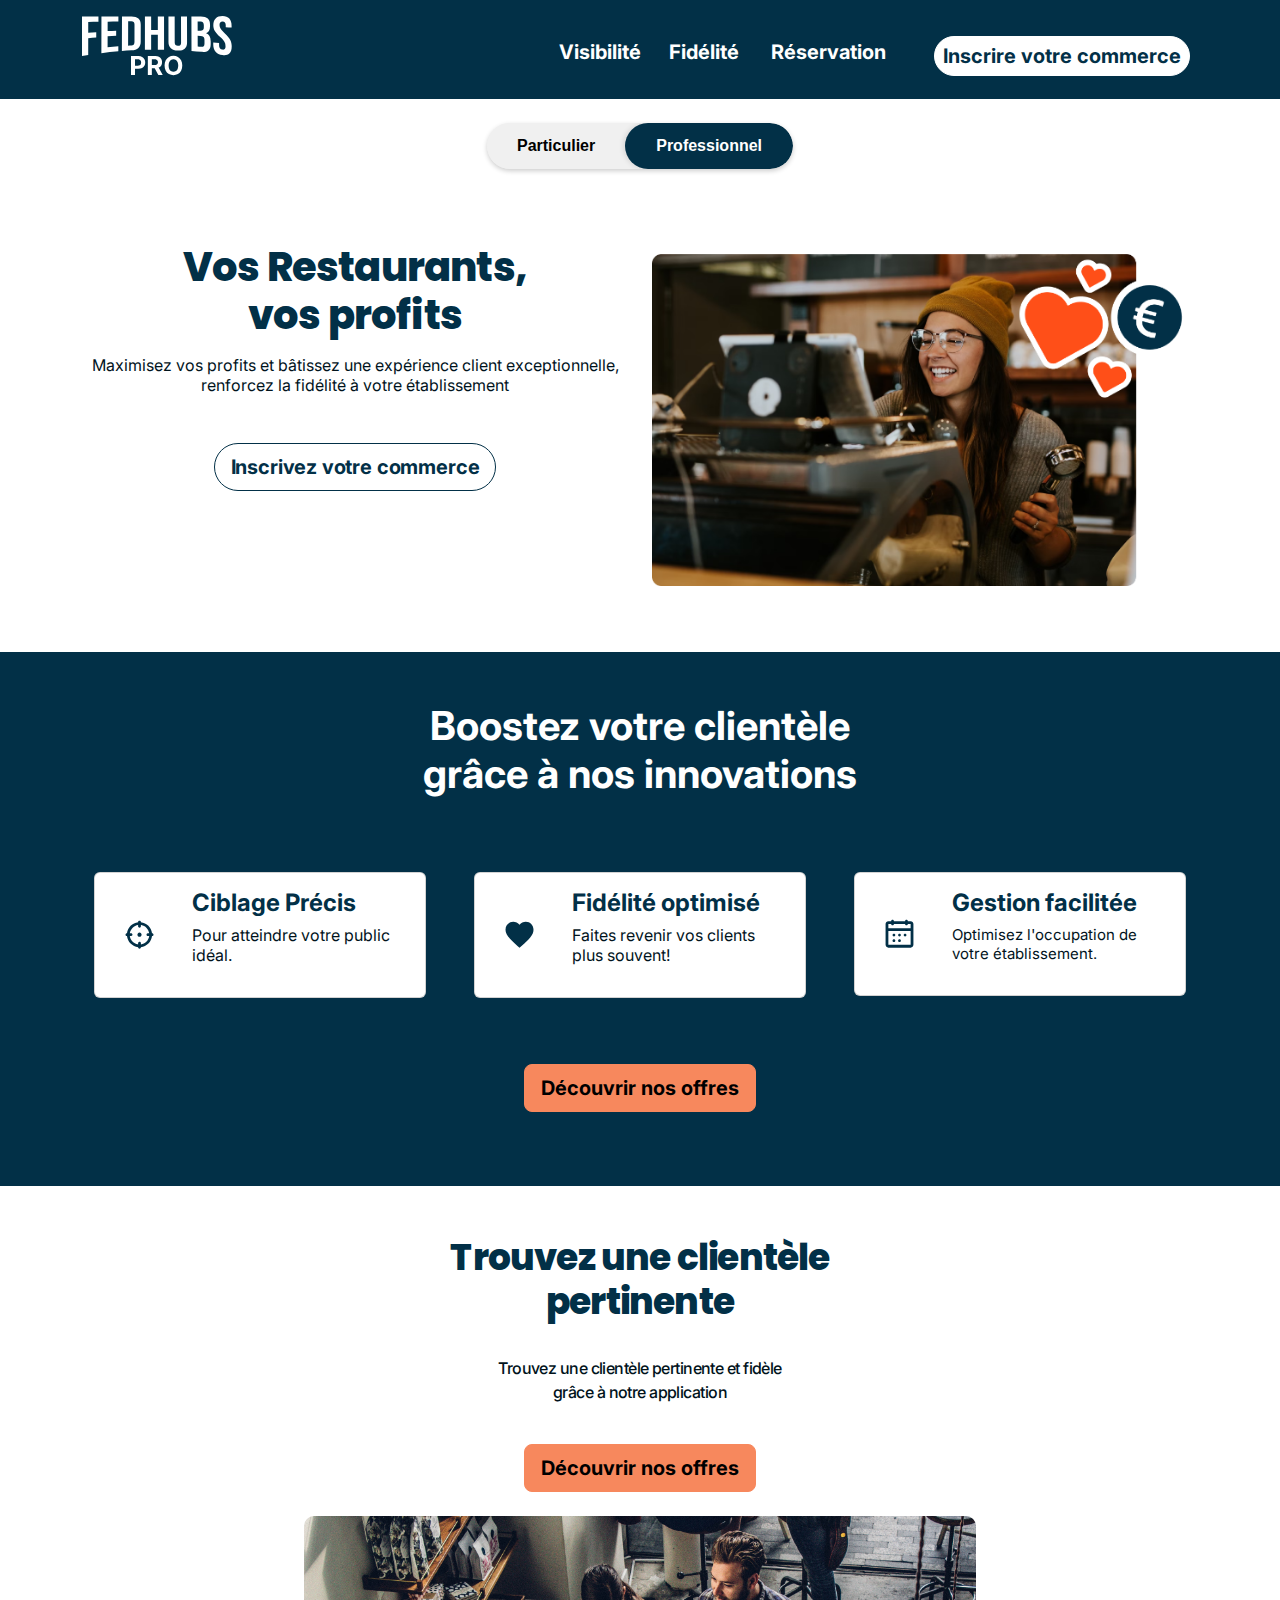
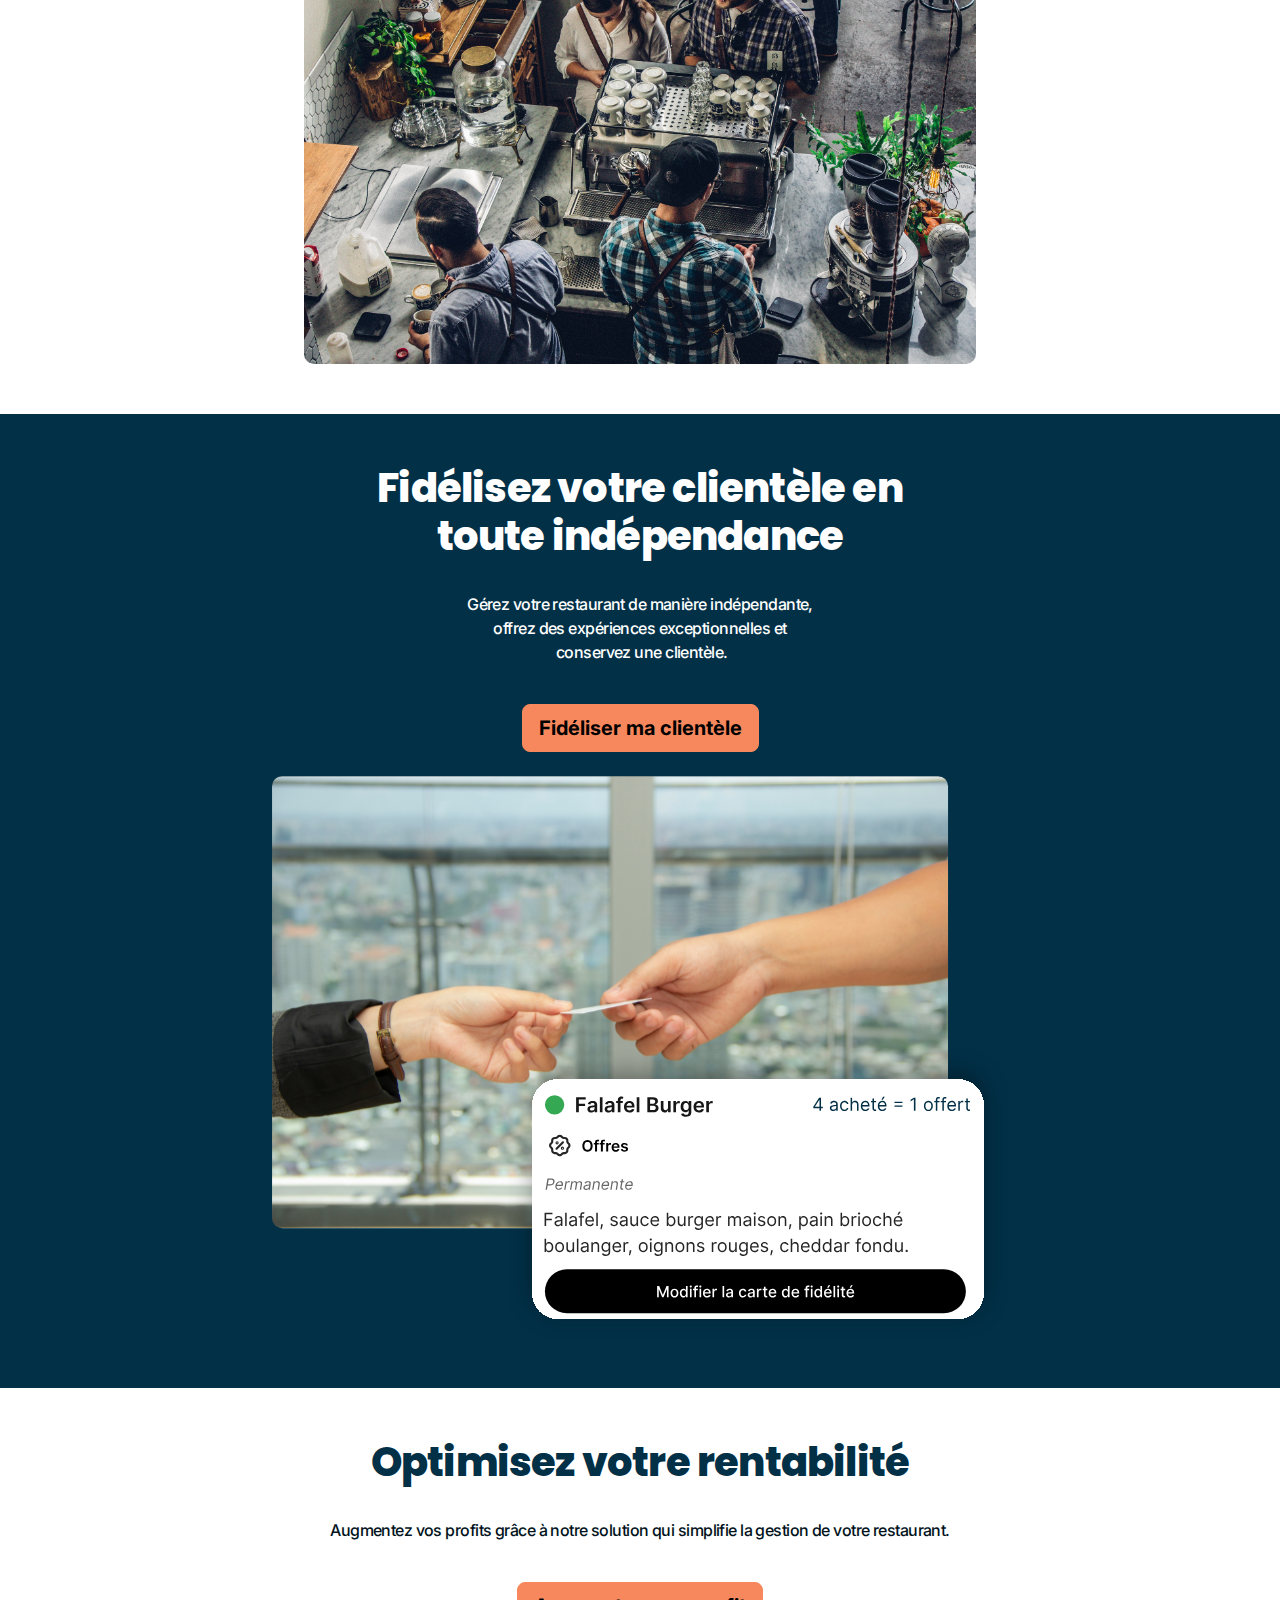
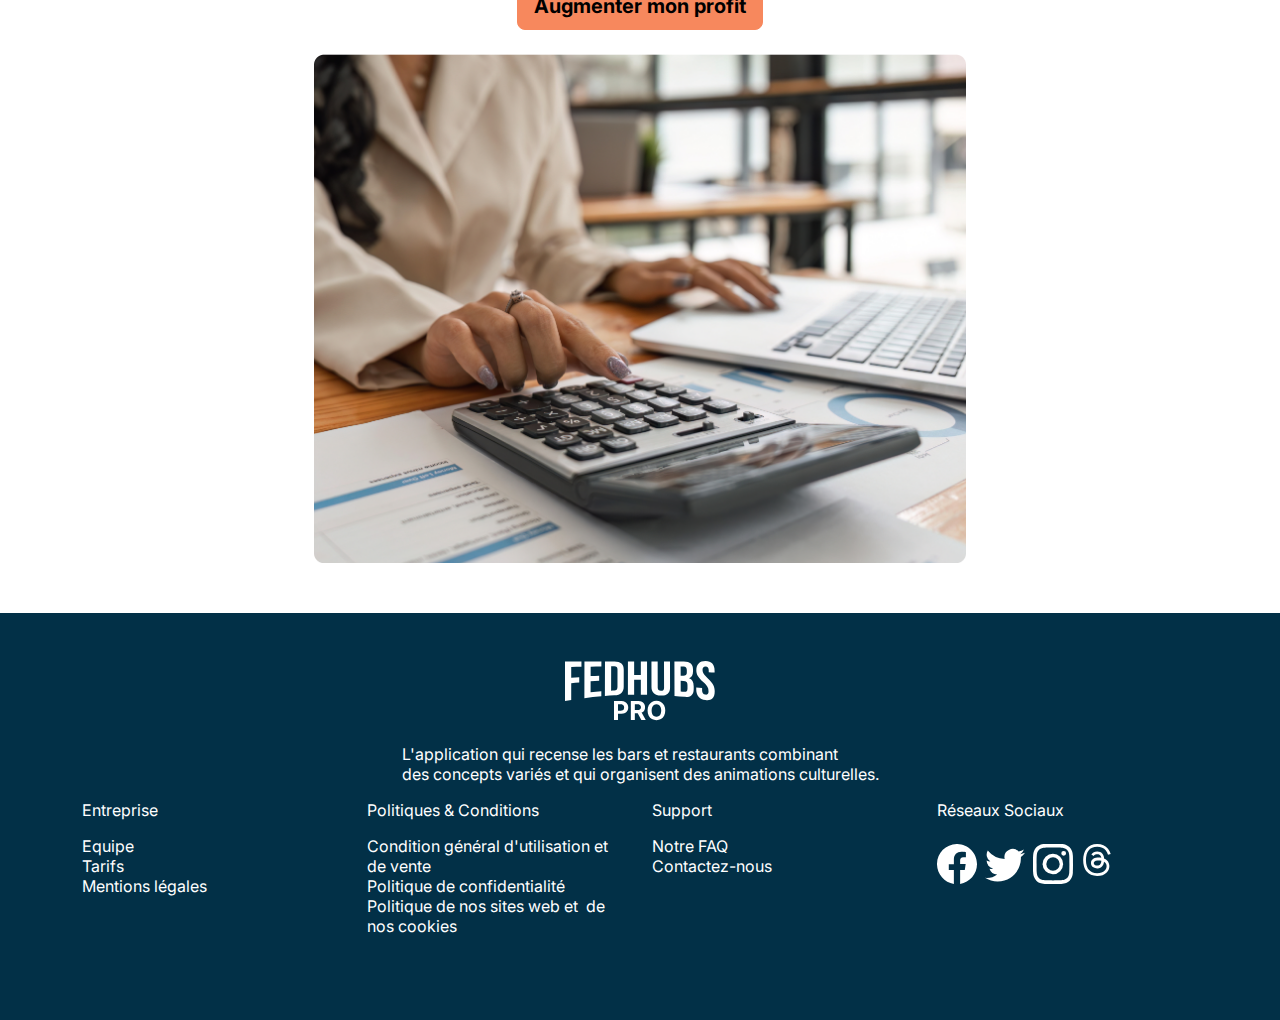
<file: index.html>
<!DOCTYPE html>
<html data-bs-theme="light" lang="en">

<head>
    <meta charset="utf-8">
    <meta name="viewport" content="width=device-width, initial-scale=1.0, shrink-to-fit=no">
    <title>fedhubs_pro_v1 (copy)</title>
    <meta name="theme-color" content="#f9ac8e">
    <script type="application/ld+json">
        {
            "@context": "http://schema.org",
            "@type": "WebSite",
            "name": "Fedhubs Pro",
            "url": "https://fedhubspro.bss.design/"
        }
    </script>
    <link rel="icon" type="image/svg+xml" sizes="491x132" href="assets/img/index/logo.svg">
    <link rel="icon" type="image/png" sizes="512x512" href="assets/img/image%201.png">
    <link rel="stylesheet" href="assets/bootstrap/css/bootstrap.min.css">
    <link rel="manifest" href="manifest.json" crossorigin="use-credentials">
    <link rel="stylesheet" href="https://fonts.googleapis.com/css?family=Inter&amp;display=swap">
    <link rel="stylesheet" href="https://fonts.googleapis.com/css?family=Poppins&amp;display=swap">
    <link rel="stylesheet" href="assets/css/bs-theme-overrides.css">
    <link rel="stylesheet" href="assets/css/styles.css">
    <link rel="stylesheet" href="assets/css/toogle_switch.css">
<meta name="description" content="Author: Deban, Category: Food" />
<meta property="title" content="Fedhubs" />
</head>

<body>
    <nav class="navbar navbar-expand-md bg-primary py-3" style="--bs-primary: #023047;--bs-primary-rgb: 2,48,71;background: #023047;">
        <div class="container"><a href="index.html"><img class="d-flex justify-content-center" src="assets/img/brand/logo_pro.svg" alt="logo_fedhubs_pro" width="150px" height="67px"></a><button data-bs-toggle="collapse" data-bs-target="#navcol" class="navbar-toggler"><span class="navbar-toggler-icon"><svg xmlns="http://www.w3.org/2000/svg" width="1em" height="1em" fill="currentColor" viewBox="0 0 16 16" class="bi bi-list fs-1 text-light" aria-label="menu">
                        <path fill-rule="evenodd" d="M2.5 12a.5.5 0 0 1 .5-.5h10a.5.5 0 0 1 0 1H3a.5.5 0 0 1-.5-.5m0-4a.5.5 0 0 1 .5-.5h10a.5.5 0 0 1 0 1H3a.5.5 0 0 1-.5-.5m0-4a.5.5 0 0 1 .5-.5h10a.5.5 0 0 1 0 1H3a.5.5 0 0 1-.5-.5"></path>
                    </svg></span></button>
            <div class="collapse navbar-collapse" id="navcol" style="font-size: 20px;">
                <ul class="navbar-nav ms-auto align-items-md-center mb-2 mb-lg-0">
                    <li class="nav-item mx-2" style="color: var(--bs-light);"><a class="nav-link d-flex justify-content-center" href="visibility.html" style="color: var(--bs-light);padding-top: 13px;padding-right: 12px;">Visibilité</a></li>
                    <li class="nav-item" style="color: var(--bs-light);margin-top: 5px;"><a class="nav-link d-flex justify-content-center me-3" href="loyalty.html" style="color: var(--bs-light);">Fidélité</a></li>
                    <li class="nav-item mx-2" style="color: var(--bs-light);margin-top: 5px;"><a class="nav-link d-flex justify-content-center me-3" href="reservation.html" style="color: var(--bs-light);padding-left: 0px;">Réservation</a></li>
                    <li class="nav-item d-flex justify-content-center mx-2" style="color: var(--bs-light);margin-top: 10px;"><button class="btn btn-light btn-sm ms-md-2" role="button" type="button" style="border-radius: 100px;font-weight: bold;color: var(--bs-primary);font-size: 20px;margin-top: 2px;">Inscrire votre commerce</button></li>
                </ul>
            </div>
        </div>
    </nav>
    <div class="container d-flex d-md-flex justify-content-center justify-content-md-center my-4">
        <div class="row d-flex">
            <div class="col">
                <div class="toggle-switch btn-group btn-group-toggle" data-toggle="buttons"><input type="radio" autocomplete="off" id="particulier" name="options"><label class="form-label btn" for="particulier">Particulier</label><input type="radio" autocomplete="off" checked="" id="professionnel" name="options"><label class="form-label btn" for="professionnel">Professionnel</label></div>
            </div>
        </div>
    </div>
    <section class="container">
        <div class="row">
            <div class="col-auto text-center spacing_bottom col-12 col-md-6">
                <h1 class="text-start text-sm-center text-md-center text-lg-center text-xl-center text-xxl-center text-primary mb-3">Vos Restaurants, <br>vos profits</h1>
                <p class="text-start text-sm-center text-md-center text-lg-center text-xl-center text-xxl-center mb-5" style="color: var(--bs-primary-text-emphasis);">Maximisez vos profits et bâtissez une expérience client exceptionnelle,<br>renforcez la fidélité à votre établissement</p><button class="btn btn-outline-primary btn-lg justify-content-xxl-center btn-custom btn_desktop" id="btn_cta_mobile-1" type="button" style="border-radius: 26px;letter-spacing: -0.18px;font-weight: bold;">Inscrivez votre commerce</button>
            </div>
            <div class="col d-md-flex justify-content-md-center align-items-md-center mb-3"><img class="img-fluid" src="assets/img/profits.webp" width="636px" height="398px" alt="local_business_profit"></div>
            <div class="col-12 offset-0 offset-sm-0 text-center"><button class="btn btn-outline-primary btn-lg btn-custom btn_mobile" id="btn_cta_desktop-1" type="button" style="border-radius: 26px;letter-spacing: -0.18px;font-weight: bold;">Inscrivez votre commerce</button></div>
        </div>
    </section>
    <section class="bg-primary">
        <div class="container">
            <div class="row mb-3">
                <div class="col mb-3">
                    <h2 class="text-xxl-center text-light align_headlines" style="font-size: 40px;font-weight: bold;">Boostez votre clientèle <br>grâce à nos innovations</h2>
                </div>
            </div>
            <div class="row d-sm-flex justify-content-sm-center row_content_features">
                <div class="col d-flex col-12 col-sm-7 col-md-4 mb-3 col-pp">
                    <div class="container" style="max-height: none;">
                        <div class="card">
                            <div class="card-body d-flex d-xxl-flex align-items-center align-items-xxl-center" style="height: 124.797px;min-height: 103px;">
                                <div class="row">
                                    <div class="col-3 d-flex justify-content-center align-items-center"><img src="assets/img/icon/target.svg" alt="logo_target" width="29px" height="29px"></div>
                                    <div class="col-9">
                                        <div class="row">
                                            <div class="col-12">
                                                <h3 style="font-weight: bold;color: var(--bs-primary);font-size: 24px;">Ciblage Précis</h3>
                                            </div>
                                            <div class="col" style="color: var(--bs-primary);">
                                                <p style="color: var(--bs-primary-text-emphasis);">Pour atteindre votre public idéal.</p>
                                            </div>
                                        </div>
                                    </div>
                                </div>
                            </div>
                        </div>
                    </div>
                </div>
                <div class="col d-flex col-12 col-sm-7 col-md-4 mb-3 col-pp" style="color: var(--bs-primary);">
                    <div class="container" style="color: var(--bs-primary);">
                        <div class="card" style="color: var(--bs-primary);">
                            <div class="card-body d-flex d-xxl-flex align-items-center align-items-xxl-center" style="color: var(--bs-primary);">
                                <div class="row" style="color: var(--bs-primary);">
                                    <div class="col-3 d-flex justify-content-center align-items-center"><img src="assets/img/icon/heartfull.svg" style="color: var(--bs-primary);" alt="logo_heartfull" width="29px" height="29px"></div>
                                    <div class="col-9" style="color: var(--bs-primary);">
                                        <div class="row" style="color: var(--bs-primary);">
                                            <div class="col-12" style="color: var(--bs-primary);">
                                                <h3 style="font-weight: bold;color: var(--bs-primary);font-size: 24px;">Fidélité optimisé</h3>
                                            </div>
                                            <div class="col" style="color: var(--bs-primary);">
                                                <p style="color: var(--bs-primary-text-emphasis);">Faites revenir vos clients plus souvent!</p>
                                            </div>
                                        </div>
                                    </div>
                                </div>
                            </div>
                        </div>
                    </div>
                </div>
                <div class="col d-flex col-12 col-sm-7 col-md-4 mb-3 col-pp">
                    <div class="container">
                        <div class="card">
                            <div class="card-body d-flex d-lg-flex d-xxl-flex align-items-center align-items-lg-center align-items-xxl-center">
                                <div class="row">
                                    <div class="col-3 d-flex justify-content-center align-items-center"><img src="assets/img/icon/schedule.svg" style="color: var(--bs-primary);" alt="logo_schedule" width="29px" height="29px"></div>
                                    <div class="col-9">
                                        <div class="row">
                                            <div class="col-12" style="color: var(--bs-primary);">
                                                <h3 style="font-weight: bold;color: var(--bs-primary);font-size: 24px;">Gestion facilitée</h3>
                                            </div>
                                            <div class="col">
                                                <p style="font-size: 15px;color: var(--bs-primary-text-emphasis);">Optimisez l'occupation de votre établissement.</p>
                                            </div>
                                        </div>
                                    </div>
                                </div>
                            </div>
                        </div>
                    </div>
                </div>
            </div>
            <div class="row mb-4">
                <div class="col text-center d-sm-none d-md-none d-lg-inline"><a class="btn btn-secondary btn-lg d-none d-sm-none d-lg-inline-block d-xl-inline-block d-xxl-inline-block" role="button" style="font-weight: bold;" href="pricing.html">Découvrir nos offres</a></div>
            </div>
        </div>
    </section>
    <section class="container">
        <div class="row mb-4">
            <div class="col">
                <h1 class="text-primary align_headlines" style="font-size: 36px;line-height: 44px;color: var(--bs-primary);">Trouvez une clientèle <br>pertinente</h1>
            </div>
        </div>
        <div class="row mb-4">
            <div class="col">
                <p class="sub-headline align_headlines" style="font-size: 16px;line-height: 24px;color: var(--bs-primary-text-emphasis);">Trouvez une clientèle pertinente et fidèle <br>grâce à notre application</p>
            </div>
        </div>
        <div class="row mb-4">
            <div class="col text-center d-sm-flex justify-content-sm-start justify-content-md-center"><a class="btn btn-secondary btn-lg" role="button" style="font-weight: bold;" href="pricing.html">Découvrir nos offres</a></div>
        </div>
        <div class="row">
            <div class="col text-center"><img class="img-fluid" src="assets/img/restaurant.webp" style="border-radius: 10px;" alt="img_restaurant" loading="lazy" width="672px" height="448px"></div>
        </div>
    </section>
    <section class="bg-primary">
        <div class="container">
            <div class="row mb-4">
                <div class="col">
                    <h1 class="text-light align_headlines">Fidélisez votre clientèle en <br>toute indépendance</h1>
                </div>
            </div>
            <div class="row text-center text-light mb-4">
                <div class="col text-center text-light">
                    <p class="text-light sub-headline align_headlines" style="font-size: 16px;line-height: 24px;">Gérez votre restaurant de manière indépendante,<br>offrez des expériences exceptionnelles et<br>&nbsp;conservez une clientèle.</p>
                </div>
            </div>
            <div class="row mb-4">
                <div class="col text-center d-sm-flex justify-content-sm-start justify-content-md-center"><a class="btn btn-secondary btn-lg" role="button" style="font-weight: bold;" href="loyalty.html">Fidéliser ma clientèle</a></div>
            </div>
            <div class="row">
                <div class="col text-center"><img class="img-fluid" src="assets/img/Group%2039537.svg" alt="Buy_4_get_1_free" width="736" height="562"></div>
            </div>
        </div>
    </section>
    <section class="container">
        <div class="row">
            <div class="col mb-4">
                <h1 class="text-primary align_headlines">Optimisez votre rentabilité</h1>
            </div>
        </div>
        <div class="row mb-4">
            <div class="col">
                <p class="sub-headline align_headlines" style="line-height: 24px;font-size: 16px;color: var(--bs-primary-text-emphasis);">Augmentez vos profits grâce à notre solution qui simplifie la gestion de votre restaurant.</p>
            </div>
        </div>
        <div class="row mb-4">
            <div class="col text-center d-sm-flex justify-content-sm-start justify-content-md-center"><a class="btn btn-secondary btn-lg" role="button" style="font-weight: bold;" href="reservation.html">Augmenter mon profit</a></div>
        </div>
        <div class="row">
            <div class="col text-center"><img class="img-fluid" src="assets/img/acconted.webp" alt="img_calculator" width="652px" height="508px"></div>
        </div>
    </section>
    <footer class="bg-primary" style="background: #023047;">
        <div class="container py-4 py-lg-5">
            <div class="row">
                <div class="col d-xxl-flex justify-content-xxl-center"><a class="navbar-brand d-flex justify-content-start align-items-center justify-content-sm-start justify-content-md-center justify-content-lg-center mb-3" href="#"><span class="d-flex justify-content-center"><img class="d-flex align-items-start" src="assets/img/brand/logo_pro.svg" alt="logo_fedhubs_pro" width="150px" height="67px"></span></a></div>
            </div>
            <div class="row">
                <div class="col d-lg-flex justify-content-center">
                    <p class="text-light d-xxl-flex justify-content-xxl-center align-items-xxl-center">L'application qui recense les bars et restaurants combinant <br>des concepts variés et qui organisent des animations culturelles.</p>
                </div>
            </div>
            <div class="row text-light justify-content-center">
                <div class="col-sm-4 col-md-3 text-lg-start text-light d-flex flex-column item">
                    <p class="text-light">Entreprise</p>
                    <ul class="list-unstyled text-light">
                        <li class="text-light"><a class="link-light no-underline" href="team.html">Equipe</a></li>
                        <li class="text-light"><a class="link-light no-underline" href="pricing.html">Tarifs</a></li>
                        <li class="text-light"><a class="link-light no-underline" href="mentions_legales.html">Mentions légales</a></li>
                    </ul>
                </div>
                <div class="col-sm-4 col-md-3 text-lg-start text-light d-flex flex-column item">
                    <p class="text-light">Politiques &amp; Conditions</p>
                    <ul class="list-unstyled text-light">
                        <li class="text-light"><a class="link-light no-underline" href="cgu.html">Condition général d'utilisation et de vente</a></li>
                        <li class="text-light"><a class="link-light no-underline" href="confidential1.html">Politique de confidentialité</a></li>
                        <li class="text-light"><a class="link-light no-underline" href="political-cookies1.html">Politique de nos sites web et&nbsp; de nos cookies<br><br></a></li>
                    </ul>
                </div>
                <div class="col-sm-4 col-md-3 text-lg-start text-light d-flex flex-column item">
                    <p class="text-light">Support</p>
                    <ul class="list-unstyled text-light">
                        <li class="text-light"><a class="link-light no-underline" href="faq.html">Notre FAQ</a></li>
                        <li class="text-light"><a class="link-light no-underline" href="#">Contactez-nous</a></li>
                    </ul>
                </div>
                <div class="col-lg-3 text-lg-start text-light d-flex flex-column order-last align-items-lg-start order-lg-last item social">
                    <div class="text-light d-flex align-items-center justify-content-md-center mb-2">
                        <p class="text-light">Réseaux Sociaux</p>
                    </div>
                    <ul class="list-inline text-light d-md-flex justify-content-md-center mb-0" style="max-width: auto;">
                        <li class="list-inline-item list-inline-item"><svg class="bi bi-facebook fs-1" xmlns="http://www.w3.org/2000/svg" width="1em" height="1em" fill="currentColor" viewbox="0 0 16 16"><path d="M16 8.049c0-4.446-3.582-8.05-8-8.05C3.58 0-.002 3.603-.002 8.05c0 4.017 2.926 7.347 6.75 7.951v-5.625h-2.03V8.05H6.75V6.275c0-2.017 1.195-3.131 3.022-3.131.876 0 1.791.157 1.791.157v1.98h-1.009c-.993 0-1.303.621-1.303 1.258v1.51h2.218l-.354 2.326H9.25V16c3.824-.604 6.75-3.934 6.75-7.951"></path></svg></li>
                        <li class="list-inline-item list-inline-item"><svg class="bi bi-linkedin fs-1" xmlns="http://www.w3.org/2000/svg" width="1em" height="1em" fill="currentColor" viewbox="0 0 16 16"><path d="M5.026 15c6.038 0 9.341-5.003 9.341-9.334 0-.14 0-.282-.006-.422A6.685 6.685 0 0 0 16 3.542a6.658 6.658 0 0 1-1.889.518 3.301 3.301 0 0 0 1.447-1.817 6.533 6.533 0 0 1-2.087.793A3.286 3.286 0 0 0 7.875 6.03a9.325 9.325 0 0 1-6.767-3.429 3.289 3.289 0 0 0 1.018 4.382A3.323 3.323 0 0 1 .64 6.575v.045a3.288 3.288 0 0 0 2.632 3.218 3.203 3.203 0 0 1-.865.115 3.23 3.23 0 0 1-.614-.057 3.283 3.283 0 0 0 3.067 2.277A6.588 6.588 0 0 1 .78 13.58a6.32 6.32 0 0 1-.78-.045A9.344 9.344 0 0 0 5.026 15"></path></svg></li>
                        <li class="list-inline-item list-inline-item"><svg class="bi bi-instagram fs-1" xmlns="http://www.w3.org/2000/svg" width="1em" height="1em" fill="currentColor" viewbox="0 0 16 16"><path d="M8 0C5.829 0 5.556.01 4.703.048 3.85.088 3.269.222 2.76.42a3.917 3.917 0 0 0-1.417.923A3.927 3.927 0 0 0 .42 2.76C.222 3.268.087 3.85.048 4.7.01 5.555 0 5.827 0 8.001c0 2.172.01 2.444.048 3.297.04.852.174 1.433.372 1.942.205.526.478.972.923 1.417.444.445.89.719 1.416.923.51.198 1.09.333 1.942.372C5.555 15.99 5.827 16 8 16s2.444-.01 3.298-.048c.851-.04 1.434-.174 1.943-.372a3.916 3.916 0 0 0 1.416-.923c.445-.445.718-.891.923-1.417.197-.509.332-1.09.372-1.942C15.99 10.445 16 10.173 16 8s-.01-2.445-.048-3.299c-.04-.851-.175-1.433-.372-1.941a3.926 3.926 0 0 0-.923-1.417A3.911 3.911 0 0 0 13.24.42c-.51-.198-1.092-.333-1.943-.372C10.443.01 10.172 0 7.998 0h.003zm-.717 1.442h.718c2.136 0 2.389.007 3.232.046.78.035 1.204.166 1.486.275.373.145.64.319.92.599.28.28.453.546.598.92.11.281.24.705.275 1.485.039.843.047 1.096.047 3.231s-.008 2.389-.047 3.232c-.035.78-.166 1.203-.275 1.485a2.47 2.47 0 0 1-.599.919c-.28.28-.546.453-.92.598-.28.11-.704.24-1.485.276-.843.038-1.096.047-3.232.047s-2.39-.009-3.233-.047c-.78-.036-1.203-.166-1.485-.276a2.478 2.478 0 0 1-.92-.598 2.48 2.48 0 0 1-.6-.92c-.109-.281-.24-.705-.275-1.485-.038-.843-.046-1.096-.046-3.233 0-2.136.008-2.388.046-3.231.036-.78.166-1.204.276-1.486.145-.373.319-.64.599-.92.28-.28.546-.453.92-.598.282-.11.705-.24 1.485-.276.738-.034 1.024-.044 2.515-.045v.002zm4.988 1.328a.96.96 0 1 0 0 1.92.96.96 0 0 0 0-1.92zm-4.27 1.122a4.109 4.109 0 1 0 0 8.217 4.109 4.109 0 0 0 0-8.217zm0 1.441a2.667 2.667 0 1 1 0 5.334 2.667 2.667 0 0 1 0-5.334"></path></svg></li>
                        <li class="list-inline-item list-inline-item"><svg aria-label="Threads" class="x1ypdohk x13dflua x11xpdln xk4oym4 xus2keu" fill="var(--bs-light)" height="2em" role="img" viewBox="0 0 192 192" width="100%" xmlns="http://www.w3.org/2000/svg"><path d="M141.537 88.9883C140.71 88.5919 139.87 88.2104 139.019 87.8451C137.537 60.5382 122.616 44.905 97.5619 44.745C97.4484 44.7443 97.3355 44.7443 97.222 44.7443C82.2364 44.7443 69.7731 51.1409 62.102 62.7807L75.881 72.2328C81.6116 63.5383 90.6052 61.6848 97.2286 61.6848C97.3051 61.6848 97.3819 61.6848 97.4576 61.6855C105.707 61.7381 111.932 64.1366 115.961 68.814C118.893 72.2193 120.854 76.925 121.825 82.8638C114.511 81.6207 106.601 81.2385 98.145 81.7233C74.3247 83.0954 59.0111 96.9879 60.0396 116.292C60.5615 126.084 65.4397 134.508 73.775 140.011C80.8224 144.663 89.899 146.938 99.3323 146.423C111.79 145.74 121.563 140.987 128.381 132.296C133.559 125.696 136.834 117.143 138.28 106.366C144.217 109.949 148.617 114.664 151.047 120.332C155.179 129.967 155.42 145.8 142.501 158.708C131.182 170.016 117.576 174.908 97.0135 175.059C74.2042 174.89 56.9538 167.575 45.7381 153.317C35.2355 139.966 29.8077 120.682 29.6052 96C29.8077 71.3178 35.2355 52.0336 45.7381 38.6827C56.9538 24.4249 74.2039 17.11 97.0132 16.9405C119.988 17.1113 137.539 24.4614 149.184 38.788C154.894 45.8136 159.199 54.6488 162.037 64.9503L178.184 60.6422C174.744 47.9622 169.331 37.0357 161.965 27.974C147.036 9.60668 125.202 0.195148 97.0695 0H96.9569C68.8816 0.19447 47.2921 9.6418 32.7883 28.0793C19.8819 44.4864 13.2244 67.3157 13.0007 95.9325L13 96L13.0007 96.0675C13.2244 124.684 19.8819 147.514 32.7883 163.921C47.2921 182.358 68.8816 191.806 96.9569 192H97.0695C122.03 191.827 139.624 185.292 154.118 170.811C173.081 151.866 172.51 128.119 166.26 113.541C161.776 103.087 153.227 94.5962 141.537 88.9883ZM98.4405 129.507C88.0005 130.095 77.1544 125.409 76.6196 115.372C76.2232 107.93 81.9158 99.626 99.0812 98.6368C101.047 98.5234 102.976 98.468 104.871 98.468C111.106 98.468 116.939 99.0737 122.242 100.233C120.264 124.935 108.662 128.946 98.4405 129.507Z"></path></svg></li>
                    </ul>
                </div>
            </div>
        </div>
    </footer>
    <script src="assets/bootstrap/js/bootstrap.min.js"></script>
    <script src="assets/js/toogle_switch.js"></script>
</body>

</html>
</file>
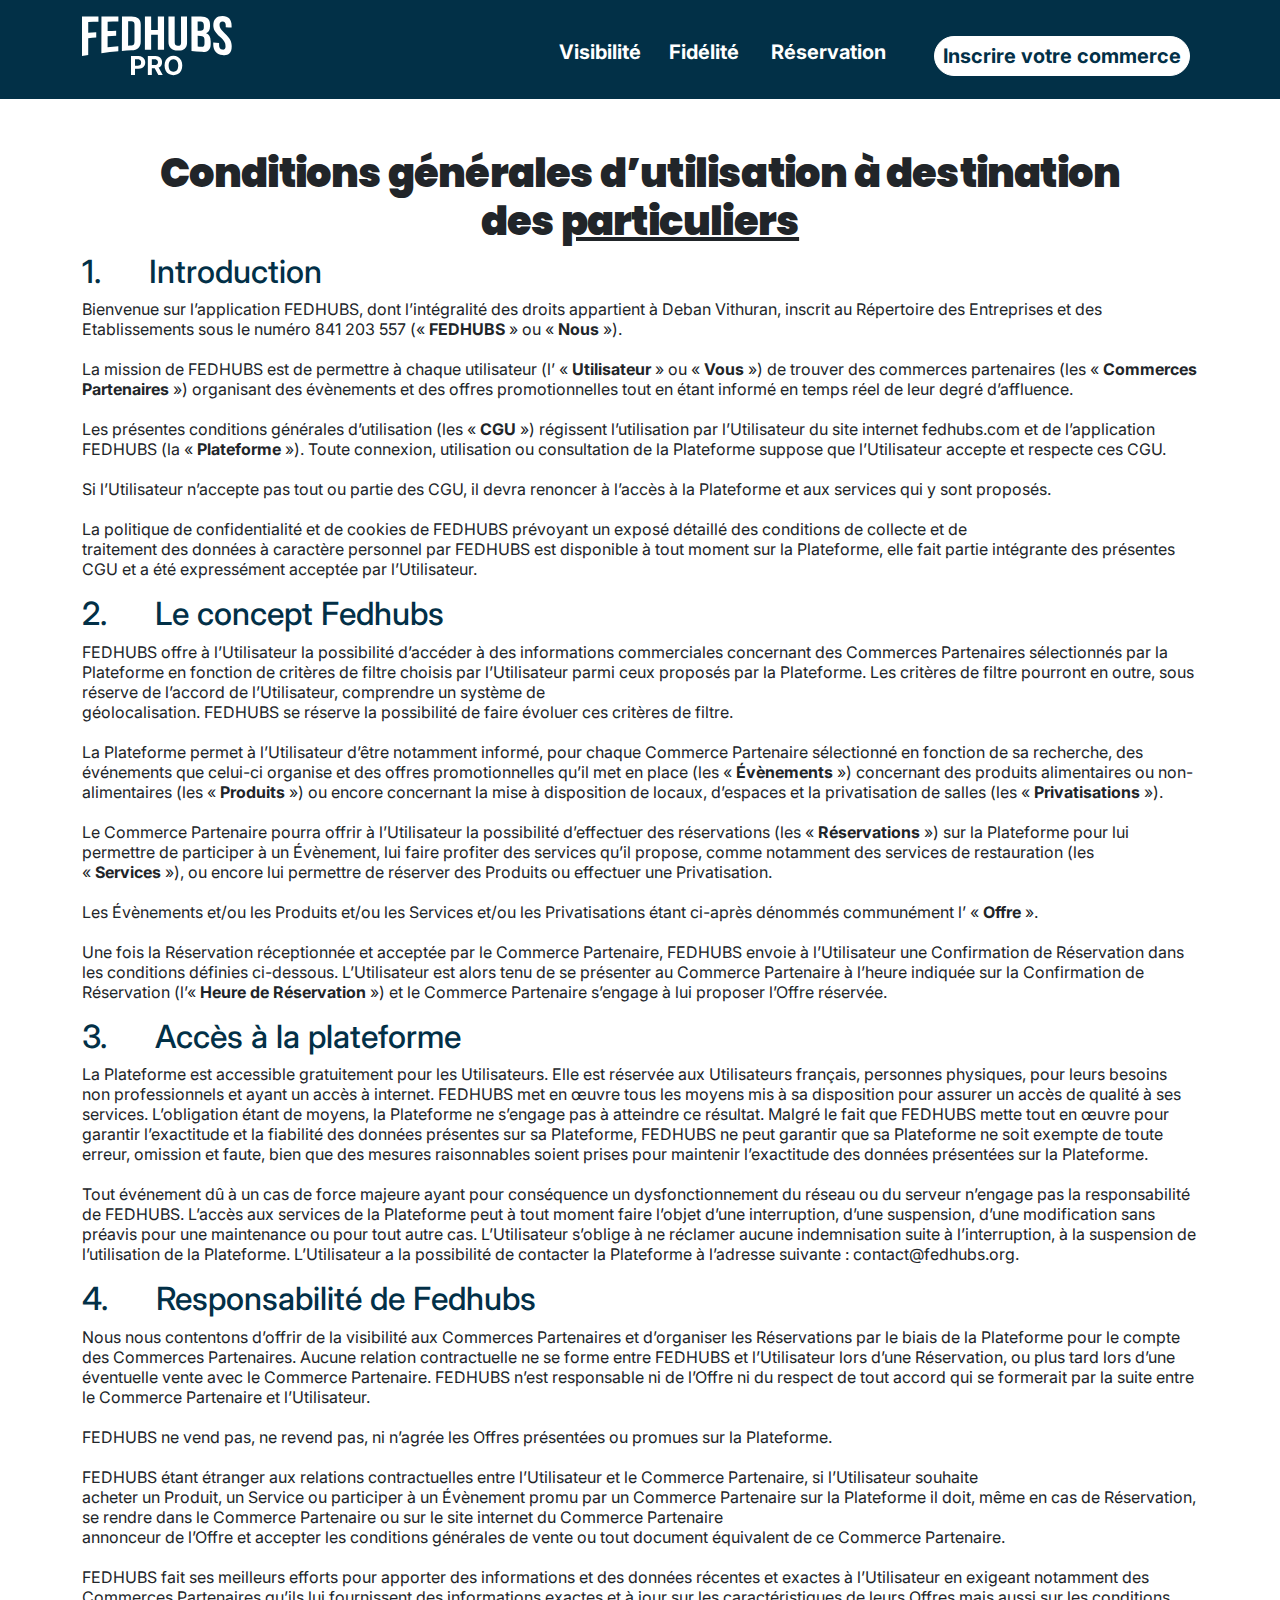
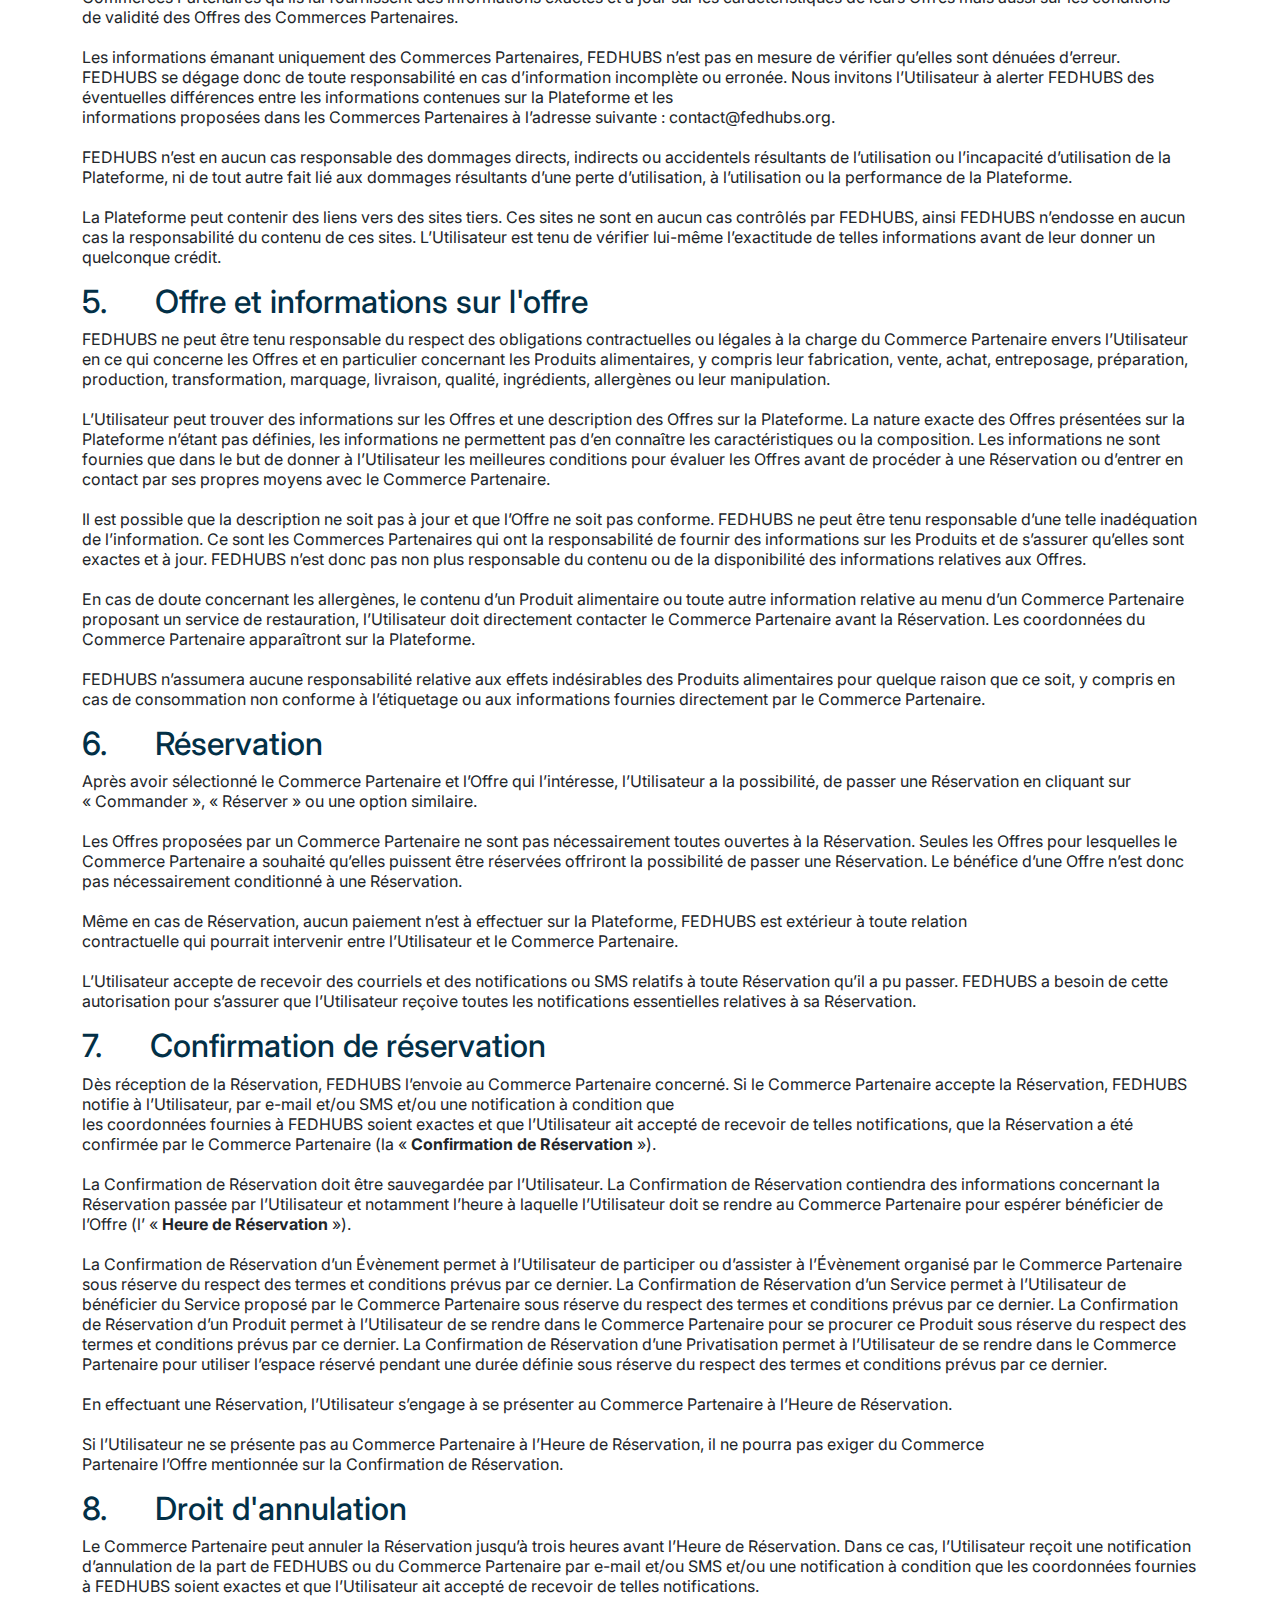
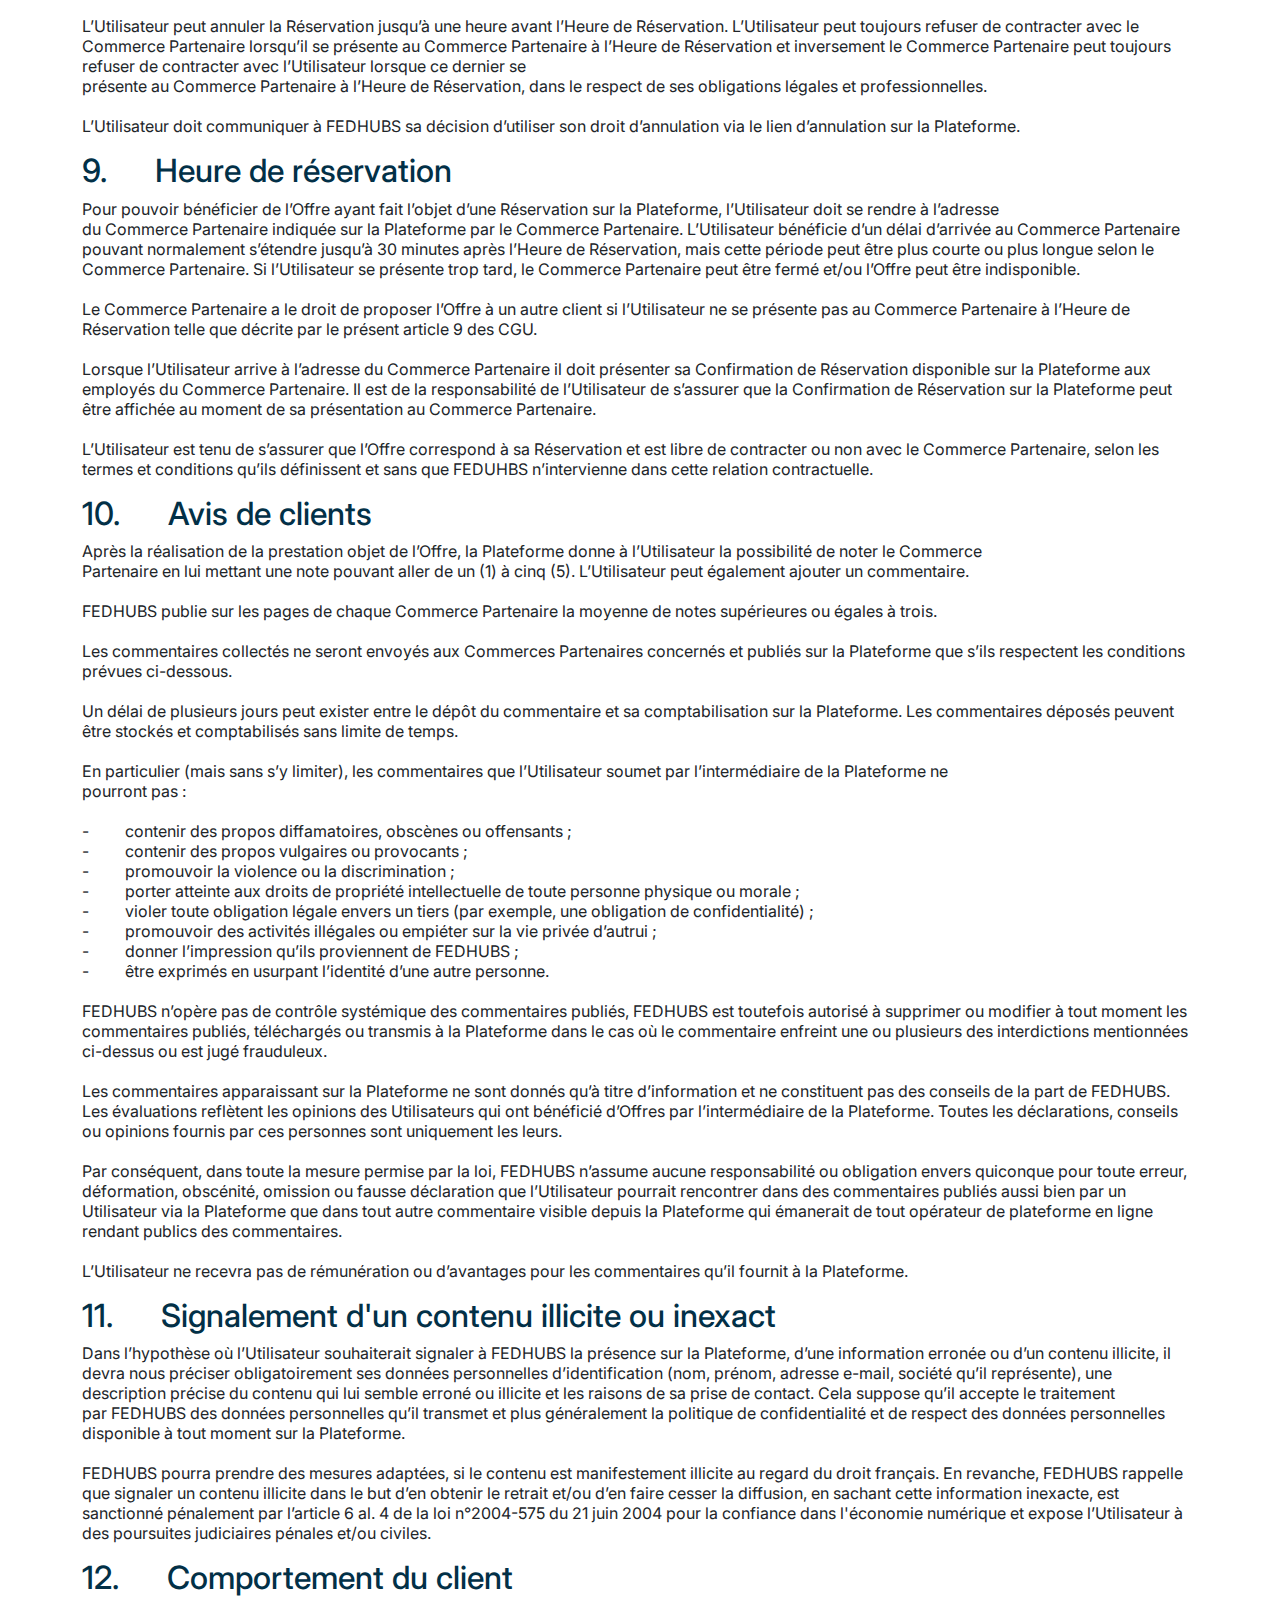
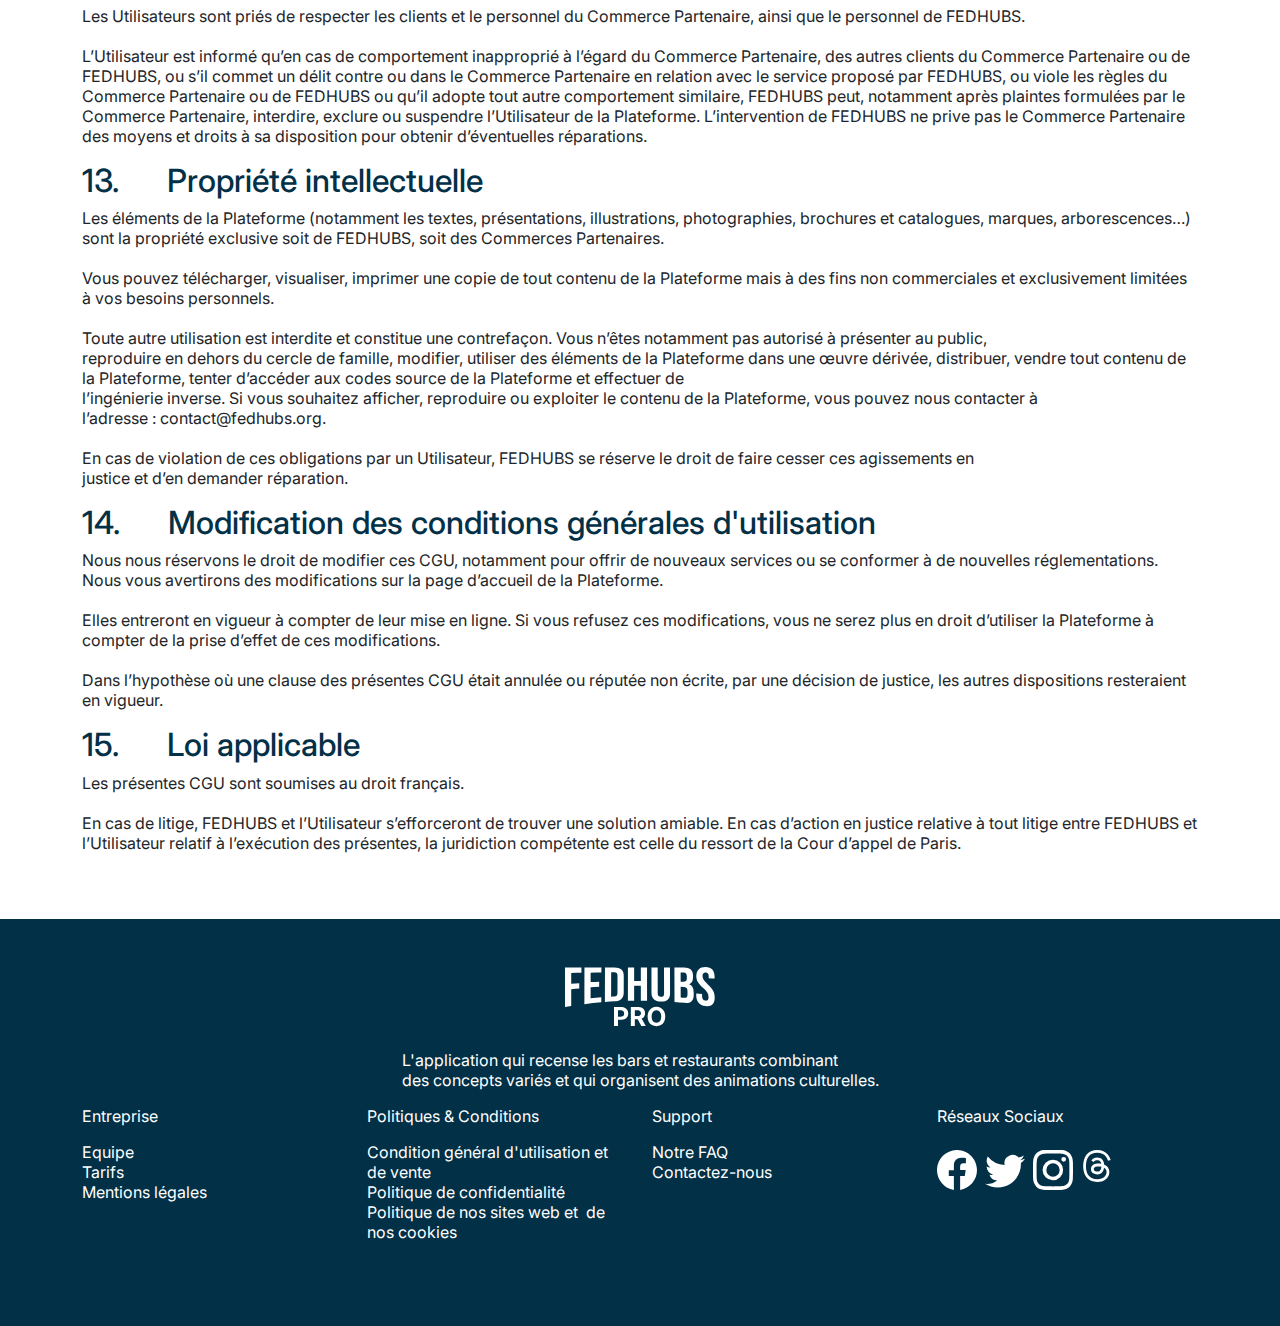
<file: cgu.html>
<!DOCTYPE html>
<html data-bs-theme="light" lang="en">

<head>
    <meta charset="utf-8">
    <meta name="viewport" content="width=device-width, initial-scale=1.0, shrink-to-fit=no">
    <title>fedhubs_pro_v1 (copy)</title>
    <meta name="theme-color" content="#f9ac8e">
    <link rel="icon" type="image/svg+xml" sizes="491x132" href="assets/img/index/logo.svg">
    <link rel="icon" type="image/png" sizes="512x512" href="assets/img/image%201.png">
    <link rel="stylesheet" href="assets/bootstrap/css/bootstrap.min.css">
    <link rel="manifest" href="manifest.json" crossorigin="use-credentials">
    <link rel="stylesheet" href="https://fonts.googleapis.com/css?family=Inter&amp;display=swap">
    <link rel="stylesheet" href="https://fonts.googleapis.com/css?family=Poppins&amp;display=swap">
    <link rel="stylesheet" href="assets/css/bs-theme-overrides.css">
    <link rel="stylesheet" href="assets/css/styles.css">
    <link rel="stylesheet" href="assets/css/toogle_switch.css">
</head>

<body>
    <nav class="navbar navbar-expand-md bg-primary py-3" style="--bs-primary: #023047;--bs-primary-rgb: 2,48,71;background: #023047;">
        <div class="container"><a href="index.html"><img class="d-flex justify-content-center" src="assets/img/brand/logo_pro.svg" alt="logo_fedhubs_pro" width="150px" height="67px"></a><button data-bs-toggle="collapse" data-bs-target="#navcol" class="navbar-toggler"><span class="navbar-toggler-icon"><svg xmlns="http://www.w3.org/2000/svg" width="1em" height="1em" fill="currentColor" viewBox="0 0 16 16" class="bi bi-list fs-1 text-light" aria-label="menu">
                        <path fill-rule="evenodd" d="M2.5 12a.5.5 0 0 1 .5-.5h10a.5.5 0 0 1 0 1H3a.5.5 0 0 1-.5-.5m0-4a.5.5 0 0 1 .5-.5h10a.5.5 0 0 1 0 1H3a.5.5 0 0 1-.5-.5m0-4a.5.5 0 0 1 .5-.5h10a.5.5 0 0 1 0 1H3a.5.5 0 0 1-.5-.5"></path>
                    </svg></span></button>
            <div class="collapse navbar-collapse" id="navcol" style="font-size: 20px;">
                <ul class="navbar-nav ms-auto align-items-md-center mb-2 mb-lg-0">
                    <li class="nav-item mx-2" style="color: var(--bs-light);"><a class="nav-link d-flex justify-content-center" href="visibility.html" style="color: var(--bs-light);padding-top: 13px;padding-right: 12px;">Visibilité</a></li>
                    <li class="nav-item" style="color: var(--bs-light);margin-top: 5px;"><a class="nav-link d-flex justify-content-center me-3" href="loyalty.html" style="color: var(--bs-light);">Fidélité</a></li>
                    <li class="nav-item mx-2" style="color: var(--bs-light);margin-top: 5px;"><a class="nav-link d-flex justify-content-center me-3" href="reservation.html" style="color: var(--bs-light);padding-left: 0px;">Réservation</a></li>
                    <li class="nav-item d-flex justify-content-center mx-2" style="color: var(--bs-light);margin-top: 10px;"><button class="btn btn-light btn-sm ms-md-2" role="button" type="button" style="border-radius: 100px;font-weight: bold;color: var(--bs-primary);font-size: 20px;margin-top: 2px;">Inscrire votre commerce</button></li>
                </ul>
            </div>
        </div>
    </nav>
    <section class="container">
        <div class="row">
            <div class="col text-center">
                <h1 class="text-break"><strong><span style="color: rgb(33, 37, 41);">Conditions&nbsp;générales d’utilisation à destination des&nbsp;</span><span style="text-decoration: underline; color: rgb(33, 37, 41);">particuliers</span></strong></h1>
            </div>
        </div>
        <div class="row">
            <div class="col">
                <h2>1.&nbsp; &nbsp; &nbsp; Introduction&nbsp; &nbsp;</h2>
                <p style="color: var(--bs-primary-text-emphasis);"><span style="color: rgb(33, 37, 41);">Bienvenue sur l’application FEDHUBS, dont l’intégralité des droits appartient à Deban Vithuran, inscrit au Répertoire des Entreprises et des Etablissements sous le numéro 841&nbsp;203&nbsp;557 («&nbsp;</span><strong><span style="color: rgb(33, 37, 41);">FEDHUBS&nbsp;</span></strong><span style="color: rgb(33, 37, 41);">» ou «&nbsp;</span><strong><span style="color: rgb(33, 37, 41);">Nous&nbsp;</span></strong><span style="color: rgb(33, 37, 41);">»).</span><br><br><span style="color: rgb(33, 37, 41);">La mission de FEDHUBS est de permettre à chaque utilisateur (l’ «&nbsp;</span><strong><span style="color: rgb(33, 37, 41);">Utilisateur</span></strong><span style="color: rgb(33, 37, 41);">&nbsp;» ou «&nbsp;</span><strong><span style="color: rgb(33, 37, 41);">Vous</span></strong><span style="color: rgb(33, 37, 41);">&nbsp;») de trouver des commerces partenaires (les «&nbsp;</span><strong><span style="color: rgb(33, 37, 41);">Commerces Partenaires&nbsp;</span></strong><span style="color: rgb(33, 37, 41);">») organisant des évènements et des offres promotionnelles tout en étant informé en temps réel de leur degré d’affluence.</span><br><br><span style="color: rgb(33, 37, 41);">Les présentes conditions générales d’utilisation (les «&nbsp;</span><strong><span style="color: rgb(33, 37, 41);">CGU&nbsp;</span></strong><span style="color: rgb(33, 37, 41);">») régissent l’utilisation par l’Utilisateur du site internet fedhubs.com et de l’application FEDHUBS (la «&nbsp;</span><strong><span style="color: rgb(33, 37, 41);">Plateforme&nbsp;</span></strong><span style="color: rgb(33, 37, 41);">»). Toute connexion, utilisation ou consultation de la Plateforme suppose que l’Utilisateur accepte et respecte ces CGU.</span><br><br><span style="color: rgb(33, 37, 41);">Si l’Utilisateur n’accepte pas tout ou partie des CGU, il devra renoncer à l’accès à la Plateforme et aux services qui y sont proposés.</span><br><br><span style="color: rgb(33, 37, 41);">La politique de confidentialité et de cookies de FEDHUBS prévoyant un exposé détaillé des conditions de collecte et de</span><br><span style="color: rgb(33, 37, 41);">traitement des données à caractère personnel par FEDHUBS est disponible à tout moment sur la Plateforme, elle fait partie intégrante des présentes CGU et a été expressément acceptée par l’Utilisateur.</span></p>
                <h2>2.&nbsp; &nbsp; &nbsp; Le concept Fedhubs&nbsp;&nbsp;</h2>
                <p style="color: var(--bs-primary-text-emphasis);"><span style="color: rgb(33, 37, 41);">FEDHUBS offre à l’Utilisateur la possibilité d’accéder à des informations commerciales concernant des Commerces Partenaires sélectionnés par la Plateforme en fonction de critères de filtre choisis par l’Utilisateur parmi ceux proposés par la Plateforme. Les critères de filtre pourront en outre, sous réserve de l’accord de l’Utilisateur, comprendre un système de</span><br><span style="color: rgb(33, 37, 41);">géolocalisation. FEDHUBS se réserve la possibilité de faire évoluer ces critères de filtre.</span><br><br><span style="color: rgb(33, 37, 41);">La Plateforme permet à l’Utilisateur d’être notamment informé, pour chaque Commerce Partenaire sélectionné en fonction de sa recherche, des événements que celui-ci organise et des offres promotionnelles qu’il met en place (les «&nbsp;</span><strong><span style="color: rgb(33, 37, 41);">Évènements</span></strong><span style="color: rgb(33, 37, 41);">&nbsp;») concernant des produits alimentaires ou non-alimentaires (les «&nbsp;</span><strong><span style="color: rgb(33, 37, 41);">Produits</span></strong><span style="color: rgb(33, 37, 41);">&nbsp;») ou encore concernant la mise à disposition de locaux, d’espaces et la privatisation de salles (les «&nbsp;</span><strong><span style="color: rgb(33, 37, 41);">Privatisations&nbsp;</span></strong><span style="color: rgb(33, 37, 41);">»).</span><br><br><span style="color: rgb(33, 37, 41);">Le Commerce Partenaire pourra offrir à l’Utilisateur la possibilité d’effectuer des réservations (les «&nbsp;</span><strong><span style="color: rgb(33, 37, 41);">Réservations&nbsp;</span></strong><span style="color: rgb(33, 37, 41);">») sur la Plateforme pour lui permettre de participer à un Évènement, lui faire profiter des services qu’il propose, comme notamment des services de restauration (les «&nbsp;</span><strong><span style="color: rgb(33, 37, 41);">Services</span></strong><span style="color: rgb(33, 37, 41);">&nbsp;»), ou encore lui permettre de réserver des Produits ou effectuer une Privatisation.</span><br><br><span style="color: rgb(33, 37, 41);">Les Évènements et/ou les Produits et/ou les Services et/ou les Privatisations étant ci-après dénommés communément l’&nbsp;«&nbsp;</span><strong><span style="color: rgb(33, 37, 41);">Offre</span></strong><span style="color: rgb(33, 37, 41);">&nbsp;».</span><br><br><span style="color: rgb(33, 37, 41);">Une fois la Réservation réceptionnée et acceptée par le Commerce Partenaire, FEDHUBS envoie à l’Utilisateur une Confirmation de Réservation dans les conditions définies ci-dessous. L’Utilisateur est alors tenu de se présenter au Commerce Partenaire à l’heure indiquée sur la Confirmation de Réservation (l’«&nbsp;</span><strong><span style="color: rgb(33, 37, 41);">Heure de Réservation</span></strong><span style="color: rgb(33, 37, 41);">&nbsp;») et le Commerce Partenaire s’engage à lui proposer l’Offre réservée.</span></p>
                <h2>3.&nbsp; &nbsp; &nbsp; Accès à la plateforme&nbsp; &nbsp;</h2>
                <p style="color: var(--bs-primary-text-emphasis);"><span style="color: rgb(33, 37, 41);">La Plateforme est accessible gratuitement pour les Utilisateurs. Elle est réservée aux Utilisateurs français, personnes physiques, pour leurs besoins non professionnels et ayant un accès à internet. FEDHUBS met en œuvre tous les moyens mis à sa disposition pour assurer un accès de qualité à ses services. L’obligation étant de moyens, la Plateforme ne s’engage pas à atteindre ce résultat. Malgré le fait que FEDHUBS mette tout en œuvre pour garantir l’exactitude et la fiabilité des données présentes sur sa Plateforme, FEDHUBS ne peut garantir que sa Plateforme ne soit exempte de toute erreur, omission et faute, bien que des mesures raisonnables soient prises pour maintenir l’exactitude des données présentées sur la Plateforme.</span><br><br><span style="color: rgb(33, 37, 41);">Tout événement dû à un cas de force majeure ayant pour conséquence un dysfonctionnement du réseau ou du serveur n’engage pas la responsabilité de FEDHUBS. L’accès aux services de la Plateforme peut à tout moment faire l’objet d’une interruption, d’une suspension, d’une modification sans préavis pour une maintenance ou pour tout autre cas. L’Utilisateur s’oblige à ne réclamer aucune indemnisation suite à l’interruption, à la suspension de l’utilisation de la Plateforme. L’Utilisateur a la possibilité de contacter la Plateforme à l’adresse suivante&nbsp;:&nbsp;contact@fedhubs.org.</span></p>
                <h2>4.&nbsp; &nbsp; &nbsp; Responsabilité de Fedhubs&nbsp; &nbsp;</h2>
                <p style="color: var(--bs-primary-text-emphasis);"><span style="color: rgb(33, 37, 41);">Nous nous contentons d’offrir de la visibilité aux Commerces Partenaires et d’organiser les Réservations par le biais de la Plateforme pour le compte des Commerces Partenaires. Aucune relation contractuelle ne se forme entre FEDHUBS et l’Utilisateur lors d’une Réservation, ou plus tard lors d’une éventuelle vente avec le Commerce Partenaire. FEDHUBS n’est responsable ni de l’Offre ni du respect de tout accord qui se formerait par la suite entre le Commerce Partenaire et l’Utilisateur.</span><br><br><span style="color: rgb(33, 37, 41);">FEDHUBS ne vend pas, ne revend pas, ni n’agrée les Offres présentées ou promues sur la Plateforme.</span><br><br><span style="color: rgb(33, 37, 41);">FEDHUBS étant étranger aux relations contractuelles entre l’Utilisateur et le Commerce Partenaire, si l’Utilisateur souhaite</span><br><span style="color: rgb(33, 37, 41);">acheter un Produit, un Service ou participer à un Évènement promu par un Commerce Partenaire sur la Plateforme il doit, même en cas de Réservation, se rendre dans le Commerce Partenaire ou sur le site internet du Commerce Partenaire</span><br><span style="color: rgb(33, 37, 41);">annonceur de l’Offre et accepter les conditions générales de vente ou tout document équivalent de ce Commerce Partenaire.</span><br><br><span style="color: rgb(33, 37, 41);">FEDHUBS fait ses meilleurs efforts pour apporter des informations et des données récentes et exactes à l’Utilisateur en exigeant notamment des Commerces Partenaires qu’ils lui fournissent des informations exactes et à jour sur les caractéristiques de leurs Offres mais aussi sur les conditions</span><br><span style="color: rgb(33, 37, 41);">de validité des Offres des Commerces Partenaires.</span><br><br><span style="color: rgb(33, 37, 41);">Les informations émanant uniquement des Commerces Partenaires, FEDHUBS n’est pas en mesure de vérifier qu’elles sont dénuées d’erreur. FEDHUBS se dégage donc de toute responsabilité en cas d’information incomplète ou erronée. Nous invitons l’Utilisateur à alerter FEDHUBS des éventuelles différences entre les informations contenues sur la Plateforme et les</span><br><span style="color: rgb(33, 37, 41);">informations proposées dans les Commerces Partenaires à l’adresse suivante&nbsp;:&nbsp;contact@fedhubs.org.</span><br><br><span style="color: rgb(33, 37, 41);">FEDHUBS n’est en aucun cas responsable des dommages directs, indirects ou accidentels résultants de l’utilisation ou l’incapacité d’utilisation de la Plateforme, ni de tout autre fait lié aux dommages résultants d’une perte d’utilisation, à l’utilisation ou la performance de la Plateforme.</span><br><br><span style="color: rgb(33, 37, 41);">La Plateforme peut contenir des liens vers des sites tiers. Ces sites ne sont en aucun cas contrôlés par FEDHUBS, ainsi FEDHUBS n’endosse en aucun cas la responsabilité du contenu de ces sites. L’Utilisateur est tenu de vérifier lui-même l’exactitude de telles informations avant de leur donner un quelconque crédit.</span></p>
                <h2>5.&nbsp; &nbsp; &nbsp; Offre et informations sur l'offre&nbsp; &nbsp;</h2>
                <p style="color: var(--bs-primary-text-emphasis);"><span style="color: rgb(33, 37, 41);">FEDHUBS ne peut être tenu responsable du respect des obligations contractuelles ou légales à la charge du Commerce Partenaire envers l’Utilisateur en ce qui concerne les Offres et en particulier concernant les Produits alimentaires, y compris leur fabrication, vente, achat, entreposage, préparation, production, transformation, marquage, livraison, qualité, ingrédients, allergènes ou leur manipulation.</span><br><br><span style="color: rgb(33, 37, 41);">L’Utilisateur peut trouver des informations sur les Offres et une description des Offres sur la Plateforme. La nature exacte des Offres présentées sur la Plateforme n’étant pas définies, les informations ne permettent pas d’en connaître les caractéristiques ou la composition. Les informations ne sont fournies que dans le but de donner à l’Utilisateur les meilleures conditions pour évaluer les Offres avant de procéder à une Réservation ou d’entrer en contact par ses propres moyens avec le Commerce Partenaire.</span><br><br><span style="color: rgb(33, 37, 41);">Il est possible que la description ne soit pas à jour et que l’Offre ne soit pas conforme. FEDHUBS ne peut être tenu responsable d’une telle inadéquation de l’information. Ce sont les Commerces Partenaires qui ont la responsabilité de fournir des informations sur les Produits et de s’assurer qu’elles sont exactes et à jour. FEDHUBS n’est donc pas non plus responsable du contenu ou de la disponibilité des informations relatives aux Offres.</span><br><br><span style="color: rgb(33, 37, 41);">En cas de doute concernant les allergènes, le contenu d’un Produit alimentaire ou toute autre information relative au menu d’un Commerce Partenaire proposant un service de restauration, l’Utilisateur doit directement contacter le Commerce Partenaire avant la Réservation. Les coordonnées du Commerce Partenaire apparaîtront sur la Plateforme.</span><br><br><span style="color: rgb(33, 37, 41);">FEDHUBS n’assumera aucune responsabilité relative aux effets indésirables des Produits alimentaires pour quelque raison que ce soit, y compris en cas de consommation non conforme à l’étiquetage ou aux informations fournies directement par le Commerce Partenaire.</span></p>
                <h2>6.&nbsp; &nbsp; &nbsp; Réservation&nbsp; &nbsp;</h2>
                <p style="color: var(--bs-primary-text-emphasis);"><span style="color: rgb(33, 37, 41);">Après avoir sélectionné le Commerce Partenaire et l’Offre qui l’intéresse, l’Utilisateur a la possibilité, de passer une Réservation en cliquant sur «&nbsp;Commander&nbsp;», «&nbsp;Réserver&nbsp;» ou une option similaire.</span><br><br><span style="color: rgb(33, 37, 41);">Les Offres proposées par un Commerce Partenaire ne sont pas nécessairement toutes ouvertes à la Réservation. Seules les Offres pour lesquelles le Commerce Partenaire a souhaité qu’elles puissent être réservées offriront la possibilité de passer une Réservation. Le bénéfice d’une Offre n’est donc pas nécessairement conditionné à une Réservation.</span><br><br><span style="color: rgb(33, 37, 41);">Même en cas de Réservation, aucun paiement n’est à effectuer sur la Plateforme, FEDHUBS est extérieur à toute relation</span><br><span style="color: rgb(33, 37, 41);">contractuelle qui pourrait intervenir entre l’Utilisateur et le Commerce Partenaire.</span><br><br><span style="color: rgb(33, 37, 41);">L’Utilisateur accepte de recevoir des courriels et des notifications ou SMS relatifs à toute Réservation qu’il a pu passer. FEDHUBS a besoin de cette autorisation pour s’assurer que l’Utilisateur reçoive toutes les notifications essentielles relatives à sa Réservation.</span></p>
                <h2>7.&nbsp; &nbsp; &nbsp; Confirmation de réservation&nbsp; &nbsp;</h2>
                <p><span style="color: rgb(33, 37, 41);">Dès réception de la Réservation, FEDHUBS l’envoie au Commerce Partenaire concerné. Si le Commerce Partenaire accepte la Réservation, FEDHUBS notifie à l’Utilisateur, par e-mail et/ou SMS et/ou une notification à condition que</span><br><span style="color: rgb(33, 37, 41);">les coordonnées fournies à FEDHUBS soient exactes et que l’Utilisateur ait accepté de recevoir de telles notifications, que la Réservation a été confirmée par le Commerce Partenaire (la «&nbsp;</span><strong><span style="color: rgb(33, 37, 41);">Confirmation de Réservation</span></strong><span style="color: rgb(33, 37, 41);">&nbsp;»).</span><br><br><span style="color: rgb(33, 37, 41);">La Confirmation de Réservation doit être sauvegardée par l’Utilisateur. La Confirmation de Réservation contiendra des informations concernant la Réservation passée par l’Utilisateur et notamment l’heure à laquelle l’Utilisateur doit se rendre au Commerce Partenaire pour espérer bénéficier de l’Offre (l’&nbsp;«&nbsp;</span><strong><span style="color: rgb(33, 37, 41);">Heure de Réservation</span></strong><span style="color: rgb(33, 37, 41);">&nbsp;»).</span><br><br><span style="color: rgb(33, 37, 41);">La Confirmation de Réservation d’un Évènement permet à l’Utilisateur de participer ou d’assister à l’Évènement organisé par le Commerce Partenaire sous réserve du respect des termes et conditions prévus par ce dernier. La Confirmation de Réservation d’un Service permet à l’Utilisateur de bénéficier du Service proposé par le Commerce Partenaire sous réserve du respect des termes et conditions prévus par ce dernier. La Confirmation de Réservation d’un Produit permet à l’Utilisateur de se rendre dans le Commerce Partenaire pour se procurer ce Produit sous réserve du respect des termes et conditions prévus par ce dernier. La Confirmation de Réservation d’une Privatisation permet à l’Utilisateur de se rendre dans le Commerce Partenaire pour utiliser l’espace réservé pendant une durée définie sous réserve du respect des termes et conditions prévus par ce dernier.</span><br><br><span style="color: rgb(33, 37, 41);">En effectuant une Réservation, l’Utilisateur s’engage à se présenter au Commerce Partenaire à l’Heure de Réservation.</span><br><br><span style="color: rgb(33, 37, 41);">Si l’Utilisateur ne se présente pas au Commerce Partenaire à l’Heure de Réservation, il ne pourra pas exiger du Commerce</span><br><span style="color: rgb(33, 37, 41);">Partenaire l’Offre mentionnée sur la Confirmation de Réservation.</span></p>
                <h2>8.&nbsp; &nbsp; &nbsp; Droit d'annulation&nbsp; &nbsp;</h2>
                <p><span style="color: rgb(33, 37, 41);">Le Commerce Partenaire peut annuler la Réservation jusqu’à trois heures avant l’Heure de Réservation. Dans ce cas, l’Utilisateur reçoit une notification d’annulation de la part de FEDHUBS ou du Commerce Partenaire par e-mail et/ou SMS et/ou une notification à condition que les coordonnées fournies à FEDHUBS soient exactes et que l’Utilisateur ait accepté de recevoir de telles notifications.</span><br><br><span style="color: rgb(33, 37, 41);">L’Utilisateur peut annuler la Réservation jusqu’à une heure avant l’Heure de Réservation. L’Utilisateur peut toujours refuser de contracter avec le Commerce Partenaire lorsqu’il se présente au Commerce Partenaire à l’Heure de Réservation et inversement le Commerce Partenaire peut toujours refuser de contracter avec l’Utilisateur lorsque ce dernier se</span><br><span style="color: rgb(33, 37, 41);">présente au Commerce Partenaire à l’Heure de Réservation, dans le respect de ses obligations légales et professionnelles.</span><br><br><span style="color: rgb(33, 37, 41);">L’Utilisateur doit communiquer à FEDHUBS sa décision d’utiliser son droit d’annulation via le lien d’annulation sur la Plateforme.</span></p>
                <h2>9.&nbsp; &nbsp; &nbsp; Heure de réservation&nbsp;&nbsp;</h2>
                <p><span style="color: rgb(33, 37, 41);">Pour pouvoir bénéficier de l’Offre ayant fait l’objet d’une Réservation sur la Plateforme, l’Utilisateur doit se rendre à l’adresse</span><br><span style="color: rgb(33, 37, 41);">du Commerce Partenaire indiquée sur la Plateforme par le Commerce Partenaire. L’Utilisateur bénéficie d’un délai d’arrivée au Commerce Partenaire pouvant normalement s’étendre jusqu’à 30 minutes après l’Heure de Réservation, mais cette période peut être plus courte ou plus longue selon le Commerce Partenaire. Si l’Utilisateur se présente trop tard, le Commerce Partenaire peut être fermé et/ou l’Offre peut être indisponible.</span><br><br><span style="color: rgb(33, 37, 41);">Le Commerce Partenaire a le droit de proposer l’Offre à un autre client si l’Utilisateur ne se présente pas au Commerce Partenaire à l’Heure de Réservation telle que décrite par le présent article 9 des CGU.</span><br><br><span style="color: rgb(33, 37, 41);">Lorsque l’Utilisateur arrive à l’adresse du Commerce Partenaire il doit présenter sa Confirmation de Réservation disponible sur la Plateforme aux employés du Commerce Partenaire. Il est de la responsabilité de l’Utilisateur de s’assurer que la Confirmation de Réservation sur la Plateforme peut être affichée au moment de sa présentation au Commerce Partenaire.</span><br><br><span style="color: rgb(33, 37, 41);">L’Utilisateur est tenu de s’assurer que l’Offre correspond à sa Réservation et est libre de contracter ou non avec le Commerce Partenaire, selon les termes et conditions qu’ils définissent et sans que FEDUHBS n’intervienne dans cette relation contractuelle.</span></p>
                <h2>10.&nbsp; &nbsp; &nbsp; Avis de clients&nbsp;&nbsp;</h2>
                <p><span style="color: rgb(33, 37, 41);">Après la réalisation de la prestation objet de l’Offre, la Plateforme donne à l’Utilisateur la possibilité de noter le Commerce</span><br><span style="color: rgb(33, 37, 41);">Partenaire en lui mettant une note pouvant aller de un (1) à cinq (5). L’Utilisateur peut également ajouter un commentaire.</span><br><br><span style="color: rgb(33, 37, 41);">FEDHUBS publie sur les pages de chaque Commerce Partenaire la moyenne de notes supérieures ou égales à trois.</span><br><br><span style="color: rgb(33, 37, 41);">Les commentaires collectés ne seront envoyés aux Commerces Partenaires concernés et publiés sur la Plateforme que s’ils respectent les conditions prévues ci-dessous.</span><br><br><span style="color: rgb(33, 37, 41);">Un délai de plusieurs jours peut exister entre le dépôt du commentaire et sa comptabilisation sur la Plateforme. Les commentaires déposés peuvent être stockés et comptabilisés sans limite de temps.</span><br><br><span style="color: rgb(33, 37, 41);">En particulier (mais sans s’y limiter), les commentaires que l’Utilisateur soumet par l’intermédiaire de la Plateforme ne</span><br><span style="color: rgb(33, 37, 41);">pourront pas :</span><br><br><span style="color: rgb(33, 37, 41);">-&nbsp;&nbsp;&nbsp;&nbsp;&nbsp;&nbsp;&nbsp;&nbsp;&nbsp;contenir des propos diffamatoires, obscènes ou offensants ;</span><br><span style="color: rgb(33, 37, 41);">-&nbsp;&nbsp;&nbsp;&nbsp;&nbsp;&nbsp;&nbsp;&nbsp;&nbsp;contenir des propos vulgaires ou provocants&nbsp;;</span><br><span style="color: rgb(33, 37, 41);">-&nbsp;&nbsp;&nbsp;&nbsp;&nbsp;&nbsp;&nbsp;&nbsp;&nbsp;promouvoir la violence ou la discrimination ;</span><br><span style="color: rgb(33, 37, 41);">-&nbsp;&nbsp;&nbsp;&nbsp;&nbsp;&nbsp;&nbsp;&nbsp;&nbsp;porter atteinte aux droits de propriété intellectuelle de toute personne physique ou morale ;</span><br><span style="color: rgb(33, 37, 41);">-&nbsp; &nbsp; &nbsp; &nbsp; &nbsp;violer toute obligation légale envers un tiers (par exemple, une obligation de confidentialité) ;</span><br><span style="color: rgb(33, 37, 41);">-&nbsp;&nbsp;&nbsp;&nbsp;&nbsp;&nbsp;&nbsp;&nbsp;&nbsp;promouvoir des activités illégales ou empiéter sur la vie privée d’autrui ;</span><br><span style="color: rgb(33, 37, 41);">-&nbsp;&nbsp;&nbsp;&nbsp;&nbsp;&nbsp;&nbsp;&nbsp;&nbsp;donner l’impression qu’ils proviennent de FEDHUBS ;</span><br><span style="color: rgb(33, 37, 41);">-&nbsp;&nbsp;&nbsp;&nbsp;&nbsp;&nbsp;&nbsp;&nbsp;&nbsp;être exprimés en usurpant l’identité d’une autre personne.</span><br><br><span style="color: rgb(33, 37, 41);">FEDHUBS n’opère pas de contrôle systémique des commentaires publiés, FEDHUBS est toutefois autorisé à supprimer ou modifier à tout moment les commentaires publiés, téléchargés ou transmis à la Plateforme dans le cas où le commentaire enfreint une ou plusieurs des interdictions mentionnées ci-dessus ou est jugé frauduleux.</span><br><br><span style="color: rgb(33, 37, 41);">Les commentaires apparaissant sur la Plateforme ne sont donnés qu’à titre d’information et ne constituent pas des conseils de la part de FEDHUBS. Les évaluations reflètent les opinions des Utilisateurs qui ont bénéficié d’Offres par l’intermédiaire de la Plateforme. Toutes les déclarations, conseils ou opinions fournis par ces personnes sont uniquement les leurs.</span><br><br><span style="color: rgb(33, 37, 41);">Par conséquent, dans toute la mesure permise par la loi, FEDHUBS n’assume aucune responsabilité ou obligation envers quiconque pour toute erreur, déformation, obscénité, omission ou fausse déclaration que l’Utilisateur pourrait rencontrer dans des commentaires publiés aussi bien par un Utilisateur via la Plateforme que dans tout autre commentaire visible depuis la Plateforme qui émanerait de tout opérateur de plateforme en ligne rendant publics des commentaires.</span><br><br><span style="color: rgb(33, 37, 41);">L’Utilisateur ne recevra pas de rémunération ou d’avantages pour les commentaires qu’il fournit à la Plateforme.</span></p>
                <h2>11.&nbsp; &nbsp; &nbsp; Signalement d'un contenu illicite ou inexact&nbsp;</h2>
                <p><span style="color: rgb(33, 37, 41);">Dans l’hypothèse où l’Utilisateur souhaiterait signaler à FEDHUBS la présence sur la Plateforme, d’une information erronée ou d’un contenu illicite, il devra nous préciser obligatoirement ses données personnelles d’identification (nom, prénom, adresse e-mail, société qu’il représente), une description précise du contenu qui lui semble erroné ou illicite et les raisons de sa prise de contact. Cela suppose qu’il accepte le traitement par&nbsp;FEDHUBS&nbsp;des données personnelles qu’il transmet et plus généralement la politique de confidentialité et de respect des données personnelles disponible à tout moment sur la Plateforme.</span><br><br><span style="color: rgb(33, 37, 41);">FEDHUBS&nbsp;pourra prendre des mesures adaptées, si le contenu est manifestement illicite au regard du droit français. En revanche, FEDHUBS rappelle que signaler un contenu illicite dans le but d’en obtenir le retrait et/ou d’en faire cesser la diffusion, en sachant cette information inexacte, est sanctionné pénalement par l’article 6 al. 4 de la loi n°2004-575 du 21 juin 2004 pour la confiance dans l'économie numérique et expose l’Utilisateur à des poursuites judiciaires pénales et/ou civiles.</span></p>
                <h2>12.&nbsp; &nbsp; &nbsp; Comportement du client&nbsp;</h2>
                <p><span style="color: rgb(33, 37, 41);">Les Utilisateurs sont priés de respecter les clients et le personnel du Commerce Partenaire, ainsi que le personnel de FEDHUBS.</span><br><br><span style="color: rgb(33, 37, 41);">L’Utilisateur est informé qu’en cas de comportement inapproprié à l’égard du Commerce Partenaire, des autres clients du Commerce Partenaire ou de FEDHUBS, ou s’il commet un délit contre ou dans le Commerce Partenaire en relation avec le service proposé par FEDHUBS, ou viole les règles du Commerce Partenaire ou de FEDHUBS ou qu’il adopte tout autre comportement similaire, FEDHUBS peut, notamment après plaintes formulées par le Commerce Partenaire, interdire, exclure ou suspendre l’Utilisateur de la Plateforme. L’intervention de FEDHUBS ne prive pas le Commerce Partenaire des moyens et droits à sa disposition pour obtenir d’éventuelles réparations.</span></p>
                <h2>13.&nbsp; &nbsp; &nbsp; Propriété intellectuelle&nbsp;</h2>
                <p><span style="color: rgb(33, 37, 41);">Les éléments de la Plateforme (notamment les textes, présentations, illustrations, photographies, brochures et catalogues, marques, arborescences…) sont la propriété exclusive soit de FEDHUBS, soit des Commerces Partenaires.</span><br><br><span style="color: rgb(33, 37, 41);">Vous pouvez télécharger, visualiser, imprimer une copie de tout contenu de la Plateforme mais à des fins non commerciales et exclusivement limitées à vos besoins personnels.</span><br><br><span style="color: rgb(33, 37, 41);">Toute autre utilisation est interdite et constitue une contrefaçon. Vous n’êtes notamment pas autorisé à présenter au public,</span><br><span style="color: rgb(33, 37, 41);">reproduire en dehors du cercle de famille, modifier, utiliser des éléments de la Plateforme dans une œuvre dérivée, distribuer, vendre tout contenu de la Plateforme, tenter d’accéder aux codes source de la Plateforme et effectuer de</span><br><span style="color: rgb(33, 37, 41);">l’ingénierie inverse. Si vous souhaitez afficher, reproduire ou exploiter le contenu de la Plateforme, vous pouvez nous contacter à l’adresse&nbsp;:&nbsp;contact@fedhubs.org.</span><br><br><span style="color: rgb(33, 37, 41);">En cas de violation de ces obligations par un Utilisateur, FEDHUBS se réserve le droit de faire cesser ces agissements en</span><br><span style="color: rgb(33, 37, 41);">justice et d’en demander réparation.</span></p>
                <h2>14.&nbsp; &nbsp; &nbsp; Modification des conditions générales d'utilisation&nbsp;</h2>
                <p><span style="color: rgb(33, 37, 41);">Nous nous réservons le droit de modifier ces CGU, notamment pour offrir de nouveaux services ou se conformer à de nouvelles réglementations. Nous vous avertirons des modifications sur la page d’accueil de la Plateforme.</span><br><br><span style="color: rgb(33, 37, 41);">Elles entreront en vigueur à compter de leur mise en ligne. Si vous refusez ces modifications, vous ne serez plus en droit d’utiliser la Plateforme à compter de la prise d’effet de ces modifications.</span><br><br><span style="color: rgb(33, 37, 41);">Dans l’hypothèse où une clause des présentes CGU était annulée ou réputée non écrite, par une décision de justice, les autres dispositions resteraient en vigueur.</span></p>
                <h2>15.&nbsp; &nbsp; &nbsp; Loi applicable&nbsp;</h2>
                <p><span style="color: rgb(33, 37, 41);">Les présentes CGU sont soumises au droit français.</span><br><br><span style="color: rgb(33, 37, 41);">En cas de litige, FEDHUBS et l’Utilisateur s’efforceront de trouver une solution amiable. En cas d’action en justice relative à tout litige entre FEDHUBS et l’Utilisateur relatif à l’exécution des présentes, la juridiction compétente est celle du ressort de la Cour d’appel de Paris.</span></p>
            </div>
        </div>
    </section>
    <footer class="bg-primary" style="background: #023047;">
        <div class="container py-4 py-lg-5">
            <div class="row">
                <div class="col d-xxl-flex justify-content-xxl-center"><a class="navbar-brand d-flex justify-content-start align-items-center justify-content-sm-start justify-content-md-center justify-content-lg-center mb-3" href="#"><span class="d-flex justify-content-center"><img class="d-flex align-items-start" src="assets/img/brand/logo_pro.svg" alt="logo_fedhubs_pro" width="150px" height="67px"></span></a></div>
            </div>
            <div class="row">
                <div class="col d-lg-flex justify-content-center">
                    <p class="text-light d-xxl-flex justify-content-xxl-center align-items-xxl-center">L'application qui recense les bars et restaurants combinant <br>des concepts variés et qui organisent des animations culturelles.</p>
                </div>
            </div>
            <div class="row text-light justify-content-center">
                <div class="col-sm-4 col-md-3 text-lg-start text-light d-flex flex-column item">
                    <p class="text-light">Entreprise</p>
                    <ul class="list-unstyled text-light">
                        <li class="text-light"><a class="link-light no-underline" href="team.html">Equipe</a></li>
                        <li class="text-light"><a class="link-light no-underline" href="pricing.html">Tarifs</a></li>
                        <li class="text-light"><a class="link-light no-underline" href="mentions_legales.html">Mentions légales</a></li>
                    </ul>
                </div>
                <div class="col-sm-4 col-md-3 text-lg-start text-light d-flex flex-column item">
                    <p class="text-light">Politiques &amp; Conditions</p>
                    <ul class="list-unstyled text-light">
                        <li class="text-light"><a class="link-light no-underline" href="cgu.html">Condition général d'utilisation et de vente</a></li>
                        <li class="text-light"><a class="link-light no-underline" href="confidential1.html">Politique de confidentialité</a></li>
                        <li class="text-light"><a class="link-light no-underline" href="political-cookies1.html">Politique de nos sites web et&nbsp; de nos cookies<br><br></a></li>
                    </ul>
                </div>
                <div class="col-sm-4 col-md-3 text-lg-start text-light d-flex flex-column item">
                    <p class="text-light">Support</p>
                    <ul class="list-unstyled text-light">
                        <li class="text-light"><a class="link-light no-underline" href="faq.html">Notre FAQ</a></li>
                        <li class="text-light"><a class="link-light no-underline" href="#">Contactez-nous</a></li>
                    </ul>
                </div>
                <div class="col-lg-3 text-lg-start text-light d-flex flex-column order-last align-items-lg-start order-lg-last item social">
                    <div class="text-light d-flex align-items-center justify-content-md-center mb-2">
                        <p class="text-light">Réseaux Sociaux</p>
                    </div>
                    <ul class="list-inline text-light d-md-flex justify-content-md-center mb-0" style="max-width: auto;">
                        <li class="list-inline-item list-inline-item"><svg class="bi bi-facebook fs-1" xmlns="http://www.w3.org/2000/svg" width="1em" height="1em" fill="currentColor" viewbox="0 0 16 16"><path d="M16 8.049c0-4.446-3.582-8.05-8-8.05C3.58 0-.002 3.603-.002 8.05c0 4.017 2.926 7.347 6.75 7.951v-5.625h-2.03V8.05H6.75V6.275c0-2.017 1.195-3.131 3.022-3.131.876 0 1.791.157 1.791.157v1.98h-1.009c-.993 0-1.303.621-1.303 1.258v1.51h2.218l-.354 2.326H9.25V16c3.824-.604 6.75-3.934 6.75-7.951"></path></svg></li>
                        <li class="list-inline-item list-inline-item"><svg class="bi bi-linkedin fs-1" xmlns="http://www.w3.org/2000/svg" width="1em" height="1em" fill="currentColor" viewbox="0 0 16 16"><path d="M5.026 15c6.038 0 9.341-5.003 9.341-9.334 0-.14 0-.282-.006-.422A6.685 6.685 0 0 0 16 3.542a6.658 6.658 0 0 1-1.889.518 3.301 3.301 0 0 0 1.447-1.817 6.533 6.533 0 0 1-2.087.793A3.286 3.286 0 0 0 7.875 6.03a9.325 9.325 0 0 1-6.767-3.429 3.289 3.289 0 0 0 1.018 4.382A3.323 3.323 0 0 1 .64 6.575v.045a3.288 3.288 0 0 0 2.632 3.218 3.203 3.203 0 0 1-.865.115 3.23 3.23 0 0 1-.614-.057 3.283 3.283 0 0 0 3.067 2.277A6.588 6.588 0 0 1 .78 13.58a6.32 6.32 0 0 1-.78-.045A9.344 9.344 0 0 0 5.026 15"></path></svg></li>
                        <li class="list-inline-item list-inline-item"><svg class="bi bi-instagram fs-1" xmlns="http://www.w3.org/2000/svg" width="1em" height="1em" fill="currentColor" viewbox="0 0 16 16"><path d="M8 0C5.829 0 5.556.01 4.703.048 3.85.088 3.269.222 2.76.42a3.917 3.917 0 0 0-1.417.923A3.927 3.927 0 0 0 .42 2.76C.222 3.268.087 3.85.048 4.7.01 5.555 0 5.827 0 8.001c0 2.172.01 2.444.048 3.297.04.852.174 1.433.372 1.942.205.526.478.972.923 1.417.444.445.89.719 1.416.923.51.198 1.09.333 1.942.372C5.555 15.99 5.827 16 8 16s2.444-.01 3.298-.048c.851-.04 1.434-.174 1.943-.372a3.916 3.916 0 0 0 1.416-.923c.445-.445.718-.891.923-1.417.197-.509.332-1.09.372-1.942C15.99 10.445 16 10.173 16 8s-.01-2.445-.048-3.299c-.04-.851-.175-1.433-.372-1.941a3.926 3.926 0 0 0-.923-1.417A3.911 3.911 0 0 0 13.24.42c-.51-.198-1.092-.333-1.943-.372C10.443.01 10.172 0 7.998 0h.003zm-.717 1.442h.718c2.136 0 2.389.007 3.232.046.78.035 1.204.166 1.486.275.373.145.64.319.92.599.28.28.453.546.598.92.11.281.24.705.275 1.485.039.843.047 1.096.047 3.231s-.008 2.389-.047 3.232c-.035.78-.166 1.203-.275 1.485a2.47 2.47 0 0 1-.599.919c-.28.28-.546.453-.92.598-.28.11-.704.24-1.485.276-.843.038-1.096.047-3.232.047s-2.39-.009-3.233-.047c-.78-.036-1.203-.166-1.485-.276a2.478 2.478 0 0 1-.92-.598 2.48 2.48 0 0 1-.6-.92c-.109-.281-.24-.705-.275-1.485-.038-.843-.046-1.096-.046-3.233 0-2.136.008-2.388.046-3.231.036-.78.166-1.204.276-1.486.145-.373.319-.64.599-.92.28-.28.546-.453.92-.598.282-.11.705-.24 1.485-.276.738-.034 1.024-.044 2.515-.045v.002zm4.988 1.328a.96.96 0 1 0 0 1.92.96.96 0 0 0 0-1.92zm-4.27 1.122a4.109 4.109 0 1 0 0 8.217 4.109 4.109 0 0 0 0-8.217zm0 1.441a2.667 2.667 0 1 1 0 5.334 2.667 2.667 0 0 1 0-5.334"></path></svg></li>
                        <li class="list-inline-item list-inline-item"><svg aria-label="Threads" class="x1ypdohk x13dflua x11xpdln xk4oym4 xus2keu" fill="var(--bs-light)" height="2em" role="img" viewBox="0 0 192 192" width="100%" xmlns="http://www.w3.org/2000/svg"><path d="M141.537 88.9883C140.71 88.5919 139.87 88.2104 139.019 87.8451C137.537 60.5382 122.616 44.905 97.5619 44.745C97.4484 44.7443 97.3355 44.7443 97.222 44.7443C82.2364 44.7443 69.7731 51.1409 62.102 62.7807L75.881 72.2328C81.6116 63.5383 90.6052 61.6848 97.2286 61.6848C97.3051 61.6848 97.3819 61.6848 97.4576 61.6855C105.707 61.7381 111.932 64.1366 115.961 68.814C118.893 72.2193 120.854 76.925 121.825 82.8638C114.511 81.6207 106.601 81.2385 98.145 81.7233C74.3247 83.0954 59.0111 96.9879 60.0396 116.292C60.5615 126.084 65.4397 134.508 73.775 140.011C80.8224 144.663 89.899 146.938 99.3323 146.423C111.79 145.74 121.563 140.987 128.381 132.296C133.559 125.696 136.834 117.143 138.28 106.366C144.217 109.949 148.617 114.664 151.047 120.332C155.179 129.967 155.42 145.8 142.501 158.708C131.182 170.016 117.576 174.908 97.0135 175.059C74.2042 174.89 56.9538 167.575 45.7381 153.317C35.2355 139.966 29.8077 120.682 29.6052 96C29.8077 71.3178 35.2355 52.0336 45.7381 38.6827C56.9538 24.4249 74.2039 17.11 97.0132 16.9405C119.988 17.1113 137.539 24.4614 149.184 38.788C154.894 45.8136 159.199 54.6488 162.037 64.9503L178.184 60.6422C174.744 47.9622 169.331 37.0357 161.965 27.974C147.036 9.60668 125.202 0.195148 97.0695 0H96.9569C68.8816 0.19447 47.2921 9.6418 32.7883 28.0793C19.8819 44.4864 13.2244 67.3157 13.0007 95.9325L13 96L13.0007 96.0675C13.2244 124.684 19.8819 147.514 32.7883 163.921C47.2921 182.358 68.8816 191.806 96.9569 192H97.0695C122.03 191.827 139.624 185.292 154.118 170.811C173.081 151.866 172.51 128.119 166.26 113.541C161.776 103.087 153.227 94.5962 141.537 88.9883ZM98.4405 129.507C88.0005 130.095 77.1544 125.409 76.6196 115.372C76.2232 107.93 81.9158 99.626 99.0812 98.6368C101.047 98.5234 102.976 98.468 104.871 98.468C111.106 98.468 116.939 99.0737 122.242 100.233C120.264 124.935 108.662 128.946 98.4405 129.507Z"></path></svg></li>
                    </ul>
                </div>
            </div>
        </div>
    </footer>
    <script src="assets/bootstrap/js/bootstrap.min.js"></script>
</body>

</html>
</file>
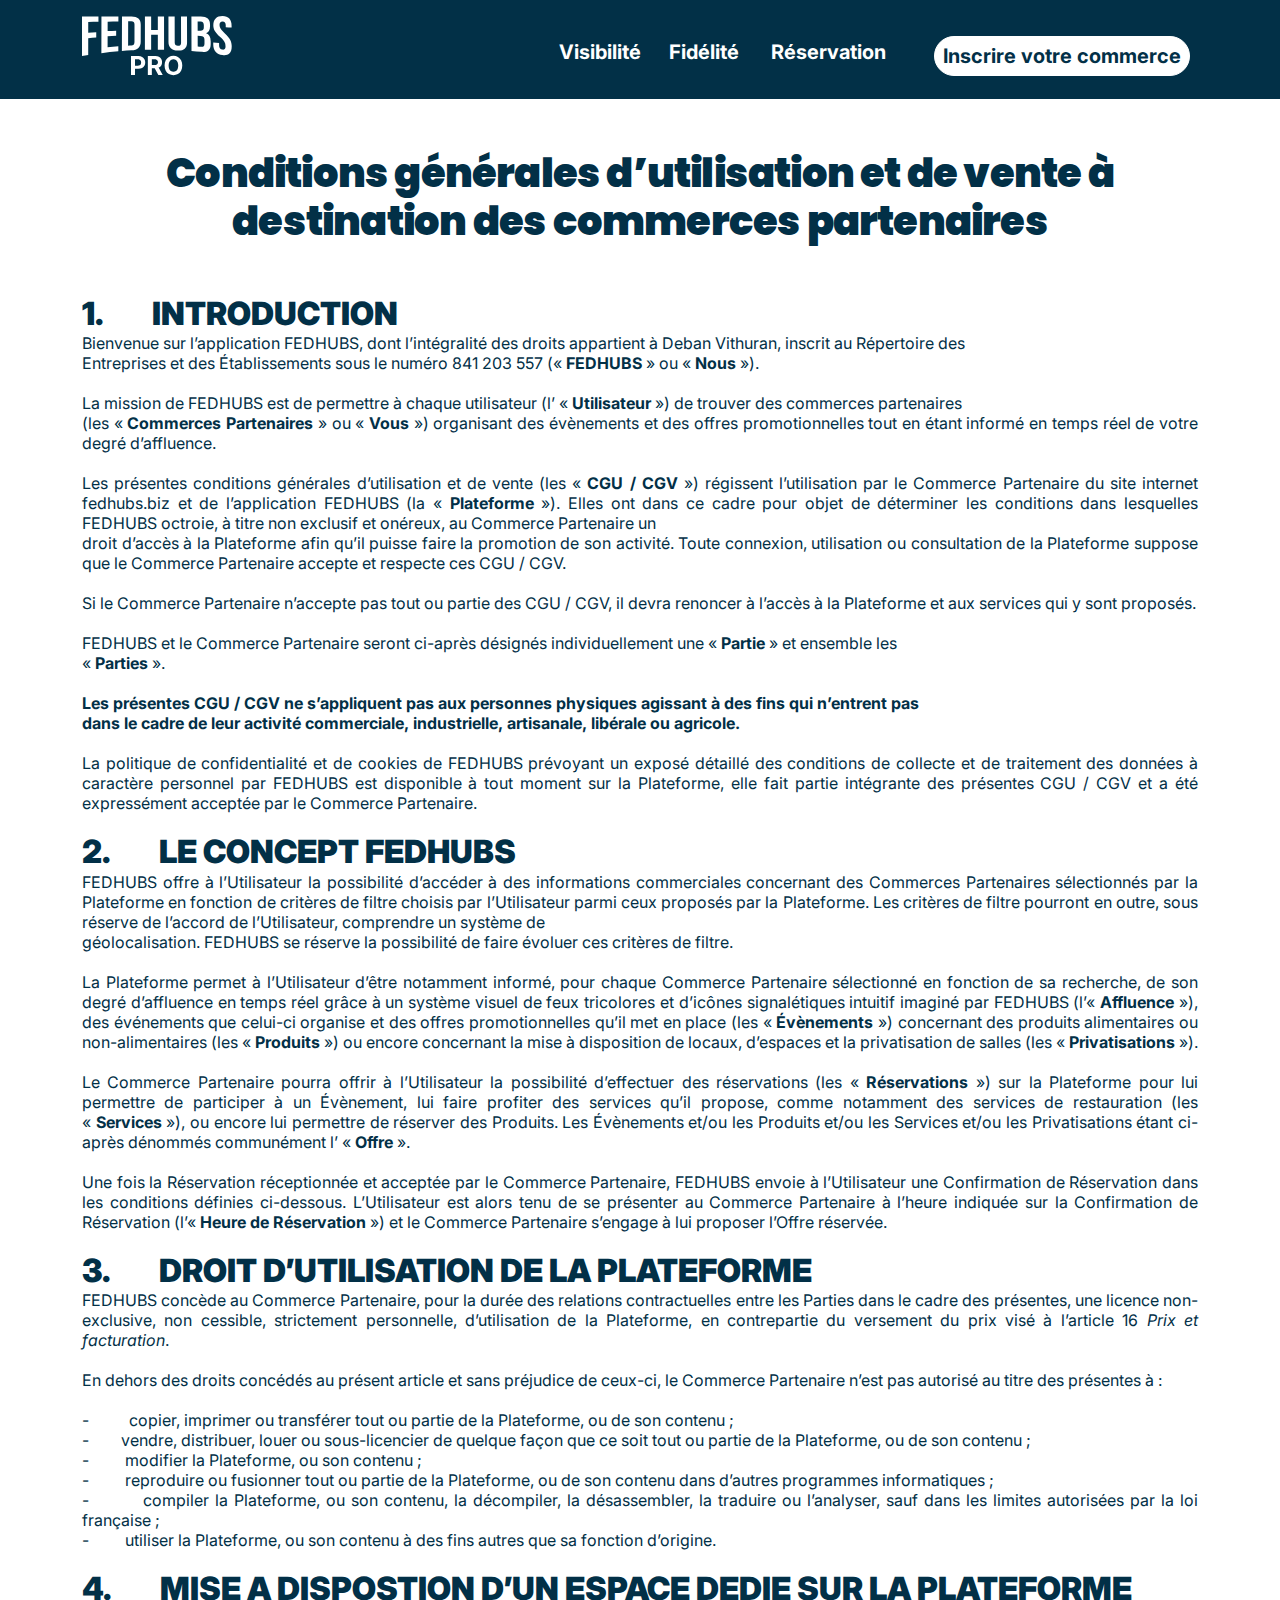
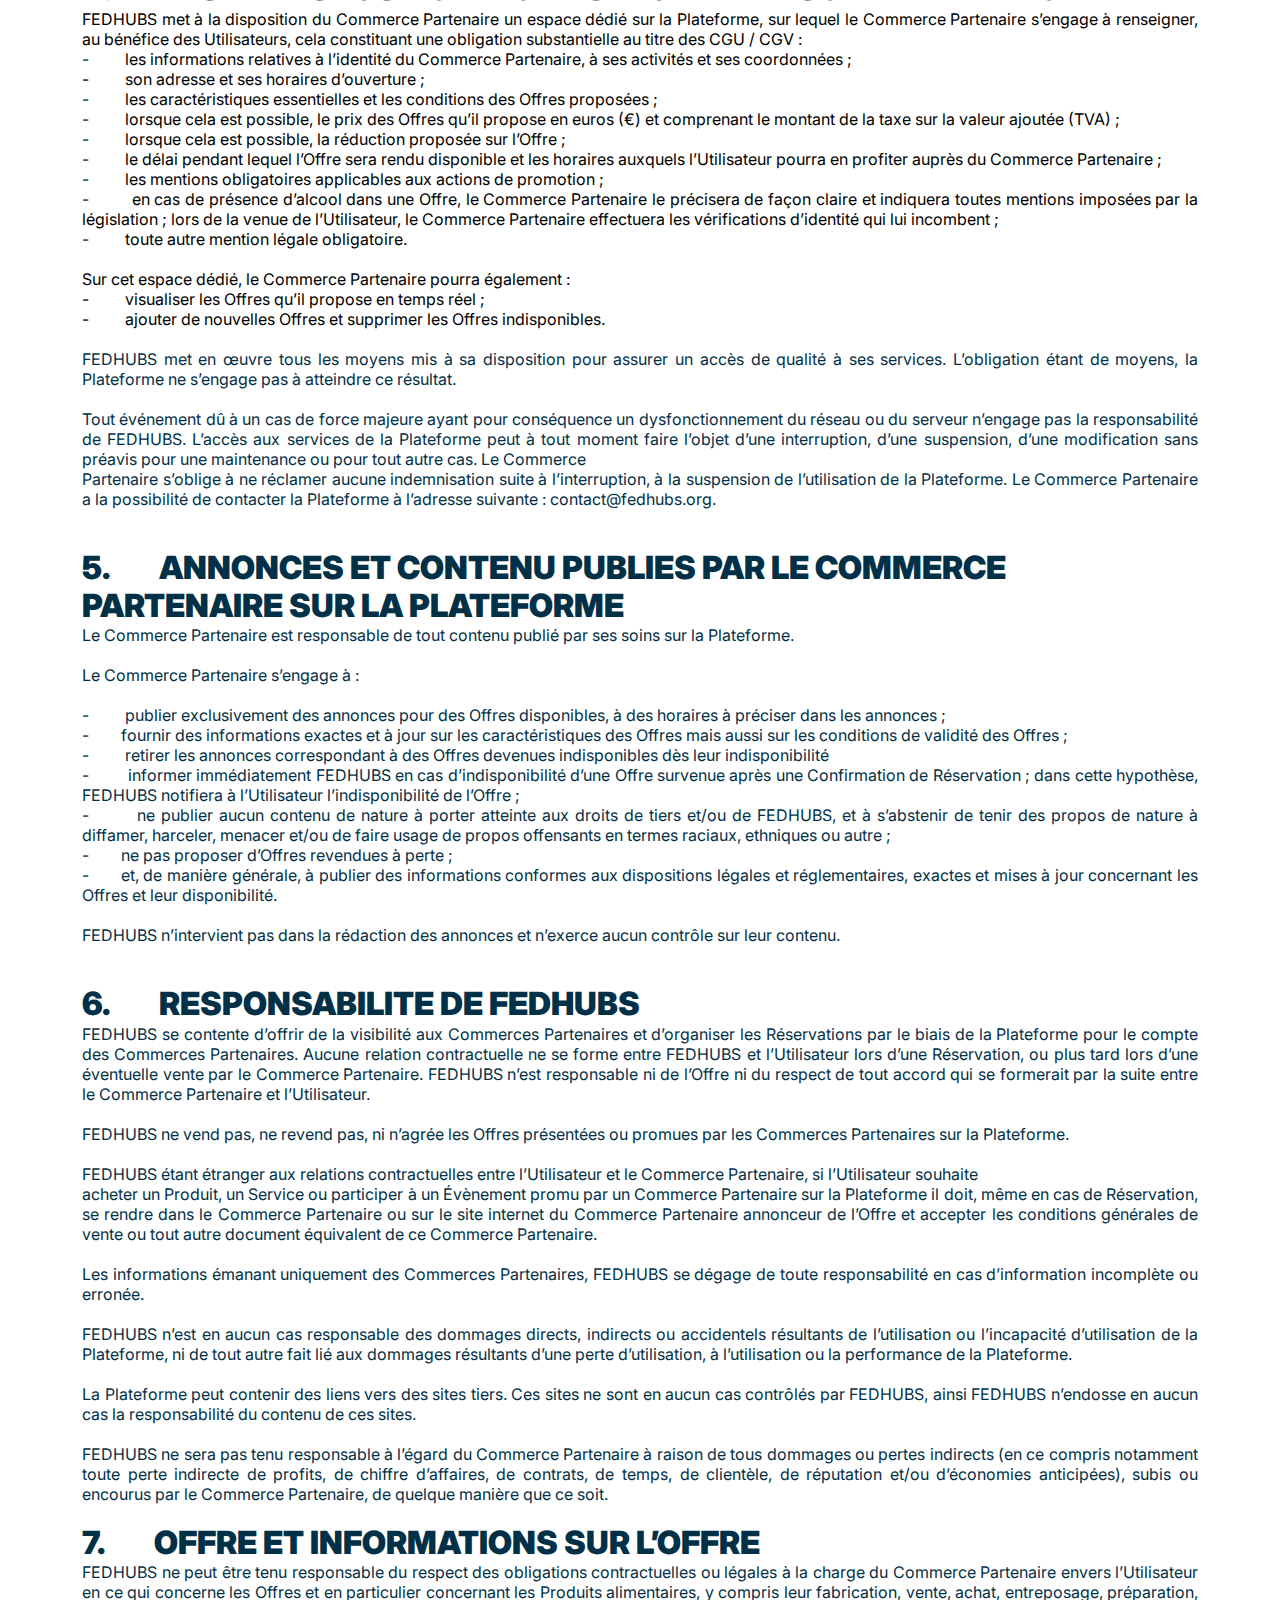
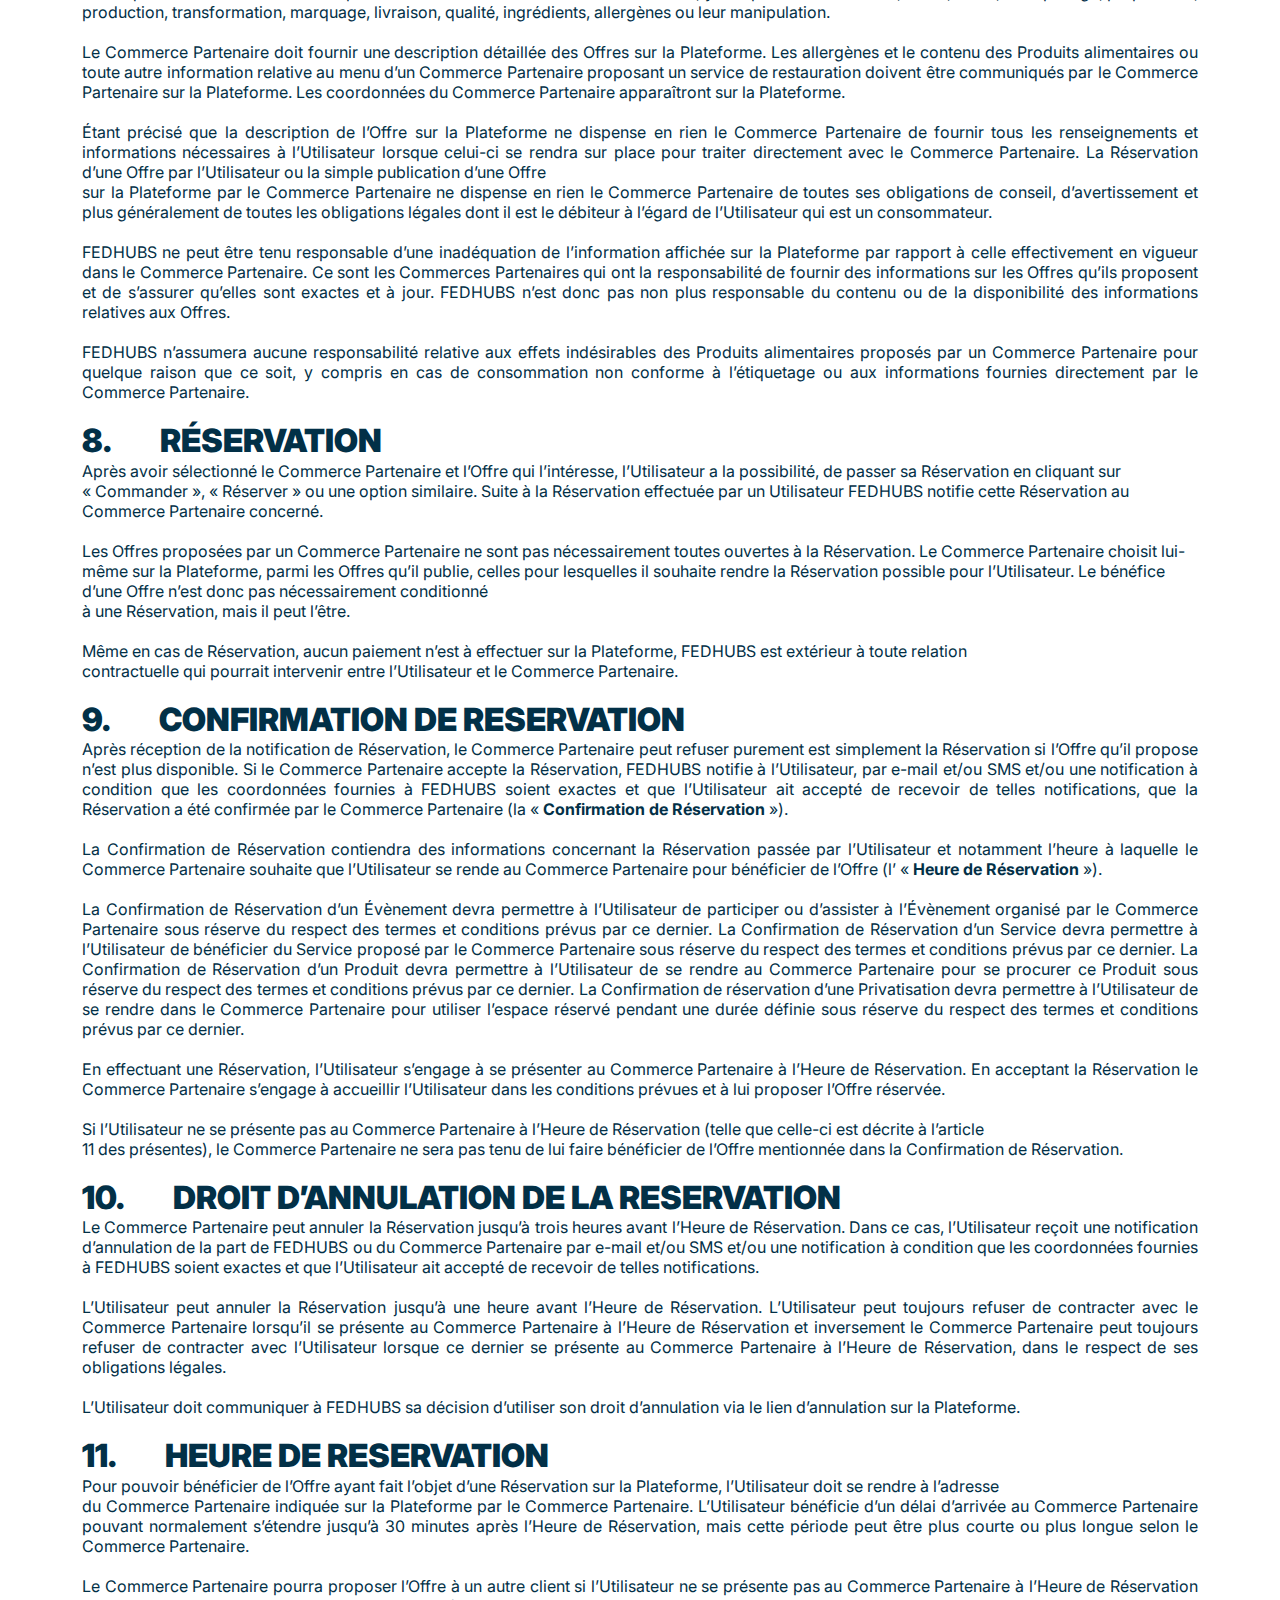
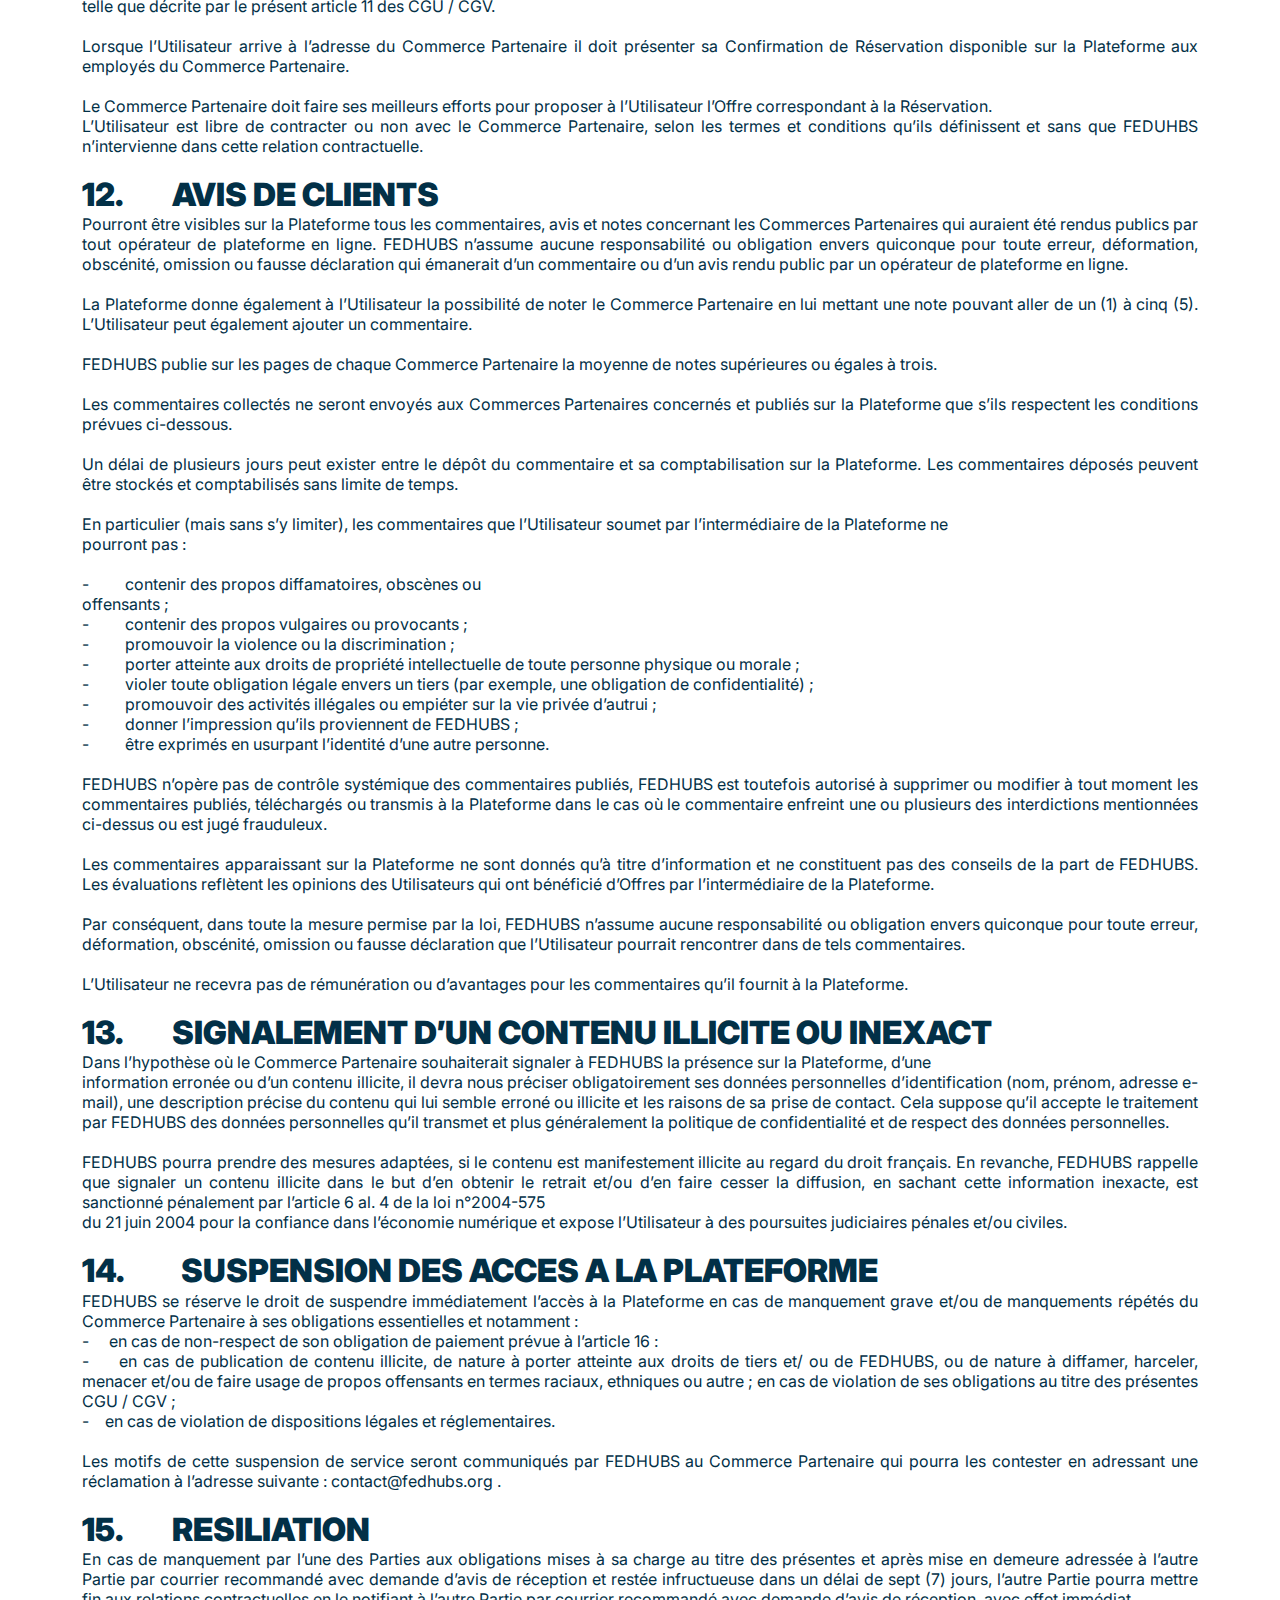
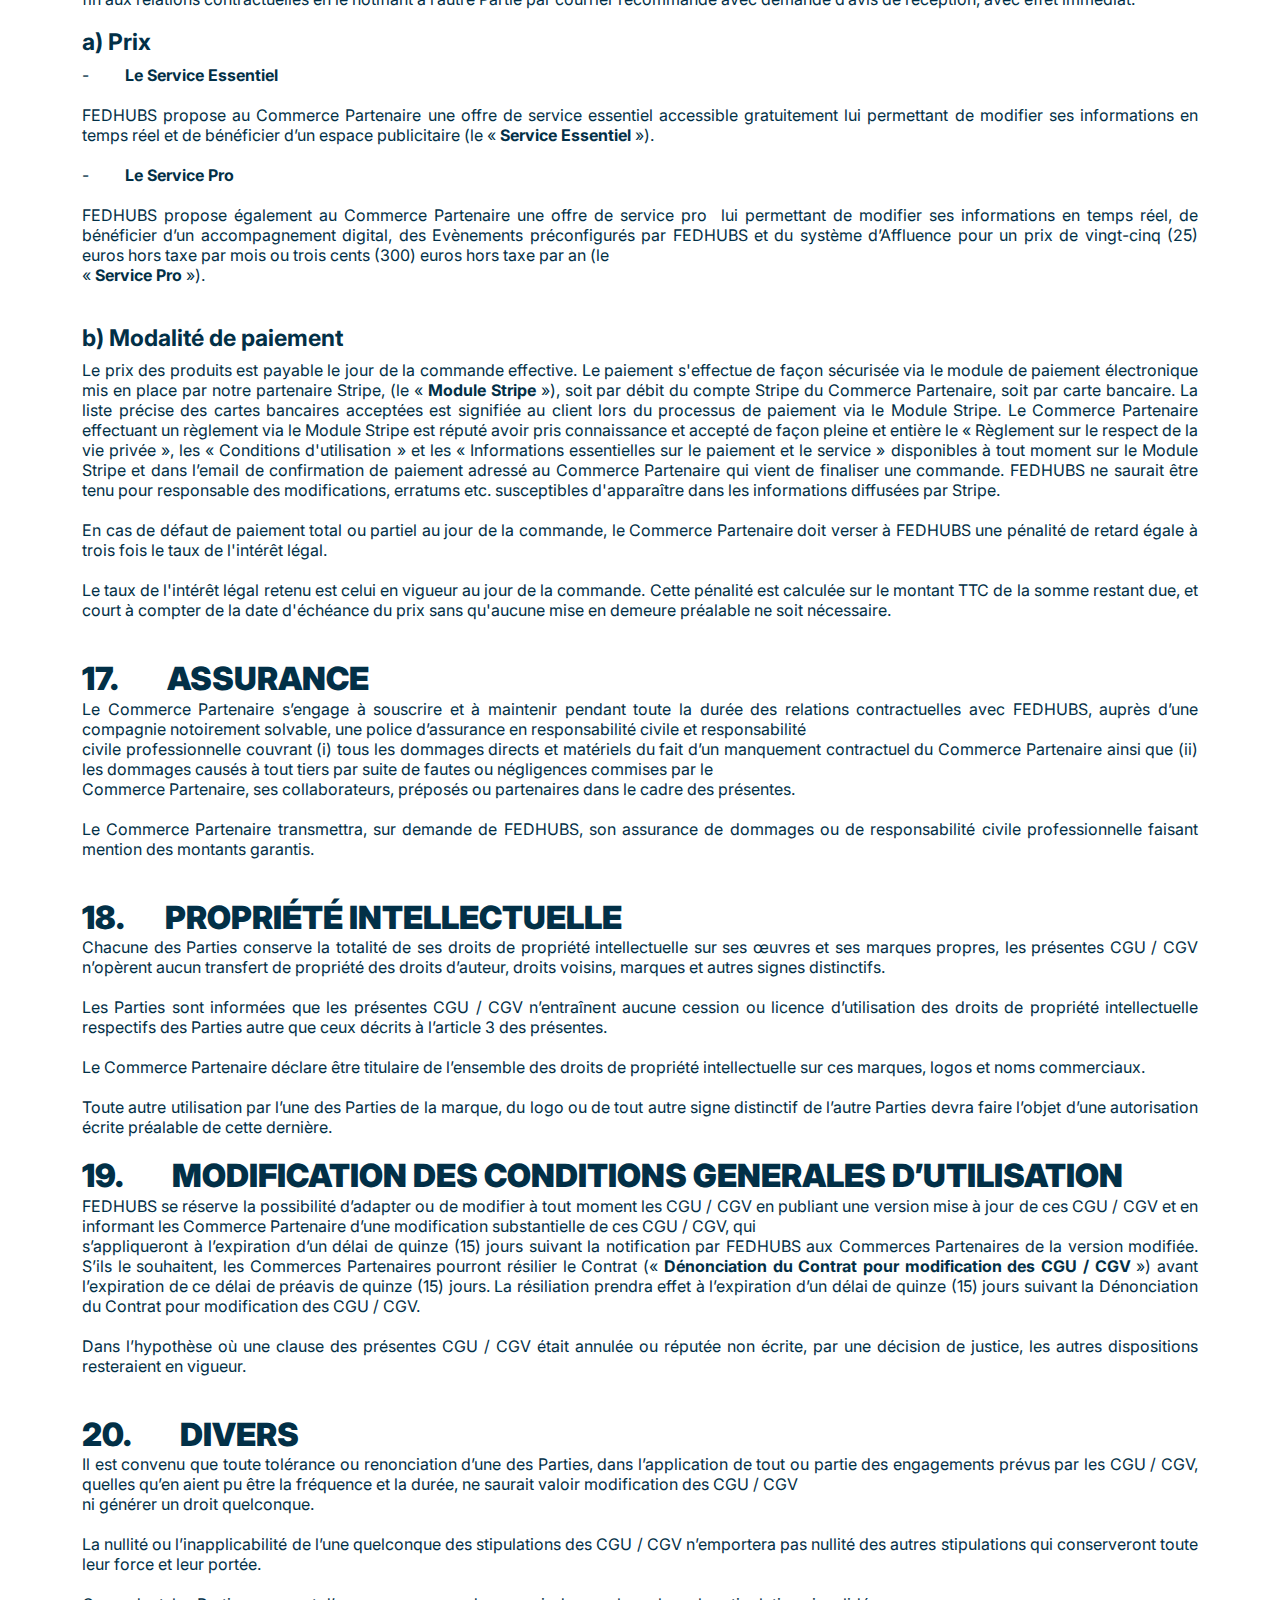
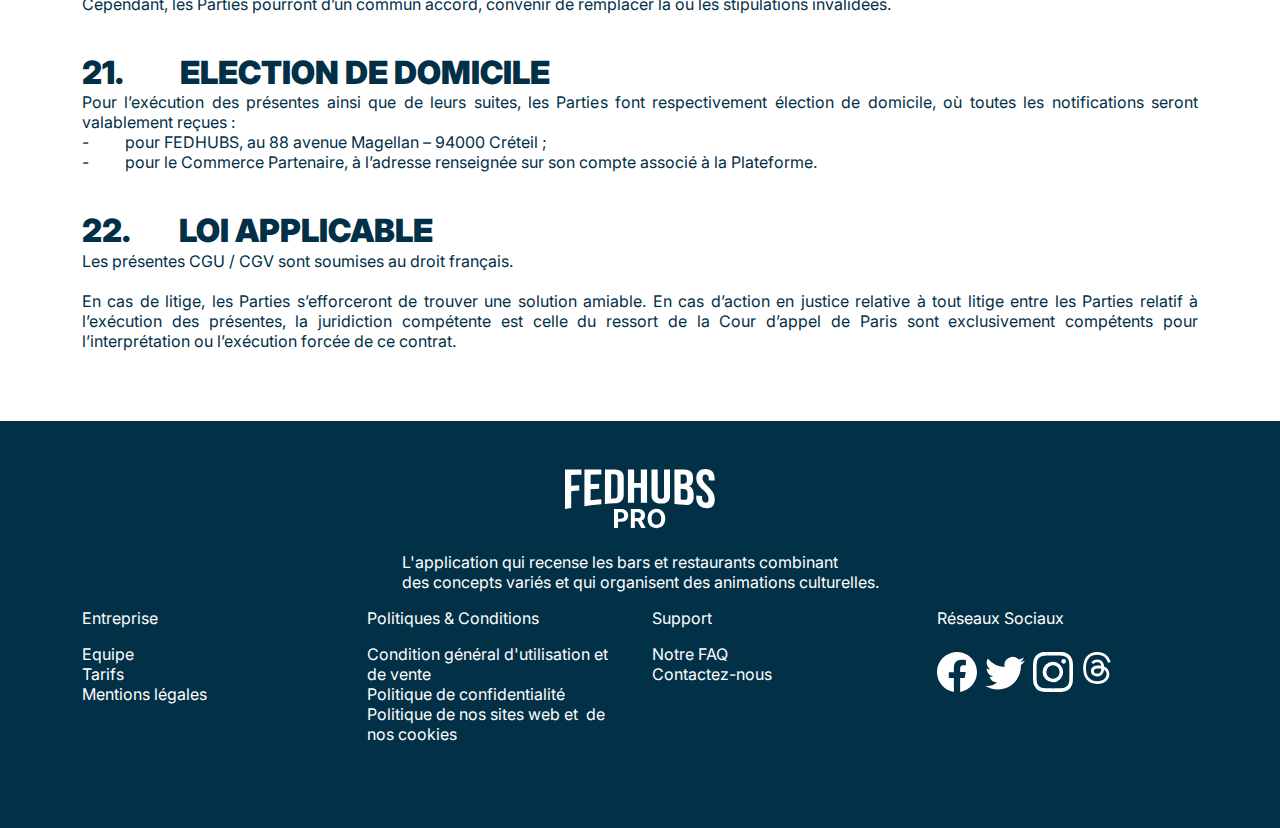
<file: cgv.html>
<!DOCTYPE html>
<html data-bs-theme="light" lang="en">

<head>
    <meta charset="utf-8">
    <meta name="viewport" content="width=device-width, initial-scale=1.0, shrink-to-fit=no">
    <title>fedhubs_pro_v1 (copy)</title>
    <meta name="theme-color" content="#f9ac8e">
    <link rel="icon" type="image/svg+xml" sizes="491x132" href="assets/img/index/logo.svg">
    <link rel="icon" type="image/png" sizes="512x512" href="assets/img/image%201.png">
    <link rel="stylesheet" href="assets/bootstrap/css/bootstrap.min.css">
    <link rel="manifest" href="manifest.json" crossorigin="use-credentials">
    <link rel="stylesheet" href="https://fonts.googleapis.com/css?family=Inter&amp;display=swap">
    <link rel="stylesheet" href="https://fonts.googleapis.com/css?family=Poppins&amp;display=swap">
    <link rel="stylesheet" href="assets/css/bs-theme-overrides.css">
    <link rel="stylesheet" href="assets/css/styles.css">
    <link rel="stylesheet" href="assets/css/toogle_switch.css">
</head>

<body>
    <nav class="navbar navbar-expand-md bg-primary py-3" style="--bs-primary: #023047;--bs-primary-rgb: 2,48,71;background: #023047;">
        <div class="container"><a href="index.html"><img class="d-flex justify-content-center" src="assets/img/brand/logo_pro.svg" alt="logo_fedhubs_pro" width="150px" height="67px"></a><button data-bs-toggle="collapse" data-bs-target="#navcol" class="navbar-toggler"><span class="navbar-toggler-icon"><svg xmlns="http://www.w3.org/2000/svg" width="1em" height="1em" fill="currentColor" viewBox="0 0 16 16" class="bi bi-list fs-1 text-light" aria-label="menu">
                        <path fill-rule="evenodd" d="M2.5 12a.5.5 0 0 1 .5-.5h10a.5.5 0 0 1 0 1H3a.5.5 0 0 1-.5-.5m0-4a.5.5 0 0 1 .5-.5h10a.5.5 0 0 1 0 1H3a.5.5 0 0 1-.5-.5m0-4a.5.5 0 0 1 .5-.5h10a.5.5 0 0 1 0 1H3a.5.5 0 0 1-.5-.5"></path>
                    </svg></span></button>
            <div class="collapse navbar-collapse" id="navcol" style="font-size: 20px;">
                <ul class="navbar-nav ms-auto align-items-md-center mb-2 mb-lg-0">
                    <li class="nav-item mx-2" style="color: var(--bs-light);"><a class="nav-link d-flex justify-content-center" href="visibility.html" style="color: var(--bs-light);padding-top: 13px;padding-right: 12px;">Visibilité</a></li>
                    <li class="nav-item" style="color: var(--bs-light);margin-top: 5px;"><a class="nav-link d-flex justify-content-center me-3" href="loyalty.html" style="color: var(--bs-light);">Fidélité</a></li>
                    <li class="nav-item mx-2" style="color: var(--bs-light);margin-top: 5px;"><a class="nav-link d-flex justify-content-center me-3" href="reservation.html" style="color: var(--bs-light);padding-left: 0px;">Réservation</a></li>
                    <li class="nav-item d-flex justify-content-center mx-2" style="color: var(--bs-light);margin-top: 10px;"><button class="btn btn-light btn-sm ms-md-2" role="button" type="button" style="border-radius: 100px;font-weight: bold;color: var(--bs-primary);font-size: 20px;margin-top: 2px;">Inscrire votre commerce</button></li>
                </ul>
            </div>
        </div>
    </nav>
    <section>
        <div class="container">
            <div style="margin-bottom: 50px;">
                <h1 class="text-break" style="font-weight: bold;text-align: center;"><strong>Conditions&nbsp;générales d’utilisation et de vente à destination des&nbsp;</strong><span class="underline"><strong>commerces partenaires</strong></span></h1>
            </div>
            <div>
                <h2 style="font-weight: bold;text-align: left;margin-bottom: 0px;"><strong>1.</strong><span style="font-weight: normal !important;">&nbsp;&nbsp;&nbsp;&nbsp;&nbsp;&nbsp;</span><strong>INTRODUCTION</strong></h2>
                <p style="margin-bottom: 0px;text-align: justify;">Bienvenue sur l’application FEDHUBS, dont l’intégralité des droits appartient à Deban Vithuran, inscrit au Répertoire des<br> Entreprises et des Établissements sous le numéro 841&nbsp;203&nbsp;557 («&nbsp;<strong>FEDHUBS&nbsp;</strong>» ou «&nbsp;<strong>Nous&nbsp;</strong>»).<br><br>La mission de FEDHUBS est de permettre à chaque utilisateur (l’ «&nbsp;<strong>Utilisateur</strong>&nbsp;») de trouver des commerces partenaires<br> (les «&nbsp;<strong>Commerces Partenaires&nbsp;</strong>» ou «&nbsp;<strong>Vous&nbsp;</strong>») organisant des évènements et des offres promotionnelles tout en étant informé en temps réel de votre degré d’affluence.<br><br>Les présentes conditions générales d’utilisation et de vente (les «&nbsp;<strong>CGU / CGV </strong>») régissent l’utilisation par le Commerce Partenaire du site internet fedhubs.biz et de l’application FEDHUBS (la «&nbsp;<strong>Plateforme&nbsp;</strong>»). Elles ont dans ce cadre pour objet de déterminer les conditions dans lesquelles FEDHUBS octroie, à titre non exclusif et onéreux, au Commerce Partenaire un<br> droit d’accès à la Plateforme afin qu’il puisse faire la promotion de son activité. Toute connexion, utilisation ou consultation de la Plateforme suppose que le Commerce Partenaire accepte et respecte ces CGU / CGV. <br><br>Si le Commerce Partenaire n’accepte pas tout ou partie des CGU / CGV, il devra renoncer à l’accès à la Plateforme et aux services qui y sont proposés.<br><br>FEDHUBS et le Commerce Partenaire seront ci-après désignés individuellement une «&nbsp;<strong>Partie</strong>&nbsp;» et ensemble les<br> «&nbsp;<strong>Parties</strong>&nbsp;».<br><br><strong>Les présentes CGU / CGV ne&nbsp;s’appliquent pas aux personnes physiques agissant à des fins qui n’entrent pas</strong><br><strong> dans le cadre de leur activité commerciale, industrielle, artisanale, libérale&nbsp;ou agricole.</strong><br><br>La politique de confidentialité et de cookies de FEDHUBS prévoyant un exposé détaillé des conditions de collecte et de traitement des données à caractère personnel par FEDHUBS est disponible à tout moment sur la Plateforme, elle fait partie intégrante des présentes CGU / CGV et a été expressément acceptée par le Commerce Partenaire.<br><br></p>
            </div>
            <div>
                <h2 style="font-weight: bold;text-align: left;margin-bottom: 0px;"><strong>2.</strong><span style="font-weight: normal !important;">&nbsp;&nbsp;&nbsp;&nbsp;&nbsp;&nbsp;</span><strong>LE CONCEPT FEDHUBS</strong></h2>
                <p style="margin-bottom: 0px;text-align: justify;">FEDHUBS offre à l’Utilisateur la possibilité d’accéder à des informations commerciales concernant des Commerces Partenaires sélectionnés par la Plateforme en fonction de critères de filtre choisis par l’Utilisateur parmi ceux proposés par la Plateforme. Les critères de filtre pourront en outre, sous réserve de l’accord de l’Utilisateur, comprendre un système de<br> géolocalisation. FEDHUBS se réserve la possibilité de faire évoluer ces critères de filtre.<br><br>La Plateforme permet à l’Utilisateur d’être notamment informé, pour chaque Commerce Partenaire sélectionné en fonction de sa recherche, de son degré d’affluence en temps réel grâce à un système visuel de feux tricolores et d’icônes signalétiques intuitif imaginé par FEDHUBS (l’«&nbsp;<strong>Affluence</strong>&nbsp;»), des événements que celui-ci organise et des offres promotionnelles qu’il met en place (les «&nbsp;<strong>Évènements</strong>&nbsp;») concernant des produits alimentaires ou non-alimentaires (les « <strong>Produits</strong>&nbsp;») ou encore concernant la mise à disposition de locaux, d’espaces et la privatisation de salles (les «&nbsp;<strong>Privatisations&nbsp;</strong>»).<br><br>Le Commerce Partenaire pourra offrir à l’Utilisateur la possibilité d’effectuer des réservations (les «&nbsp;<strong>Réservations&nbsp;</strong>») sur la Plateforme pour lui permettre de participer à un Évènement, lui faire profiter des services qu’il propose, comme notamment des services de restauration (les «&nbsp;<strong>Services</strong>&nbsp;»), ou encore lui permettre de réserver des Produits. Les Évènements et/ou les Produits et/ou les Services et/ou les Privatisations étant ci-après dénommés communément l’&nbsp;«&nbsp;<strong>Offre</strong>&nbsp;».<br><br>Une fois la Réservation réceptionnée et acceptée par le Commerce Partenaire, FEDHUBS envoie à l’Utilisateur une Confirmation de Réservation dans les conditions définies ci-dessous. L’Utilisateur est alors tenu de se présenter au Commerce Partenaire à l’heure indiquée sur la Confirmation de Réservation (l’«&nbsp;<strong>Heure de Réservation</strong>&nbsp;») et le Commerce Partenaire s’engage à lui proposer l’Offre réservée.<br><br></p>
            </div>
            <div>
                <h2 style="font-weight: bold;text-align: left;margin-bottom: 0px;"><strong>3.</strong><span style="font-weight: normal !important;">&nbsp;&nbsp;&nbsp;&nbsp;&nbsp;&nbsp;</span><strong>DROIT D’UTILISATION DE LA PLATEFORME</strong></h2>
                <p style="margin-bottom: 0px;text-align: justify;">FEDHUBS concède au Commerce Partenaire, pour la durée des relations contractuelles entre les Parties dans le cadre des présentes, une licence non-exclusive, non cessible, strictement personnelle, d’utilisation de la Plateforme, en contrepartie du versement du prix visé à l’article 16 <em>Prix et facturation</em>.<br><br>En dehors des droits concédés au présent article et sans préjudice de ceux-ci, le Commerce Partenaire n’est pas autorisé au titre des présentes à&nbsp;:<br><br>-&nbsp; &nbsp; &nbsp; &nbsp; &nbsp; copier, imprimer ou transférer tout ou partie de la Plateforme, ou de son contenu&nbsp;;<br>-&nbsp;&nbsp;&nbsp;&nbsp;&nbsp;&nbsp;&nbsp;&nbsp;vendre, distribuer, louer ou sous-licencier de quelque façon que ce soit tout ou partie de la Plateforme, ou de son contenu&nbsp;;<br>-&nbsp;&nbsp;&nbsp;&nbsp;&nbsp;&nbsp;&nbsp;&nbsp;&nbsp;modifier la Plateforme, ou son contenu&nbsp;;<br>-&nbsp;&nbsp;&nbsp;&nbsp;&nbsp;&nbsp;&nbsp;&nbsp;&nbsp;reproduire ou fusionner tout ou partie de la Plateforme, ou de son contenu dans d’autres programmes informatiques&nbsp;;<br>-&nbsp;&nbsp;&nbsp;&nbsp;&nbsp;&nbsp;&nbsp;&nbsp;&nbsp;compiler la Plateforme, ou son contenu, la décompiler, la désassembler, la traduire ou l’analyser, sauf dans les limites autorisées par la loi française&nbsp;;<br>-&nbsp;&nbsp;&nbsp;&nbsp;&nbsp;&nbsp;&nbsp;&nbsp;&nbsp;utiliser la Plateforme, ou son contenu à des fins autres que sa fonction d’origine.<br><br></p>
            </div>
            <div>
                <h2 style="font-weight: bold;text-align: left;margin-bottom: 0px;"><strong>4.</strong><span style="font-weight: normal !important;">&nbsp;&nbsp;&nbsp;&nbsp;&nbsp;&nbsp;</span><strong>MISE A DISPOSTION D’UN ESPACE DEDIE SUR LA PLATEFORME</strong></h2>
                <p style="margin-bottom: 0px;text-align: justify;"><span style="color: black;">FEDHUBS met à la disposition du Commerce Partenaire un espace dédié sur la Plateforme, sur lequel le Commerce Partenaire s’engage à renseigner, au bénéfice des Utilisateurs, cela constituant une obligation substantielle au titre des CGU / CGV :</span><br>-&nbsp;&nbsp;&nbsp;&nbsp;&nbsp;&nbsp;&nbsp;&nbsp;&nbsp;<span style="color: black;">les informations relatives à l’identité du Commerce Partenaire, à ses activités et ses coordonnées ;</span><br><span style="color: black;">-&nbsp;&nbsp;&nbsp;&nbsp;&nbsp;&nbsp;&nbsp;&nbsp;&nbsp;son adresse et ses&nbsp;horaires d’ouverture ;</span><br>-&nbsp;&nbsp;&nbsp;&nbsp;&nbsp;&nbsp;&nbsp;&nbsp;&nbsp;<span style="color: black;">les&nbsp;caractéristiques essentielles et les conditions des Offres proposées ;</span><br>-&nbsp;&nbsp;&nbsp;&nbsp;&nbsp;&nbsp;&nbsp;&nbsp;&nbsp;<span style="color: black;">lorsque cela est&nbsp;possible, le prix des Offres qu’il propose en euros (€) et comprenant le&nbsp;montant de la taxe sur la valeur ajoutée (TVA) ;</span><br>-&nbsp;&nbsp;&nbsp;&nbsp;&nbsp;&nbsp;&nbsp;&nbsp;&nbsp;<span style="color: black;">lorsque cela est&nbsp;possible, la réduction proposée sur l’Offre ;</span><br>-&nbsp;&nbsp;&nbsp;&nbsp;&nbsp;&nbsp;&nbsp;&nbsp;&nbsp;<span style="color: black;">le délai pendant&nbsp;lequel l’Offre sera rendu disponible et les horaires auxquels l’Utilisateur&nbsp;pourra en profiter auprès du Commerce Partenaire ;</span><br>-&nbsp;&nbsp;&nbsp;&nbsp;&nbsp;&nbsp;&nbsp;&nbsp;&nbsp;<span style="color: black;">les mentions&nbsp;obligatoires applicables aux actions de promotion ;</span><br>-&nbsp;&nbsp;&nbsp;&nbsp;&nbsp;&nbsp;&nbsp;&nbsp;&nbsp;<span style="color: black;">en cas de présence&nbsp;d’alcool dans une Offre, le Commerce Partenaire le précisera de façon claire et&nbsp;indiquera toutes mentions imposées par la législation ; lors de la venue de&nbsp;l’Utilisateur, le Commerce Partenaire effectuera les vérifications d’identité&nbsp;qui lui incombent ;</span><br>-&nbsp;&nbsp;&nbsp;&nbsp;&nbsp;&nbsp;&nbsp;&nbsp;&nbsp;<span style="color: black;">toute autre&nbsp;mention légale obligatoire.</span><br><br><span style="color: black;">Sur cet espace&nbsp;dédié, le Commerce Partenaire pourra également :</span><br><span style="color: black;">-&nbsp;&nbsp;&nbsp;&nbsp;&nbsp;&nbsp;&nbsp;&nbsp;&nbsp;visualiser les Offres&nbsp;qu’il propose en temps réel ;</span><br><span style="color: black;">-&nbsp;&nbsp;&nbsp;&nbsp;&nbsp;&nbsp;&nbsp;&nbsp;&nbsp;ajouter de nouvelles&nbsp;Offres et supprimer les Offres indisponibles.</span><br><br>FEDHUBS met en œuvre tous les moyens mis à sa disposition pour assurer un accès de qualité à ses services. L’obligation étant de moyens, la Plateforme ne s’engage pas à atteindre ce résultat. <br><br>Tout événement dû à un cas de force majeure ayant pour conséquence un dysfonctionnement du réseau ou du serveur n’engage pas la responsabilité de FEDHUBS. L’accès aux services de la Plateforme peut à tout moment faire l’objet d’une interruption, d’une suspension, d’une modification sans préavis pour une maintenance ou pour tout autre cas. Le Commerce<br> Partenaire s’oblige à ne réclamer aucune indemnisation suite à l’interruption, à la suspension de l’utilisation de la Plateforme. Le Commerce Partenaire a la&nbsp;possibilité de contacter la Plateforme à l’adresse suivante&nbsp;: contact@fedhubs.org.<br><br><br></p>
            </div>
            <div>
                <h2 style="font-weight: bold;text-align: left;margin-bottom: 0px;"><strong>5.</strong><span style="font-weight: normal !important;">&nbsp;&nbsp;&nbsp;&nbsp;&nbsp;&nbsp;</span><strong>ANNONCES ET CONTENU PUBLIES PAR LE COMMERCE PARTENAIRE SUR LA PLATEFORME</strong></h2>
                <p style="margin-bottom: 0px;text-align: justify;">Le Commerce Partenaire est responsable de tout contenu publié par ses soins sur la Plateforme.<br><br>Le Commerce Partenaire s’engage à :<br><br>-&nbsp;&nbsp;&nbsp;&nbsp;&nbsp;&nbsp;&nbsp;&nbsp;&nbsp;publier exclusivement des annonces pour des Offres disponibles, à des horaires à préciser dans les annonces ;<br>-&nbsp;&nbsp;&nbsp;&nbsp;&nbsp;&nbsp;&nbsp;&nbsp;fournir des informations exactes et à jour sur les caractéristiques des Offres mais aussi sur les conditions de validité des Offres&nbsp;;<br>-&nbsp;&nbsp;&nbsp;&nbsp;&nbsp;&nbsp;&nbsp;&nbsp;&nbsp;retirer les annonces correspondant à des Offres devenues indisponibles dès leur indisponibilité&nbsp;<br>-&nbsp;&nbsp;&nbsp;&nbsp;&nbsp;&nbsp;&nbsp;&nbsp;&nbsp;informer immédiatement FEDHUBS en cas d’indisponibilité d’une Offre survenue après une Confirmation de Réservation ; dans cette hypothèse, FEDHUBS notifiera à l’Utilisateur l’indisponibilité de l’Offre&nbsp;;<br>-&nbsp;&nbsp;&nbsp;&nbsp;&nbsp;&nbsp;&nbsp;&nbsp;ne publier aucun contenu de nature à porter atteinte aux droits de tiers et/ou de FEDHUBS, et à s’abstenir de tenir des propos de nature à diffamer, harceler, menacer et/ou de faire usage de propos offensants en termes raciaux, ethniques ou autre ;<br>-&nbsp;&nbsp;&nbsp;&nbsp;&nbsp;&nbsp;&nbsp;&nbsp;ne pas proposer d’Offres revendues à perte ;<br>-&nbsp;&nbsp;&nbsp;&nbsp;&nbsp;&nbsp;&nbsp;et, de manière générale, à publier des informations conformes aux dispositions légales&nbsp;et réglementaires, exactes et mises à jour concernant les Offres et leur&nbsp;disponibilité.<br><br>FEDHUBS n’intervient pas dans la rédaction des annonces et n’exerce aucun contrôle sur leur contenu.<br><br><br></p>
            </div>
            <div>
                <h2 style="font-weight: bold;text-align: left;margin-bottom: 0px;"><strong>6.</strong><span style="font-weight: normal !important;">&nbsp;&nbsp;&nbsp;&nbsp;&nbsp;&nbsp;</span><strong>RESPONSABILITE DE FEDHUBS</strong></h2>
                <p style="margin-bottom: 0px;text-align: justify;">FEDHUBS se contente d’offrir de la visibilité aux Commerces Partenaires et d’organiser les Réservations par le biais de la Plateforme pour le compte des Commerces Partenaires. Aucune relation contractuelle ne se forme entre FEDHUBS et l’Utilisateur lors d’une Réservation, ou plus tard lors d’une éventuelle vente par le Commerce Partenaire. FEDHUBS n’est responsable ni de l’Offre ni du respect de tout accord qui se formerait par la suite entre le Commerce Partenaire et l’Utilisateur.<br><br>FEDHUBS ne vend pas, ne revend pas, ni n’agrée les Offres présentées ou promues par les Commerces Partenaires sur la Plateforme. <br><br>FEDHUBS étant étranger aux relations contractuelles entre l’Utilisateur et le Commerce Partenaire, si l’Utilisateur souhaite<br> acheter un Produit, un Service ou participer à un Évènement promu par un Commerce Partenaire sur la Plateforme il doit, même en cas de Réservation, se rendre dans le Commerce Partenaire ou sur le site internet du Commerce Partenaire annonceur de l’Offre et accepter les conditions générales de vente ou tout autre document équivalent de ce Commerce Partenaire.<br><br>Les informations émanant uniquement des Commerces Partenaires, FEDHUBS se dégage de toute responsabilité en cas d’information incomplète ou erronée. <br><br>FEDHUBS n’est en aucun cas responsable des dommages directs, indirects ou accidentels résultants de l’utilisation ou l’incapacité d’utilisation de la Plateforme, ni de tout autre fait lié aux dommages résultants d’une perte d’utilisation, à l’utilisation ou la performance de la Plateforme.<br><br>La Plateforme peut contenir des liens vers des sites tiers. Ces sites ne sont en aucun cas contrôlés par FEDHUBS, ainsi FEDHUBS n’endosse en aucun cas la responsabilité du contenu de ces sites.<br><br>FEDHUBS ne sera pas tenu responsable à l’égard du Commerce Partenaire à raison de tous dommages ou pertes indirects (en ce compris notamment toute perte indirecte de profits, de chiffre d’affaires, de contrats, de temps, de clientèle, de réputation et/ou d’économies anticipées), subis ou encourus par le Commerce Partenaire, de quelque manière que ce soit.<br><br></p>
            </div>
            <div>
                <h2 style="font-weight: bold;text-align: left;margin-bottom: 0px;"><strong>7.</strong><span style="font-weight: normal !important;">&nbsp;&nbsp;&nbsp;&nbsp;&nbsp;&nbsp;</span><strong>OFFRE ET INFORMATIONS SUR L’OFFRE</strong></h2>
                <p style="margin-bottom: 0px;text-align: justify;">FEDHUBS ne peut être tenu responsable du respect des obligations contractuelles ou légales à la charge du Commerce Partenaire envers l’Utilisateur en ce qui concerne les Offres et en particulier concernant les Produits alimentaires, y compris leur fabrication, vente, achat, entreposage, préparation, production, transformation, marquage, livraison, qualité, ingrédients, allergènes ou leur manipulation.<br><br>Le Commerce Partenaire doit fournir une description détaillée des Offres sur la Plateforme. Les allergènes et le contenu des Produits alimentaires ou toute autre information relative au menu d’un Commerce Partenaire proposant un service de restauration doivent être communiqués par le Commerce Partenaire sur la Plateforme. Les coordonnées du Commerce Partenaire apparaîtront sur la Plateforme.<br><br>Étant précisé que la description de l’Offre sur la Plateforme ne dispense en rien le Commerce Partenaire de fournir tous les renseignements et informations nécessaires à l’Utilisateur lorsque celui-ci se rendra sur place pour traiter directement avec le Commerce Partenaire. La Réservation d’une Offre par l’Utilisateur ou la simple publication d’une Offre<br> sur la Plateforme par le Commerce Partenaire ne dispense en rien le Commerce Partenaire de toutes ses obligations de conseil, d’avertissement et plus généralement de toutes les obligations légales dont il est le débiteur à l’égard de l’Utilisateur qui est un consommateur. &nbsp;<br><br>FEDHUBS ne peut être tenu responsable d’une inadéquation de l’information affichée sur la Plateforme par rapport à celle effectivement en vigueur dans le Commerce Partenaire. Ce sont les Commerces Partenaires qui ont la responsabilité de fournir des informations sur les Offres qu’ils proposent et de s’assurer qu’elles sont exactes et à jour. FEDHUBS n’est donc pas non plus responsable du contenu ou de la disponibilité des informations relatives aux Offres.<br><br>FEDHUBS n’assumera aucune responsabilité relative aux effets indésirables des Produits alimentaires proposés par un Commerce Partenaire pour quelque raison que ce soit, y compris en cas de consommation non conforme à l’étiquetage ou aux informations fournies directement par le Commerce Partenaire.<br><br></p>
            </div>
            <div>
                <h2 style="font-weight: bold;text-align: left;margin-bottom: 0px;"><strong>8.</strong><span style="font-weight: normal !important;">&nbsp;&nbsp;&nbsp;&nbsp;&nbsp;&nbsp;</span><strong>RÉSERVATION</strong></h2>
                <p style="margin-bottom: 0px;">Après avoir sélectionné le Commerce Partenaire et l’Offre qui l’intéresse, l’Utilisateur a la possibilité, de passer sa Réservation en cliquant sur «&nbsp;Commander&nbsp;», «&nbsp;Réserver&nbsp;» ou une option similaire. Suite à la Réservation effectuée par un Utilisateur FEDHUBS notifie cette Réservation au Commerce Partenaire concerné.<br><br>Les Offres proposées par un Commerce Partenaire ne sont pas nécessairement toutes ouvertes à la Réservation. Le Commerce Partenaire choisit lui-même sur la Plateforme, parmi les Offres qu’il publie, celles pour lesquelles il souhaite rendre la Réservation possible pour l’Utilisateur. Le bénéfice d’une Offre n’est donc pas nécessairement conditionné<br> à une Réservation, mais il peut l’être.<br><br>Même en cas de Réservation, aucun paiement n’est à effectuer sur la Plateforme, FEDHUBS est extérieur à toute relation<br> contractuelle qui pourrait intervenir entre l’Utilisateur et le Commerce Partenaire.<br><br></p>
            </div>
            <div>
                <h2 style="font-weight: bold;text-align: left;margin-bottom: 0px;"><strong>9.</strong><span style="font-weight: normal !important;">&nbsp;&nbsp;&nbsp;&nbsp;&nbsp;&nbsp;</span><strong>CONFIRMATION DE RESERVATION</strong></h2>
                <p style="margin-bottom: 0px;text-align: justify;">Après réception de la notification de Réservation, le Commerce Partenaire peut refuser purement est simplement la Réservation si l’Offre qu’il propose n’est plus disponible. Si le Commerce Partenaire accepte la Réservation, FEDHUBS notifie à l’Utilisateur, par e-mail et/ou SMS et/ou une notification à condition que les coordonnées fournies à FEDHUBS soient exactes et que l’Utilisateur ait accepté de recevoir de telles notifications, que la Réservation a été confirmée par le Commerce Partenaire (la «&nbsp;<strong>Confirmation de Réservation</strong>&nbsp;»).<br><br>La Confirmation de Réservation contiendra des informations concernant la Réservation passée par l’Utilisateur et notamment l’heure à laquelle le Commerce Partenaire souhaite que l’Utilisateur se rende au Commerce Partenaire pour bénéficier de l’Offre (l’&nbsp;«&nbsp;<strong>Heure de Réservation</strong>&nbsp;»).<br><br>La Confirmation de Réservation d’un Évènement devra permettre à l’Utilisateur de participer ou d’assister à l’Évènement organisé par le Commerce Partenaire sous réserve du respect des termes et conditions prévus par ce dernier. La Confirmation de Réservation d’un Service devra permettre à l’Utilisateur de bénéficier du Service proposé par le Commerce Partenaire sous réserve du respect des termes et conditions prévus par ce dernier. La Confirmation de Réservation d’un Produit devra permettre à l’Utilisateur de se rendre au Commerce Partenaire pour se procurer ce Produit sous réserve du respect des termes et conditions prévus par ce dernier. La Confirmation de réservation d’une Privatisation devra permettre à l’Utilisateur de se rendre dans le Commerce Partenaire pour utiliser l’espace réservé pendant une durée définie sous réserve du respect des termes et conditions prévus par ce dernier.<br><br>En effectuant une Réservation, l’Utilisateur s’engage à se présenter au Commerce Partenaire à l’Heure de Réservation. En acceptant la Réservation le Commerce Partenaire s’engage à accueillir l’Utilisateur dans les conditions prévues et à lui proposer l’Offre réservée.<br><br>Si l’Utilisateur ne se présente pas au Commerce Partenaire à l’Heure de Réservation (telle que celle-ci est décrite à l’article<br> 11 des présentes), le Commerce Partenaire ne sera pas tenu de lui faire bénéficier de l’Offre mentionnée dans la Confirmation de Réservation.<br><br></p>
            </div>
            <div>
                <h2 style="font-weight: bold;text-align: left;margin-bottom: 0px;"><strong>10.</strong><span style="font-weight: normal !important;">&nbsp;&nbsp;&nbsp;&nbsp;&nbsp;&nbsp;</span><strong>DROIT D’ANNULATION DE LA RESERVATION</strong></h2>
                <p style="margin-bottom: 0px;text-align: justify;">Le Commerce Partenaire peut annuler la Réservation jusqu’à trois heures avant l’Heure de Réservation. Dans ce cas, l’Utilisateur reçoit une notification d’annulation de la part de FEDHUBS ou du Commerce Partenaire par e-mail et/ou SMS et/ou une notification à condition que les coordonnées fournies à FEDHUBS soient exactes et que l’Utilisateur ait accepté de recevoir de telles notifications.<br><br>L’Utilisateur peut annuler la Réservation jusqu’à une heure avant l’Heure de Réservation. L’Utilisateur peut toujours refuser de contracter avec le Commerce Partenaire lorsqu’il se présente au Commerce Partenaire à l’Heure de Réservation et inversement le Commerce Partenaire peut toujours refuser de contracter avec l’Utilisateur lorsque ce dernier se présente au Commerce Partenaire à l’Heure de Réservation, dans le respect de ses obligations légales.<br><br>L’Utilisateur doit communiquer à FEDHUBS sa décision d’utiliser son droit d’annulation via le lien d’annulation sur la Plateforme.<br><br></p>
            </div>
            <div>
                <h2 style="font-weight: bold;text-align: left;margin-bottom: 0px;"><strong>11.</strong><span style="font-weight: normal !important;">&nbsp;&nbsp;&nbsp;&nbsp;&nbsp;&nbsp;</span><strong>HEURE DE RESERVATION</strong></h2>
                <p style="margin-bottom: 0px;text-align: justify;">Pour pouvoir bénéficier de l’Offre ayant fait l’objet d’une Réservation sur la Plateforme, l’Utilisateur doit se rendre à l’adresse<br> du Commerce Partenaire indiquée sur la Plateforme par le Commerce Partenaire. L’Utilisateur bénéficie d’un délai d’arrivée au Commerce Partenaire pouvant normalement s’étendre jusqu’à 30 minutes après l’Heure de Réservation, mais cette période peut être plus courte ou plus longue selon le Commerce Partenaire. <br><br>Le Commerce Partenaire pourra proposer l’Offre à un autre client si l’Utilisateur ne se présente pas au Commerce Partenaire à l’Heure de Réservation telle que décrite par le présent article 11 des CGU / CGV.<br><br>Lorsque l’Utilisateur arrive à l’adresse du Commerce Partenaire il doit présenter sa Confirmation de Réservation disponible sur la Plateforme aux employés du Commerce Partenaire.<br><br>Le Commerce Partenaire doit faire ses meilleurs efforts pour proposer à l’Utilisateur l’Offre correspondant à la Réservation.<br> L’Utilisateur est libre de contracter ou non avec le Commerce Partenaire, selon les termes et conditions qu’ils définissent et sans que FEDUHBS n’intervienne dans cette relation contractuelle.<br><br></p>
                <h2 style="font-weight: bold;text-align: left;margin-bottom: 0px;"><strong>12.</strong><span style="font-weight: normal !important;">&nbsp;&nbsp;&nbsp;&nbsp;&nbsp;&nbsp;</span><strong>AVIS DE CLIENTS</strong></h2>
                <p style="margin-bottom: 0px;text-align: justify;">Pourront être visibles sur la Plateforme tous les commentaires, avis et notes concernant les Commerces Partenaires qui auraient été rendus publics par tout opérateur de plateforme en ligne. FEDHUBS n’assume aucune responsabilité ou obligation envers quiconque pour toute erreur, déformation, obscénité, omission ou fausse déclaration qui émanerait d’un commentaire ou d’un avis rendu public par un opérateur de plateforme en ligne.<br><br>La Plateforme donne également à l’Utilisateur la possibilité de noter le Commerce Partenaire en lui mettant une note pouvant aller de un (1) à cinq (5). L’Utilisateur peut également ajouter un commentaire.<br><br>FEDHUBS publie sur les pages de chaque Commerce Partenaire la moyenne de notes supérieures ou égales à trois.<br><br>Les commentaires collectés ne seront envoyés aux Commerces Partenaires concernés et publiés sur la Plateforme que s’ils respectent les conditions prévues ci-dessous.<br><br>Un délai de plusieurs jours peut exister entre le dépôt du commentaire et sa comptabilisation sur la Plateforme. Les commentaires déposés peuvent être stockés et comptabilisés sans limite de temps.<br><br>En particulier (mais sans s’y limiter), les commentaires que l’Utilisateur soumet par l’intermédiaire de la Plateforme ne<br> pourront pas :<br><br>-&nbsp; &nbsp; &nbsp; &nbsp; &nbsp;contenir des propos diffamatoires, obscènes ou<br>offensants ;<br>-&nbsp;&nbsp;&nbsp;&nbsp;&nbsp;&nbsp;&nbsp;&nbsp;&nbsp;contenir des propos vulgaires ou provocants&nbsp;;<br>-&nbsp;&nbsp;&nbsp;&nbsp;&nbsp;&nbsp;&nbsp;&nbsp;&nbsp;promouvoir la violence ou la discrimination ;<br>-&nbsp;&nbsp;&nbsp;&nbsp;&nbsp;&nbsp;&nbsp;&nbsp;&nbsp;porter atteinte aux droits de propriété intellectuelle de toute personne physique ou morale ;<br>-&nbsp;&nbsp;&nbsp;&nbsp;&nbsp;&nbsp;&nbsp;&nbsp;&nbsp;violer toute obligation légale envers un tiers (par exemple, une obligation de confidentialité) ;<br>-&nbsp;&nbsp;&nbsp;&nbsp;&nbsp;&nbsp;&nbsp;&nbsp;&nbsp;promouvoir des activités illégales ou empiéter sur la vie privée d’autrui ;<br>-&nbsp;&nbsp;&nbsp;&nbsp;&nbsp;&nbsp;&nbsp;&nbsp;&nbsp;donner l’impression qu’ils proviennent de FEDHUBS ;<br>-&nbsp;&nbsp;&nbsp;&nbsp;&nbsp;&nbsp;&nbsp;&nbsp;&nbsp;être exprimés en usurpant l’identité d’une autre personne.<br><br>FEDHUBS n’opère pas de contrôle systémique des commentaires publiés, FEDHUBS est toutefois autorisé à supprimer ou modifier à tout moment les commentaires publiés, téléchargés ou transmis à la Plateforme dans le cas où le commentaire enfreint une ou plusieurs des interdictions mentionnées ci-dessus ou est jugé frauduleux.<br><br>Les commentaires apparaissant sur la Plateforme ne sont donnés qu’à titre d’information et ne constituent pas des conseils de la part de FEDHUBS. Les évaluations reflètent les opinions des Utilisateurs qui ont bénéficié d’Offres par l’intermédiaire de la Plateforme.<br><br>Par conséquent, dans toute la mesure permise par la loi, FEDHUBS n’assume aucune responsabilité ou obligation envers quiconque pour toute erreur, déformation, obscénité, omission ou fausse déclaration que l’Utilisateur pourrait rencontrer dans de tels commentaires.<br><br>L’Utilisateur ne recevra pas de rémunération ou d’avantages pour les commentaires qu’il fournit à la Plateforme.<br><br></p>
                <h2 style="font-weight: bold;text-align: left;margin-bottom: 0px;"><strong>13.</strong><span style="font-weight: normal !important;">&nbsp;&nbsp;&nbsp;&nbsp;&nbsp;&nbsp;</span><strong>SIGNALEMENT D’UN CONTENU ILLICITE OU INEXACT</strong></h2>
                <p style="margin-bottom: 0px;text-align: justify;">Dans l’hypothèse où le Commerce Partenaire souhaiterait signaler à FEDHUBS la présence sur la Plateforme, d’une<br> information erronée ou d’un contenu illicite, il devra nous préciser obligatoirement ses données personnelles d’identification (nom, prénom, adresse e-mail), une description précise du contenu qui lui semble erroné ou illicite et les raisons de sa prise de contact. Cela suppose qu’il accepte le traitement par&nbsp;FEDHUBS&nbsp;des données personnelles qu’il transmet et plus généralement la politique de confidentialité et de respect des données personnelles.<br><br>FEDHUBS&nbsp;pourra prendre des mesures adaptées, si le contenu est manifestement illicite au regard du droit français. En revanche, FEDHUBS rappelle que signaler un contenu illicite dans le but d’en obtenir le retrait et/ou d’en faire cesser la diffusion, en sachant cette information inexacte, est sanctionné pénalement par l’article 6 al. 4 de la loi n°2004-575<br> du 21 juin 2004 pour la confiance dans l’économie numérique et expose l’Utilisateur à des poursuites judiciaires pénales et/ou civiles.&nbsp;<br><br></p>
                <h2 style="font-weight: bold;text-align: left;margin-bottom: 0px;"><strong>14.</strong><span style="font-weight: normal !important;">&nbsp;&nbsp;&nbsp;&nbsp;&nbsp;&nbsp; </span><strong>SUSPENSION DES ACCES A LA PLATEFORME</strong></h2>
                <p style="margin-bottom: 0px;text-align: justify;">FEDHUBS se réserve le droit de suspendre immédiatement l’accès à la Plateforme en cas de manquement grave et/ou de manquements répétés du Commerce Partenaire à ses obligations essentielles et notamment&nbsp;:<br>-&nbsp;&nbsp;&nbsp;&nbsp;&nbsp;en cas de non-respect de son obligation de paiement prévue à l’article 16&nbsp;:<br>-&nbsp; &nbsp; &nbsp;en cas de publication de contenu illicite, de nature à porter atteinte aux droits de tiers et/ ou de FEDHUBS, ou de nature à diffamer, harceler, menacer et/ou de faire usage de propos offensants en termes raciaux, ethniques ou autre ; en cas de violation de ses obligations au titre des présentes CGU / CGV ;<br>-&nbsp; &nbsp; en cas de violation de dispositions légales et réglementaires.<br><br>Les motifs de cette suspension de service seront communiqués par FEDHUBS au Commerce Partenaire qui pourra les contester en adressant une réclamation à l’adresse suivante&nbsp;: contact@fedhubs.org .<br><br></p>
                <h2 style="font-weight: bold;text-align: left;margin-bottom: 0px;"><strong>15.</strong><span style="font-weight: normal !important;">&nbsp; &nbsp; &nbsp;&nbsp;</span><strong>RESILIATION</strong></h2>
                <p style="margin-bottom: 0px;text-align: justify;">En cas de manquement par l’une des Parties aux obligations mises à sa charge au titre des présentes et après mise en demeure adressée à l’autre Partie par courrier recommandé avec demande d’avis de réception et restée infructueuse dans un délai de sept (7) jours, l’autre Partie pourra mettre fin aux relations contractuelles en le notifiant à l’autre Partie par courrier recommandé avec demande d’avis de réception, avec effet immédiat.<br><br></p>
                <h3 style="font-weight: bold;font-size: 23px;">a) Prix</h3>
                <p style="margin-bottom: 0px;text-align: justify;">-&nbsp;&nbsp;&nbsp;&nbsp;&nbsp;&nbsp;&nbsp;&nbsp;&nbsp;<strong>Le Service Essentiel </strong><br><br>FEDHUBS propose au Commerce Partenaire une offre de service essentiel accessible gratuitement lui permettant de modifier ses informations en temps réel et de bénéficier d’un espace publicitaire (le «&nbsp;<strong>Service Essentiel</strong>&nbsp;»).<br> <br>-&nbsp; &nbsp; &nbsp; &nbsp; &nbsp;<strong>Le&nbsp;Service Pro</strong><br><br>FEDHUBS propose également au Commerce Partenaire une offre de service pro &nbsp;lui permettant de modifier ses informations en temps réel, de bénéficier d’un accompagnement digital, des Evènements préconfigurés par FEDHUBS et du système d’Affluence pour un prix de vingt-cinq (25) euros hors taxe par mois ou trois cents (300) euros hors taxe par an (le<br> «&nbsp;<strong>Service Pro</strong>&nbsp;»).<br><br><br></p>
                <h3 style="font-weight: bold;font-size: 23px;">b) Modalité de paiement</h3>
                <p style="margin-bottom: 0px;text-align: justify;">Le prix des produits est payable le jour de la commande effective. Le paiement s'effectue de façon sécurisée via le module de paiement électronique mis en place par notre partenaire Stripe, (le «&nbsp;<strong>Module Stripe</strong>&nbsp;»), soit par débit du compte Stripe du Commerce Partenaire, soit par carte bancaire. La liste précise des cartes bancaires acceptées est signifiée au client lors du processus de paiement via le Module Stripe. Le Commerce Partenaire effectuant un règlement via le Module Stripe est réputé avoir pris connaissance et accepté de façon pleine et entière le «&nbsp;Règlement sur le respect de la vie privée&nbsp;», les «&nbsp;Conditions d'utilisation&nbsp;» et les «&nbsp;Informations essentielles sur le paiement et le service&nbsp;» disponibles à tout moment sur le Module Stripe et dans l’email de confirmation de paiement adressé au Commerce Partenaire qui vient de finaliser une commande. FEDHUBS ne saurait être tenu pour responsable des modifications, erratums etc. susceptibles d'apparaître dans les informations diffusées par Stripe.&nbsp;<br><br>En cas de défaut de paiement total ou partiel au jour de la commande, le Commerce Partenaire doit verser à FEDHUBS une pénalité de retard égale à trois fois le taux de l'intérêt légal.<br><br>Le taux de l'intérêt légal retenu est celui en vigueur au jour de la commande. Cette pénalité est calculée sur le montant TTC de la somme restant due, et court à compter de la date d'échéance du prix sans qu'aucune mise en demeure préalable ne soit nécessaire.<br><br><br></p>
                <h2 style="font-weight: bold;text-align: left;margin-bottom: 0px;"><strong>17.</strong><span style="font-weight: normal !important;">&nbsp; &nbsp; &nbsp;&nbsp;</span><strong>ASSURANCE</strong></h2>
                <p style="margin-bottom: 0px;text-align: justify;">Le Commerce Partenaire s’engage à souscrire et à maintenir pendant toute la durée des relations contractuelles avec FEDHUBS, auprès d’une compagnie notoirement solvable, une police d’assurance en responsabilité civile et responsabilité<br> civile professionnelle couvrant (i) tous les dommages directs et matériels du fait d’un manquement contractuel du Commerce Partenaire ainsi que (ii) les dommages causés à tout tiers par suite de fautes ou négligences commises par le<br> Commerce Partenaire, ses collaborateurs, préposés ou partenaires dans le cadre des présentes.<br><br>Le Commerce Partenaire transmettra, sur demande de FEDHUBS, son assurance de dommages ou de responsabilité civile professionnelle faisant mention des montants garantis.<br><br><br></p>
                <h2 style="font-weight: bold;text-align: left;margin-bottom: 0px;"><strong>18.</strong><span style="font-weight: normal !important;">&nbsp; &nbsp; &nbsp;</span><strong>PROPRIÉTÉ INTELLECTUELLE</strong></h2>
                <p style="margin-bottom: 0px;text-align: justify;">Chacune des Parties conserve la totalité de ses droits de propriété intellectuelle sur ses œuvres et ses marques propres, les présentes CGU / CGV n’opèrent aucun transfert de propriété des droits d’auteur, droits voisins, marques et autres signes distinctifs.<br><br>Les Parties sont informées que les présentes CGU / CGV n’entraînent aucune cession ou licence d’utilisation des droits de propriété intellectuelle respectifs des Parties autre que ceux décrits à l’article 3 des présentes.<br><br>Le Commerce Partenaire déclare être titulaire de l’ensemble des droits de propriété intellectuelle sur ces marques, logos et noms commerciaux.<br><br>Toute autre utilisation par l’une des Parties de la marque, du logo ou de tout autre signe distinctif de l’autre Parties devra faire l’objet d’une autorisation écrite préalable de cette dernière.<br><br></p>
                <h2 style="font-weight: bold;text-align: left;margin-bottom: 0px;"><strong>19.</strong><span style="font-weight: normal !important;">&nbsp;&nbsp;&nbsp;&nbsp;&nbsp;&nbsp;</span><strong>MODIFICATION DES CONDITIONS GENERALES D’UTILISATION</strong></h2>
                <p style="margin-bottom: 0px;text-align: justify;">FEDHUBS se réserve la possibilité d’adapter ou de modifier à tout moment les CGU / CGV en publiant une version mise à jour de ces CGU / CGV et en informant les Commerce Partenaire d’une modification substantielle de ces CGU / CGV, qui<br> s’appliqueront à l’expiration d’un délai de quinze (15) jours suivant la notification par FEDHUBS aux Commerces Partenaires de la version modifiée. S’ils le souhaitent, les Commerces Partenaires pourront résilier le Contrat (« <strong>Dénonciation du Contrat pour modification des CGU / CGV</strong> ») avant l’expiration de ce délai de préavis de quinze (15) jours. La résiliation prendra effet à l’expiration d’un délai de quinze (15) jours suivant la Dénonciation du Contrat pour modification des CGU / CGV.<br><br>Dans l’hypothèse où une clause des présentes CGU / CGV était annulée ou réputée non écrite, par une décision de justice, les autres dispositions resteraient en vigueur.<br><br><br></p>
                <h2 style="font-weight: bold;text-align: left;margin-bottom: 0px;"><strong>20.</strong><span style="font-weight: normal !important;">&nbsp;&nbsp;&nbsp;&nbsp;&nbsp;&nbsp;</span><strong>DIVERS</strong></h2>
                <p style="margin-bottom: 0px;text-align: justify;">Il est convenu que toute tolérance ou renonciation d’une des Parties, dans l’application de tout ou partie des engagements prévus par les CGU / CGV, quelles qu’en aient pu être la fréquence et la durée, ne saurait valoir modification des CGU / CGV<br> ni générer un droit quelconque.<br><br>La nullité ou l’inapplicabilité de l’une quelconque des stipulations des CGU / CGV n’emportera pas nullité des autres stipulations qui conserveront toute leur force et leur portée.<br><br>Cependant, les Parties pourront d’un commun accord, convenir de remplacer la ou les stipulations invalidées.<br><br><br></p>
                <h2 style="font-weight: bold;text-align: left;margin-bottom: 0px;"><strong>21.</strong><span style="font-weight: normal !important;">&nbsp;&nbsp;&nbsp;&nbsp;&nbsp;&nbsp; </span><strong>ELECTION DE DOMICILE</strong></h2>
                <p style="margin-bottom: 0px;text-align: justify;">Pour l’exécution des présentes ainsi que de leurs suites, les Parties font respectivement élection de domicile, où toutes les notifications seront valablement reçues :<br>-&nbsp; &nbsp; &nbsp; &nbsp; &nbsp;pour FEDHUBS, au 88 avenue Magellan – 94000 Créteil ;<br>-&nbsp;&nbsp;&nbsp;&nbsp;&nbsp;&nbsp;&nbsp;&nbsp;&nbsp;pour le Commerce Partenaire, à l’adresse renseignée sur son compte associé à la Plateforme.<br><br><br></p>
                <h2 style="font-weight: bold;text-align: left;margin-bottom: 0px;"><strong>22.</strong><span style="font-weight: normal !important;">&nbsp;&nbsp;&nbsp;&nbsp;&nbsp;&nbsp;</span><strong>LOI APPLICABLE</strong></h2>
                <p style="margin-bottom: 0px;text-align: justify;">Les présentes CGU / CGV sont soumises au droit français.<br><br>En cas de litige, les Parties s’efforceront de trouver une solution amiable. En cas d’action en justice relative à tout litige entre les Parties relatif à l’exécution des présentes, la juridiction compétente est celle du ressort de la Cour d’appel de Paris sont exclusivement compétents pour l’interprétation ou l’exécution forcée de ce contrat.<br><br></p>
            </div>
        </div>
    </section>
    <footer class="bg-primary" style="background: #023047;">
        <div class="container py-4 py-lg-5">
            <div class="row">
                <div class="col d-xxl-flex justify-content-xxl-center"><a class="navbar-brand d-flex justify-content-start align-items-center justify-content-sm-start justify-content-md-center justify-content-lg-center mb-3" href="#"><span class="d-flex justify-content-center"><img class="d-flex align-items-start" src="assets/img/brand/logo_pro.svg" alt="logo_fedhubs_pro" width="150px" height="67px"></span></a></div>
            </div>
            <div class="row">
                <div class="col d-lg-flex justify-content-center">
                    <p class="text-light d-xxl-flex justify-content-xxl-center align-items-xxl-center">L'application qui recense les bars et restaurants combinant <br>des concepts variés et qui organisent des animations culturelles.</p>
                </div>
            </div>
            <div class="row text-light justify-content-center">
                <div class="col-sm-4 col-md-3 text-lg-start text-light d-flex flex-column item">
                    <p class="text-light">Entreprise</p>
                    <ul class="list-unstyled text-light">
                        <li class="text-light"><a class="link-light no-underline" href="team.html">Equipe</a></li>
                        <li class="text-light"><a class="link-light no-underline" href="pricing.html">Tarifs</a></li>
                        <li class="text-light"><a class="link-light no-underline" href="mentions_legales.html">Mentions légales</a></li>
                    </ul>
                </div>
                <div class="col-sm-4 col-md-3 text-lg-start text-light d-flex flex-column item">
                    <p class="text-light">Politiques &amp; Conditions</p>
                    <ul class="list-unstyled text-light">
                        <li class="text-light"><a class="link-light no-underline" href="cgu.html">Condition général d'utilisation et de vente</a></li>
                        <li class="text-light"><a class="link-light no-underline" href="confidential1.html">Politique de confidentialité</a></li>
                        <li class="text-light"><a class="link-light no-underline" href="political-cookies1.html">Politique de nos sites web et&nbsp; de nos cookies<br><br></a></li>
                    </ul>
                </div>
                <div class="col-sm-4 col-md-3 text-lg-start text-light d-flex flex-column item">
                    <p class="text-light">Support</p>
                    <ul class="list-unstyled text-light">
                        <li class="text-light"><a class="link-light no-underline" href="faq.html">Notre FAQ</a></li>
                        <li class="text-light"><a class="link-light no-underline" href="#">Contactez-nous</a></li>
                    </ul>
                </div>
                <div class="col-lg-3 text-lg-start text-light d-flex flex-column order-last align-items-lg-start order-lg-last item social">
                    <div class="text-light d-flex align-items-center justify-content-md-center mb-2">
                        <p class="text-light">Réseaux Sociaux</p>
                    </div>
                    <ul class="list-inline text-light d-md-flex justify-content-md-center mb-0" style="max-width: auto;">
                        <li class="list-inline-item list-inline-item"><svg class="bi bi-facebook fs-1" xmlns="http://www.w3.org/2000/svg" width="1em" height="1em" fill="currentColor" viewbox="0 0 16 16"><path d="M16 8.049c0-4.446-3.582-8.05-8-8.05C3.58 0-.002 3.603-.002 8.05c0 4.017 2.926 7.347 6.75 7.951v-5.625h-2.03V8.05H6.75V6.275c0-2.017 1.195-3.131 3.022-3.131.876 0 1.791.157 1.791.157v1.98h-1.009c-.993 0-1.303.621-1.303 1.258v1.51h2.218l-.354 2.326H9.25V16c3.824-.604 6.75-3.934 6.75-7.951"></path></svg></li>
                        <li class="list-inline-item list-inline-item"><svg class="bi bi-linkedin fs-1" xmlns="http://www.w3.org/2000/svg" width="1em" height="1em" fill="currentColor" viewbox="0 0 16 16"><path d="M5.026 15c6.038 0 9.341-5.003 9.341-9.334 0-.14 0-.282-.006-.422A6.685 6.685 0 0 0 16 3.542a6.658 6.658 0 0 1-1.889.518 3.301 3.301 0 0 0 1.447-1.817 6.533 6.533 0 0 1-2.087.793A3.286 3.286 0 0 0 7.875 6.03a9.325 9.325 0 0 1-6.767-3.429 3.289 3.289 0 0 0 1.018 4.382A3.323 3.323 0 0 1 .64 6.575v.045a3.288 3.288 0 0 0 2.632 3.218 3.203 3.203 0 0 1-.865.115 3.23 3.23 0 0 1-.614-.057 3.283 3.283 0 0 0 3.067 2.277A6.588 6.588 0 0 1 .78 13.58a6.32 6.32 0 0 1-.78-.045A9.344 9.344 0 0 0 5.026 15"></path></svg></li>
                        <li class="list-inline-item list-inline-item"><svg class="bi bi-instagram fs-1" xmlns="http://www.w3.org/2000/svg" width="1em" height="1em" fill="currentColor" viewbox="0 0 16 16"><path d="M8 0C5.829 0 5.556.01 4.703.048 3.85.088 3.269.222 2.76.42a3.917 3.917 0 0 0-1.417.923A3.927 3.927 0 0 0 .42 2.76C.222 3.268.087 3.85.048 4.7.01 5.555 0 5.827 0 8.001c0 2.172.01 2.444.048 3.297.04.852.174 1.433.372 1.942.205.526.478.972.923 1.417.444.445.89.719 1.416.923.51.198 1.09.333 1.942.372C5.555 15.99 5.827 16 8 16s2.444-.01 3.298-.048c.851-.04 1.434-.174 1.943-.372a3.916 3.916 0 0 0 1.416-.923c.445-.445.718-.891.923-1.417.197-.509.332-1.09.372-1.942C15.99 10.445 16 10.173 16 8s-.01-2.445-.048-3.299c-.04-.851-.175-1.433-.372-1.941a3.926 3.926 0 0 0-.923-1.417A3.911 3.911 0 0 0 13.24.42c-.51-.198-1.092-.333-1.943-.372C10.443.01 10.172 0 7.998 0h.003zm-.717 1.442h.718c2.136 0 2.389.007 3.232.046.78.035 1.204.166 1.486.275.373.145.64.319.92.599.28.28.453.546.598.92.11.281.24.705.275 1.485.039.843.047 1.096.047 3.231s-.008 2.389-.047 3.232c-.035.78-.166 1.203-.275 1.485a2.47 2.47 0 0 1-.599.919c-.28.28-.546.453-.92.598-.28.11-.704.24-1.485.276-.843.038-1.096.047-3.232.047s-2.39-.009-3.233-.047c-.78-.036-1.203-.166-1.485-.276a2.478 2.478 0 0 1-.92-.598 2.48 2.48 0 0 1-.6-.92c-.109-.281-.24-.705-.275-1.485-.038-.843-.046-1.096-.046-3.233 0-2.136.008-2.388.046-3.231.036-.78.166-1.204.276-1.486.145-.373.319-.64.599-.92.28-.28.546-.453.92-.598.282-.11.705-.24 1.485-.276.738-.034 1.024-.044 2.515-.045v.002zm4.988 1.328a.96.96 0 1 0 0 1.92.96.96 0 0 0 0-1.92zm-4.27 1.122a4.109 4.109 0 1 0 0 8.217 4.109 4.109 0 0 0 0-8.217zm0 1.441a2.667 2.667 0 1 1 0 5.334 2.667 2.667 0 0 1 0-5.334"></path></svg></li>
                        <li class="list-inline-item list-inline-item"><svg aria-label="Threads" class="x1ypdohk x13dflua x11xpdln xk4oym4 xus2keu" fill="var(--bs-light)" height="2em" role="img" viewBox="0 0 192 192" width="100%" xmlns="http://www.w3.org/2000/svg"><path d="M141.537 88.9883C140.71 88.5919 139.87 88.2104 139.019 87.8451C137.537 60.5382 122.616 44.905 97.5619 44.745C97.4484 44.7443 97.3355 44.7443 97.222 44.7443C82.2364 44.7443 69.7731 51.1409 62.102 62.7807L75.881 72.2328C81.6116 63.5383 90.6052 61.6848 97.2286 61.6848C97.3051 61.6848 97.3819 61.6848 97.4576 61.6855C105.707 61.7381 111.932 64.1366 115.961 68.814C118.893 72.2193 120.854 76.925 121.825 82.8638C114.511 81.6207 106.601 81.2385 98.145 81.7233C74.3247 83.0954 59.0111 96.9879 60.0396 116.292C60.5615 126.084 65.4397 134.508 73.775 140.011C80.8224 144.663 89.899 146.938 99.3323 146.423C111.79 145.74 121.563 140.987 128.381 132.296C133.559 125.696 136.834 117.143 138.28 106.366C144.217 109.949 148.617 114.664 151.047 120.332C155.179 129.967 155.42 145.8 142.501 158.708C131.182 170.016 117.576 174.908 97.0135 175.059C74.2042 174.89 56.9538 167.575 45.7381 153.317C35.2355 139.966 29.8077 120.682 29.6052 96C29.8077 71.3178 35.2355 52.0336 45.7381 38.6827C56.9538 24.4249 74.2039 17.11 97.0132 16.9405C119.988 17.1113 137.539 24.4614 149.184 38.788C154.894 45.8136 159.199 54.6488 162.037 64.9503L178.184 60.6422C174.744 47.9622 169.331 37.0357 161.965 27.974C147.036 9.60668 125.202 0.195148 97.0695 0H96.9569C68.8816 0.19447 47.2921 9.6418 32.7883 28.0793C19.8819 44.4864 13.2244 67.3157 13.0007 95.9325L13 96L13.0007 96.0675C13.2244 124.684 19.8819 147.514 32.7883 163.921C47.2921 182.358 68.8816 191.806 96.9569 192H97.0695C122.03 191.827 139.624 185.292 154.118 170.811C173.081 151.866 172.51 128.119 166.26 113.541C161.776 103.087 153.227 94.5962 141.537 88.9883ZM98.4405 129.507C88.0005 130.095 77.1544 125.409 76.6196 115.372C76.2232 107.93 81.9158 99.626 99.0812 98.6368C101.047 98.5234 102.976 98.468 104.871 98.468C111.106 98.468 116.939 99.0737 122.242 100.233C120.264 124.935 108.662 128.946 98.4405 129.507Z"></path></svg></li>
                    </ul>
                </div>
            </div>
        </div>
    </footer>
    <script src="assets/bootstrap/js/bootstrap.min.js"></script>
    <script src="assets/js/toogle_switch.js"></script>
</body>

</html>
</file>
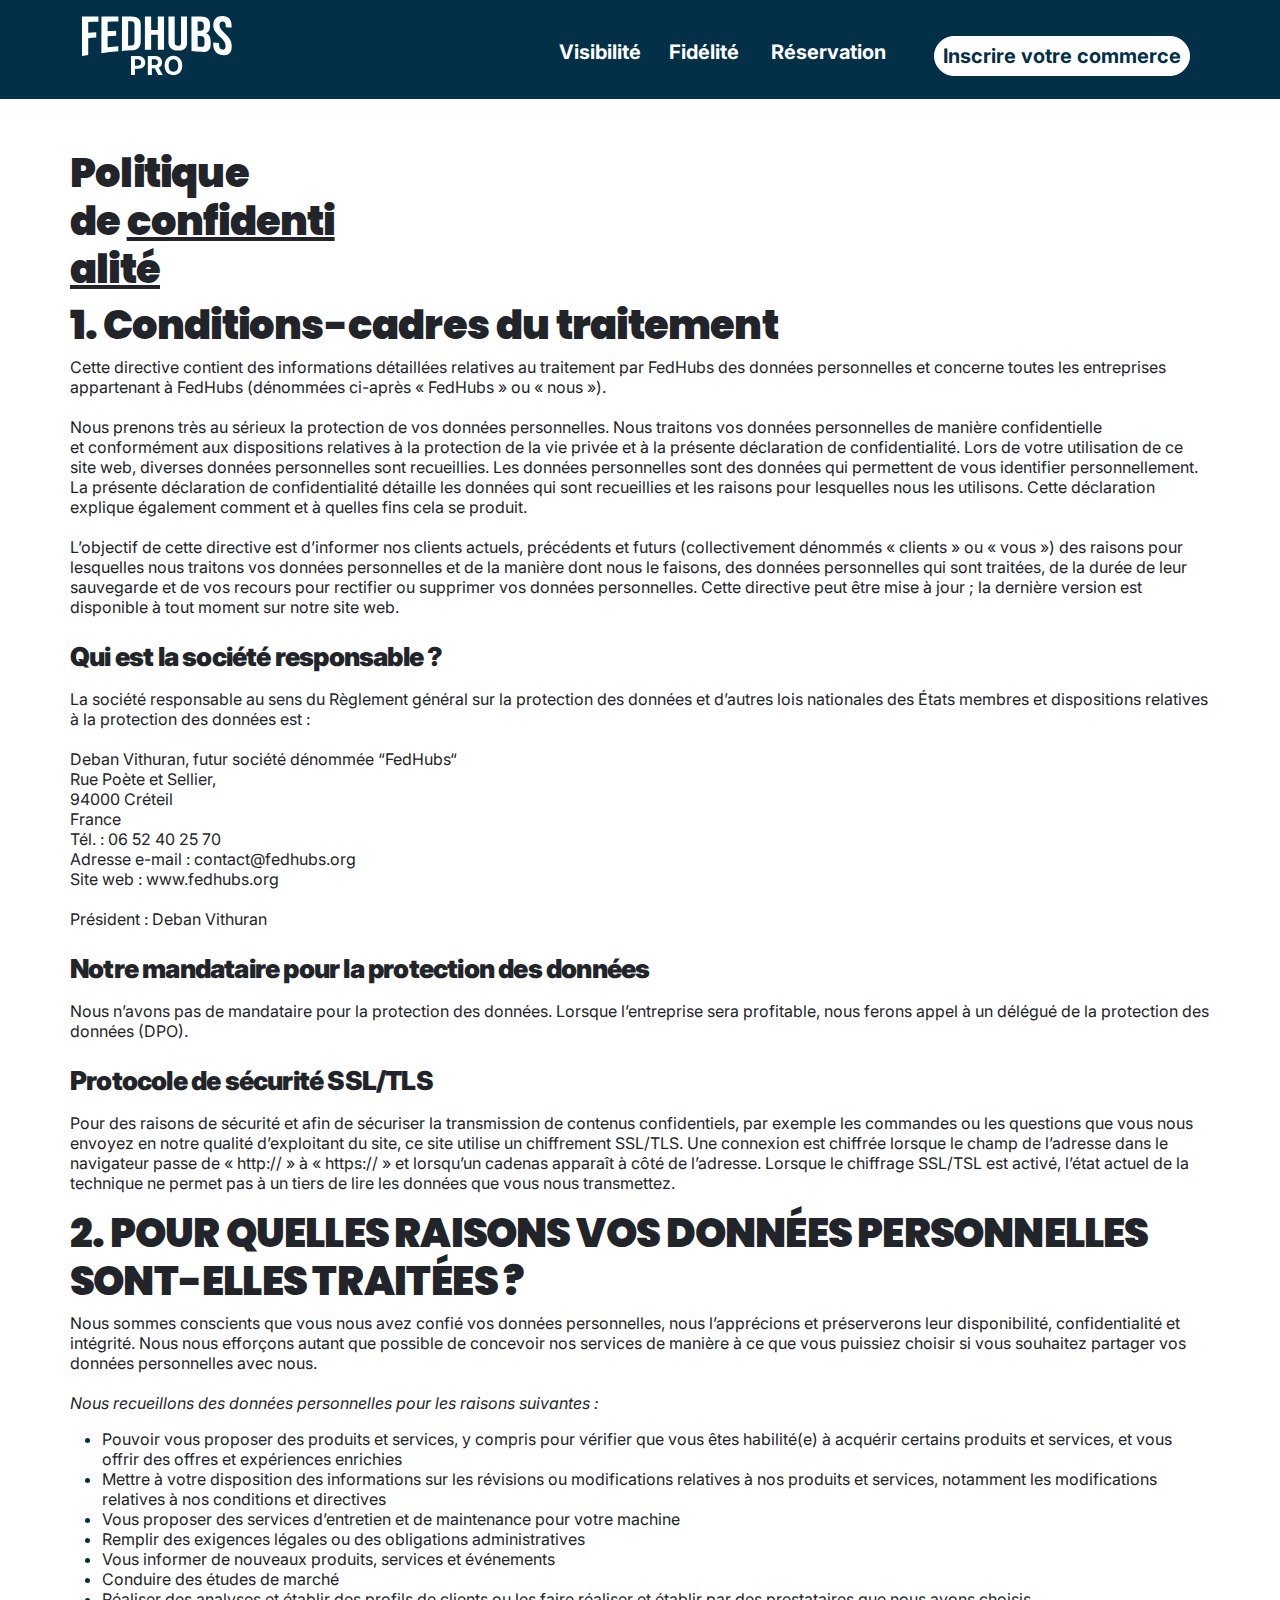
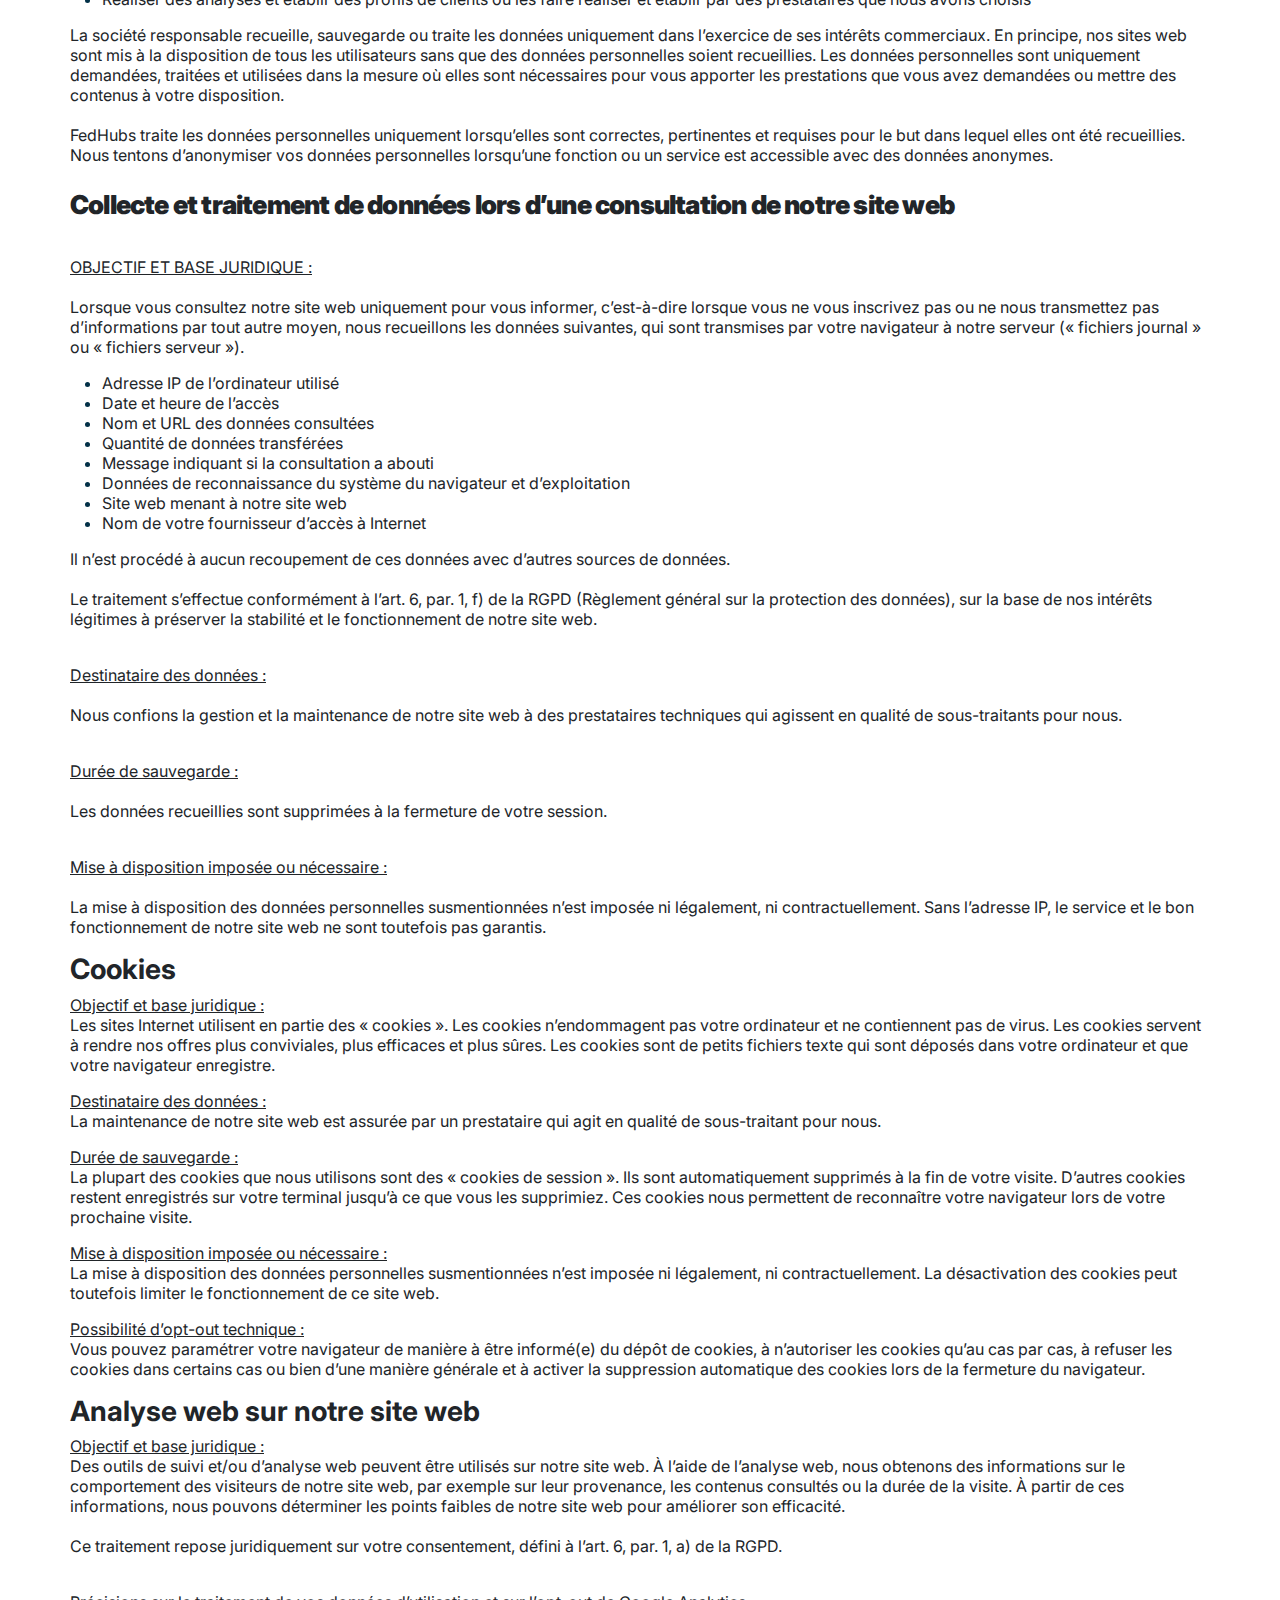
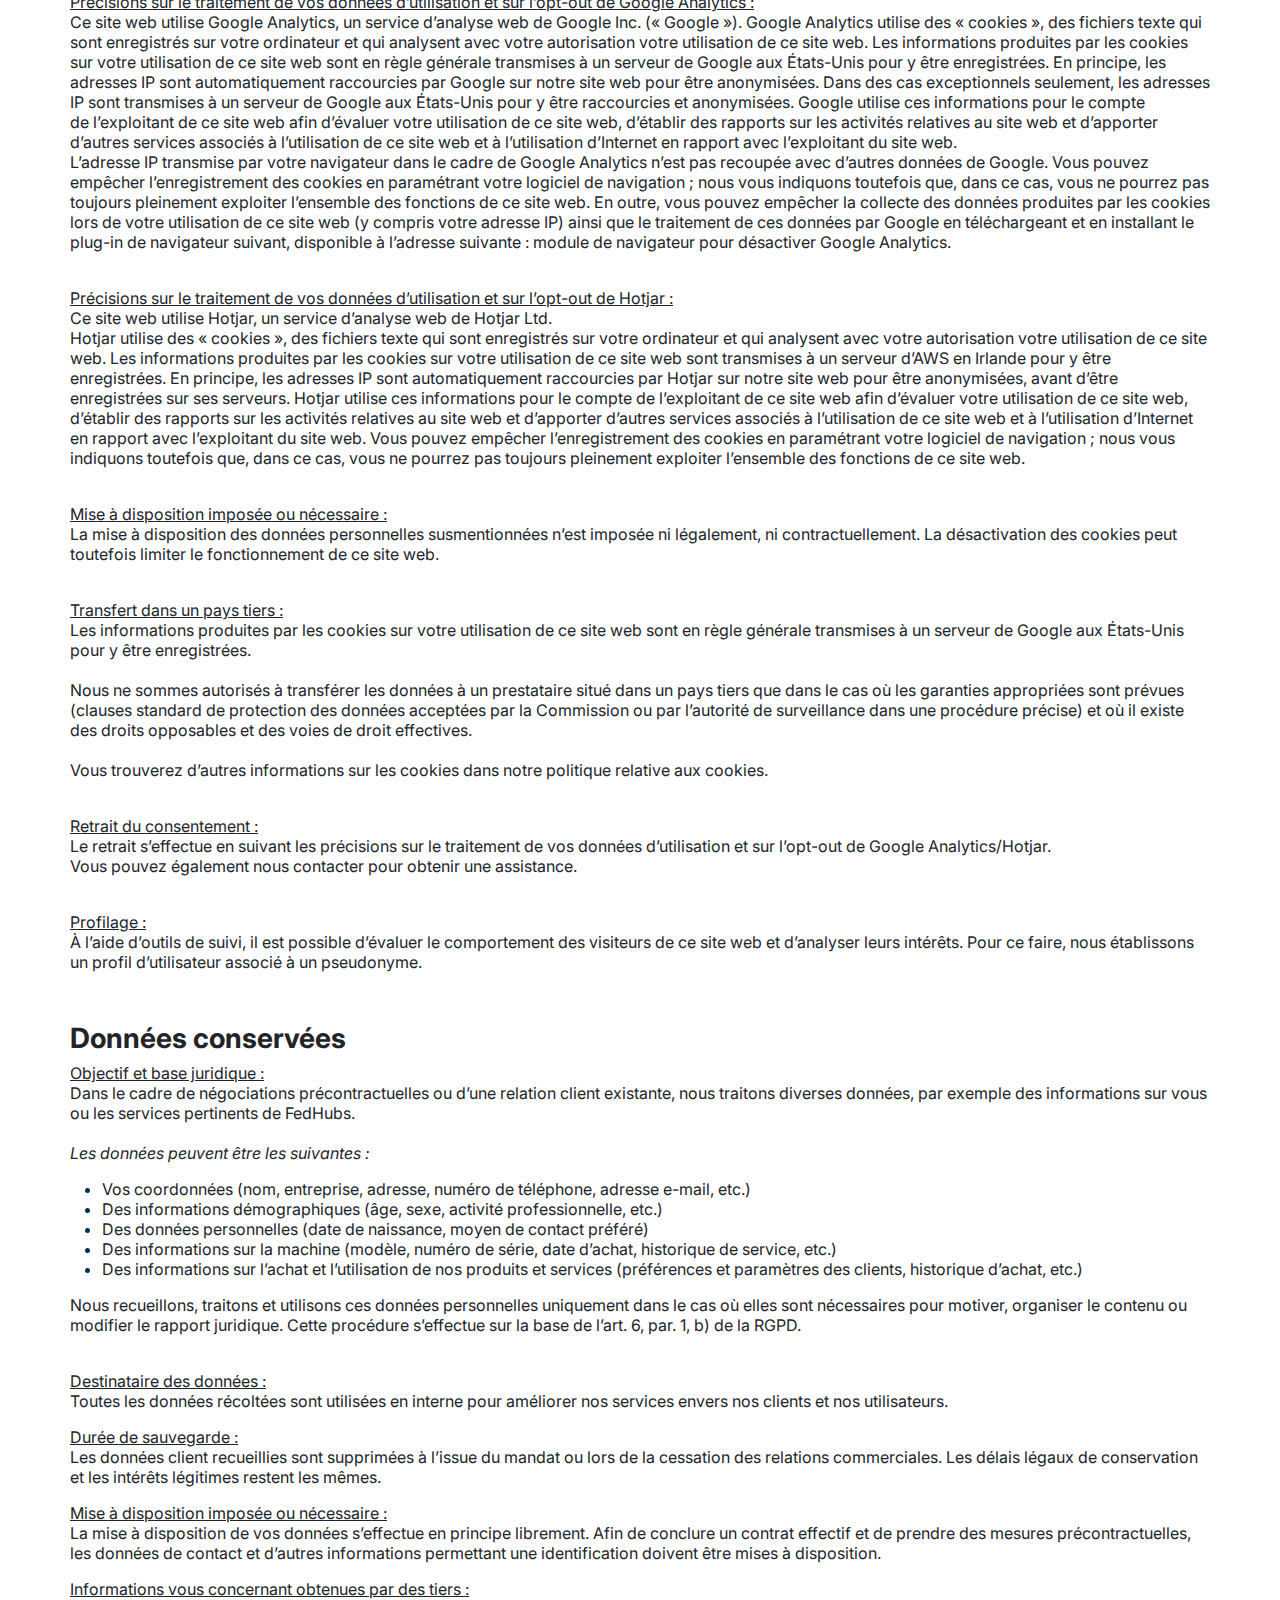
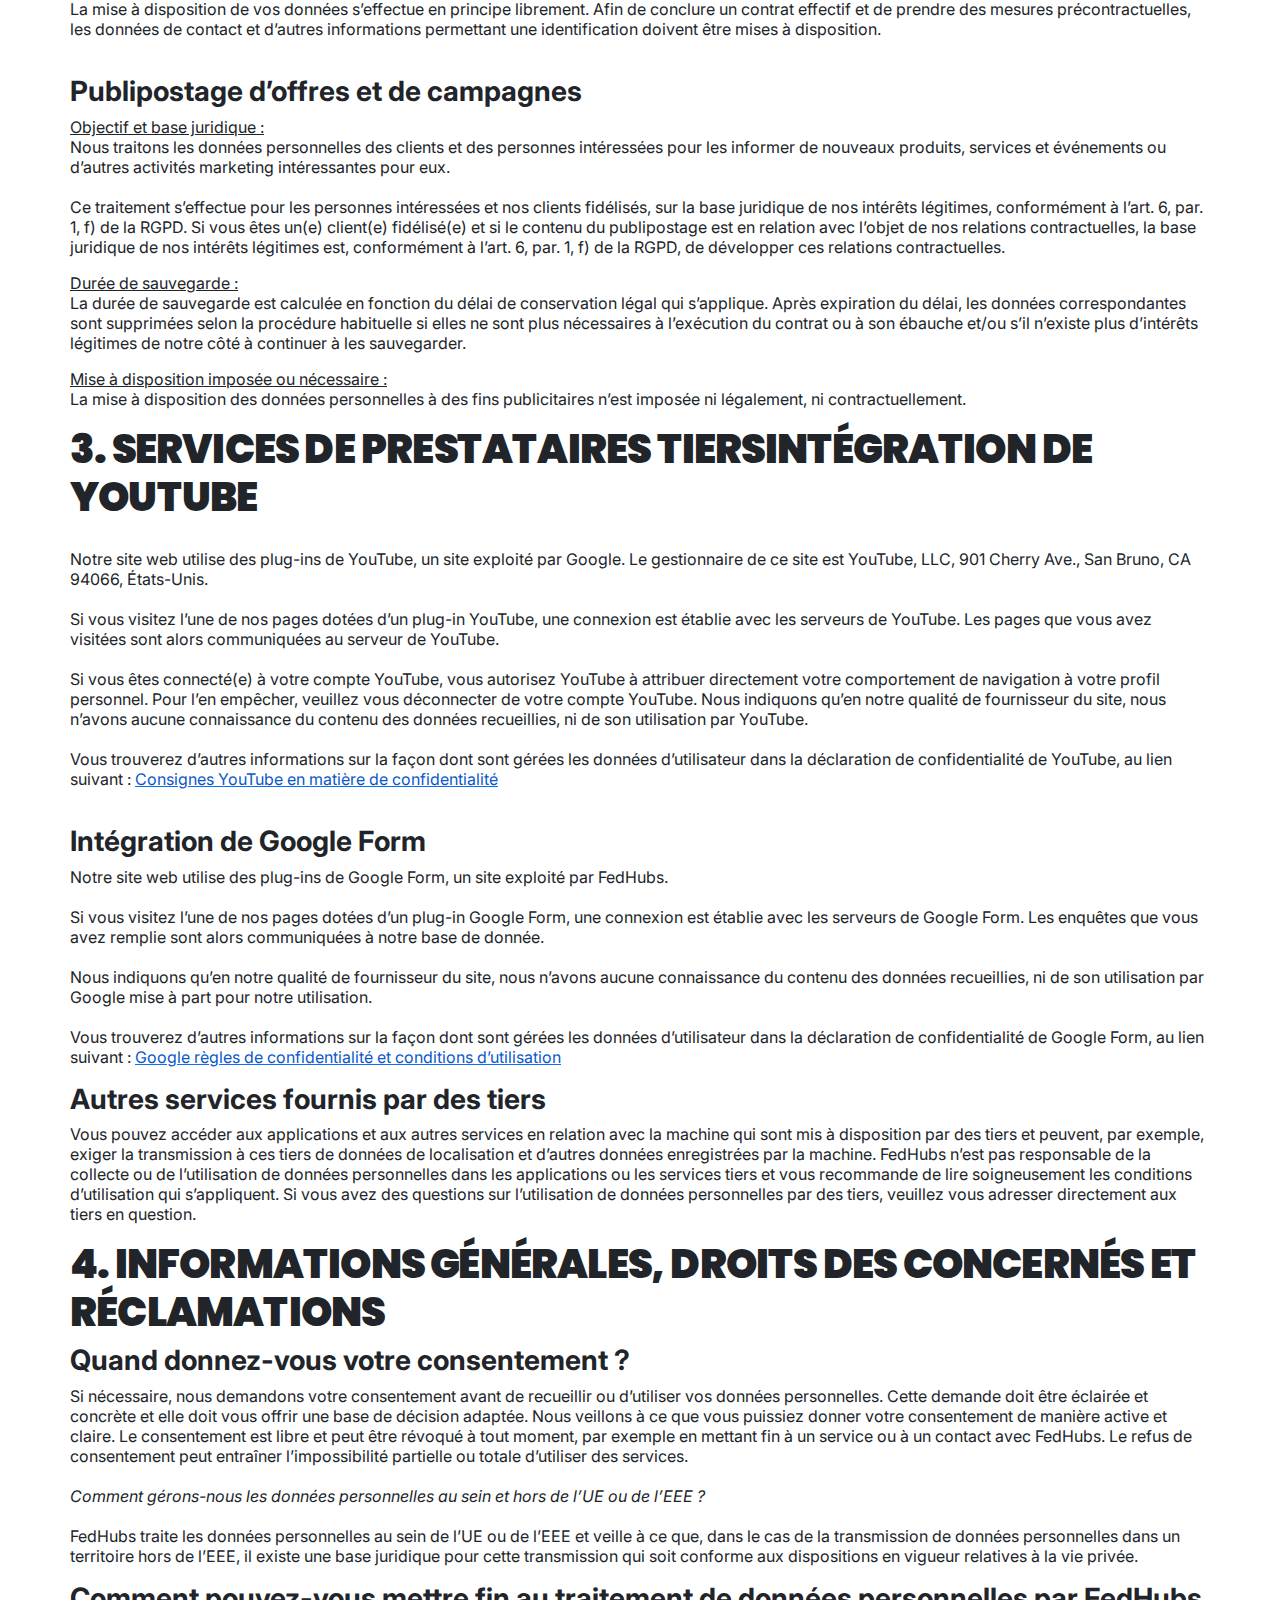
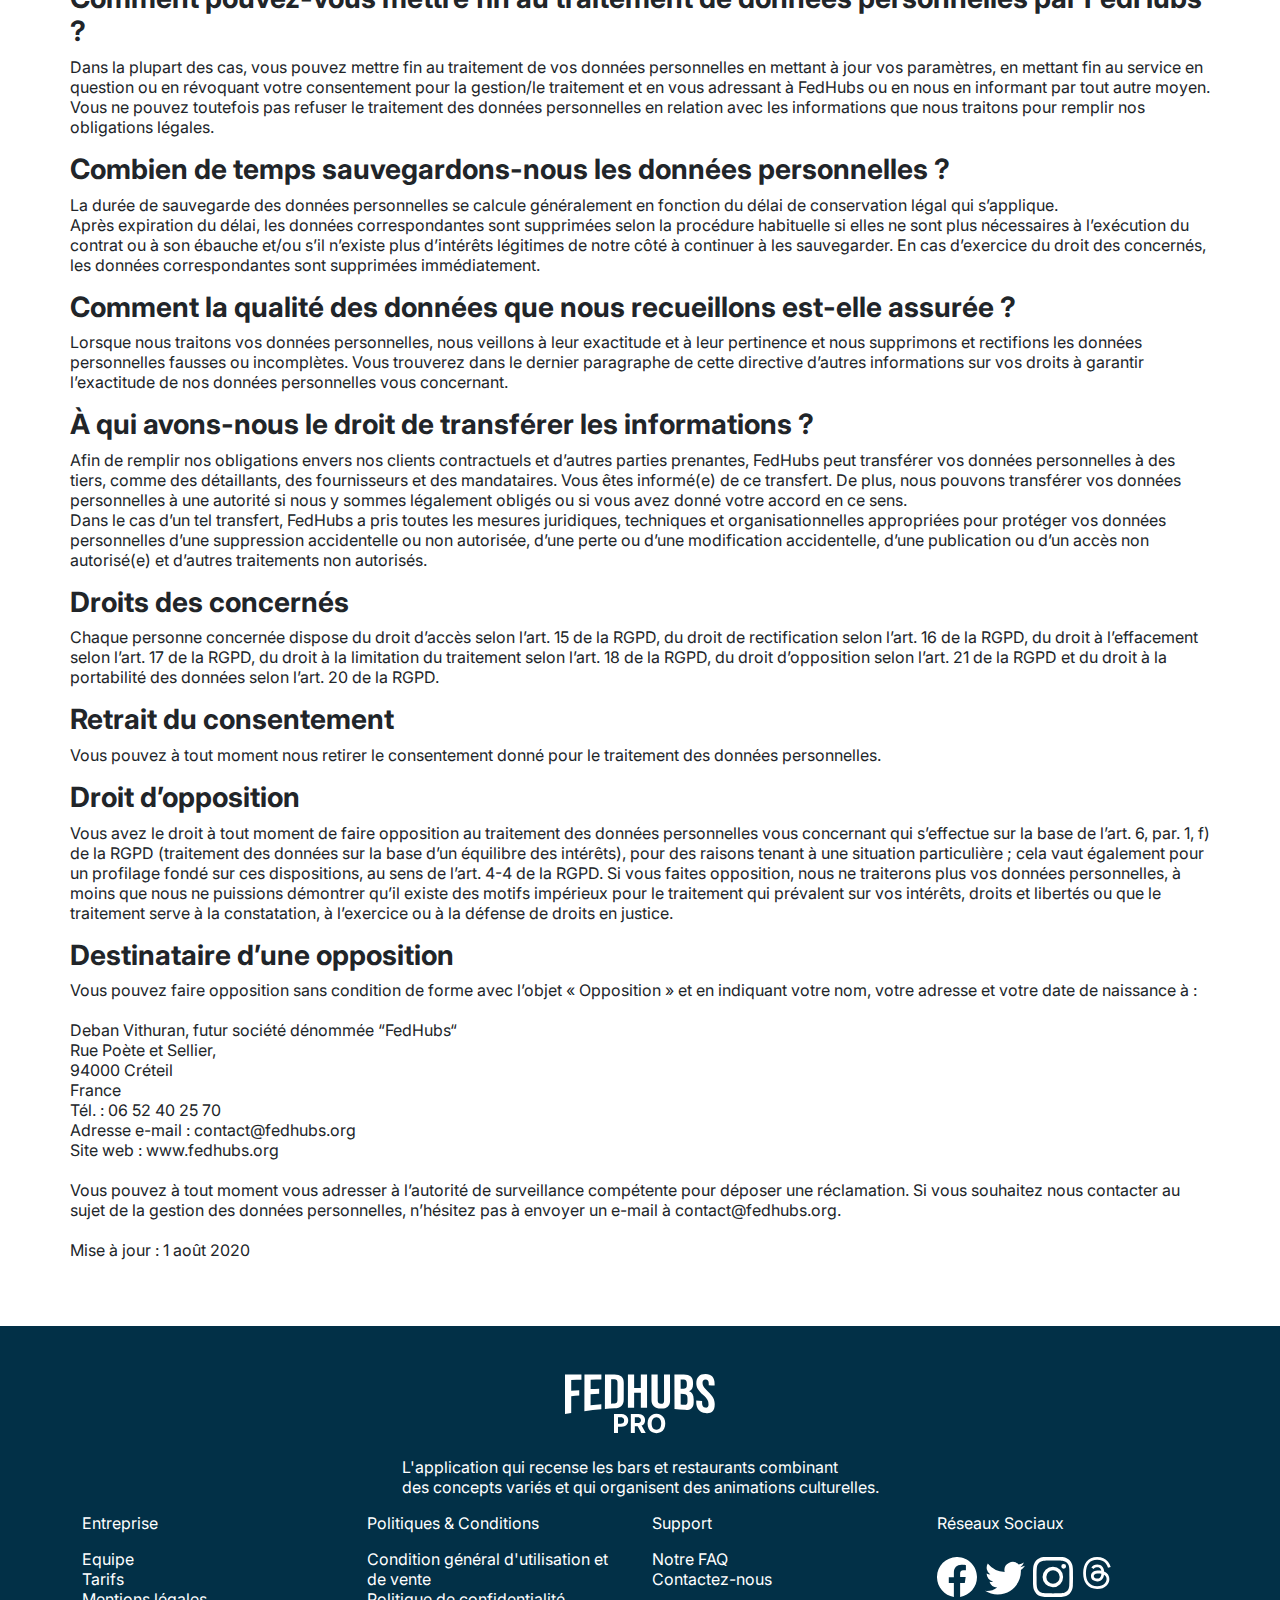
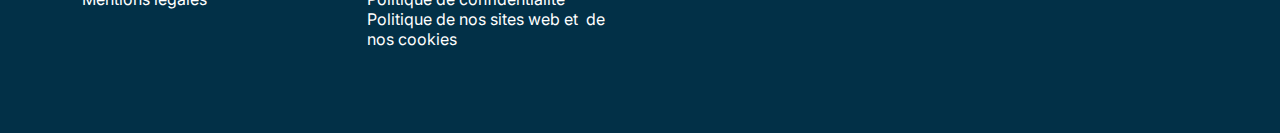
<file: confidential.html>
<!DOCTYPE html>
<html data-bs-theme="light" lang="en">

<head>
    <meta charset="utf-8">
    <meta name="viewport" content="width=device-width, initial-scale=1.0, shrink-to-fit=no">
    <title>fedhubs_pro_v1 (copy)</title>
    <meta name="theme-color" content="#f9ac8e">
    <link rel="icon" type="image/svg+xml" sizes="491x132" href="assets/img/index/logo.svg">
    <link rel="icon" type="image/png" sizes="512x512" href="assets/img/image%201.png">
    <link rel="stylesheet" href="assets/bootstrap/css/bootstrap.min.css">
    <link rel="manifest" href="manifest.json" crossorigin="use-credentials">
    <link rel="stylesheet" href="https://fonts.googleapis.com/css?family=Inter&amp;display=swap">
    <link rel="stylesheet" href="https://fonts.googleapis.com/css?family=Poppins&amp;display=swap">
    <link rel="stylesheet" href="assets/css/bs-theme-overrides.css">
    <link rel="stylesheet" href="assets/css/styles.css">
    <link rel="stylesheet" href="assets/css/toogle_switch.css">
</head>

<body>
    <nav class="navbar navbar-expand-md bg-primary py-3" style="--bs-primary: #023047;--bs-primary-rgb: 2,48,71;background: #023047;">
        <div class="container"><a href="index.html"><img class="d-flex justify-content-center" src="assets/img/brand/logo_pro.svg" alt="logo_fedhubs_pro" width="150px" height="67px"></a><button data-bs-toggle="collapse" data-bs-target="#navcol" class="navbar-toggler"><span class="navbar-toggler-icon"><svg xmlns="http://www.w3.org/2000/svg" width="1em" height="1em" fill="currentColor" viewBox="0 0 16 16" class="bi bi-list fs-1 text-light" aria-label="menu">
                        <path fill-rule="evenodd" d="M2.5 12a.5.5 0 0 1 .5-.5h10a.5.5 0 0 1 0 1H3a.5.5 0 0 1-.5-.5m0-4a.5.5 0 0 1 .5-.5h10a.5.5 0 0 1 0 1H3a.5.5 0 0 1-.5-.5m0-4a.5.5 0 0 1 .5-.5h10a.5.5 0 0 1 0 1H3a.5.5 0 0 1-.5-.5"></path>
                    </svg></span></button>
            <div class="collapse navbar-collapse" id="navcol" style="font-size: 20px;">
                <ul class="navbar-nav ms-auto align-items-md-center mb-2 mb-lg-0">
                    <li class="nav-item mx-2" style="color: var(--bs-light);"><a class="nav-link d-flex justify-content-center" href="visibility.html" style="color: var(--bs-light);padding-top: 13px;padding-right: 12px;">Visibilité</a></li>
                    <li class="nav-item" style="color: var(--bs-light);margin-top: 5px;"><a class="nav-link d-flex justify-content-center me-3" href="loyalty.html" style="color: var(--bs-light);">Fidélité</a></li>
                    <li class="nav-item mx-2" style="color: var(--bs-light);margin-top: 5px;"><a class="nav-link d-flex justify-content-center me-3" href="reservation.html" style="color: var(--bs-light);padding-left: 0px;">Réservation</a></li>
                    <li class="nav-item d-flex justify-content-center mx-2" style="color: var(--bs-light);margin-top: 10px;"><button class="btn btn-light btn-sm ms-md-2" role="button" type="button" style="border-radius: 100px;font-weight: bold;color: var(--bs-primary);font-size: 20px;margin-top: 2px;">Inscrire votre commerce</button></li>
                </ul>
            </div>
        </div>
    </nav>
    <section>
        <div style="padding-left: 70px;padding-right: 70px;">
            <div style="max-width: 286px;">
                <h1 class="text-break" style="text-align: left;max-width: 1200px;"><strong><span style="color: rgb(33, 37, 41);">Politique de&nbsp;</span><span style="text-decoration: underline; color: rgb(33, 37, 41);">confidentialité</span></strong></h1>
            </div>
            <div>
                <h1 class="text-break"><strong><span style="color: rgb(33, 37, 41);">1. Conditions-cadres du traitement</span></strong></h1>
                <p><span style="color: rgb(33, 37, 41);">Cette directive contient des informations détaillées relatives au&nbsp;traitement par FedHubs des données personnelles et concerne toutes les&nbsp;entreprises appartenant à FedHubs (dénommées ci-après « FedHubs » ou «&nbsp;nous »).</span><br><br><span style="color: rgb(33, 37, 41);">Nous prenons très au sérieux la protection de vos données personnelles.&nbsp;Nous traitons vos données personnelles de manière confidentielle et&nbsp;conformément aux dispositions relatives à la protection de la vie privée&nbsp;et à la présente déclaration de confidentialité. Lors de votre&nbsp;utilisation de ce site web, diverses données personnelles sont&nbsp;recueillies. Les données personnelles sont des données qui permettent de&nbsp;vous identifier personnellement. La présente déclaration de&nbsp;confidentialité détaille les données qui sont recueillies et les raisons&nbsp;pour lesquelles nous les utilisons. Cette déclaration explique&nbsp;également comment et à quelles fins cela se produit.</span><br><br><span style="color: rgb(33, 37, 41);">L’objectif de cette directive est d’informer nos clients actuels,&nbsp;précédents et futurs (collectivement dénommés « clients » ou « vous »)&nbsp;des raisons pour lesquelles nous traitons vos données personnelles et de&nbsp;la manière dont nous le faisons, des données personnelles qui sont&nbsp;traitées, de la durée de leur sauvegarde et de vos recours pour&nbsp;rectifier ou supprimer vos données personnelles. Cette directive peut&nbsp;être mise à jour ; la dernière version est disponible à tout moment sur&nbsp;notre site web.</span></p>
            </div>
            <div>
                <h1 style="font-size: 26px;font-family: Inter, sans-serif;"><strong><span style="color: rgb(33, 37, 41);">Qui est la société responsable ?</span></strong></h1>
                <p><span style="color: rgb(33, 37, 41);">La société responsable au sens du Règlement général sur la protection&nbsp;des données et d’autres lois nationales des États membres et&nbsp;dispositions relatives à la protection des données est :</span><br><br><span style="color: rgb(33, 37, 41);">Deban Vithuran, futur société dénommée “FedHubs“</span><br><span style="color: rgb(33, 37, 41);">Rue Poète et Sellier,</span><br><span style="color: rgb(33, 37, 41);">94000 Créteil</span><br><span style="color: rgb(33, 37, 41);">France</span><br><span style="color: rgb(33, 37, 41);">Tél. : 06 52 40 25 70</span><br><span style="color: rgb(33, 37, 41);">Adresse e-mail :&nbsp;contact@fedhubs.org</span><br><span style="color: rgb(33, 37, 41);">Site web : www.fedhubs.org</span><br><br><span style="color: rgb(33, 37, 41);">Président : Deban Vithuran</span></p>
            </div>
            <div>
                <h1 style="font-size: 26px;font-family: Inter, sans-serif;"><strong><span style="color: rgb(33, 37, 41);">Notre mandataire pour la protection des données</span></strong></h1>
                <p><span style="color: rgb(33, 37, 41);">Nous n’avons pas de mandataire pour la protection des données. Lorsque&nbsp;l’entreprise sera profitable, nous ferons appel à un délégué de la&nbsp;protection des données (DPO).</span></p>
            </div>
            <div>
                <h1 style="font-size: 26px;font-family: Inter, sans-serif;"><strong><span style="color: rgb(33, 37, 41);">Protocole de sécurité SSL/TLS</span></strong></h1>
                <p><span style="color: rgb(33, 37, 41);">Pour des raisons de sécurité et afin de sécuriser la transmission de&nbsp;contenus confidentiels, par exemple les commandes ou les questions que&nbsp;vous nous envoyez en notre qualité d’exploitant du site, ce site utilise&nbsp;un chiffrement SSL/TLS. Une connexion est chiffrée lorsque le champ de&nbsp;l’adresse dans le navigateur passe de « http:// » à « https:// » et&nbsp;lorsqu’un cadenas apparaît à côté de l’adresse. Lorsque le chiffrage&nbsp;SSL/TSL est activé, l’état actuel de la technique ne permet pas à un&nbsp;tiers de lire les données que vous nous transmettez.</span></p>
            </div>
            <div>
                <h1 class="text-break text-uppercase"><strong><span style="color: rgb(33, 37, 41);">2. Pour quelles raisons vos données personnelles sont-elles traitées ?</span></strong></h1>
                <p><span style="color: rgb(33, 37, 41);">Nous sommes conscients que vous nous avez confié vos données&nbsp;personnelles, nous l’apprécions et préserverons leur disponibilité,&nbsp;confidentialité et intégrité. Nous nous efforçons autant que possible de&nbsp;concevoir nos services de manière à ce que vous puissiez choisir si&nbsp;vous souhaitez partager vos données personnelles avec nous.</span><br><br><em><span style="color: rgb(33, 37, 41);">Nous recueillons des données personnelles pour les raisons suivantes :</span></em></p>
                <ul>
                    <li><span style="color: rgb(33, 37, 41);">Pouvoir vous proposer des produits et services, y compris pour vérifier&nbsp;que vous êtes habilité(e) à acquérir certains produits et services, et&nbsp;vous offrir des offres et expériences enrichies</span></li>
                    <li><span style="color: rgb(33, 37, 41);">Mettre à votre disposition des informations sur les révisions ou&nbsp;modifications relatives à nos produits et services, notamment les&nbsp;modifications relatives à nos conditions et directives</span></li>
                    <li><span style="color: rgb(33, 37, 41);">Vous proposer des services d’entretien et de maintenance pour votre machine</span></li>
                    <li><span style="color: rgb(33, 37, 41);">Remplir des exigences légales ou des obligations administratives</span></li>
                    <li><span style="color: rgb(33, 37, 41);">Vous informer de nouveaux produits, services et événements</span></li>
                    <li><span style="color: rgb(33, 37, 41);">Conduire des études de marché</span></li>
                    <li><span style="color: rgb(33, 37, 41);">Réaliser des analyses et établir des profils de clients ou les faire&nbsp;réaliser et établir par des prestataires que nous avons choisis</span></li>
                </ul>
                <p><span style="color: rgb(33, 37, 41);">La société responsable recueille, sauvegarde ou traite les données&nbsp;uniquement dans l’exercice de ses intérêts commerciaux. En principe, nos&nbsp;sites web sont mis à la disposition de tous les utilisateurs sans que&nbsp;des données personnelles soient recueillies. Les données personnelles&nbsp;sont uniquement demandées, traitées et utilisées dans la mesure où elles&nbsp;sont nécessaires pour vous apporter les prestations que vous avez&nbsp;demandées ou mettre des contenus à votre disposition.</span><br><br><span style="color: rgb(33, 37, 41);">FedHubs traite les données personnelles uniquement lorsqu’elles sont&nbsp;correctes, pertinentes et requises pour le but dans lequel elles ont été&nbsp;recueillies. Nous tentons d’anonymiser vos données personnelles&nbsp;lorsqu’une fonction ou un service est accessible avec des données&nbsp;anonymes.</span></p>
            </div>
            <div>
                <h1 style="font-size: 26px;font-family: Inter, sans-serif;"><strong><span style="color: rgb(33, 37, 41);">Collecte et traitement de données lors d’une consultation de notre site web</span></strong></h1><span><br><span style="text-decoration: underline; color: rgb(33, 37, 41);">OBJECTIF ET BASE JURIDIQUE :</span><br><br></span>
                <p><span style="color: rgb(33, 37, 41);">Lorsque vous consultez notre site web uniquement pour vous informer,&nbsp;c’est-à-dire lorsque vous ne vous inscrivez pas ou ne nous transmettez&nbsp;pas d’informations par tout autre moyen, nous recueillons les données&nbsp;suivantes, qui sont transmises par votre navigateur à notre serveur («&nbsp;fichiers journal » ou « fichiers serveur »).</span></p>
                <ul>
                    <li><span style="color: rgb(33, 37, 41);">Adresse IP de l’ordinateur utilisé</span></li>
                    <li><span style="color: rgb(33, 37, 41);">Date et heure de l’accès</span></li>
                    <li><span style="color: rgb(33, 37, 41);">Nom et URL des données consultées</span></li>
                    <li><span style="color: rgb(33, 37, 41);">Quantité de données transférées</span></li>
                    <li><span style="color: rgb(33, 37, 41);">Message indiquant si la consultation a abouti</span></li>
                    <li><span style="color: rgb(33, 37, 41);">Données de reconnaissance du système du navigateur et d’exploitation</span></li>
                    <li><span style="color: rgb(33, 37, 41);">Site web menant à notre site web</span></li>
                    <li><span style="color: rgb(33, 37, 41);">Nom de votre fournisseur d’accès à Internet</span></li>
                </ul>
                <p><span style="color: rgb(33, 37, 41);">Il n’est procédé à aucun recoupement de ces données avec d’autres sources de données.</span><br><br><span style="color: rgb(33, 37, 41);">Le traitement s’effectue conformément à l’art. 6, par. 1, f) de la&nbsp;RGPD (Règlement général sur la protection des données), sur la base de&nbsp;nos intérêts légitimes à préserver la stabilité et le fonctionnement de&nbsp;notre site web.</span></p><span><br><span style="text-decoration: underline; color: rgb(33, 37, 41);">Destinataire des données&nbsp;:</span></span>
                <p><br><span style="color: rgb(33, 37, 41);">Nous confions la gestion et la maintenance de notre site web à des&nbsp;prestataires techniques qui agissent en qualité de sous-traitants pour&nbsp;nous.</span></p><span><br><span style="text-decoration: underline; color: rgb(33, 37, 41);">Durée de sauvegarde :</span></span>
                <p><br><span style="color: rgb(33, 37, 41);">Les données recueillies sont supprimées à la fermeture de votre session.</span></p><span><br><span style="text-decoration: underline; color: rgb(33, 37, 41);">Mise à disposition imposée ou nécessaire :</span></span>
                <p><br><span style="color: rgb(33, 37, 41);">La mise à disposition des données personnelles susmentionnées n’est&nbsp;imposée ni légalement, ni contractuellement. Sans l’adresse IP, le&nbsp;service et le bon fonctionnement de notre site web ne sont toutefois pas&nbsp;garantis.</span></p>
                <h3><strong><span style="color: rgb(33, 37, 41);">Cookies</span></strong></h3><span><span style="text-decoration: underline; color: rgb(33, 37, 41);">Objectif et base juridique :</span></span>
                <p><span style="color: rgb(33, 37, 41);">Les sites Internet utilisent en partie des « cookies ». Les cookies&nbsp;n’endommagent pas votre ordinateur et ne contiennent pas de virus. Les&nbsp;cookies servent à rendre nos offres plus conviviales, plus efficaces et&nbsp;plus sûres. Les cookies sont de petits fichiers texte qui sont déposés&nbsp;dans votre ordinateur et que votre navigateur enregistre.</span></p><span><span style="text-decoration: underline; color: rgb(33, 37, 41);">Destinataire des données&nbsp;:</span></span>
                <p><span style="color: rgb(33, 37, 41);">La maintenance de notre site web est assurée par un prestataire qui agit en qualité de sous-traitant pour nous.</span></p><span><span style="text-decoration: underline; color: rgb(33, 37, 41);">Durée de sauvegarde :</span></span>
                <p><span style="color: rgb(33, 37, 41);">La plupart des cookies que nous utilisons sont des « cookies de&nbsp;session ». Ils sont automatiquement supprimés à la fin de votre visite.&nbsp;D’autres cookies restent enregistrés sur votre terminal jusqu’à ce que&nbsp;vous les supprimiez. Ces cookies nous permettent de reconnaître votre&nbsp;navigateur lors de votre prochaine visite.</span></p><span><span style="text-decoration: underline; color: rgb(33, 37, 41);">Mise à disposition imposée ou nécessaire :</span></span>
                <p><span style="color: rgb(33, 37, 41);">La mise à disposition des données personnelles susmentionnées n’est&nbsp;imposée ni légalement, ni contractuellement. La désactivation des&nbsp;cookies peut toutefois limiter le fonctionnement de ce site web.</span></p><span><span style="text-decoration: underline; color: rgb(33, 37, 41);">Possibilité d’opt-out technique&nbsp;:</span></span>
                <p><span style="color: rgb(33, 37, 41);">Vous pouvez paramétrer votre navigateur de manière à être informé(e)&nbsp;du dépôt de cookies, à n’autoriser les cookies qu’au cas par cas, à&nbsp;refuser les cookies dans certains cas ou bien d’une manière générale et à&nbsp;activer la suppression automatique des cookies lors de la fermeture du&nbsp;navigateur.</span></p>
                <h3><strong><span style="color: rgb(33, 37, 41);">Analyse web sur notre site web</span></strong></h3><span><span style="text-decoration: underline; color: rgb(33, 37, 41);">Objectif et base juridique :</span></span>
                <p><span style="color: rgb(33, 37, 41);">Des outils de suivi et/ou d’analyse web peuvent être utilisés sur&nbsp;notre site web. À l’aide de l’analyse web, nous obtenons des&nbsp;informations sur le comportement des visiteurs de notre site web, par&nbsp;exemple sur leur provenance, les contenus consultés ou la durée de la&nbsp;visite. À partir de ces informations, nous pouvons déterminer les points&nbsp;faibles de notre site web pour améliorer son efficacité.</span><br><br><span style="color: rgb(33, 37, 41);">Ce traitement repose juridiquement sur votre consentement, défini à l’art. 6, par. 1, a) de la RGPD.</span></p><span><br><span style="text-decoration: underline; color: rgb(33, 37, 41);">Précisions sur le traitement de vos données d’utilisation et sur l’opt-out de Google Analytics&nbsp;:</span></span>
                <p><span style="color: rgb(33, 37, 41);">Ce site web utilise Google Analytics, un service d’analyse web de Google&nbsp;Inc. (« Google »). Google Analytics utilise des « cookies », des&nbsp;fichiers texte qui sont enregistrés sur votre ordinateur et qui&nbsp;analysent avec votre autorisation votre utilisation de ce site web. Les&nbsp;informations produites par les cookies sur votre utilisation de ce site&nbsp;web sont en règle générale transmises à un serveur de Google aux&nbsp;États-Unis pour y être enregistrées. En principe, les adresses IP sont&nbsp;automatiquement raccourcies par Google sur notre site web pour être&nbsp;anonymisées. Dans des cas exceptionnels seulement, les adresses IP sont&nbsp;transmises à un serveur de Google aux États-Unis pour y être raccourcies&nbsp;et anonymisées. Google utilise ces informations pour le compte de&nbsp;l’exploitant de ce site web afin d’évaluer votre utilisation de ce site&nbsp;web, d’établir des rapports sur les activités relatives au site web et&nbsp;d’apporter d’autres services associés à l’utilisation de ce site web et à&nbsp;l’utilisation d’Internet en rapport avec l’exploitant du site web.</span><br><span style="color: rgb(33, 37, 41);">L’adresse IP transmise par votre navigateur dans le cadre de Google&nbsp;Analytics n’est pas recoupée avec d’autres données de Google. Vous&nbsp;pouvez empêcher l’enregistrement des cookies en paramétrant votre&nbsp;logiciel de navigation ; nous vous indiquons toutefois que, dans ce cas,&nbsp;vous ne pourrez pas toujours pleinement exploiter l’ensemble des&nbsp;fonctions de ce site web. En outre, vous pouvez empêcher la collecte des&nbsp;données produites par les cookies lors de votre utilisation de ce site&nbsp;web (y compris votre adresse IP) ainsi que le traitement de ces données&nbsp;par Google en téléchargeant et en installant le plug-in de navigateur&nbsp;suivant, disponible à l’adresse suivante : module de navigateur pour&nbsp;désactiver Google Analytics.</span></p><span><br><span style="text-decoration: underline; color: rgb(33, 37, 41);">Précisions sur le traitement de vos données d’utilisation et sur l’opt-out de Hotjar :</span></span>
                <p><span style="color: rgb(33, 37, 41);">Ce site web utilise Hotjar, un service d’analyse web de Hotjar Ltd.</span><br><span style="color: rgb(33, 37, 41);">Hotjar utilise des « cookies », des fichiers texte qui sont enregistrés&nbsp;sur votre ordinateur et qui analysent avec votre autorisation votre&nbsp;utilisation de ce site web. Les informations produites par les cookies&nbsp;sur votre utilisation de ce site web sont transmises à un serveur d’AWS&nbsp;en Irlande pour y être enregistrées. En principe, les adresses IP sont&nbsp;automatiquement raccourcies par Hotjar sur notre site web pour être&nbsp;anonymisées, avant d’être enregistrées sur ses serveurs. Hotjar utilise&nbsp;ces informations pour le compte de l’exploitant de ce site web afin&nbsp;d’évaluer votre utilisation de ce site web, d’établir des rapports sur&nbsp;les activités relatives au site web et d’apporter d’autres services&nbsp;associés à l’utilisation de ce site web et à l’utilisation d’Internet en&nbsp;rapport avec l’exploitant du site web. Vous pouvez empêcher&nbsp;l’enregistrement des cookies en paramétrant votre logiciel de navigation&nbsp;; nous vous indiquons toutefois que, dans ce cas, vous ne pourrez pas&nbsp;toujours pleinement exploiter l’ensemble des fonctions de ce site web.</span></p><span><br><span style="text-decoration: underline; color: rgb(33, 37, 41);">Mise à disposition imposée ou nécessaire&nbsp;:</span></span>
                <p><span style="color: rgb(33, 37, 41);">La mise à disposition des données personnelles susmentionnées n’est&nbsp;imposée ni légalement, ni contractuellement. La désactivation des&nbsp;cookies peut toutefois limiter le fonctionnement de ce site web.</span></p><span><br><span style="text-decoration: underline; color: rgb(33, 37, 41);">Transfert dans un pays tiers&nbsp;:</span></span>
                <p><span style="color: rgb(33, 37, 41);">Les informations produites par les cookies sur votre utilisation de&nbsp;ce site web sont en règle générale transmises à un serveur de Google aux&nbsp;États-Unis pour y être enregistrées.</span><br><br><span style="color: rgb(33, 37, 41);">Nous ne sommes autorisés à transférer les données à un prestataire&nbsp;situé dans un pays tiers que dans le cas où les garanties appropriées&nbsp;sont prévues (clauses standard de protection des données acceptées par&nbsp;la Commission ou par l’autorité de surveillance dans une procédure&nbsp;précise) et où il existe des droits opposables et des voies de droit&nbsp;effectives.</span><br><br><span style="color: rgb(33, 37, 41);">Vous trouverez d’autres informations sur les cookies dans notre politique relative aux cookies.</span></p><span><br><span style="text-decoration: underline; color: rgb(33, 37, 41);">Retrait du consentement&nbsp;:</span></span>
                <p><span style="color: rgb(33, 37, 41);">Le retrait s’effectue en suivant les précisions sur le traitement de&nbsp;vos données d’utilisation et sur l’opt-out de Google Analytics/Hotjar.</span><br><span style="color: rgb(33, 37, 41);">Vous pouvez également nous contacter pour obtenir une assistance.</span></p><span><br><span style="text-decoration: underline; color: rgb(33, 37, 41);">Profilage&nbsp;:</span></span>
                <p><span style="color: rgb(33, 37, 41);">À l’aide d’outils de suivi, il est possible d’évaluer le comportement&nbsp;des visiteurs de ce site web et d’analyser leurs intérêts. Pour ce&nbsp;faire, nous établissons un profil d’utilisateur associé à un pseudonyme.</span></p>
                <h3><br><strong><span style="color: rgb(33, 37, 41);">Données conservées</span></strong></h3><span><span style="text-decoration: underline; color: rgb(33, 37, 41);">Objectif et base juridique :</span></span>
                <p><span style="color: rgb(33, 37, 41);">Dans le cadre de négociations précontractuelles ou d’une relation&nbsp;client existante, nous traitons diverses données, par exemple des&nbsp;informations sur vous ou les services pertinents de FedHubs.</span><br><br><em><span style="color: rgb(33, 37, 41);">Les données peuvent être les suivantes :</span></em></p>
                <ul>
                    <li><span style="color: rgb(33, 37, 41);">Vos coordonnées (nom, entreprise, adresse, numéro de téléphone, adresse e-mail, etc.)&nbsp;</span></li>
                    <li><span style="color: rgb(33, 37, 41);">Des informations démographiques (âge, sexe, activité professionnelle, etc.)</span></li>
                    <li><span style="color: rgb(33, 37, 41);">Des données personnelles (date de naissance, moyen de contact préféré)</span></li>
                    <li><span style="color: rgb(33, 37, 41);">Des informations sur la machine (modèle, numéro de série, date d’achat, historique de service, etc.)</span></li>
                    <li><span style="color: rgb(33, 37, 41);">Des informations sur l’achat et l’utilisation de nos produits et&nbsp;services (préférences et paramètres des clients, historique d’achat,&nbsp;etc.)</span></li>
                </ul>
                <p><span style="color: rgb(33, 37, 41);">Nous recueillons, traitons et utilisons ces données personnelles&nbsp;uniquement dans le cas où elles sont nécessaires pour motiver, organiser&nbsp;le contenu ou modifier le rapport juridique. Cette procédure s’effectue&nbsp;sur la base de l’art. 6, par. 1, b) de la RGPD.</span></p>
            </div>
            <div><span><br><span style="text-decoration: underline; color: rgb(33, 37, 41);">Destinataire des données&nbsp;:</span></span>
                <p><span style="color: rgb(33, 37, 41);">Toutes les données récoltées sont utilisées en interne pour améliorer nos services envers nos clients et nos utilisateurs.</span></p>
            </div>
            <div><span><span style="text-decoration: underline; color: rgb(33, 37, 41);">Durée de sauvegarde :</span></span>
                <p><span style="color: rgb(33, 37, 41);">Les données client recueillies sont supprimées à l’issue du mandat ou&nbsp;lors de la cessation des relations commerciales. Les délais légaux de&nbsp;conservation et les intérêts légitimes restent les mêmes.</span></p>
            </div>
            <div><span><span style="text-decoration: underline; color: rgb(33, 37, 41);">Mise à disposition imposée ou nécessaire :</span></span>
                <p><span style="color: rgb(33, 37, 41);">La mise à disposition de vos données s’effectue en principe&nbsp;librement. Afin de conclure un contrat effectif et de prendre des&nbsp;mesures précontractuelles, les données de contact et d’autres&nbsp;informations permettant une identification doivent être mises à&nbsp;disposition.</span></p>
            </div>
            <div><span><span style="text-decoration: underline; color: rgb(33, 37, 41);">Informations vous concernant obtenues par des tiers&nbsp;:</span></span>
                <p><span style="color: rgb(33, 37, 41);">La mise à disposition de vos données s’effectue en principe&nbsp;librement. Afin de conclure un contrat effectif et de prendre des&nbsp;mesures précontractuelles, les données de contact et d’autres&nbsp;informations permettant une identification doivent être mises à&nbsp;disposition.</span><br><br></p>
            </div>
            <h3><strong><span style="color: rgb(33, 37, 41);">Publipostage d’offres et de campagnes</span></strong></h3>
            <div><span><span style="text-decoration: underline; color: rgb(33, 37, 41);">Objectif et base juridique :</span></span>
                <p><span style="color: rgb(33, 37, 41);">Nous traitons les données personnelles des clients et des personnes&nbsp;intéressées pour les informer de nouveaux produits, services et&nbsp;événements ou d’autres activités marketing intéressantes pour eux.</span><br><br><span style="color: rgb(33, 37, 41);">Ce traitement s’effectue pour les personnes intéressées et nos&nbsp;clients fidélisés, sur la base juridique de nos intérêts légitimes,&nbsp;conformément à l’art. 6, par. 1, f) de la RGPD. Si vous êtes un(e)&nbsp;client(e) fidélisé(e) et si le contenu du publipostage est en relation&nbsp;avec l’objet de nos relations contractuelles, la base juridique de nos&nbsp;intérêts légitimes est, conformément à l’art. 6, par. 1, f) de la RGPD,&nbsp;de développer ces relations contractuelles.</span></p>
            </div>
            <div><span><span style="text-decoration: underline; color: rgb(33, 37, 41);">Durée de sauvegarde :</span></span>
                <p><span style="color: rgb(33, 37, 41);">La durée de sauvegarde est calculée en fonction du délai de&nbsp;conservation légal qui s’applique. Après expiration du délai, les&nbsp;données correspondantes sont supprimées selon la procédure habituelle si&nbsp;elles ne sont plus nécessaires à l’exécution du contrat ou à son&nbsp;ébauche et/ou s’il n’existe plus d’intérêts légitimes de notre côté à&nbsp;continuer à les sauvegarder.</span></p>
            </div>
            <div><span><span style="text-decoration: underline; color: rgb(33, 37, 41);">Mise à disposition imposée ou nécessaire :</span></span>
                <p><span style="color: rgb(33, 37, 41);">La mise à disposition des données personnelles à des fins publicitaires n’est imposée ni légalement, ni contractuellement.</span></p>
                <div>
                    <h1 class="text-uppercase"><strong><span style="color: rgb(33, 37, 41);">3. Services de prestataires tiersIntégration de YouTube</span></strong></h1>
                    <p><br><span style="color: rgb(33, 37, 41);">Notre site web utilise des plug-ins de YouTube, un site exploité par&nbsp;Google. Le gestionnaire de ce site est YouTube, LLC, 901 Cherry Ave.,&nbsp;San Bruno, CA 94066, États-Unis.</span><br><br><span style="color: rgb(33, 37, 41);">Si vous visitez l’une de nos pages dotées d’un plug-in YouTube, une&nbsp;connexion est établie avec les serveurs de YouTube. Les pages que vous&nbsp;avez visitées sont alors communiquées au serveur de YouTube.</span><br><br><span style="color: rgb(33, 37, 41);">Si vous êtes connecté(e) à votre compte YouTube, vous autorisez&nbsp;YouTube à attribuer directement votre comportement de navigation à votre&nbsp;profil personnel. Pour l’en empêcher, veuillez vous déconnecter de&nbsp;votre compte YouTube. Nous indiquons qu’en notre qualité de fournisseur&nbsp;du site, nous n’avons aucune connaissance du contenu des données&nbsp;recueillies, ni de son utilisation par YouTube.</span><br><br><span style="color: rgb(33, 37, 41);">Vous trouverez d’autres informations sur la façon dont sont gérées&nbsp;les données d’utilisateur dans la déclaration de confidentialité de&nbsp;YouTube, au lien suivant :&nbsp;</span><a href="https://support.google.com/youtube/answer/7671399?p=privacy_guidelines&amp;hl=fr&amp;visit_id=1-636628686320620142-3219424386&amp;rd=1%22%3Ehttps://support.google.com/youtube/answer/7671399?p=privacy_guidelines&amp;hl=fr&amp;visit_id=1-636628686320620142-3219424386&amp;rd=1%3C/a%3E." target="_blank"><span style="color: rgb(10, 88, 202);">Consignes YouTube en matière de confidentialité</span></a><br><br></p>
                    <h3><strong><span style="color: rgb(33, 37, 41);">Intégration de Google Form</span></strong></h3>
                    <p><span style="color: rgb(33, 37, 41);">Notre site web utilise des plug-ins de Google Form, un site exploité par FedHubs.</span><br><br><span style="color: rgb(33, 37, 41);">Si vous visitez l’une de nos pages dotées d’un plug-in Google Form,&nbsp;une connexion est établie avec les serveurs de Google Form. Les enquêtes&nbsp;que vous avez remplie sont alors communiquées à notre base de donnée.</span><br><br><span style="color: rgb(33, 37, 41);">Nous indiquons qu’en notre qualité de fournisseur du site, nous&nbsp;n’avons aucune connaissance du contenu des données recueillies, ni de&nbsp;son utilisation par Google mise à part pour notre utilisation.</span><br><br><span style="color: rgb(33, 37, 41);">Vous trouverez d’autres informations sur la façon dont sont gérées&nbsp;les données d’utilisateur dans la déclaration de confidentialité de&nbsp;Google Form, au lien suivant :&nbsp;</span><a href="https://policies.google.com/privacy?hl=fr%22%3Ehttps://policies.google.com/privacy?hl=fr" target="_blank"><span style="color: rgb(10, 88, 202);">Google règles de confidentialité et conditions d’utilisation</span></a></p>
                    <h3><strong><span style="color: rgb(33, 37, 41);">Autres services fournis par des tiers</span></strong></h3>
                    <p><span style="color: rgb(33, 37, 41);">Vous pouvez accéder aux applications et aux autres services en&nbsp;relation avec la machine qui sont mis à disposition par des tiers et&nbsp;peuvent, par exemple, exiger la transmission à ces tiers de données de&nbsp;localisation et d’autres données enregistrées par la machine. FedHubs&nbsp;n’est pas responsable de la collecte ou de l’utilisation de données&nbsp;personnelles dans les applications ou les services tiers et vous&nbsp;recommande de lire soigneusement les conditions d’utilisation qui&nbsp;s’appliquent. Si vous avez des questions sur l’utilisation de données&nbsp;personnelles par des tiers, veuillez vous adresser directement aux tiers&nbsp;en question.</span></p>
                </div>
                <div>
                    <h1 class="text-break text-uppercase"><strong><span style="color: rgb(33, 37, 41);">4. Informations générales, droits des concernés et réclamations</span></strong></h1>
                    <h3><strong><span style="color: rgb(33, 37, 41);">Quand donnez-vous votre consentement ?</span></strong></h3>
                    <p><span style="color: rgb(33, 37, 41);">Si nécessaire, nous demandons votre consentement avant de recueillir&nbsp;ou d’utiliser vos données personnelles. Cette demande doit être éclairée&nbsp;et concrète et elle doit vous offrir une base de décision adaptée. Nous&nbsp;veillons à ce que vous puissiez donner votre consentement de manière&nbsp;active et claire. Le consentement est libre et peut être révoqué à tout&nbsp;moment, par exemple en mettant fin à un service ou à un contact avec&nbsp;FedHubs. Le refus de consentement peut entraîner l’impossibilité&nbsp;partielle ou totale d’utiliser des services.</span><br><br><em><span style="color: rgb(33, 37, 41);">Comment gérons-nous les données personnelles au sein et hors de l’UE ou de l’EEE ?</span></em><br><br><span style="color: rgb(33, 37, 41);">FedHubs traite les données personnelles au sein de l’UE ou de l’EEE&nbsp;et veille à ce que, dans le cas de la transmission de données&nbsp;personnelles dans un territoire hors de l’EEE, il existe une base&nbsp;juridique pour cette transmission qui soit conforme aux dispositions en&nbsp;vigueur relatives à la vie privée.</span></p>
                    <h3><strong><span style="color: rgb(33, 37, 41);">Comment pouvez-vous mettre fin au traitement de données personnelles par FedHubs ?</span></strong></h3>
                    <p><span style="color: rgb(33, 37, 41);">Dans la plupart des cas, vous pouvez mettre fin au traitement de vos&nbsp;données personnelles en mettant à jour vos paramètres, en mettant fin au&nbsp;service en question ou en révoquant votre consentement pour la&nbsp;gestion/le traitement et en vous adressant à FedHubs ou en nous en&nbsp;informant par tout autre moyen. Vous ne pouvez toutefois pas refuser le&nbsp;traitement des données personnelles en relation avec les informations&nbsp;que nous traitons pour remplir nos obligations légales.</span></p>
                    <h3><strong><span style="color: rgb(33, 37, 41);">Combien de temps sauvegardons-nous les données personnelles ?</span></strong></h3>
                    <p><span style="color: rgb(33, 37, 41);">La durée de sauvegarde des données personnelles se calcule&nbsp;généralement en fonction du délai de conservation légal qui s’applique.</span><br><span style="color: rgb(33, 37, 41);">Après expiration du délai, les données correspondantes sont supprimées&nbsp;selon la procédure habituelle si elles ne sont plus nécessaires à&nbsp;l’exécution du contrat ou à son ébauche et/ou s’il n’existe plus&nbsp;d’intérêts légitimes de notre côté à continuer à les sauvegarder. En cas&nbsp;d’exercice du droit des concernés, les données correspondantes sont&nbsp;supprimées immédiatement.</span></p>
                    <h3><strong><span style="color: rgb(33, 37, 41);">Comment la qualité des données que nous recueillons est-elle assurée ?</span></strong></h3>
                    <p><span style="color: rgb(33, 37, 41);">Lorsque nous traitons vos données personnelles, nous veillons à leur&nbsp;exactitude et à leur pertinence et nous supprimons et rectifions les&nbsp;données personnelles fausses ou incomplètes. Vous trouverez dans le&nbsp;dernier paragraphe de cette directive d’autres informations sur vos&nbsp;droits à garantir l’exactitude de nos données personnelles vous&nbsp;concernant.</span></p>
                    <h3><strong><span style="color: rgb(33, 37, 41);">À qui avons-nous le droit de transférer les informations ?</span></strong></h3>
                    <p><span style="color: rgb(33, 37, 41);">Afin de remplir nos obligations envers nos clients contractuels et&nbsp;d’autres parties prenantes, FedHubs peut transférer vos données&nbsp;personnelles à des tiers, comme des détaillants, des fournisseurs et des&nbsp;mandataires. Vous êtes informé(e) de ce transfert. De plus, nous&nbsp;pouvons transférer vos données personnelles à une autorité si nous y&nbsp;sommes légalement obligés ou si vous avez donné votre accord en ce sens.</span><br><span style="color: rgb(33, 37, 41);">Dans le cas d’un tel transfert, FedHubs a pris toutes les mesures&nbsp;juridiques, techniques et organisationnelles appropriées pour protéger&nbsp;vos données personnelles d’une suppression accidentelle ou non&nbsp;autorisée, d’une perte ou d’une modification accidentelle, d’une&nbsp;publication ou d’un accès non autorisé(e) et d’autres traitements non&nbsp;autorisés.</span></p>
                    <h3><strong><span style="color: rgb(33, 37, 41);">Droits des concernés</span></strong></h3>
                    <p><span style="color: rgb(33, 37, 41);">Chaque personne concernée dispose du droit d’accès selon l’art. 15 de&nbsp;la RGPD, du droit de rectification selon l’art. 16 de la RGPD, du droit&nbsp;à l’effacement selon l’art. 17 de la RGPD, du droit à la limitation du&nbsp;traitement selon l’art. 18 de la RGPD, du droit d’opposition selon&nbsp;l’art. 21 de la RGPD et du droit à la portabilité des données selon&nbsp;l’art. 20 de la RGPD.</span></p>
                    <h3><strong><span style="color: rgb(33, 37, 41);">Retrait du consentement</span></strong></h3>
                    <p><span style="color: rgb(33, 37, 41);">Vous pouvez à tout moment nous retirer le consentement donné pour le traitement des données personnelles.</span></p>
                    <h3><strong><span style="color: rgb(33, 37, 41);">Droit d’opposition</span></strong></h3>
                    <p><span style="color: rgb(33, 37, 41);">Vous avez le droit à tout moment de faire opposition au traitement&nbsp;des données personnelles vous concernant qui s’effectue sur la base de&nbsp;l’art. 6, par. 1, f) de la RGPD (traitement des données sur la base d’un&nbsp;équilibre des intérêts), pour des raisons tenant à une situation&nbsp;particulière ; cela vaut également pour un profilage fondé sur ces&nbsp;dispositions, au sens de l’art. 4-4 de la RGPD. Si vous faites&nbsp;opposition, nous ne traiterons plus vos données personnelles, à moins&nbsp;que nous ne puissions démontrer qu’il existe des motifs impérieux pour&nbsp;le traitement qui prévalent sur vos intérêts, droits et libertés ou que&nbsp;le traitement serve à la constatation, à l’exercice ou à la défense de&nbsp;droits en justice.</span></p>
                    <h3><strong><span style="color: rgb(33, 37, 41);">Destinataire d’une opposition</span></strong></h3>
                    <p><span style="color: rgb(33, 37, 41);">Vous pouvez faire opposition sans condition de forme avec l’objet «&nbsp;Opposition » et en indiquant votre nom, votre adresse et votre date de&nbsp;naissance à :</span><br><br><span style="color: rgb(33, 37, 41);">Deban Vithuran, futur société dénommée “FedHubs“</span><br><span style="color: rgb(33, 37, 41);">Rue Poète et Sellier,</span><br><span style="color: rgb(33, 37, 41);">94000 Créteil</span><br><span style="color: rgb(33, 37, 41);">France</span><br><span style="color: rgb(33, 37, 41);">Tél. : 06 52 40 25 70</span><br><span style="color: rgb(33, 37, 41);">Adresse e-mail :&nbsp;contact@fedhubs.org</span><br><span style="color: rgb(33, 37, 41);">Site web : www.fedhubs.org</span><br><br><span style="color: rgb(33, 37, 41);">Vous pouvez à tout moment vous adresser à l’autorité de surveillance&nbsp;compétente pour déposer une réclamation. Si vous souhaitez nous&nbsp;contacter au sujet de la gestion des données personnelles, n’hésitez pas&nbsp;à envoyer un e-mail à&nbsp;contact@fedhubs.org.</span><br><br><span style="color: rgb(33, 37, 41);">Mise à jour : 1 août 2020</span></p>
                </div>
            </div>
        </div>
    </section>
    <footer class="bg-primary" style="background: #023047;">
        <div class="container py-4 py-lg-5">
            <div class="row">
                <div class="col d-xxl-flex justify-content-xxl-center"><a class="navbar-brand d-flex justify-content-start align-items-center justify-content-sm-start justify-content-md-center justify-content-lg-center mb-3" href="#"><span class="d-flex justify-content-center"><img class="d-flex align-items-start" src="assets/img/brand/logo_pro.svg" alt="logo_fedhubs_pro" width="150px" height="67px"></span></a></div>
            </div>
            <div class="row">
                <div class="col d-lg-flex justify-content-center">
                    <p class="text-light d-xxl-flex justify-content-xxl-center align-items-xxl-center">L'application qui recense les bars et restaurants combinant <br>des concepts variés et qui organisent des animations culturelles.</p>
                </div>
            </div>
            <div class="row text-light justify-content-center">
                <div class="col-sm-4 col-md-3 text-lg-start text-light d-flex flex-column item">
                    <p class="text-light">Entreprise</p>
                    <ul class="list-unstyled text-light">
                        <li class="text-light"><a class="link-light no-underline" href="team.html">Equipe</a></li>
                        <li class="text-light"><a class="link-light no-underline" href="pricing.html">Tarifs</a></li>
                        <li class="text-light"><a class="link-light no-underline" href="mentions_legales.html">Mentions légales</a></li>
                    </ul>
                </div>
                <div class="col-sm-4 col-md-3 text-lg-start text-light d-flex flex-column item">
                    <p class="text-light">Politiques &amp; Conditions</p>
                    <ul class="list-unstyled text-light">
                        <li class="text-light"><a class="link-light no-underline" href="cgu.html">Condition général d'utilisation et de vente</a></li>
                        <li class="text-light"><a class="link-light no-underline" href="confidential1.html">Politique de confidentialité</a></li>
                        <li class="text-light"><a class="link-light no-underline" href="political-cookies1.html">Politique de nos sites web et&nbsp; de nos cookies<br><br></a></li>
                    </ul>
                </div>
                <div class="col-sm-4 col-md-3 text-lg-start text-light d-flex flex-column item">
                    <p class="text-light">Support</p>
                    <ul class="list-unstyled text-light">
                        <li class="text-light"><a class="link-light no-underline" href="faq.html">Notre FAQ</a></li>
                        <li class="text-light"><a class="link-light no-underline" href="#">Contactez-nous</a></li>
                    </ul>
                </div>
                <div class="col-lg-3 text-lg-start text-light d-flex flex-column order-last align-items-lg-start order-lg-last item social">
                    <div class="text-light d-flex align-items-center justify-content-md-center mb-2">
                        <p class="text-light">Réseaux Sociaux</p>
                    </div>
                    <ul class="list-inline text-light d-md-flex justify-content-md-center mb-0" style="max-width: auto;">
                        <li class="list-inline-item list-inline-item"><svg class="bi bi-facebook fs-1" xmlns="http://www.w3.org/2000/svg" width="1em" height="1em" fill="currentColor" viewbox="0 0 16 16"><path d="M16 8.049c0-4.446-3.582-8.05-8-8.05C3.58 0-.002 3.603-.002 8.05c0 4.017 2.926 7.347 6.75 7.951v-5.625h-2.03V8.05H6.75V6.275c0-2.017 1.195-3.131 3.022-3.131.876 0 1.791.157 1.791.157v1.98h-1.009c-.993 0-1.303.621-1.303 1.258v1.51h2.218l-.354 2.326H9.25V16c3.824-.604 6.75-3.934 6.75-7.951"></path></svg></li>
                        <li class="list-inline-item list-inline-item"><svg class="bi bi-linkedin fs-1" xmlns="http://www.w3.org/2000/svg" width="1em" height="1em" fill="currentColor" viewbox="0 0 16 16"><path d="M5.026 15c6.038 0 9.341-5.003 9.341-9.334 0-.14 0-.282-.006-.422A6.685 6.685 0 0 0 16 3.542a6.658 6.658 0 0 1-1.889.518 3.301 3.301 0 0 0 1.447-1.817 6.533 6.533 0 0 1-2.087.793A3.286 3.286 0 0 0 7.875 6.03a9.325 9.325 0 0 1-6.767-3.429 3.289 3.289 0 0 0 1.018 4.382A3.323 3.323 0 0 1 .64 6.575v.045a3.288 3.288 0 0 0 2.632 3.218 3.203 3.203 0 0 1-.865.115 3.23 3.23 0 0 1-.614-.057 3.283 3.283 0 0 0 3.067 2.277A6.588 6.588 0 0 1 .78 13.58a6.32 6.32 0 0 1-.78-.045A9.344 9.344 0 0 0 5.026 15"></path></svg></li>
                        <li class="list-inline-item list-inline-item"><svg class="bi bi-instagram fs-1" xmlns="http://www.w3.org/2000/svg" width="1em" height="1em" fill="currentColor" viewbox="0 0 16 16"><path d="M8 0C5.829 0 5.556.01 4.703.048 3.85.088 3.269.222 2.76.42a3.917 3.917 0 0 0-1.417.923A3.927 3.927 0 0 0 .42 2.76C.222 3.268.087 3.85.048 4.7.01 5.555 0 5.827 0 8.001c0 2.172.01 2.444.048 3.297.04.852.174 1.433.372 1.942.205.526.478.972.923 1.417.444.445.89.719 1.416.923.51.198 1.09.333 1.942.372C5.555 15.99 5.827 16 8 16s2.444-.01 3.298-.048c.851-.04 1.434-.174 1.943-.372a3.916 3.916 0 0 0 1.416-.923c.445-.445.718-.891.923-1.417.197-.509.332-1.09.372-1.942C15.99 10.445 16 10.173 16 8s-.01-2.445-.048-3.299c-.04-.851-.175-1.433-.372-1.941a3.926 3.926 0 0 0-.923-1.417A3.911 3.911 0 0 0 13.24.42c-.51-.198-1.092-.333-1.943-.372C10.443.01 10.172 0 7.998 0h.003zm-.717 1.442h.718c2.136 0 2.389.007 3.232.046.78.035 1.204.166 1.486.275.373.145.64.319.92.599.28.28.453.546.598.92.11.281.24.705.275 1.485.039.843.047 1.096.047 3.231s-.008 2.389-.047 3.232c-.035.78-.166 1.203-.275 1.485a2.47 2.47 0 0 1-.599.919c-.28.28-.546.453-.92.598-.28.11-.704.24-1.485.276-.843.038-1.096.047-3.232.047s-2.39-.009-3.233-.047c-.78-.036-1.203-.166-1.485-.276a2.478 2.478 0 0 1-.92-.598 2.48 2.48 0 0 1-.6-.92c-.109-.281-.24-.705-.275-1.485-.038-.843-.046-1.096-.046-3.233 0-2.136.008-2.388.046-3.231.036-.78.166-1.204.276-1.486.145-.373.319-.64.599-.92.28-.28.546-.453.92-.598.282-.11.705-.24 1.485-.276.738-.034 1.024-.044 2.515-.045v.002zm4.988 1.328a.96.96 0 1 0 0 1.92.96.96 0 0 0 0-1.92zm-4.27 1.122a4.109 4.109 0 1 0 0 8.217 4.109 4.109 0 0 0 0-8.217zm0 1.441a2.667 2.667 0 1 1 0 5.334 2.667 2.667 0 0 1 0-5.334"></path></svg></li>
                        <li class="list-inline-item list-inline-item"><svg aria-label="Threads" class="x1ypdohk x13dflua x11xpdln xk4oym4 xus2keu" fill="var(--bs-light)" height="2em" role="img" viewBox="0 0 192 192" width="100%" xmlns="http://www.w3.org/2000/svg"><path d="M141.537 88.9883C140.71 88.5919 139.87 88.2104 139.019 87.8451C137.537 60.5382 122.616 44.905 97.5619 44.745C97.4484 44.7443 97.3355 44.7443 97.222 44.7443C82.2364 44.7443 69.7731 51.1409 62.102 62.7807L75.881 72.2328C81.6116 63.5383 90.6052 61.6848 97.2286 61.6848C97.3051 61.6848 97.3819 61.6848 97.4576 61.6855C105.707 61.7381 111.932 64.1366 115.961 68.814C118.893 72.2193 120.854 76.925 121.825 82.8638C114.511 81.6207 106.601 81.2385 98.145 81.7233C74.3247 83.0954 59.0111 96.9879 60.0396 116.292C60.5615 126.084 65.4397 134.508 73.775 140.011C80.8224 144.663 89.899 146.938 99.3323 146.423C111.79 145.74 121.563 140.987 128.381 132.296C133.559 125.696 136.834 117.143 138.28 106.366C144.217 109.949 148.617 114.664 151.047 120.332C155.179 129.967 155.42 145.8 142.501 158.708C131.182 170.016 117.576 174.908 97.0135 175.059C74.2042 174.89 56.9538 167.575 45.7381 153.317C35.2355 139.966 29.8077 120.682 29.6052 96C29.8077 71.3178 35.2355 52.0336 45.7381 38.6827C56.9538 24.4249 74.2039 17.11 97.0132 16.9405C119.988 17.1113 137.539 24.4614 149.184 38.788C154.894 45.8136 159.199 54.6488 162.037 64.9503L178.184 60.6422C174.744 47.9622 169.331 37.0357 161.965 27.974C147.036 9.60668 125.202 0.195148 97.0695 0H96.9569C68.8816 0.19447 47.2921 9.6418 32.7883 28.0793C19.8819 44.4864 13.2244 67.3157 13.0007 95.9325L13 96L13.0007 96.0675C13.2244 124.684 19.8819 147.514 32.7883 163.921C47.2921 182.358 68.8816 191.806 96.9569 192H97.0695C122.03 191.827 139.624 185.292 154.118 170.811C173.081 151.866 172.51 128.119 166.26 113.541C161.776 103.087 153.227 94.5962 141.537 88.9883ZM98.4405 129.507C88.0005 130.095 77.1544 125.409 76.6196 115.372C76.2232 107.93 81.9158 99.626 99.0812 98.6368C101.047 98.5234 102.976 98.468 104.871 98.468C111.106 98.468 116.939 99.0737 122.242 100.233C120.264 124.935 108.662 128.946 98.4405 129.507Z"></path></svg></li>
                    </ul>
                </div>
            </div>
        </div>
    </footer>
    <script src="assets/bootstrap/js/bootstrap.min.js"></script>
</body>

</html>
</file>
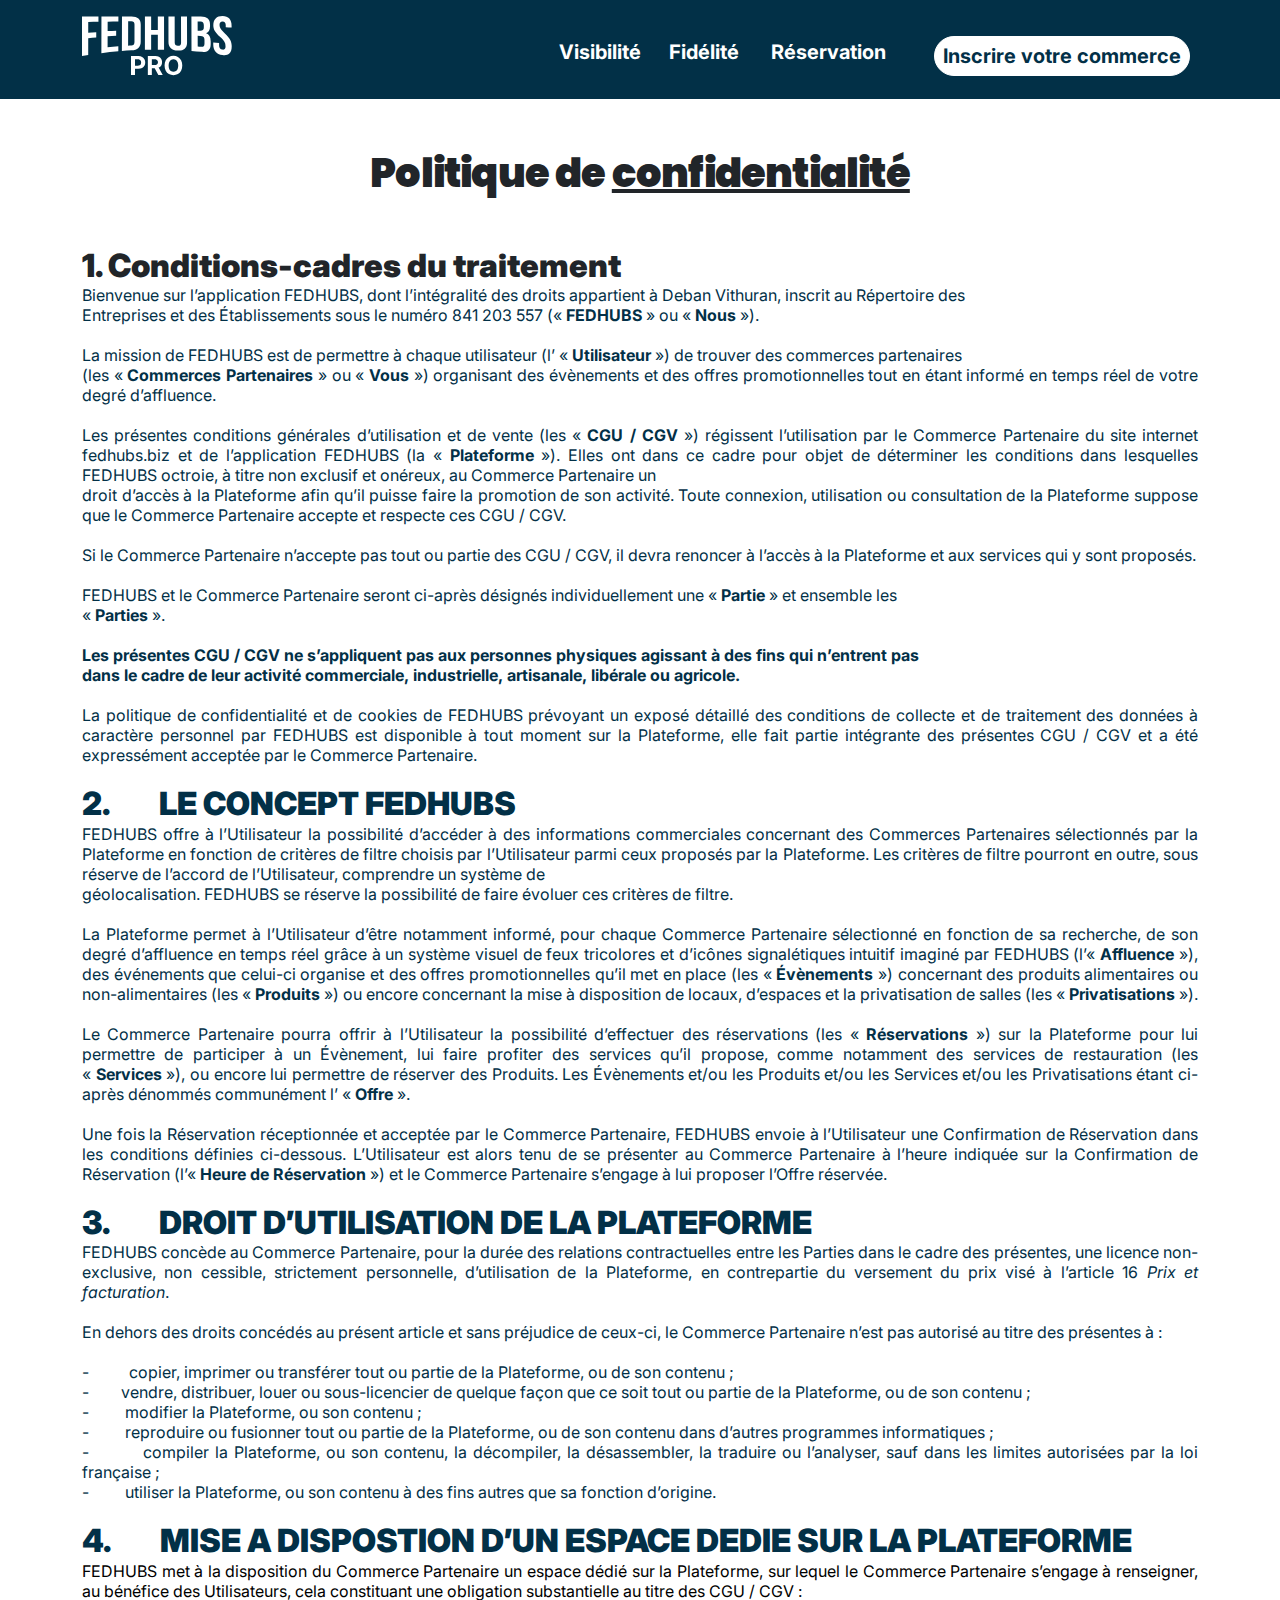
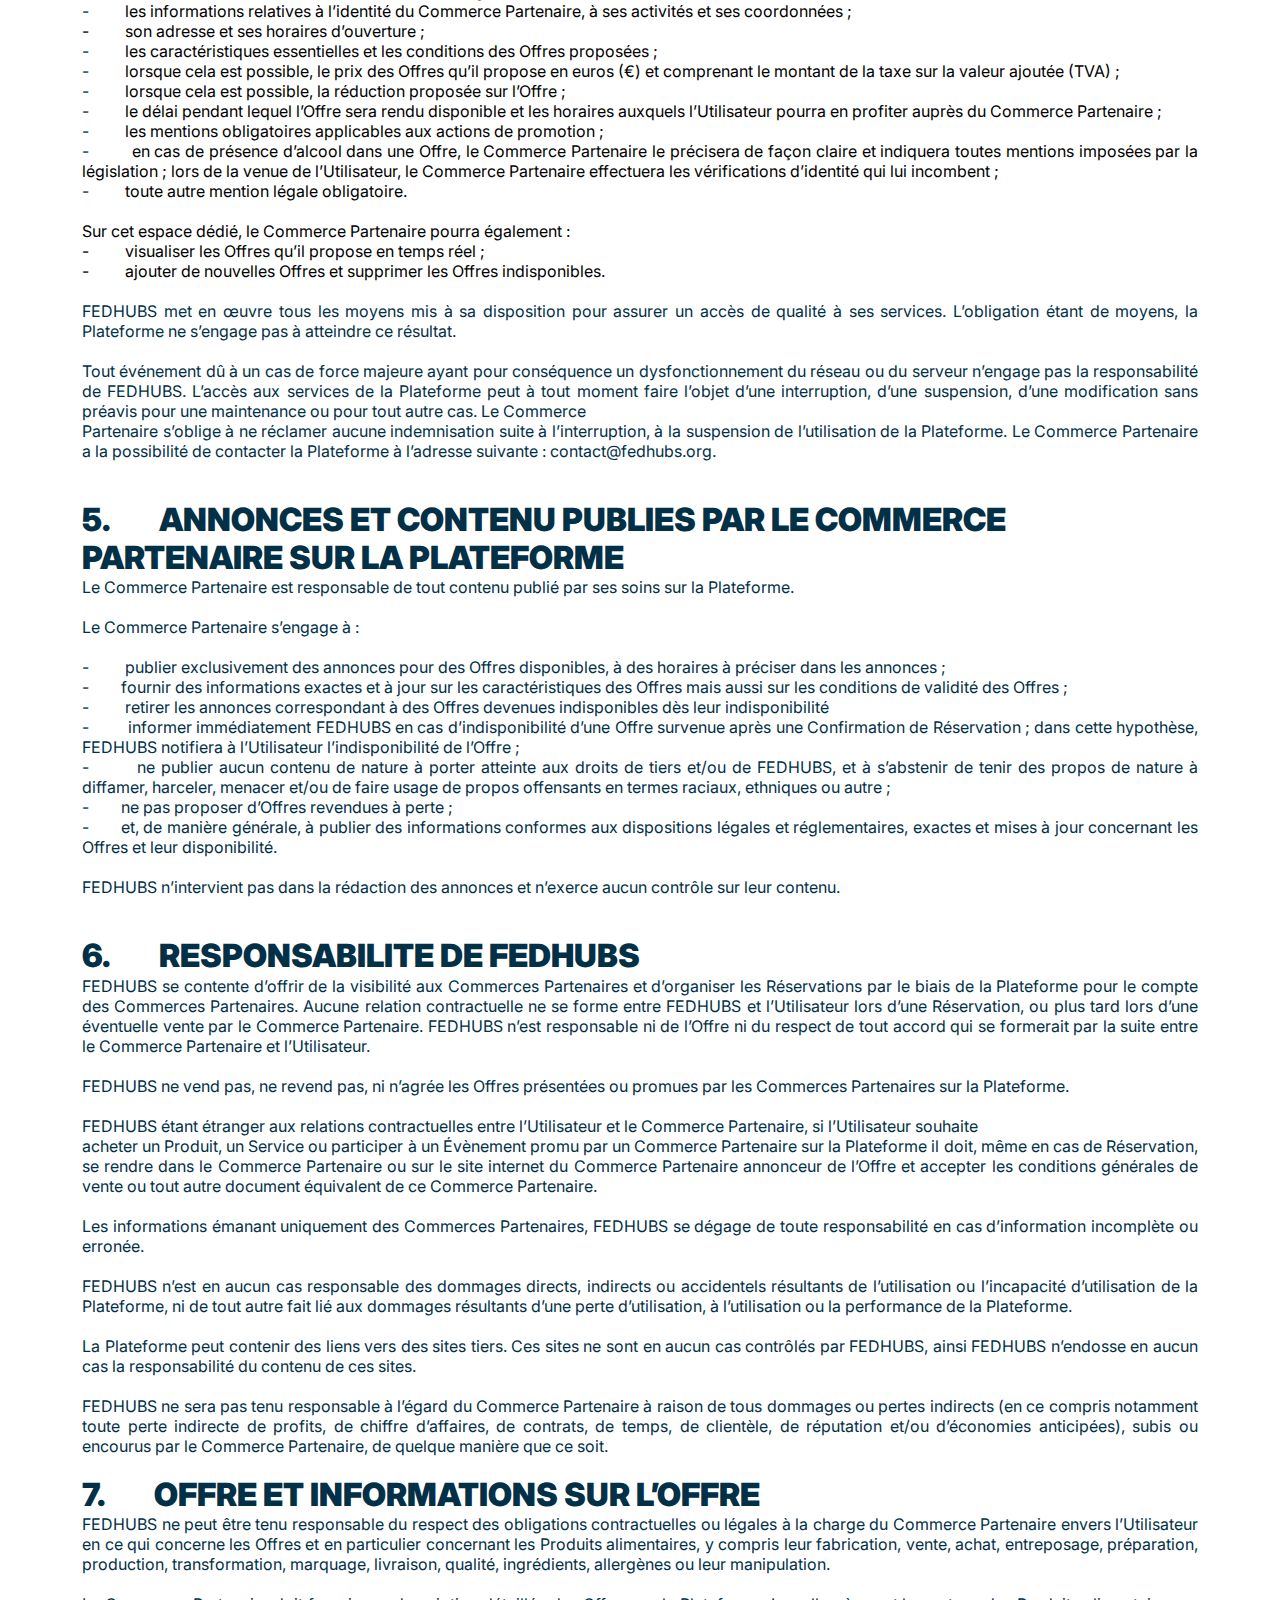
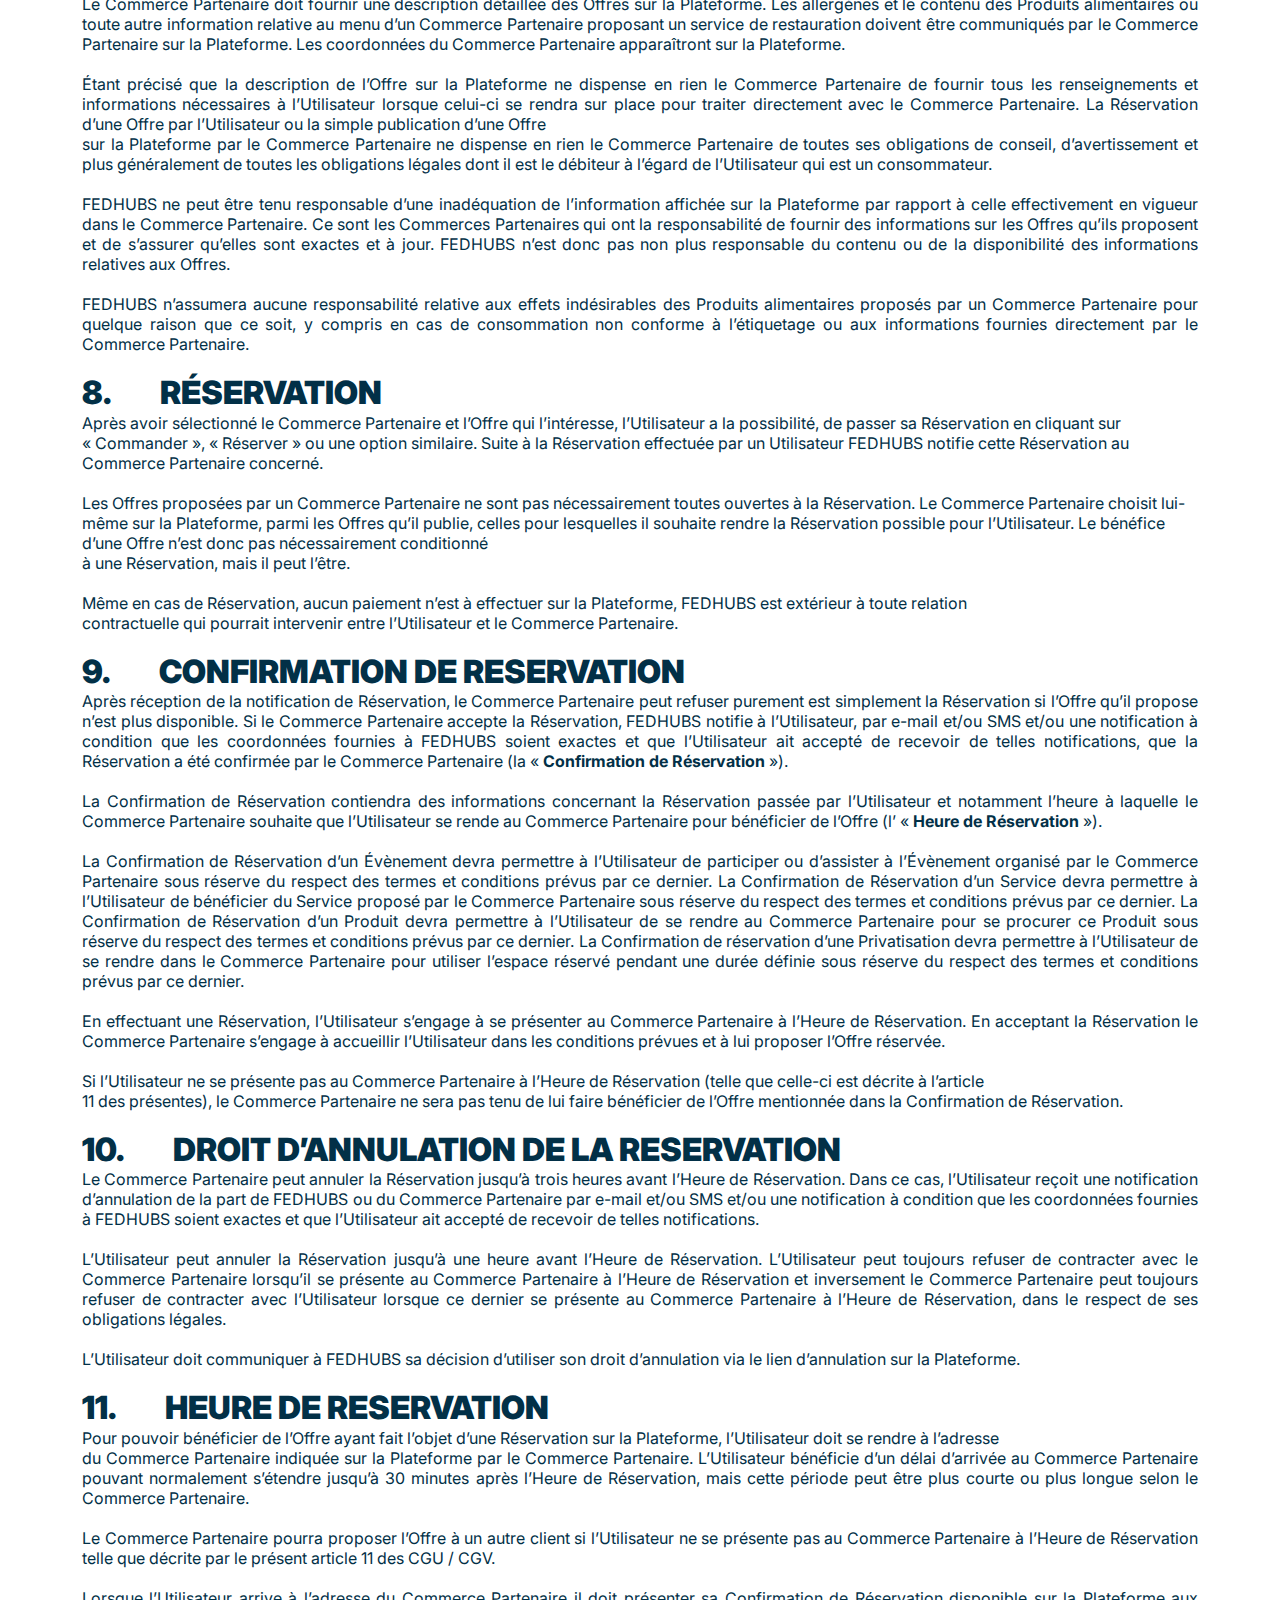
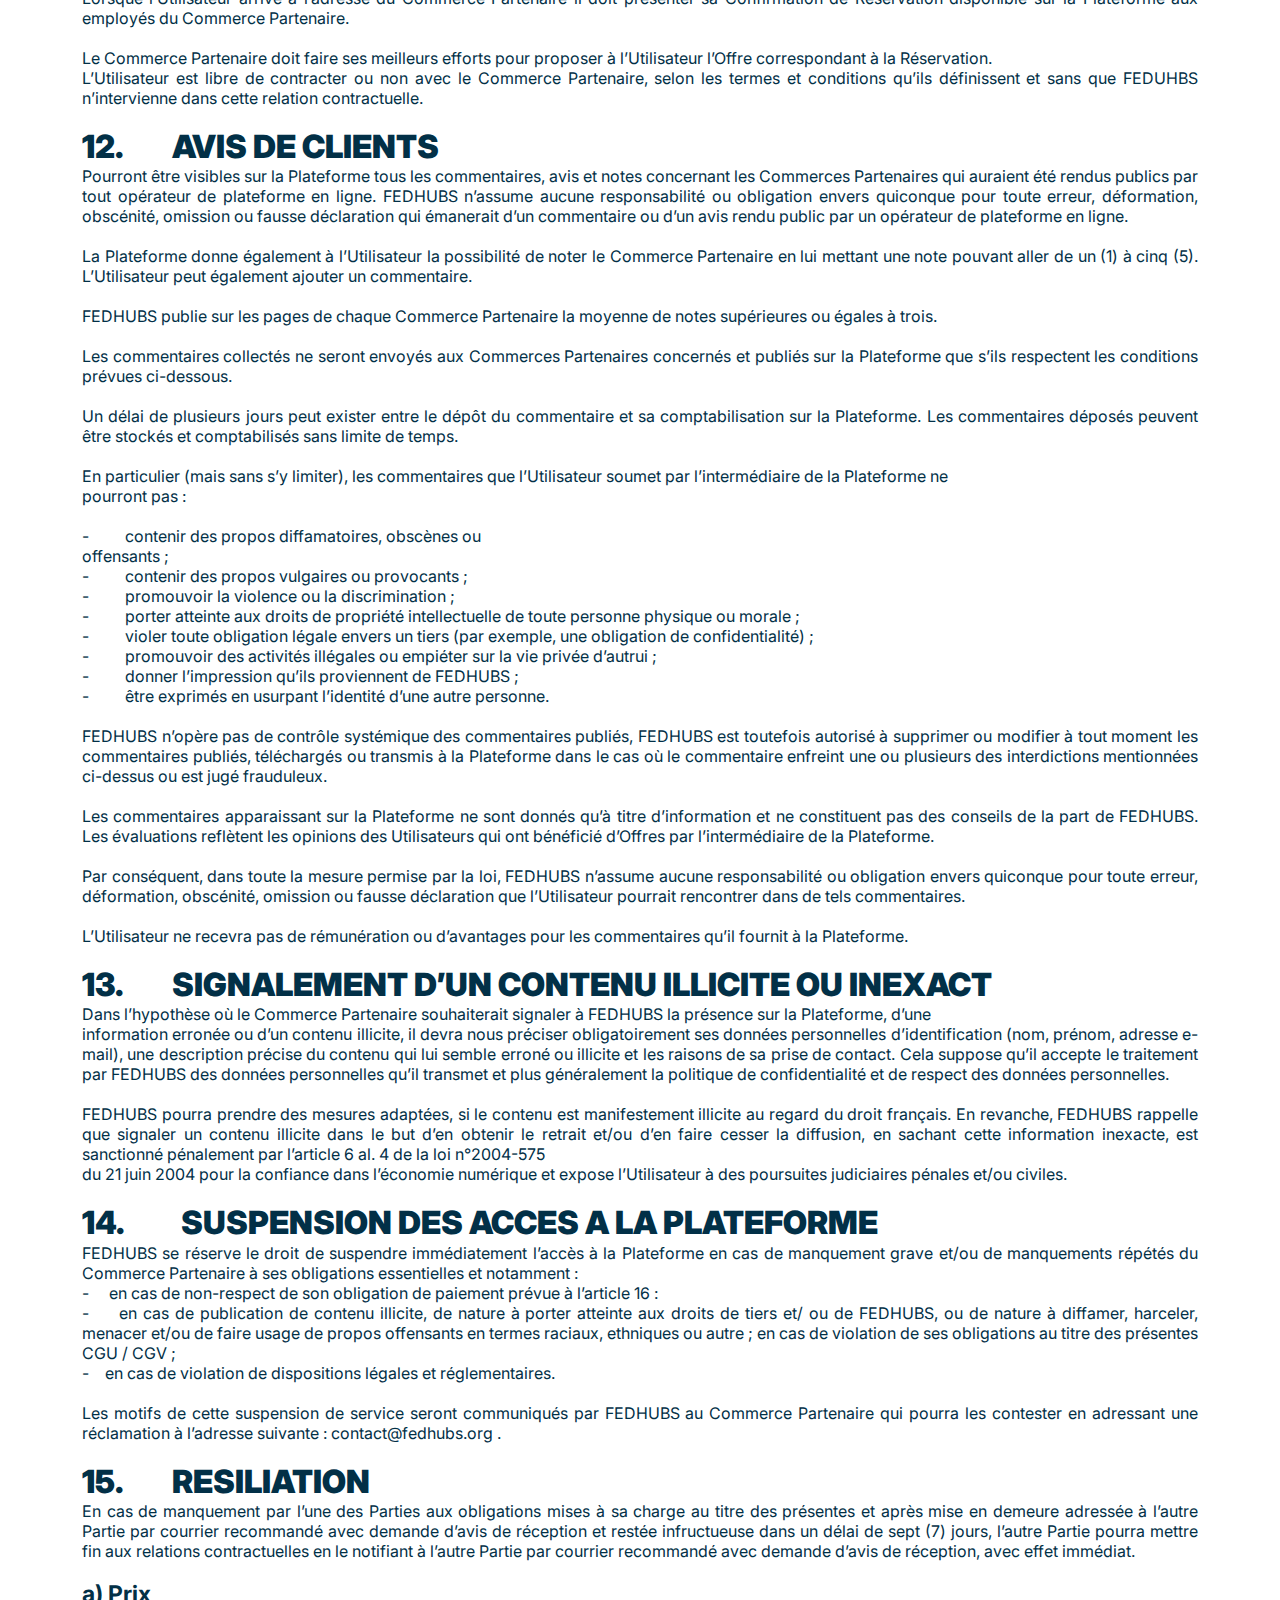
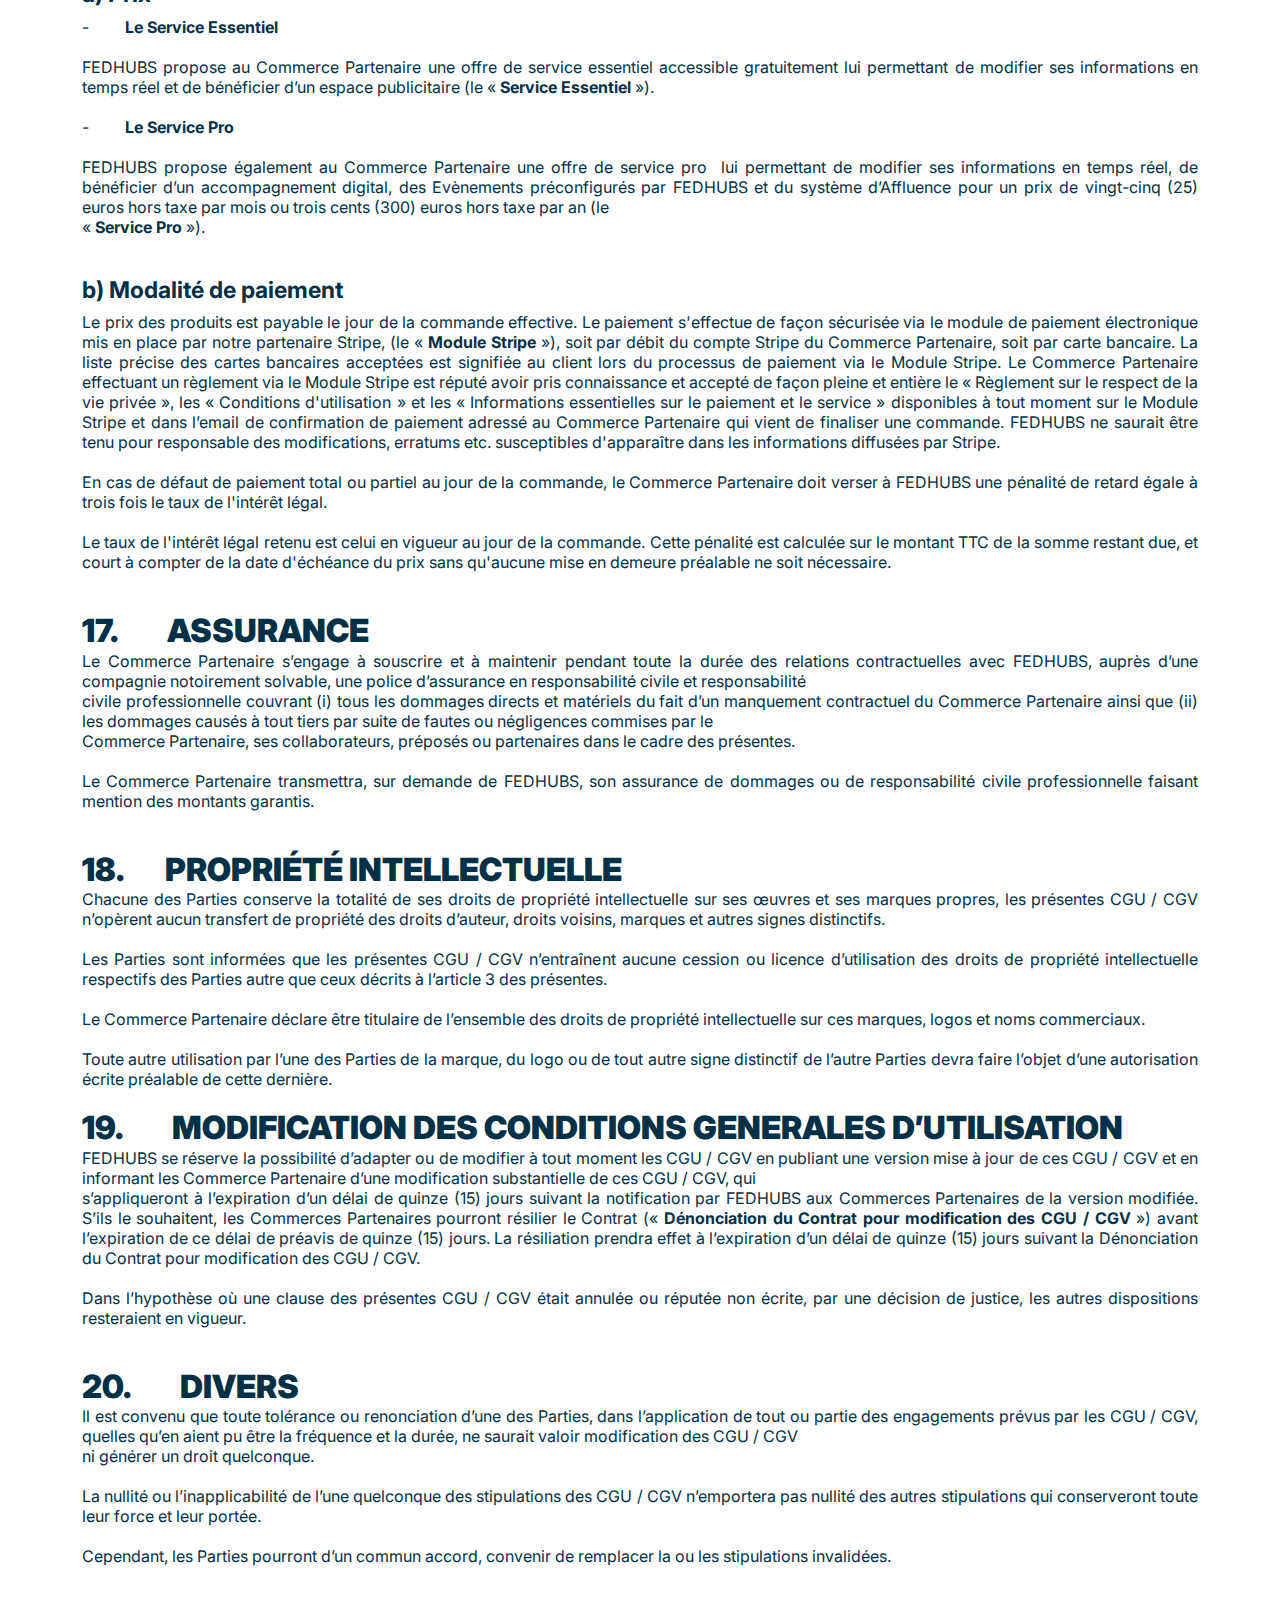
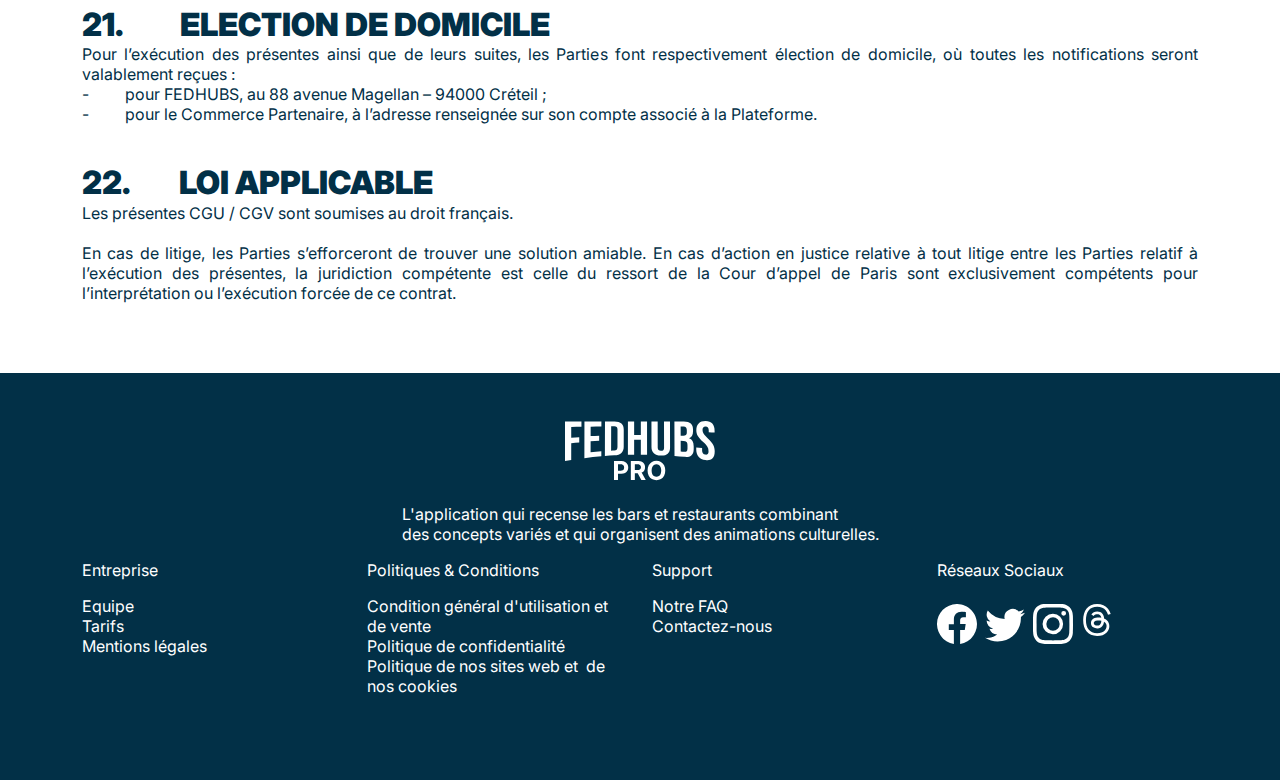
<file: confidential1.html>
<!DOCTYPE html>
<html data-bs-theme="light" lang="en">

<head>
    <meta charset="utf-8">
    <meta name="viewport" content="width=device-width, initial-scale=1.0, shrink-to-fit=no">
    <title>fedhubs_pro_v1 (copy)</title>
    <meta name="theme-color" content="#f9ac8e">
    <link rel="icon" type="image/svg+xml" sizes="491x132" href="assets/img/index/logo.svg">
    <link rel="icon" type="image/png" sizes="512x512" href="assets/img/image%201.png">
    <link rel="stylesheet" href="assets/bootstrap/css/bootstrap.min.css">
    <link rel="manifest" href="manifest.json" crossorigin="use-credentials">
    <link rel="stylesheet" href="https://fonts.googleapis.com/css?family=Inter&amp;display=swap">
    <link rel="stylesheet" href="https://fonts.googleapis.com/css?family=Poppins&amp;display=swap">
    <link rel="stylesheet" href="assets/css/bs-theme-overrides.css">
    <link rel="stylesheet" href="assets/css/styles.css">
    <link rel="stylesheet" href="assets/css/toogle_switch.css">
</head>

<body>
    <nav class="navbar navbar-expand-md bg-primary py-3" style="--bs-primary: #023047;--bs-primary-rgb: 2,48,71;background: #023047;">
        <div class="container"><a href="index.html"><img class="d-flex justify-content-center" src="assets/img/brand/logo_pro.svg" alt="logo_fedhubs_pro" width="150px" height="67px"></a><button data-bs-toggle="collapse" data-bs-target="#navcol" class="navbar-toggler"><span class="navbar-toggler-icon"><svg xmlns="http://www.w3.org/2000/svg" width="1em" height="1em" fill="currentColor" viewBox="0 0 16 16" class="bi bi-list fs-1 text-light" aria-label="menu">
                        <path fill-rule="evenodd" d="M2.5 12a.5.5 0 0 1 .5-.5h10a.5.5 0 0 1 0 1H3a.5.5 0 0 1-.5-.5m0-4a.5.5 0 0 1 .5-.5h10a.5.5 0 0 1 0 1H3a.5.5 0 0 1-.5-.5m0-4a.5.5 0 0 1 .5-.5h10a.5.5 0 0 1 0 1H3a.5.5 0 0 1-.5-.5"></path>
                    </svg></span></button>
            <div class="collapse navbar-collapse" id="navcol" style="font-size: 20px;">
                <ul class="navbar-nav ms-auto align-items-md-center mb-2 mb-lg-0">
                    <li class="nav-item mx-2" style="color: var(--bs-light);"><a class="nav-link d-flex justify-content-center" href="visibility.html" style="color: var(--bs-light);padding-top: 13px;padding-right: 12px;">Visibilité</a></li>
                    <li class="nav-item" style="color: var(--bs-light);margin-top: 5px;"><a class="nav-link d-flex justify-content-center me-3" href="loyalty.html" style="color: var(--bs-light);">Fidélité</a></li>
                    <li class="nav-item mx-2" style="color: var(--bs-light);margin-top: 5px;"><a class="nav-link d-flex justify-content-center me-3" href="reservation.html" style="color: var(--bs-light);padding-left: 0px;">Réservation</a></li>
                    <li class="nav-item d-flex justify-content-center mx-2" style="color: var(--bs-light);margin-top: 10px;"><button class="btn btn-light btn-sm ms-md-2" role="button" type="button" style="border-radius: 100px;font-weight: bold;color: var(--bs-primary);font-size: 20px;margin-top: 2px;">Inscrire votre commerce</button></li>
                </ul>
            </div>
        </div>
    </nav>
    <section>
        <div class="container">
            <div style="margin-bottom: 50px;">
                <h1 style="font-weight: bold;text-align: center;"><strong><span style="color: rgb(33, 37, 41);">Politique de&nbsp;</span><span style="text-decoration: underline; color: rgb(33, 37, 41);">confidentialité</span></strong></h1>
            </div>
            <div>
                <h2 style="font-weight: bold;text-align: left;margin-bottom: 0px;"><strong><span style="color: rgb(33, 37, 41);">1. Conditions-cadres du traitement</span></strong></h2>
                <p style="margin-bottom: 0px;text-align: justify;">Bienvenue sur l’application FEDHUBS, dont l’intégralité des droits appartient à Deban Vithuran, inscrit au Répertoire des<br> Entreprises et des Établissements sous le numéro 841&nbsp;203&nbsp;557 («&nbsp;<strong>FEDHUBS&nbsp;</strong>» ou «&nbsp;<strong>Nous&nbsp;</strong>»).<br><br>La mission de FEDHUBS est de permettre à chaque utilisateur (l’ «&nbsp;<strong>Utilisateur</strong>&nbsp;») de trouver des commerces partenaires<br> (les «&nbsp;<strong>Commerces Partenaires&nbsp;</strong>» ou «&nbsp;<strong>Vous&nbsp;</strong>») organisant des évènements et des offres promotionnelles tout en étant informé en temps réel de votre degré d’affluence.<br><br>Les présentes conditions générales d’utilisation et de vente (les «&nbsp;<strong>CGU / CGV </strong>») régissent l’utilisation par le Commerce Partenaire du site internet fedhubs.biz et de l’application FEDHUBS (la «&nbsp;<strong>Plateforme&nbsp;</strong>»). Elles ont dans ce cadre pour objet de déterminer les conditions dans lesquelles FEDHUBS octroie, à titre non exclusif et onéreux, au Commerce Partenaire un<br> droit d’accès à la Plateforme afin qu’il puisse faire la promotion de son activité. Toute connexion, utilisation ou consultation de la Plateforme suppose que le Commerce Partenaire accepte et respecte ces CGU / CGV. <br><br>Si le Commerce Partenaire n’accepte pas tout ou partie des CGU / CGV, il devra renoncer à l’accès à la Plateforme et aux services qui y sont proposés.<br><br>FEDHUBS et le Commerce Partenaire seront ci-après désignés individuellement une «&nbsp;<strong>Partie</strong>&nbsp;» et ensemble les<br> «&nbsp;<strong>Parties</strong>&nbsp;».<br><br><strong>Les présentes CGU / CGV ne&nbsp;s’appliquent pas aux personnes physiques agissant à des fins qui n’entrent pas</strong><br><strong> dans le cadre de leur activité commerciale, industrielle, artisanale, libérale&nbsp;ou agricole.</strong><br><br>La politique de confidentialité et de cookies de FEDHUBS prévoyant un exposé détaillé des conditions de collecte et de traitement des données à caractère personnel par FEDHUBS est disponible à tout moment sur la Plateforme, elle fait partie intégrante des présentes CGU / CGV et a été expressément acceptée par le Commerce Partenaire.<br><br></p>
            </div>
            <div>
                <h2 style="font-weight: bold;text-align: left;margin-bottom: 0px;"><strong>2.</strong><span style="font-weight: normal !important;">&nbsp;&nbsp;&nbsp;&nbsp;&nbsp;&nbsp;</span><strong>LE CONCEPT FEDHUBS</strong></h2>
                <p style="margin-bottom: 0px;text-align: justify;">FEDHUBS offre à l’Utilisateur la possibilité d’accéder à des informations commerciales concernant des Commerces Partenaires sélectionnés par la Plateforme en fonction de critères de filtre choisis par l’Utilisateur parmi ceux proposés par la Plateforme. Les critères de filtre pourront en outre, sous réserve de l’accord de l’Utilisateur, comprendre un système de<br> géolocalisation. FEDHUBS se réserve la possibilité de faire évoluer ces critères de filtre.<br><br>La Plateforme permet à l’Utilisateur d’être notamment informé, pour chaque Commerce Partenaire sélectionné en fonction de sa recherche, de son degré d’affluence en temps réel grâce à un système visuel de feux tricolores et d’icônes signalétiques intuitif imaginé par FEDHUBS (l’«&nbsp;<strong>Affluence</strong>&nbsp;»), des événements que celui-ci organise et des offres promotionnelles qu’il met en place (les «&nbsp;<strong>Évènements</strong>&nbsp;») concernant des produits alimentaires ou non-alimentaires (les « <strong>Produits</strong>&nbsp;») ou encore concernant la mise à disposition de locaux, d’espaces et la privatisation de salles (les «&nbsp;<strong>Privatisations&nbsp;</strong>»).<br><br>Le Commerce Partenaire pourra offrir à l’Utilisateur la possibilité d’effectuer des réservations (les «&nbsp;<strong>Réservations&nbsp;</strong>») sur la Plateforme pour lui permettre de participer à un Évènement, lui faire profiter des services qu’il propose, comme notamment des services de restauration (les «&nbsp;<strong>Services</strong>&nbsp;»), ou encore lui permettre de réserver des Produits. Les Évènements et/ou les Produits et/ou les Services et/ou les Privatisations étant ci-après dénommés communément l’&nbsp;«&nbsp;<strong>Offre</strong>&nbsp;».<br><br>Une fois la Réservation réceptionnée et acceptée par le Commerce Partenaire, FEDHUBS envoie à l’Utilisateur une Confirmation de Réservation dans les conditions définies ci-dessous. L’Utilisateur est alors tenu de se présenter au Commerce Partenaire à l’heure indiquée sur la Confirmation de Réservation (l’«&nbsp;<strong>Heure de Réservation</strong>&nbsp;») et le Commerce Partenaire s’engage à lui proposer l’Offre réservée.<br><br></p>
            </div>
            <div>
                <h2 style="font-weight: bold;text-align: left;margin-bottom: 0px;"><strong>3.</strong><span style="font-weight: normal !important;">&nbsp;&nbsp;&nbsp;&nbsp;&nbsp;&nbsp;</span><strong>DROIT D’UTILISATION DE LA PLATEFORME</strong></h2>
                <p style="margin-bottom: 0px;text-align: justify;">FEDHUBS concède au Commerce Partenaire, pour la durée des relations contractuelles entre les Parties dans le cadre des présentes, une licence non-exclusive, non cessible, strictement personnelle, d’utilisation de la Plateforme, en contrepartie du versement du prix visé à l’article 16 <em>Prix et facturation</em>.<br><br>En dehors des droits concédés au présent article et sans préjudice de ceux-ci, le Commerce Partenaire n’est pas autorisé au titre des présentes à&nbsp;:<br><br>-&nbsp; &nbsp; &nbsp; &nbsp; &nbsp; copier, imprimer ou transférer tout ou partie de la Plateforme, ou de son contenu&nbsp;;<br>-&nbsp;&nbsp;&nbsp;&nbsp;&nbsp;&nbsp;&nbsp;&nbsp;vendre, distribuer, louer ou sous-licencier de quelque façon que ce soit tout ou partie de la Plateforme, ou de son contenu&nbsp;;<br>-&nbsp;&nbsp;&nbsp;&nbsp;&nbsp;&nbsp;&nbsp;&nbsp;&nbsp;modifier la Plateforme, ou son contenu&nbsp;;<br>-&nbsp;&nbsp;&nbsp;&nbsp;&nbsp;&nbsp;&nbsp;&nbsp;&nbsp;reproduire ou fusionner tout ou partie de la Plateforme, ou de son contenu dans d’autres programmes informatiques&nbsp;;<br>-&nbsp;&nbsp;&nbsp;&nbsp;&nbsp;&nbsp;&nbsp;&nbsp;&nbsp;compiler la Plateforme, ou son contenu, la décompiler, la désassembler, la traduire ou l’analyser, sauf dans les limites autorisées par la loi française&nbsp;;<br>-&nbsp;&nbsp;&nbsp;&nbsp;&nbsp;&nbsp;&nbsp;&nbsp;&nbsp;utiliser la Plateforme, ou son contenu à des fins autres que sa fonction d’origine.<br><br></p>
            </div>
            <div>
                <h2 style="font-weight: bold;text-align: left;margin-bottom: 0px;"><strong>4.</strong><span style="font-weight: normal !important;">&nbsp;&nbsp;&nbsp;&nbsp;&nbsp;&nbsp;</span><strong>MISE A DISPOSTION D’UN ESPACE DEDIE SUR LA PLATEFORME</strong></h2>
                <p style="margin-bottom: 0px;text-align: justify;"><span style="color: black;">FEDHUBS met à la disposition du Commerce Partenaire un espace dédié sur la Plateforme, sur lequel le Commerce Partenaire s’engage à renseigner, au bénéfice des Utilisateurs, cela constituant une obligation substantielle au titre des CGU / CGV :</span><br>-&nbsp;&nbsp;&nbsp;&nbsp;&nbsp;&nbsp;&nbsp;&nbsp;&nbsp;<span style="color: black;">les informations relatives à l’identité du Commerce Partenaire, à ses activités et ses coordonnées ;</span><br><span style="color: black;">-&nbsp;&nbsp;&nbsp;&nbsp;&nbsp;&nbsp;&nbsp;&nbsp;&nbsp;son adresse et ses&nbsp;horaires d’ouverture ;</span><br>-&nbsp;&nbsp;&nbsp;&nbsp;&nbsp;&nbsp;&nbsp;&nbsp;&nbsp;<span style="color: black;">les&nbsp;caractéristiques essentielles et les conditions des Offres proposées ;</span><br>-&nbsp;&nbsp;&nbsp;&nbsp;&nbsp;&nbsp;&nbsp;&nbsp;&nbsp;<span style="color: black;">lorsque cela est&nbsp;possible, le prix des Offres qu’il propose en euros (€) et comprenant le&nbsp;montant de la taxe sur la valeur ajoutée (TVA) ;</span><br>-&nbsp;&nbsp;&nbsp;&nbsp;&nbsp;&nbsp;&nbsp;&nbsp;&nbsp;<span style="color: black;">lorsque cela est&nbsp;possible, la réduction proposée sur l’Offre ;</span><br>-&nbsp;&nbsp;&nbsp;&nbsp;&nbsp;&nbsp;&nbsp;&nbsp;&nbsp;<span style="color: black;">le délai pendant&nbsp;lequel l’Offre sera rendu disponible et les horaires auxquels l’Utilisateur&nbsp;pourra en profiter auprès du Commerce Partenaire ;</span><br>-&nbsp;&nbsp;&nbsp;&nbsp;&nbsp;&nbsp;&nbsp;&nbsp;&nbsp;<span style="color: black;">les mentions&nbsp;obligatoires applicables aux actions de promotion ;</span><br>-&nbsp;&nbsp;&nbsp;&nbsp;&nbsp;&nbsp;&nbsp;&nbsp;&nbsp;<span style="color: black;">en cas de présence&nbsp;d’alcool dans une Offre, le Commerce Partenaire le précisera de façon claire et&nbsp;indiquera toutes mentions imposées par la législation ; lors de la venue de&nbsp;l’Utilisateur, le Commerce Partenaire effectuera les vérifications d’identité&nbsp;qui lui incombent ;</span><br>-&nbsp;&nbsp;&nbsp;&nbsp;&nbsp;&nbsp;&nbsp;&nbsp;&nbsp;<span style="color: black;">toute autre&nbsp;mention légale obligatoire.</span><br><br><span style="color: black;">Sur cet espace&nbsp;dédié, le Commerce Partenaire pourra également :</span><br><span style="color: black;">-&nbsp;&nbsp;&nbsp;&nbsp;&nbsp;&nbsp;&nbsp;&nbsp;&nbsp;visualiser les Offres&nbsp;qu’il propose en temps réel ;</span><br><span style="color: black;">-&nbsp;&nbsp;&nbsp;&nbsp;&nbsp;&nbsp;&nbsp;&nbsp;&nbsp;ajouter de nouvelles&nbsp;Offres et supprimer les Offres indisponibles.</span><br><br>FEDHUBS met en œuvre tous les moyens mis à sa disposition pour assurer un accès de qualité à ses services. L’obligation étant de moyens, la Plateforme ne s’engage pas à atteindre ce résultat. <br><br>Tout événement dû à un cas de force majeure ayant pour conséquence un dysfonctionnement du réseau ou du serveur n’engage pas la responsabilité de FEDHUBS. L’accès aux services de la Plateforme peut à tout moment faire l’objet d’une interruption, d’une suspension, d’une modification sans préavis pour une maintenance ou pour tout autre cas. Le Commerce<br> Partenaire s’oblige à ne réclamer aucune indemnisation suite à l’interruption, à la suspension de l’utilisation de la Plateforme. Le Commerce Partenaire a la&nbsp;possibilité de contacter la Plateforme à l’adresse suivante&nbsp;: contact@fedhubs.org.<br><br><br></p>
            </div>
            <div>
                <h2 style="font-weight: bold;text-align: left;margin-bottom: 0px;"><strong>5.</strong><span style="font-weight: normal !important;">&nbsp;&nbsp;&nbsp;&nbsp;&nbsp;&nbsp;</span><strong>ANNONCES ET CONTENU PUBLIES PAR LE COMMERCE PARTENAIRE SUR LA PLATEFORME</strong></h2>
                <p style="margin-bottom: 0px;text-align: justify;">Le Commerce Partenaire est responsable de tout contenu publié par ses soins sur la Plateforme.<br><br>Le Commerce Partenaire s’engage à :<br><br>-&nbsp;&nbsp;&nbsp;&nbsp;&nbsp;&nbsp;&nbsp;&nbsp;&nbsp;publier exclusivement des annonces pour des Offres disponibles, à des horaires à préciser dans les annonces ;<br>-&nbsp;&nbsp;&nbsp;&nbsp;&nbsp;&nbsp;&nbsp;&nbsp;fournir des informations exactes et à jour sur les caractéristiques des Offres mais aussi sur les conditions de validité des Offres&nbsp;;<br>-&nbsp;&nbsp;&nbsp;&nbsp;&nbsp;&nbsp;&nbsp;&nbsp;&nbsp;retirer les annonces correspondant à des Offres devenues indisponibles dès leur indisponibilité&nbsp;<br>-&nbsp;&nbsp;&nbsp;&nbsp;&nbsp;&nbsp;&nbsp;&nbsp;&nbsp;informer immédiatement FEDHUBS en cas d’indisponibilité d’une Offre survenue après une Confirmation de Réservation ; dans cette hypothèse, FEDHUBS notifiera à l’Utilisateur l’indisponibilité de l’Offre&nbsp;;<br>-&nbsp;&nbsp;&nbsp;&nbsp;&nbsp;&nbsp;&nbsp;&nbsp;ne publier aucun contenu de nature à porter atteinte aux droits de tiers et/ou de FEDHUBS, et à s’abstenir de tenir des propos de nature à diffamer, harceler, menacer et/ou de faire usage de propos offensants en termes raciaux, ethniques ou autre ;<br>-&nbsp;&nbsp;&nbsp;&nbsp;&nbsp;&nbsp;&nbsp;&nbsp;ne pas proposer d’Offres revendues à perte ;<br>-&nbsp;&nbsp;&nbsp;&nbsp;&nbsp;&nbsp;&nbsp;et, de manière générale, à publier des informations conformes aux dispositions légales&nbsp;et réglementaires, exactes et mises à jour concernant les Offres et leur&nbsp;disponibilité.<br><br>FEDHUBS n’intervient pas dans la rédaction des annonces et n’exerce aucun contrôle sur leur contenu.<br><br><br></p>
            </div>
            <div>
                <h2 style="font-weight: bold;text-align: left;margin-bottom: 0px;"><strong>6.</strong><span style="font-weight: normal !important;">&nbsp;&nbsp;&nbsp;&nbsp;&nbsp;&nbsp;</span><strong>RESPONSABILITE DE FEDHUBS</strong></h2>
                <p style="margin-bottom: 0px;text-align: justify;">FEDHUBS se contente d’offrir de la visibilité aux Commerces Partenaires et d’organiser les Réservations par le biais de la Plateforme pour le compte des Commerces Partenaires. Aucune relation contractuelle ne se forme entre FEDHUBS et l’Utilisateur lors d’une Réservation, ou plus tard lors d’une éventuelle vente par le Commerce Partenaire. FEDHUBS n’est responsable ni de l’Offre ni du respect de tout accord qui se formerait par la suite entre le Commerce Partenaire et l’Utilisateur.<br><br>FEDHUBS ne vend pas, ne revend pas, ni n’agrée les Offres présentées ou promues par les Commerces Partenaires sur la Plateforme. <br><br>FEDHUBS étant étranger aux relations contractuelles entre l’Utilisateur et le Commerce Partenaire, si l’Utilisateur souhaite<br> acheter un Produit, un Service ou participer à un Évènement promu par un Commerce Partenaire sur la Plateforme il doit, même en cas de Réservation, se rendre dans le Commerce Partenaire ou sur le site internet du Commerce Partenaire annonceur de l’Offre et accepter les conditions générales de vente ou tout autre document équivalent de ce Commerce Partenaire.<br><br>Les informations émanant uniquement des Commerces Partenaires, FEDHUBS se dégage de toute responsabilité en cas d’information incomplète ou erronée. <br><br>FEDHUBS n’est en aucun cas responsable des dommages directs, indirects ou accidentels résultants de l’utilisation ou l’incapacité d’utilisation de la Plateforme, ni de tout autre fait lié aux dommages résultants d’une perte d’utilisation, à l’utilisation ou la performance de la Plateforme.<br><br>La Plateforme peut contenir des liens vers des sites tiers. Ces sites ne sont en aucun cas contrôlés par FEDHUBS, ainsi FEDHUBS n’endosse en aucun cas la responsabilité du contenu de ces sites.<br><br>FEDHUBS ne sera pas tenu responsable à l’égard du Commerce Partenaire à raison de tous dommages ou pertes indirects (en ce compris notamment toute perte indirecte de profits, de chiffre d’affaires, de contrats, de temps, de clientèle, de réputation et/ou d’économies anticipées), subis ou encourus par le Commerce Partenaire, de quelque manière que ce soit.<br><br></p>
            </div>
            <div>
                <h2 style="font-weight: bold;text-align: left;margin-bottom: 0px;"><strong>7.</strong><span style="font-weight: normal !important;">&nbsp;&nbsp;&nbsp;&nbsp;&nbsp;&nbsp;</span><strong>OFFRE ET INFORMATIONS SUR L’OFFRE</strong></h2>
                <p style="margin-bottom: 0px;text-align: justify;">FEDHUBS ne peut être tenu responsable du respect des obligations contractuelles ou légales à la charge du Commerce Partenaire envers l’Utilisateur en ce qui concerne les Offres et en particulier concernant les Produits alimentaires, y compris leur fabrication, vente, achat, entreposage, préparation, production, transformation, marquage, livraison, qualité, ingrédients, allergènes ou leur manipulation.<br><br>Le Commerce Partenaire doit fournir une description détaillée des Offres sur la Plateforme. Les allergènes et le contenu des Produits alimentaires ou toute autre information relative au menu d’un Commerce Partenaire proposant un service de restauration doivent être communiqués par le Commerce Partenaire sur la Plateforme. Les coordonnées du Commerce Partenaire apparaîtront sur la Plateforme.<br><br>Étant précisé que la description de l’Offre sur la Plateforme ne dispense en rien le Commerce Partenaire de fournir tous les renseignements et informations nécessaires à l’Utilisateur lorsque celui-ci se rendra sur place pour traiter directement avec le Commerce Partenaire. La Réservation d’une Offre par l’Utilisateur ou la simple publication d’une Offre<br> sur la Plateforme par le Commerce Partenaire ne dispense en rien le Commerce Partenaire de toutes ses obligations de conseil, d’avertissement et plus généralement de toutes les obligations légales dont il est le débiteur à l’égard de l’Utilisateur qui est un consommateur. &nbsp;<br><br>FEDHUBS ne peut être tenu responsable d’une inadéquation de l’information affichée sur la Plateforme par rapport à celle effectivement en vigueur dans le Commerce Partenaire. Ce sont les Commerces Partenaires qui ont la responsabilité de fournir des informations sur les Offres qu’ils proposent et de s’assurer qu’elles sont exactes et à jour. FEDHUBS n’est donc pas non plus responsable du contenu ou de la disponibilité des informations relatives aux Offres.<br><br>FEDHUBS n’assumera aucune responsabilité relative aux effets indésirables des Produits alimentaires proposés par un Commerce Partenaire pour quelque raison que ce soit, y compris en cas de consommation non conforme à l’étiquetage ou aux informations fournies directement par le Commerce Partenaire.<br><br></p>
            </div>
            <div>
                <h2 style="font-weight: bold;text-align: left;margin-bottom: 0px;"><strong>8.</strong><span style="font-weight: normal !important;">&nbsp;&nbsp;&nbsp;&nbsp;&nbsp;&nbsp;</span><strong>RÉSERVATION</strong></h2>
                <p style="margin-bottom: 0px;">Après avoir sélectionné le Commerce Partenaire et l’Offre qui l’intéresse, l’Utilisateur a la possibilité, de passer sa Réservation en cliquant sur «&nbsp;Commander&nbsp;», «&nbsp;Réserver&nbsp;» ou une option similaire. Suite à la Réservation effectuée par un Utilisateur FEDHUBS notifie cette Réservation au Commerce Partenaire concerné.<br><br>Les Offres proposées par un Commerce Partenaire ne sont pas nécessairement toutes ouvertes à la Réservation. Le Commerce Partenaire choisit lui-même sur la Plateforme, parmi les Offres qu’il publie, celles pour lesquelles il souhaite rendre la Réservation possible pour l’Utilisateur. Le bénéfice d’une Offre n’est donc pas nécessairement conditionné<br> à une Réservation, mais il peut l’être.<br><br>Même en cas de Réservation, aucun paiement n’est à effectuer sur la Plateforme, FEDHUBS est extérieur à toute relation<br> contractuelle qui pourrait intervenir entre l’Utilisateur et le Commerce Partenaire.<br><br></p>
            </div>
            <div>
                <h2 style="font-weight: bold;text-align: left;margin-bottom: 0px;"><strong>9.</strong><span style="font-weight: normal !important;">&nbsp;&nbsp;&nbsp;&nbsp;&nbsp;&nbsp;</span><strong>CONFIRMATION DE RESERVATION</strong></h2>
                <p style="margin-bottom: 0px;text-align: justify;">Après réception de la notification de Réservation, le Commerce Partenaire peut refuser purement est simplement la Réservation si l’Offre qu’il propose n’est plus disponible. Si le Commerce Partenaire accepte la Réservation, FEDHUBS notifie à l’Utilisateur, par e-mail et/ou SMS et/ou une notification à condition que les coordonnées fournies à FEDHUBS soient exactes et que l’Utilisateur ait accepté de recevoir de telles notifications, que la Réservation a été confirmée par le Commerce Partenaire (la «&nbsp;<strong>Confirmation de Réservation</strong>&nbsp;»).<br><br>La Confirmation de Réservation contiendra des informations concernant la Réservation passée par l’Utilisateur et notamment l’heure à laquelle le Commerce Partenaire souhaite que l’Utilisateur se rende au Commerce Partenaire pour bénéficier de l’Offre (l’&nbsp;«&nbsp;<strong>Heure de Réservation</strong>&nbsp;»).<br><br>La Confirmation de Réservation d’un Évènement devra permettre à l’Utilisateur de participer ou d’assister à l’Évènement organisé par le Commerce Partenaire sous réserve du respect des termes et conditions prévus par ce dernier. La Confirmation de Réservation d’un Service devra permettre à l’Utilisateur de bénéficier du Service proposé par le Commerce Partenaire sous réserve du respect des termes et conditions prévus par ce dernier. La Confirmation de Réservation d’un Produit devra permettre à l’Utilisateur de se rendre au Commerce Partenaire pour se procurer ce Produit sous réserve du respect des termes et conditions prévus par ce dernier. La Confirmation de réservation d’une Privatisation devra permettre à l’Utilisateur de se rendre dans le Commerce Partenaire pour utiliser l’espace réservé pendant une durée définie sous réserve du respect des termes et conditions prévus par ce dernier.<br><br>En effectuant une Réservation, l’Utilisateur s’engage à se présenter au Commerce Partenaire à l’Heure de Réservation. En acceptant la Réservation le Commerce Partenaire s’engage à accueillir l’Utilisateur dans les conditions prévues et à lui proposer l’Offre réservée.<br><br>Si l’Utilisateur ne se présente pas au Commerce Partenaire à l’Heure de Réservation (telle que celle-ci est décrite à l’article<br> 11 des présentes), le Commerce Partenaire ne sera pas tenu de lui faire bénéficier de l’Offre mentionnée dans la Confirmation de Réservation.<br><br></p>
            </div>
            <div>
                <h2 style="font-weight: bold;text-align: left;margin-bottom: 0px;"><strong>10.</strong><span style="font-weight: normal !important;">&nbsp;&nbsp;&nbsp;&nbsp;&nbsp;&nbsp;</span><strong>DROIT D’ANNULATION DE LA RESERVATION</strong></h2>
                <p style="margin-bottom: 0px;text-align: justify;">Le Commerce Partenaire peut annuler la Réservation jusqu’à trois heures avant l’Heure de Réservation. Dans ce cas, l’Utilisateur reçoit une notification d’annulation de la part de FEDHUBS ou du Commerce Partenaire par e-mail et/ou SMS et/ou une notification à condition que les coordonnées fournies à FEDHUBS soient exactes et que l’Utilisateur ait accepté de recevoir de telles notifications.<br><br>L’Utilisateur peut annuler la Réservation jusqu’à une heure avant l’Heure de Réservation. L’Utilisateur peut toujours refuser de contracter avec le Commerce Partenaire lorsqu’il se présente au Commerce Partenaire à l’Heure de Réservation et inversement le Commerce Partenaire peut toujours refuser de contracter avec l’Utilisateur lorsque ce dernier se présente au Commerce Partenaire à l’Heure de Réservation, dans le respect de ses obligations légales.<br><br>L’Utilisateur doit communiquer à FEDHUBS sa décision d’utiliser son droit d’annulation via le lien d’annulation sur la Plateforme.<br><br></p>
            </div>
            <div>
                <h2 style="font-weight: bold;text-align: left;margin-bottom: 0px;"><strong>11.</strong><span style="font-weight: normal !important;">&nbsp;&nbsp;&nbsp;&nbsp;&nbsp;&nbsp;</span><strong>HEURE DE RESERVATION</strong></h2>
                <p style="margin-bottom: 0px;text-align: justify;">Pour pouvoir bénéficier de l’Offre ayant fait l’objet d’une Réservation sur la Plateforme, l’Utilisateur doit se rendre à l’adresse<br> du Commerce Partenaire indiquée sur la Plateforme par le Commerce Partenaire. L’Utilisateur bénéficie d’un délai d’arrivée au Commerce Partenaire pouvant normalement s’étendre jusqu’à 30 minutes après l’Heure de Réservation, mais cette période peut être plus courte ou plus longue selon le Commerce Partenaire. <br><br>Le Commerce Partenaire pourra proposer l’Offre à un autre client si l’Utilisateur ne se présente pas au Commerce Partenaire à l’Heure de Réservation telle que décrite par le présent article 11 des CGU / CGV.<br><br>Lorsque l’Utilisateur arrive à l’adresse du Commerce Partenaire il doit présenter sa Confirmation de Réservation disponible sur la Plateforme aux employés du Commerce Partenaire.<br><br>Le Commerce Partenaire doit faire ses meilleurs efforts pour proposer à l’Utilisateur l’Offre correspondant à la Réservation.<br> L’Utilisateur est libre de contracter ou non avec le Commerce Partenaire, selon les termes et conditions qu’ils définissent et sans que FEDUHBS n’intervienne dans cette relation contractuelle.<br><br></p>
                <h2 style="font-weight: bold;text-align: left;margin-bottom: 0px;"><strong>12.</strong><span style="font-weight: normal !important;">&nbsp;&nbsp;&nbsp;&nbsp;&nbsp;&nbsp;</span><strong>AVIS DE CLIENTS</strong></h2>
                <p style="margin-bottom: 0px;text-align: justify;">Pourront être visibles sur la Plateforme tous les commentaires, avis et notes concernant les Commerces Partenaires qui auraient été rendus publics par tout opérateur de plateforme en ligne. FEDHUBS n’assume aucune responsabilité ou obligation envers quiconque pour toute erreur, déformation, obscénité, omission ou fausse déclaration qui émanerait d’un commentaire ou d’un avis rendu public par un opérateur de plateforme en ligne.<br><br>La Plateforme donne également à l’Utilisateur la possibilité de noter le Commerce Partenaire en lui mettant une note pouvant aller de un (1) à cinq (5). L’Utilisateur peut également ajouter un commentaire.<br><br>FEDHUBS publie sur les pages de chaque Commerce Partenaire la moyenne de notes supérieures ou égales à trois.<br><br>Les commentaires collectés ne seront envoyés aux Commerces Partenaires concernés et publiés sur la Plateforme que s’ils respectent les conditions prévues ci-dessous.<br><br>Un délai de plusieurs jours peut exister entre le dépôt du commentaire et sa comptabilisation sur la Plateforme. Les commentaires déposés peuvent être stockés et comptabilisés sans limite de temps.<br><br>En particulier (mais sans s’y limiter), les commentaires que l’Utilisateur soumet par l’intermédiaire de la Plateforme ne<br> pourront pas :<br><br>-&nbsp; &nbsp; &nbsp; &nbsp; &nbsp;contenir des propos diffamatoires, obscènes ou<br>offensants ;<br>-&nbsp;&nbsp;&nbsp;&nbsp;&nbsp;&nbsp;&nbsp;&nbsp;&nbsp;contenir des propos vulgaires ou provocants&nbsp;;<br>-&nbsp;&nbsp;&nbsp;&nbsp;&nbsp;&nbsp;&nbsp;&nbsp;&nbsp;promouvoir la violence ou la discrimination ;<br>-&nbsp;&nbsp;&nbsp;&nbsp;&nbsp;&nbsp;&nbsp;&nbsp;&nbsp;porter atteinte aux droits de propriété intellectuelle de toute personne physique ou morale ;<br>-&nbsp;&nbsp;&nbsp;&nbsp;&nbsp;&nbsp;&nbsp;&nbsp;&nbsp;violer toute obligation légale envers un tiers (par exemple, une obligation de confidentialité) ;<br>-&nbsp;&nbsp;&nbsp;&nbsp;&nbsp;&nbsp;&nbsp;&nbsp;&nbsp;promouvoir des activités illégales ou empiéter sur la vie privée d’autrui ;<br>-&nbsp;&nbsp;&nbsp;&nbsp;&nbsp;&nbsp;&nbsp;&nbsp;&nbsp;donner l’impression qu’ils proviennent de FEDHUBS ;<br>-&nbsp;&nbsp;&nbsp;&nbsp;&nbsp;&nbsp;&nbsp;&nbsp;&nbsp;être exprimés en usurpant l’identité d’une autre personne.<br><br>FEDHUBS n’opère pas de contrôle systémique des commentaires publiés, FEDHUBS est toutefois autorisé à supprimer ou modifier à tout moment les commentaires publiés, téléchargés ou transmis à la Plateforme dans le cas où le commentaire enfreint une ou plusieurs des interdictions mentionnées ci-dessus ou est jugé frauduleux.<br><br>Les commentaires apparaissant sur la Plateforme ne sont donnés qu’à titre d’information et ne constituent pas des conseils de la part de FEDHUBS. Les évaluations reflètent les opinions des Utilisateurs qui ont bénéficié d’Offres par l’intermédiaire de la Plateforme.<br><br>Par conséquent, dans toute la mesure permise par la loi, FEDHUBS n’assume aucune responsabilité ou obligation envers quiconque pour toute erreur, déformation, obscénité, omission ou fausse déclaration que l’Utilisateur pourrait rencontrer dans de tels commentaires.<br><br>L’Utilisateur ne recevra pas de rémunération ou d’avantages pour les commentaires qu’il fournit à la Plateforme.<br><br></p>
                <h2 style="font-weight: bold;text-align: left;margin-bottom: 0px;"><strong>13.</strong><span style="font-weight: normal !important;">&nbsp;&nbsp;&nbsp;&nbsp;&nbsp;&nbsp;</span><strong>SIGNALEMENT D’UN CONTENU ILLICITE OU INEXACT</strong></h2>
                <p style="margin-bottom: 0px;text-align: justify;">Dans l’hypothèse où le Commerce Partenaire souhaiterait signaler à FEDHUBS la présence sur la Plateforme, d’une<br> information erronée ou d’un contenu illicite, il devra nous préciser obligatoirement ses données personnelles d’identification (nom, prénom, adresse e-mail), une description précise du contenu qui lui semble erroné ou illicite et les raisons de sa prise de contact. Cela suppose qu’il accepte le traitement par&nbsp;FEDHUBS&nbsp;des données personnelles qu’il transmet et plus généralement la politique de confidentialité et de respect des données personnelles.<br><br>FEDHUBS&nbsp;pourra prendre des mesures adaptées, si le contenu est manifestement illicite au regard du droit français. En revanche, FEDHUBS rappelle que signaler un contenu illicite dans le but d’en obtenir le retrait et/ou d’en faire cesser la diffusion, en sachant cette information inexacte, est sanctionné pénalement par l’article 6 al. 4 de la loi n°2004-575<br> du 21 juin 2004 pour la confiance dans l’économie numérique et expose l’Utilisateur à des poursuites judiciaires pénales et/ou civiles.&nbsp;<br><br></p>
                <h2 style="font-weight: bold;text-align: left;margin-bottom: 0px;"><strong>14.</strong><span style="font-weight: normal !important;">&nbsp;&nbsp;&nbsp;&nbsp;&nbsp;&nbsp; </span><strong>SUSPENSION DES ACCES A LA PLATEFORME</strong></h2>
                <p style="margin-bottom: 0px;text-align: justify;">FEDHUBS se réserve le droit de suspendre immédiatement l’accès à la Plateforme en cas de manquement grave et/ou de manquements répétés du Commerce Partenaire à ses obligations essentielles et notamment&nbsp;:<br>-&nbsp;&nbsp;&nbsp;&nbsp;&nbsp;en cas de non-respect de son obligation de paiement prévue à l’article 16&nbsp;:<br>-&nbsp; &nbsp; &nbsp;en cas de publication de contenu illicite, de nature à porter atteinte aux droits de tiers et/ ou de FEDHUBS, ou de nature à diffamer, harceler, menacer et/ou de faire usage de propos offensants en termes raciaux, ethniques ou autre ; en cas de violation de ses obligations au titre des présentes CGU / CGV ;<br>-&nbsp; &nbsp; en cas de violation de dispositions légales et réglementaires.<br><br>Les motifs de cette suspension de service seront communiqués par FEDHUBS au Commerce Partenaire qui pourra les contester en adressant une réclamation à l’adresse suivante&nbsp;: contact@fedhubs.org .<br><br></p>
                <h2 style="font-weight: bold;text-align: left;margin-bottom: 0px;"><strong>15.</strong><span style="font-weight: normal !important;">&nbsp; &nbsp; &nbsp;&nbsp;</span><strong>RESILIATION</strong></h2>
                <p style="margin-bottom: 0px;text-align: justify;">En cas de manquement par l’une des Parties aux obligations mises à sa charge au titre des présentes et après mise en demeure adressée à l’autre Partie par courrier recommandé avec demande d’avis de réception et restée infructueuse dans un délai de sept (7) jours, l’autre Partie pourra mettre fin aux relations contractuelles en le notifiant à l’autre Partie par courrier recommandé avec demande d’avis de réception, avec effet immédiat.<br><br></p>
                <h3 style="font-weight: bold;font-size: 23px;">a) Prix</h3>
                <p style="margin-bottom: 0px;text-align: justify;">-&nbsp;&nbsp;&nbsp;&nbsp;&nbsp;&nbsp;&nbsp;&nbsp;&nbsp;<strong>Le Service Essentiel </strong><br><br>FEDHUBS propose au Commerce Partenaire une offre de service essentiel accessible gratuitement lui permettant de modifier ses informations en temps réel et de bénéficier d’un espace publicitaire (le «&nbsp;<strong>Service Essentiel</strong>&nbsp;»).<br> <br>-&nbsp; &nbsp; &nbsp; &nbsp; &nbsp;<strong>Le&nbsp;Service Pro</strong><br><br>FEDHUBS propose également au Commerce Partenaire une offre de service pro &nbsp;lui permettant de modifier ses informations en temps réel, de bénéficier d’un accompagnement digital, des Evènements préconfigurés par FEDHUBS et du système d’Affluence pour un prix de vingt-cinq (25) euros hors taxe par mois ou trois cents (300) euros hors taxe par an (le<br> «&nbsp;<strong>Service Pro</strong>&nbsp;»).<br><br><br></p>
                <h3 style="font-weight: bold;font-size: 23px;">b) Modalité de paiement</h3>
                <p style="margin-bottom: 0px;text-align: justify;">Le prix des produits est payable le jour de la commande effective. Le paiement s'effectue de façon sécurisée via le module de paiement électronique mis en place par notre partenaire Stripe, (le «&nbsp;<strong>Module Stripe</strong>&nbsp;»), soit par débit du compte Stripe du Commerce Partenaire, soit par carte bancaire. La liste précise des cartes bancaires acceptées est signifiée au client lors du processus de paiement via le Module Stripe. Le Commerce Partenaire effectuant un règlement via le Module Stripe est réputé avoir pris connaissance et accepté de façon pleine et entière le «&nbsp;Règlement sur le respect de la vie privée&nbsp;», les «&nbsp;Conditions d'utilisation&nbsp;» et les «&nbsp;Informations essentielles sur le paiement et le service&nbsp;» disponibles à tout moment sur le Module Stripe et dans l’email de confirmation de paiement adressé au Commerce Partenaire qui vient de finaliser une commande. FEDHUBS ne saurait être tenu pour responsable des modifications, erratums etc. susceptibles d'apparaître dans les informations diffusées par Stripe.&nbsp;<br><br>En cas de défaut de paiement total ou partiel au jour de la commande, le Commerce Partenaire doit verser à FEDHUBS une pénalité de retard égale à trois fois le taux de l'intérêt légal.<br><br>Le taux de l'intérêt légal retenu est celui en vigueur au jour de la commande. Cette pénalité est calculée sur le montant TTC de la somme restant due, et court à compter de la date d'échéance du prix sans qu'aucune mise en demeure préalable ne soit nécessaire.<br><br><br></p>
                <h2 style="font-weight: bold;text-align: left;margin-bottom: 0px;"><strong>17.</strong><span style="font-weight: normal !important;">&nbsp; &nbsp; &nbsp;&nbsp;</span><strong>ASSURANCE</strong></h2>
                <p style="margin-bottom: 0px;text-align: justify;">Le Commerce Partenaire s’engage à souscrire et à maintenir pendant toute la durée des relations contractuelles avec FEDHUBS, auprès d’une compagnie notoirement solvable, une police d’assurance en responsabilité civile et responsabilité<br> civile professionnelle couvrant (i) tous les dommages directs et matériels du fait d’un manquement contractuel du Commerce Partenaire ainsi que (ii) les dommages causés à tout tiers par suite de fautes ou négligences commises par le<br> Commerce Partenaire, ses collaborateurs, préposés ou partenaires dans le cadre des présentes.<br><br>Le Commerce Partenaire transmettra, sur demande de FEDHUBS, son assurance de dommages ou de responsabilité civile professionnelle faisant mention des montants garantis.<br><br><br></p>
                <h2 style="font-weight: bold;text-align: left;margin-bottom: 0px;"><strong>18.</strong><span style="font-weight: normal !important;">&nbsp; &nbsp; &nbsp;</span><strong>PROPRIÉTÉ INTELLECTUELLE</strong></h2>
                <p style="margin-bottom: 0px;text-align: justify;">Chacune des Parties conserve la totalité de ses droits de propriété intellectuelle sur ses œuvres et ses marques propres, les présentes CGU / CGV n’opèrent aucun transfert de propriété des droits d’auteur, droits voisins, marques et autres signes distinctifs.<br><br>Les Parties sont informées que les présentes CGU / CGV n’entraînent aucune cession ou licence d’utilisation des droits de propriété intellectuelle respectifs des Parties autre que ceux décrits à l’article 3 des présentes.<br><br>Le Commerce Partenaire déclare être titulaire de l’ensemble des droits de propriété intellectuelle sur ces marques, logos et noms commerciaux.<br><br>Toute autre utilisation par l’une des Parties de la marque, du logo ou de tout autre signe distinctif de l’autre Parties devra faire l’objet d’une autorisation écrite préalable de cette dernière.<br><br></p>
                <h2 style="font-weight: bold;text-align: left;margin-bottom: 0px;"><strong>19.</strong><span style="font-weight: normal !important;">&nbsp;&nbsp;&nbsp;&nbsp;&nbsp;&nbsp;</span><strong>MODIFICATION DES CONDITIONS GENERALES D’UTILISATION</strong></h2>
                <p style="margin-bottom: 0px;text-align: justify;">FEDHUBS se réserve la possibilité d’adapter ou de modifier à tout moment les CGU / CGV en publiant une version mise à jour de ces CGU / CGV et en informant les Commerce Partenaire d’une modification substantielle de ces CGU / CGV, qui<br> s’appliqueront à l’expiration d’un délai de quinze (15) jours suivant la notification par FEDHUBS aux Commerces Partenaires de la version modifiée. S’ils le souhaitent, les Commerces Partenaires pourront résilier le Contrat (« <strong>Dénonciation du Contrat pour modification des CGU / CGV</strong> ») avant l’expiration de ce délai de préavis de quinze (15) jours. La résiliation prendra effet à l’expiration d’un délai de quinze (15) jours suivant la Dénonciation du Contrat pour modification des CGU / CGV.<br><br>Dans l’hypothèse où une clause des présentes CGU / CGV était annulée ou réputée non écrite, par une décision de justice, les autres dispositions resteraient en vigueur.<br><br><br></p>
                <h2 style="font-weight: bold;text-align: left;margin-bottom: 0px;"><strong>20.</strong><span style="font-weight: normal !important;">&nbsp;&nbsp;&nbsp;&nbsp;&nbsp;&nbsp;</span><strong>DIVERS</strong></h2>
                <p style="margin-bottom: 0px;text-align: justify;">Il est convenu que toute tolérance ou renonciation d’une des Parties, dans l’application de tout ou partie des engagements prévus par les CGU / CGV, quelles qu’en aient pu être la fréquence et la durée, ne saurait valoir modification des CGU / CGV<br> ni générer un droit quelconque.<br><br>La nullité ou l’inapplicabilité de l’une quelconque des stipulations des CGU / CGV n’emportera pas nullité des autres stipulations qui conserveront toute leur force et leur portée.<br><br>Cependant, les Parties pourront d’un commun accord, convenir de remplacer la ou les stipulations invalidées.<br><br><br></p>
                <h2 style="font-weight: bold;text-align: left;margin-bottom: 0px;"><strong>21.</strong><span style="font-weight: normal !important;">&nbsp;&nbsp;&nbsp;&nbsp;&nbsp;&nbsp; </span><strong>ELECTION DE DOMICILE</strong></h2>
                <p style="margin-bottom: 0px;text-align: justify;">Pour l’exécution des présentes ainsi que de leurs suites, les Parties font respectivement élection de domicile, où toutes les notifications seront valablement reçues :<br>-&nbsp; &nbsp; &nbsp; &nbsp; &nbsp;pour FEDHUBS, au 88 avenue Magellan – 94000 Créteil ;<br>-&nbsp;&nbsp;&nbsp;&nbsp;&nbsp;&nbsp;&nbsp;&nbsp;&nbsp;pour le Commerce Partenaire, à l’adresse renseignée sur son compte associé à la Plateforme.<br><br><br></p>
                <h2 style="font-weight: bold;text-align: left;margin-bottom: 0px;"><strong>22.</strong><span style="font-weight: normal !important;">&nbsp;&nbsp;&nbsp;&nbsp;&nbsp;&nbsp;</span><strong>LOI APPLICABLE</strong></h2>
                <p style="margin-bottom: 0px;text-align: justify;">Les présentes CGU / CGV sont soumises au droit français.<br><br>En cas de litige, les Parties s’efforceront de trouver une solution amiable. En cas d’action en justice relative à tout litige entre les Parties relatif à l’exécution des présentes, la juridiction compétente est celle du ressort de la Cour d’appel de Paris sont exclusivement compétents pour l’interprétation ou l’exécution forcée de ce contrat.<br><br></p>
            </div>
        </div>
    </section>
    <footer class="bg-primary" style="background: #023047;">
        <div class="container py-4 py-lg-5">
            <div class="row">
                <div class="col d-xxl-flex justify-content-xxl-center"><a class="navbar-brand d-flex justify-content-start align-items-center justify-content-sm-start justify-content-md-center justify-content-lg-center mb-3" href="#"><span class="d-flex justify-content-center"><img class="d-flex align-items-start" src="assets/img/brand/logo_pro.svg" alt="logo_fedhubs_pro" width="150px" height="67px"></span></a></div>
            </div>
            <div class="row">
                <div class="col d-lg-flex justify-content-center">
                    <p class="text-light d-xxl-flex justify-content-xxl-center align-items-xxl-center">L'application qui recense les bars et restaurants combinant <br>des concepts variés et qui organisent des animations culturelles.</p>
                </div>
            </div>
            <div class="row text-light justify-content-center">
                <div class="col-sm-4 col-md-3 text-lg-start text-light d-flex flex-column item">
                    <p class="text-light">Entreprise</p>
                    <ul class="list-unstyled text-light">
                        <li class="text-light"><a class="link-light no-underline" href="team.html">Equipe</a></li>
                        <li class="text-light"><a class="link-light no-underline" href="pricing.html">Tarifs</a></li>
                        <li class="text-light"><a class="link-light no-underline" href="mentions_legales.html">Mentions légales</a></li>
                    </ul>
                </div>
                <div class="col-sm-4 col-md-3 text-lg-start text-light d-flex flex-column item">
                    <p class="text-light">Politiques &amp; Conditions</p>
                    <ul class="list-unstyled text-light">
                        <li class="text-light"><a class="link-light no-underline" href="cgu.html">Condition général d'utilisation et de vente</a></li>
                        <li class="text-light"><a class="link-light no-underline" href="confidential1.html">Politique de confidentialité</a></li>
                        <li class="text-light"><a class="link-light no-underline" href="political-cookies1.html">Politique de nos sites web et&nbsp; de nos cookies<br><br></a></li>
                    </ul>
                </div>
                <div class="col-sm-4 col-md-3 text-lg-start text-light d-flex flex-column item">
                    <p class="text-light">Support</p>
                    <ul class="list-unstyled text-light">
                        <li class="text-light"><a class="link-light no-underline" href="faq.html">Notre FAQ</a></li>
                        <li class="text-light"><a class="link-light no-underline" href="#">Contactez-nous</a></li>
                    </ul>
                </div>
                <div class="col-lg-3 text-lg-start text-light d-flex flex-column order-last align-items-lg-start order-lg-last item social">
                    <div class="text-light d-flex align-items-center justify-content-md-center mb-2">
                        <p class="text-light">Réseaux Sociaux</p>
                    </div>
                    <ul class="list-inline text-light d-md-flex justify-content-md-center mb-0" style="max-width: auto;">
                        <li class="list-inline-item list-inline-item"><svg class="bi bi-facebook fs-1" xmlns="http://www.w3.org/2000/svg" width="1em" height="1em" fill="currentColor" viewbox="0 0 16 16"><path d="M16 8.049c0-4.446-3.582-8.05-8-8.05C3.58 0-.002 3.603-.002 8.05c0 4.017 2.926 7.347 6.75 7.951v-5.625h-2.03V8.05H6.75V6.275c0-2.017 1.195-3.131 3.022-3.131.876 0 1.791.157 1.791.157v1.98h-1.009c-.993 0-1.303.621-1.303 1.258v1.51h2.218l-.354 2.326H9.25V16c3.824-.604 6.75-3.934 6.75-7.951"></path></svg></li>
                        <li class="list-inline-item list-inline-item"><svg class="bi bi-linkedin fs-1" xmlns="http://www.w3.org/2000/svg" width="1em" height="1em" fill="currentColor" viewbox="0 0 16 16"><path d="M5.026 15c6.038 0 9.341-5.003 9.341-9.334 0-.14 0-.282-.006-.422A6.685 6.685 0 0 0 16 3.542a6.658 6.658 0 0 1-1.889.518 3.301 3.301 0 0 0 1.447-1.817 6.533 6.533 0 0 1-2.087.793A3.286 3.286 0 0 0 7.875 6.03a9.325 9.325 0 0 1-6.767-3.429 3.289 3.289 0 0 0 1.018 4.382A3.323 3.323 0 0 1 .64 6.575v.045a3.288 3.288 0 0 0 2.632 3.218 3.203 3.203 0 0 1-.865.115 3.23 3.23 0 0 1-.614-.057 3.283 3.283 0 0 0 3.067 2.277A6.588 6.588 0 0 1 .78 13.58a6.32 6.32 0 0 1-.78-.045A9.344 9.344 0 0 0 5.026 15"></path></svg></li>
                        <li class="list-inline-item list-inline-item"><svg class="bi bi-instagram fs-1" xmlns="http://www.w3.org/2000/svg" width="1em" height="1em" fill="currentColor" viewbox="0 0 16 16"><path d="M8 0C5.829 0 5.556.01 4.703.048 3.85.088 3.269.222 2.76.42a3.917 3.917 0 0 0-1.417.923A3.927 3.927 0 0 0 .42 2.76C.222 3.268.087 3.85.048 4.7.01 5.555 0 5.827 0 8.001c0 2.172.01 2.444.048 3.297.04.852.174 1.433.372 1.942.205.526.478.972.923 1.417.444.445.89.719 1.416.923.51.198 1.09.333 1.942.372C5.555 15.99 5.827 16 8 16s2.444-.01 3.298-.048c.851-.04 1.434-.174 1.943-.372a3.916 3.916 0 0 0 1.416-.923c.445-.445.718-.891.923-1.417.197-.509.332-1.09.372-1.942C15.99 10.445 16 10.173 16 8s-.01-2.445-.048-3.299c-.04-.851-.175-1.433-.372-1.941a3.926 3.926 0 0 0-.923-1.417A3.911 3.911 0 0 0 13.24.42c-.51-.198-1.092-.333-1.943-.372C10.443.01 10.172 0 7.998 0h.003zm-.717 1.442h.718c2.136 0 2.389.007 3.232.046.78.035 1.204.166 1.486.275.373.145.64.319.92.599.28.28.453.546.598.92.11.281.24.705.275 1.485.039.843.047 1.096.047 3.231s-.008 2.389-.047 3.232c-.035.78-.166 1.203-.275 1.485a2.47 2.47 0 0 1-.599.919c-.28.28-.546.453-.92.598-.28.11-.704.24-1.485.276-.843.038-1.096.047-3.232.047s-2.39-.009-3.233-.047c-.78-.036-1.203-.166-1.485-.276a2.478 2.478 0 0 1-.92-.598 2.48 2.48 0 0 1-.6-.92c-.109-.281-.24-.705-.275-1.485-.038-.843-.046-1.096-.046-3.233 0-2.136.008-2.388.046-3.231.036-.78.166-1.204.276-1.486.145-.373.319-.64.599-.92.28-.28.546-.453.92-.598.282-.11.705-.24 1.485-.276.738-.034 1.024-.044 2.515-.045v.002zm4.988 1.328a.96.96 0 1 0 0 1.92.96.96 0 0 0 0-1.92zm-4.27 1.122a4.109 4.109 0 1 0 0 8.217 4.109 4.109 0 0 0 0-8.217zm0 1.441a2.667 2.667 0 1 1 0 5.334 2.667 2.667 0 0 1 0-5.334"></path></svg></li>
                        <li class="list-inline-item list-inline-item"><svg aria-label="Threads" class="x1ypdohk x13dflua x11xpdln xk4oym4 xus2keu" fill="var(--bs-light)" height="2em" role="img" viewBox="0 0 192 192" width="100%" xmlns="http://www.w3.org/2000/svg"><path d="M141.537 88.9883C140.71 88.5919 139.87 88.2104 139.019 87.8451C137.537 60.5382 122.616 44.905 97.5619 44.745C97.4484 44.7443 97.3355 44.7443 97.222 44.7443C82.2364 44.7443 69.7731 51.1409 62.102 62.7807L75.881 72.2328C81.6116 63.5383 90.6052 61.6848 97.2286 61.6848C97.3051 61.6848 97.3819 61.6848 97.4576 61.6855C105.707 61.7381 111.932 64.1366 115.961 68.814C118.893 72.2193 120.854 76.925 121.825 82.8638C114.511 81.6207 106.601 81.2385 98.145 81.7233C74.3247 83.0954 59.0111 96.9879 60.0396 116.292C60.5615 126.084 65.4397 134.508 73.775 140.011C80.8224 144.663 89.899 146.938 99.3323 146.423C111.79 145.74 121.563 140.987 128.381 132.296C133.559 125.696 136.834 117.143 138.28 106.366C144.217 109.949 148.617 114.664 151.047 120.332C155.179 129.967 155.42 145.8 142.501 158.708C131.182 170.016 117.576 174.908 97.0135 175.059C74.2042 174.89 56.9538 167.575 45.7381 153.317C35.2355 139.966 29.8077 120.682 29.6052 96C29.8077 71.3178 35.2355 52.0336 45.7381 38.6827C56.9538 24.4249 74.2039 17.11 97.0132 16.9405C119.988 17.1113 137.539 24.4614 149.184 38.788C154.894 45.8136 159.199 54.6488 162.037 64.9503L178.184 60.6422C174.744 47.9622 169.331 37.0357 161.965 27.974C147.036 9.60668 125.202 0.195148 97.0695 0H96.9569C68.8816 0.19447 47.2921 9.6418 32.7883 28.0793C19.8819 44.4864 13.2244 67.3157 13.0007 95.9325L13 96L13.0007 96.0675C13.2244 124.684 19.8819 147.514 32.7883 163.921C47.2921 182.358 68.8816 191.806 96.9569 192H97.0695C122.03 191.827 139.624 185.292 154.118 170.811C173.081 151.866 172.51 128.119 166.26 113.541C161.776 103.087 153.227 94.5962 141.537 88.9883ZM98.4405 129.507C88.0005 130.095 77.1544 125.409 76.6196 115.372C76.2232 107.93 81.9158 99.626 99.0812 98.6368C101.047 98.5234 102.976 98.468 104.871 98.468C111.106 98.468 116.939 99.0737 122.242 100.233C120.264 124.935 108.662 128.946 98.4405 129.507Z"></path></svg></li>
                    </ul>
                </div>
            </div>
        </div>
    </footer>
    <script src="assets/bootstrap/js/bootstrap.min.js"></script>
    <script src="assets/js/toogle_switch.js"></script>
</body>

</html>
</file>
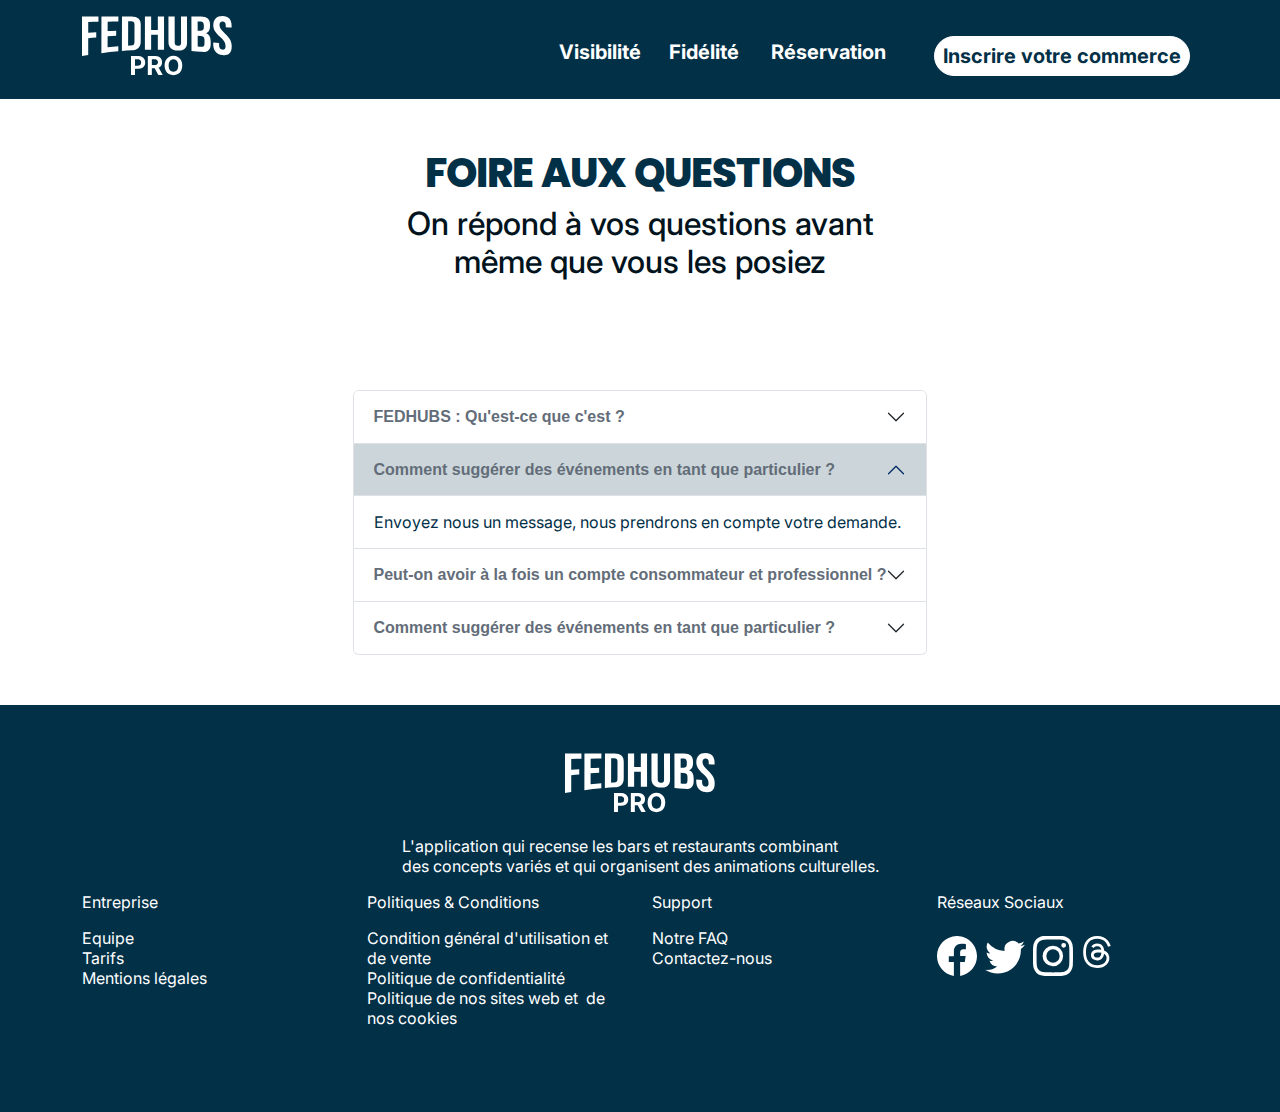
<file: faq.html>
<!DOCTYPE html>
<html data-bs-theme="light" lang="en">

<head>
    <meta charset="utf-8">
    <meta name="viewport" content="width=device-width, initial-scale=1.0, shrink-to-fit=no">
    <title>fedhubs_pro_v1 (copy)</title>
    <meta name="theme-color" content="#f9ac8e">
    <link rel="icon" type="image/svg+xml" sizes="491x132" href="assets/img/index/logo.svg">
    <link rel="icon" type="image/png" sizes="512x512" href="assets/img/image%201.png">
    <link rel="stylesheet" href="assets/bootstrap/css/bootstrap.min.css">
    <link rel="manifest" href="manifest.json" crossorigin="use-credentials">
    <link rel="stylesheet" href="https://fonts.googleapis.com/css?family=Inter&amp;display=swap">
    <link rel="stylesheet" href="https://fonts.googleapis.com/css?family=Poppins&amp;display=swap">
    <link rel="stylesheet" href="assets/css/bs-theme-overrides.css">
    <link rel="stylesheet" href="assets/css/styles.css">
    <link rel="stylesheet" href="assets/css/toogle_switch.css">
<meta name="description" content="Author: Deban, Category: Food" />
<meta property="title" content="Fedhubs" />
</head>

<body>
    <nav class="navbar navbar-expand-md bg-primary py-3" style="--bs-primary: #023047;--bs-primary-rgb: 2,48,71;background: #023047;">
        <div class="container"><a href="index.html"><img class="d-flex justify-content-center" src="assets/img/brand/logo_pro.svg" alt="logo_fedhubs_pro" width="150px" height="67px"></a><button data-bs-toggle="collapse" data-bs-target="#navcol" class="navbar-toggler"><span class="navbar-toggler-icon"><svg xmlns="http://www.w3.org/2000/svg" width="1em" height="1em" fill="currentColor" viewBox="0 0 16 16" class="bi bi-list fs-1 text-light" aria-label="menu">
                        <path fill-rule="evenodd" d="M2.5 12a.5.5 0 0 1 .5-.5h10a.5.5 0 0 1 0 1H3a.5.5 0 0 1-.5-.5m0-4a.5.5 0 0 1 .5-.5h10a.5.5 0 0 1 0 1H3a.5.5 0 0 1-.5-.5m0-4a.5.5 0 0 1 .5-.5h10a.5.5 0 0 1 0 1H3a.5.5 0 0 1-.5-.5"></path>
                    </svg></span></button>
            <div class="collapse navbar-collapse" id="navcol" style="font-size: 20px;">
                <ul class="navbar-nav ms-auto align-items-md-center mb-2 mb-lg-0">
                    <li class="nav-item mx-2" style="color: var(--bs-light);"><a class="nav-link d-flex justify-content-center" href="visibility.html" style="color: var(--bs-light);padding-top: 13px;padding-right: 12px;">Visibilité</a></li>
                    <li class="nav-item" style="color: var(--bs-light);margin-top: 5px;"><a class="nav-link d-flex justify-content-center me-3" href="loyalty.html" style="color: var(--bs-light);">Fidélité</a></li>
                    <li class="nav-item mx-2" style="color: var(--bs-light);margin-top: 5px;"><a class="nav-link d-flex justify-content-center me-3" href="reservation.html" style="color: var(--bs-light);padding-left: 0px;">Réservation</a></li>
                    <li class="nav-item d-flex justify-content-center mx-2" style="color: var(--bs-light);margin-top: 10px;"><button class="btn btn-light btn-sm ms-md-2" role="button" type="button" style="border-radius: 100px;font-weight: bold;color: var(--bs-primary);font-size: 20px;margin-top: 2px;">Inscrire votre commerce</button></li>
                </ul>
            </div>
        </div>
    </nav>
    <section>
        <h1 class="text-center d-xxl-flex justify-content-xxl-center">FOIRE AUX QUESTIONS</h1>
        <h2 class="text-center d-xxl-flex justify-content-xxl-center" style="color: var(--bs-primary-text-emphasis);">On répond à vos questions avant <br>même que vous les posiez</h2>
    </section>
    <section class="d-flex justify-content-center container">
        <div class="accordion" role="tablist" id="accordion-2">
            <div class="accordion-item">
                <h2 class="accordion-header" role="tab"><button class="accordion-button collapsed" type="button" data-bs-toggle="collapse" data-bs-target="#accordion-2 .item-1" aria-expanded="false" aria-controls="accordion-2 .item-1" style="color: rgba(99, 109, 121, 1);font-weight: bold;font-family: Roboto, sans-serif;">FEDHUBS : Qu'est-ce que c'est ?</button></h2>
                <div class="accordion-collapse collapse item-1" role="tabpanel" data-bs-parent="#accordion-2" style="text-align: left;">
                    <div class="accordion-body">
                        <p class="mb-0" style="text-align: left;color: rgb(2, 48, 71);">Fedhubs est une société de services qui a pour objectif de transmettre tous les moyens digitaux aux commerçants afin de suciter l'intéret des consommateurs.</p>
                    </div>
                </div>
            </div>
            <div class="accordion-item">
                <h2 class="accordion-header" role="tab" style="text-align: left;"><button class="accordion-button" type="button" data-bs-toggle="collapse" data-bs-target="#accordion-2 .item-2" aria-expanded="true" aria-controls="accordion-2 .item-2" style="text-align: left;color: rgba(99, 109, 121, 1);font-family: Roboto, sans-serif;font-weight: bold;">Comment suggérer des événements en tant que particulier ?</button></h2>
                <div class="accordion-collapse collapse show item-2" role="tabpanel" data-bs-parent="#accordion-2" style="text-align: left;">
                    <div class="accordion-body">
                        <p class="mb-0" style="text-align: left;color: rgb(2,48,71);">Envoyez nous un message, nous prendrons en compte votre demande.</p>
                    </div>
                </div>
            </div>
            <div class="accordion-item">
                <h2 class="accordion-header" role="tab" style="text-align: left;"><button class="accordion-button collapsed" type="button" data-bs-toggle="collapse" data-bs-target="#accordion-2 .item-3" aria-expanded="false" aria-controls="accordion-2 .item-3" style="text-align: left;color: rgba(99, 109, 121, 1);font-weight: bold;font-family: Roboto, sans-serif;">Peut-on avoir à la fois un compte consommateur et professionnel ?</button></h2>
                <div class="accordion-collapse collapse item-3" role="tabpanel" data-bs-parent="#accordion-2" style="text-align: left;">
                    <div class="accordion-body">
                        <p class="mb-0" style="text-align: left;color: rgb(2,48,71);">Oui, si vous détenez un commerce local et physique.</p>
                    </div>
                </div>
            </div>
            <div class="accordion-item">
                <h2 class="accordion-header" role="tab" style="text-align: left;"><button class="accordion-button collapsed" type="button" data-bs-toggle="collapse" data-bs-target="#accordion-2 .item-4" aria-expanded="false" aria-controls="accordion-2 .item-4" style="text-align: left;font-weight: bold;font-family: Roboto, sans-serif;color: rgba(99, 109, 121, 1);">Comment suggérer des événements en tant que particulier ?</button></h2>
                <div class="accordion-collapse collapse item-4" role="tabpanel" data-bs-parent="#accordion-2" style="text-align: left;">
                    <div class="accordion-body">
                        <p class="mb-0" style="text-align: left;color: rgb(2,48,71);">Envoyez nous un message, nous prendrons en compte votre demande.</p>
                    </div>
                </div>
            </div>
        </div>
    </section>
    <footer class="bg-primary" style="background: #023047;">
        <div class="container py-4 py-lg-5">
            <div class="row">
                <div class="col d-xxl-flex justify-content-xxl-center"><a class="navbar-brand d-flex justify-content-start align-items-center justify-content-sm-start justify-content-md-center justify-content-lg-center mb-3" href="#"><span class="d-flex justify-content-center"><img class="d-flex align-items-start" src="assets/img/brand/logo_pro.svg" alt="logo_fedhubs_pro" width="150px" height="67px"></span></a></div>
            </div>
            <div class="row">
                <div class="col d-lg-flex justify-content-center">
                    <p class="text-light d-xxl-flex justify-content-xxl-center align-items-xxl-center">L'application qui recense les bars et restaurants combinant <br>des concepts variés et qui organisent des animations culturelles.</p>
                </div>
            </div>
            <div class="row text-light justify-content-center">
                <div class="col-sm-4 col-md-3 text-lg-start text-light d-flex flex-column item">
                    <p class="text-light">Entreprise</p>
                    <ul class="list-unstyled text-light">
                        <li class="text-light"><a class="link-light no-underline" href="team.html">Equipe</a></li>
                        <li class="text-light"><a class="link-light no-underline" href="pricing.html">Tarifs</a></li>
                        <li class="text-light"><a class="link-light no-underline" href="mentions_legales.html">Mentions légales</a></li>
                    </ul>
                </div>
                <div class="col-sm-4 col-md-3 text-lg-start text-light d-flex flex-column item">
                    <p class="text-light">Politiques &amp; Conditions</p>
                    <ul class="list-unstyled text-light">
                        <li class="text-light"><a class="link-light no-underline" href="cgu.html">Condition général d'utilisation et de vente</a></li>
                        <li class="text-light"><a class="link-light no-underline" href="confidential1.html">Politique de confidentialité</a></li>
                        <li class="text-light"><a class="link-light no-underline" href="political-cookies1.html">Politique de nos sites web et&nbsp; de nos cookies<br><br></a></li>
                    </ul>
                </div>
                <div class="col-sm-4 col-md-3 text-lg-start text-light d-flex flex-column item">
                    <p class="text-light">Support</p>
                    <ul class="list-unstyled text-light">
                        <li class="text-light"><a class="link-light no-underline" href="faq.html">Notre FAQ</a></li>
                        <li class="text-light"><a class="link-light no-underline" href="#">Contactez-nous</a></li>
                    </ul>
                </div>
                <div class="col-lg-3 text-lg-start text-light d-flex flex-column order-last align-items-lg-start order-lg-last item social">
                    <div class="text-light d-flex align-items-center justify-content-md-center mb-2">
                        <p class="text-light">Réseaux Sociaux</p>
                    </div>
                    <ul class="list-inline text-light d-md-flex justify-content-md-center mb-0" style="max-width: auto;">
                        <li class="list-inline-item list-inline-item"><svg class="bi bi-facebook fs-1" xmlns="http://www.w3.org/2000/svg" width="1em" height="1em" fill="currentColor" viewbox="0 0 16 16"><path d="M16 8.049c0-4.446-3.582-8.05-8-8.05C3.58 0-.002 3.603-.002 8.05c0 4.017 2.926 7.347 6.75 7.951v-5.625h-2.03V8.05H6.75V6.275c0-2.017 1.195-3.131 3.022-3.131.876 0 1.791.157 1.791.157v1.98h-1.009c-.993 0-1.303.621-1.303 1.258v1.51h2.218l-.354 2.326H9.25V16c3.824-.604 6.75-3.934 6.75-7.951"></path></svg></li>
                        <li class="list-inline-item list-inline-item"><svg class="bi bi-linkedin fs-1" xmlns="http://www.w3.org/2000/svg" width="1em" height="1em" fill="currentColor" viewbox="0 0 16 16"><path d="M5.026 15c6.038 0 9.341-5.003 9.341-9.334 0-.14 0-.282-.006-.422A6.685 6.685 0 0 0 16 3.542a6.658 6.658 0 0 1-1.889.518 3.301 3.301 0 0 0 1.447-1.817 6.533 6.533 0 0 1-2.087.793A3.286 3.286 0 0 0 7.875 6.03a9.325 9.325 0 0 1-6.767-3.429 3.289 3.289 0 0 0 1.018 4.382A3.323 3.323 0 0 1 .64 6.575v.045a3.288 3.288 0 0 0 2.632 3.218 3.203 3.203 0 0 1-.865.115 3.23 3.23 0 0 1-.614-.057 3.283 3.283 0 0 0 3.067 2.277A6.588 6.588 0 0 1 .78 13.58a6.32 6.32 0 0 1-.78-.045A9.344 9.344 0 0 0 5.026 15"></path></svg></li>
                        <li class="list-inline-item list-inline-item"><svg class="bi bi-instagram fs-1" xmlns="http://www.w3.org/2000/svg" width="1em" height="1em" fill="currentColor" viewbox="0 0 16 16"><path d="M8 0C5.829 0 5.556.01 4.703.048 3.85.088 3.269.222 2.76.42a3.917 3.917 0 0 0-1.417.923A3.927 3.927 0 0 0 .42 2.76C.222 3.268.087 3.85.048 4.7.01 5.555 0 5.827 0 8.001c0 2.172.01 2.444.048 3.297.04.852.174 1.433.372 1.942.205.526.478.972.923 1.417.444.445.89.719 1.416.923.51.198 1.09.333 1.942.372C5.555 15.99 5.827 16 8 16s2.444-.01 3.298-.048c.851-.04 1.434-.174 1.943-.372a3.916 3.916 0 0 0 1.416-.923c.445-.445.718-.891.923-1.417.197-.509.332-1.09.372-1.942C15.99 10.445 16 10.173 16 8s-.01-2.445-.048-3.299c-.04-.851-.175-1.433-.372-1.941a3.926 3.926 0 0 0-.923-1.417A3.911 3.911 0 0 0 13.24.42c-.51-.198-1.092-.333-1.943-.372C10.443.01 10.172 0 7.998 0h.003zm-.717 1.442h.718c2.136 0 2.389.007 3.232.046.78.035 1.204.166 1.486.275.373.145.64.319.92.599.28.28.453.546.598.92.11.281.24.705.275 1.485.039.843.047 1.096.047 3.231s-.008 2.389-.047 3.232c-.035.78-.166 1.203-.275 1.485a2.47 2.47 0 0 1-.599.919c-.28.28-.546.453-.92.598-.28.11-.704.24-1.485.276-.843.038-1.096.047-3.232.047s-2.39-.009-3.233-.047c-.78-.036-1.203-.166-1.485-.276a2.478 2.478 0 0 1-.92-.598 2.48 2.48 0 0 1-.6-.92c-.109-.281-.24-.705-.275-1.485-.038-.843-.046-1.096-.046-3.233 0-2.136.008-2.388.046-3.231.036-.78.166-1.204.276-1.486.145-.373.319-.64.599-.92.28-.28.546-.453.92-.598.282-.11.705-.24 1.485-.276.738-.034 1.024-.044 2.515-.045v.002zm4.988 1.328a.96.96 0 1 0 0 1.92.96.96 0 0 0 0-1.92zm-4.27 1.122a4.109 4.109 0 1 0 0 8.217 4.109 4.109 0 0 0 0-8.217zm0 1.441a2.667 2.667 0 1 1 0 5.334 2.667 2.667 0 0 1 0-5.334"></path></svg></li>
                        <li class="list-inline-item list-inline-item"><svg aria-label="Threads" class="x1ypdohk x13dflua x11xpdln xk4oym4 xus2keu" fill="var(--bs-light)" height="2em" role="img" viewBox="0 0 192 192" width="100%" xmlns="http://www.w3.org/2000/svg"><path d="M141.537 88.9883C140.71 88.5919 139.87 88.2104 139.019 87.8451C137.537 60.5382 122.616 44.905 97.5619 44.745C97.4484 44.7443 97.3355 44.7443 97.222 44.7443C82.2364 44.7443 69.7731 51.1409 62.102 62.7807L75.881 72.2328C81.6116 63.5383 90.6052 61.6848 97.2286 61.6848C97.3051 61.6848 97.3819 61.6848 97.4576 61.6855C105.707 61.7381 111.932 64.1366 115.961 68.814C118.893 72.2193 120.854 76.925 121.825 82.8638C114.511 81.6207 106.601 81.2385 98.145 81.7233C74.3247 83.0954 59.0111 96.9879 60.0396 116.292C60.5615 126.084 65.4397 134.508 73.775 140.011C80.8224 144.663 89.899 146.938 99.3323 146.423C111.79 145.74 121.563 140.987 128.381 132.296C133.559 125.696 136.834 117.143 138.28 106.366C144.217 109.949 148.617 114.664 151.047 120.332C155.179 129.967 155.42 145.8 142.501 158.708C131.182 170.016 117.576 174.908 97.0135 175.059C74.2042 174.89 56.9538 167.575 45.7381 153.317C35.2355 139.966 29.8077 120.682 29.6052 96C29.8077 71.3178 35.2355 52.0336 45.7381 38.6827C56.9538 24.4249 74.2039 17.11 97.0132 16.9405C119.988 17.1113 137.539 24.4614 149.184 38.788C154.894 45.8136 159.199 54.6488 162.037 64.9503L178.184 60.6422C174.744 47.9622 169.331 37.0357 161.965 27.974C147.036 9.60668 125.202 0.195148 97.0695 0H96.9569C68.8816 0.19447 47.2921 9.6418 32.7883 28.0793C19.8819 44.4864 13.2244 67.3157 13.0007 95.9325L13 96L13.0007 96.0675C13.2244 124.684 19.8819 147.514 32.7883 163.921C47.2921 182.358 68.8816 191.806 96.9569 192H97.0695C122.03 191.827 139.624 185.292 154.118 170.811C173.081 151.866 172.51 128.119 166.26 113.541C161.776 103.087 153.227 94.5962 141.537 88.9883ZM98.4405 129.507C88.0005 130.095 77.1544 125.409 76.6196 115.372C76.2232 107.93 81.9158 99.626 99.0812 98.6368C101.047 98.5234 102.976 98.468 104.871 98.468C111.106 98.468 116.939 99.0737 122.242 100.233C120.264 124.935 108.662 128.946 98.4405 129.507Z"></path></svg></li>
                    </ul>
                </div>
            </div>
        </div>
    </footer>
    <script src="assets/bootstrap/js/bootstrap.min.js"></script>
    <script src="assets/js/toogle_switch.js"></script>
</body>

</html>
</file>
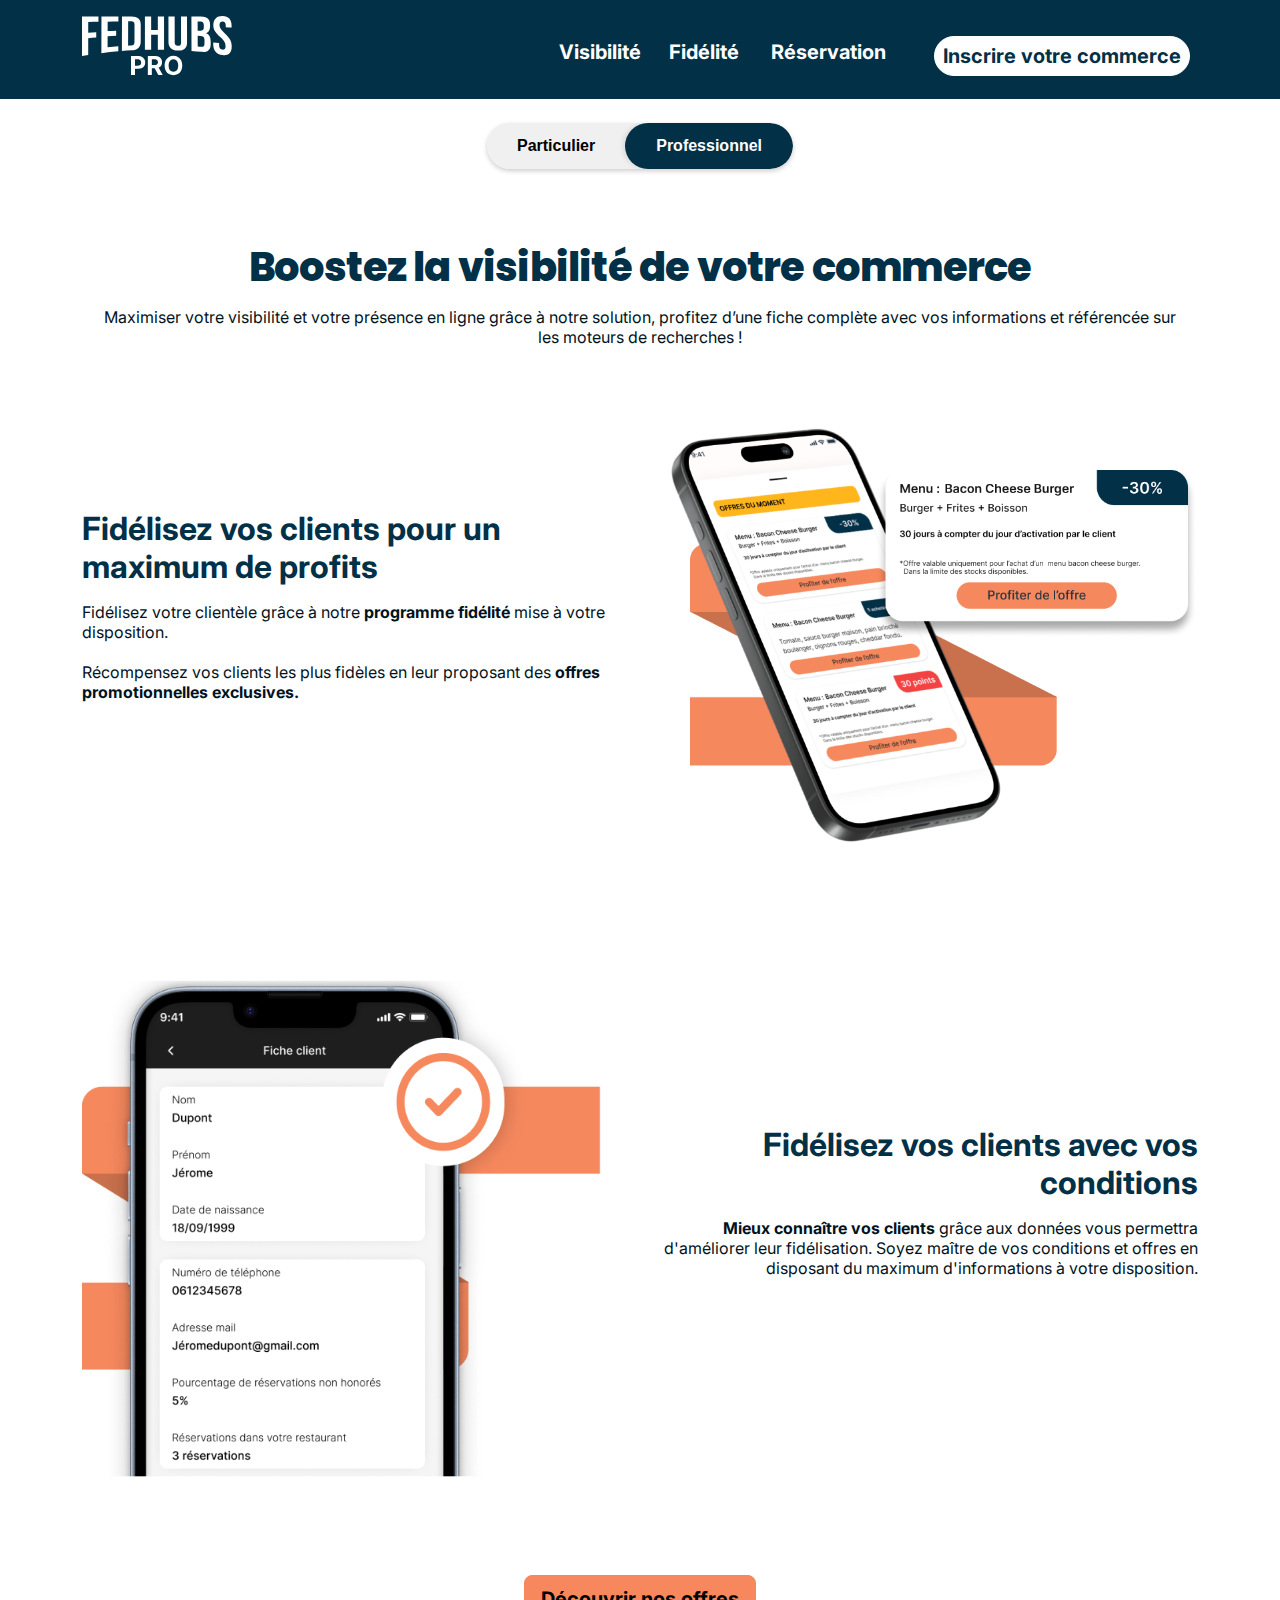
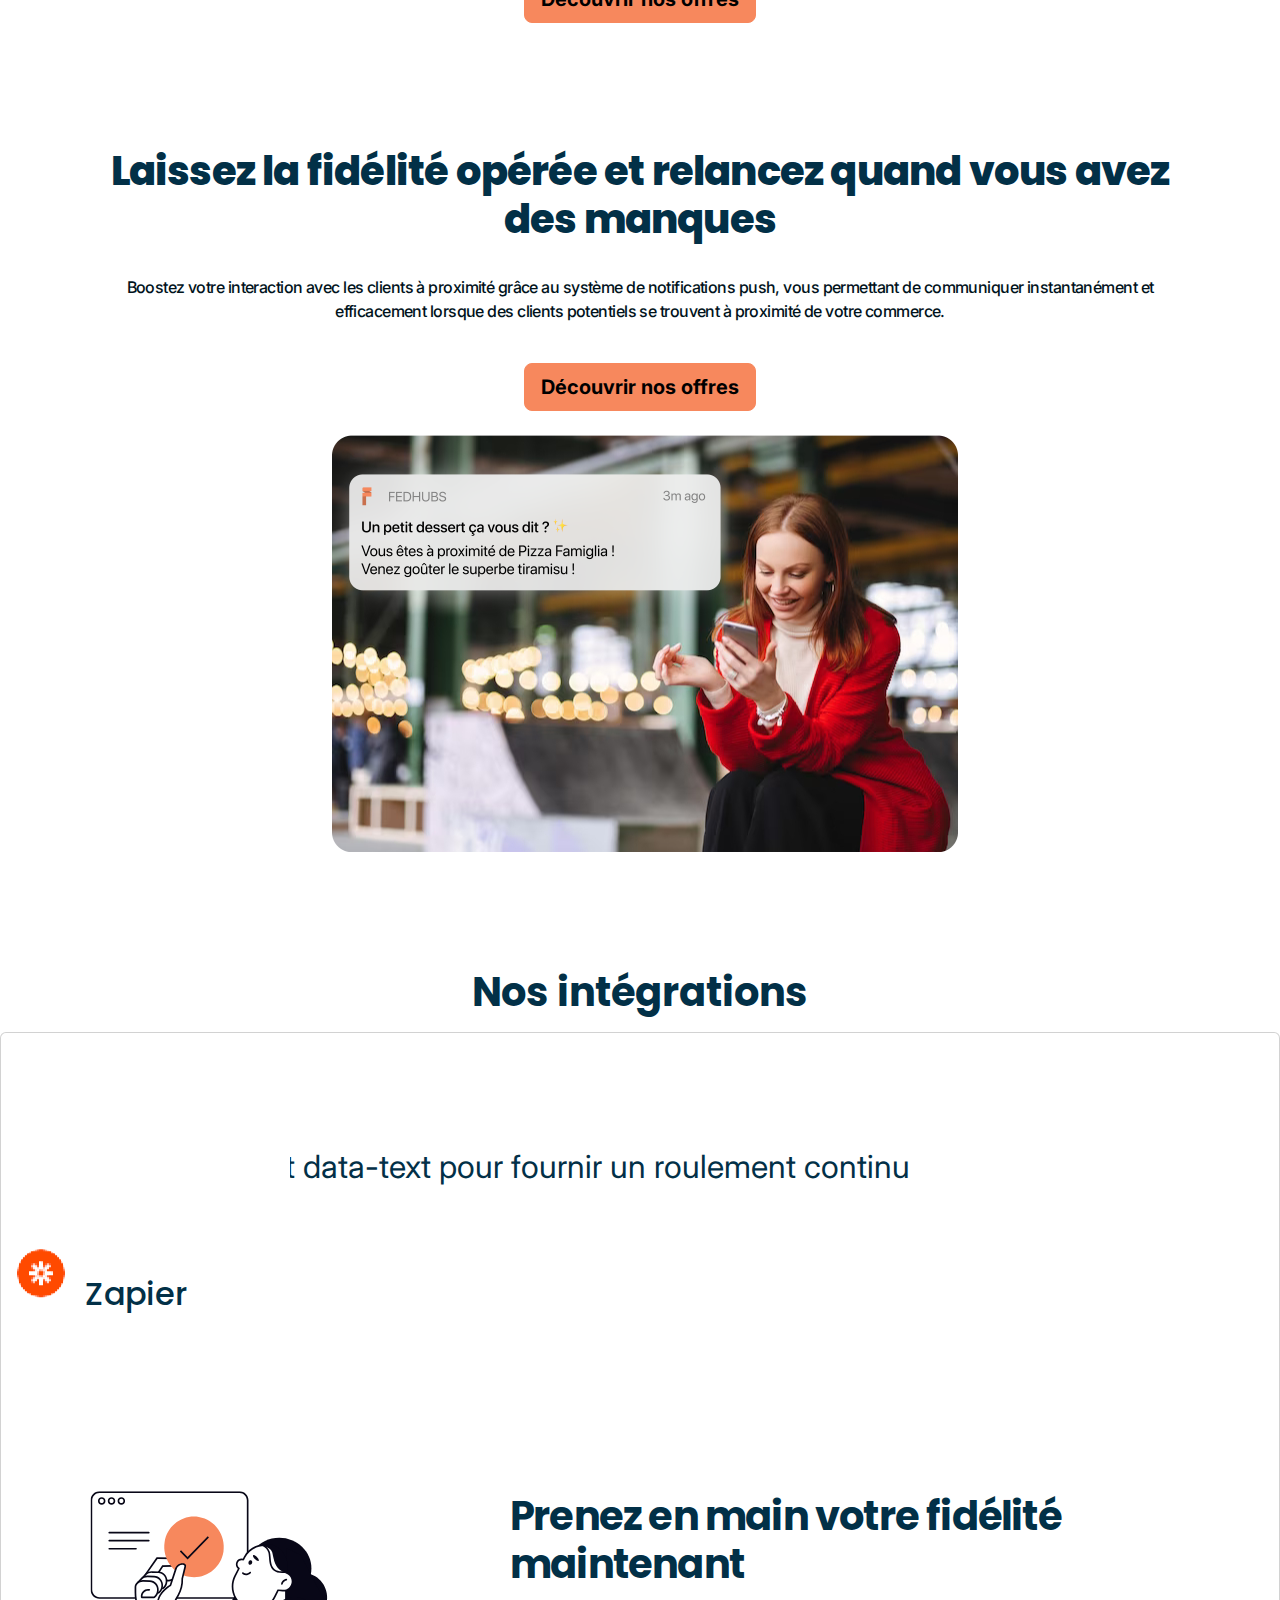
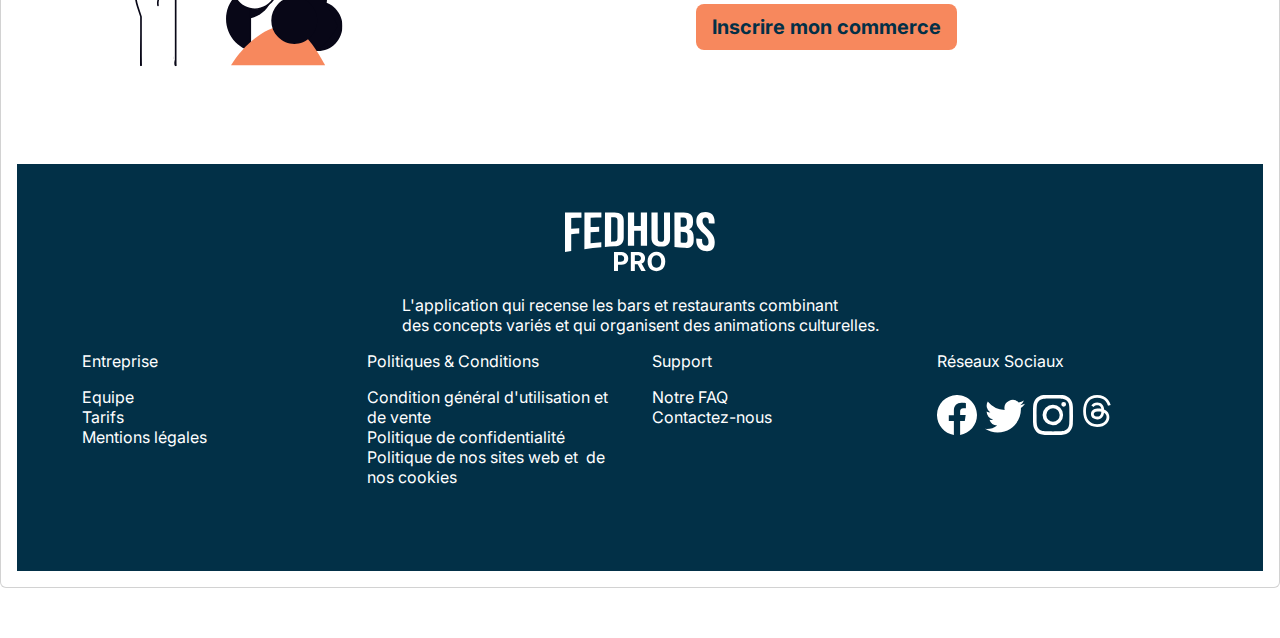
<file: loyalty.html>
<!DOCTYPE html>
<html data-bs-theme="light" lang="en">
  <head>
    <meta charset="utf-8" />
    <meta
      name="viewport"
      content="width=device-width, initial-scale=1.0, shrink-to-fit=no"
    />
    <title>fedhubs_pro_v1 (copy)</title>
    <meta name="theme-color" content="#f9ac8e" />
    <link
      rel="icon"
      type="image/svg+xml"
      sizes="491x132"
      href="assets/img/index/logo.svg"
    />
    <link
      rel="icon"
      type="image/png"
      sizes="512x512"
      href="assets/img/image%201.png"
    />
    <link rel="stylesheet" href="assets/bootstrap/css/bootstrap.min.css" />
    <link rel="manifest" href="manifest.json" crossorigin="use-credentials" />
    <link
      rel="stylesheet"
      href="https://fonts.googleapis.com/css?family=Inter&amp;display=swap"
    />
    <link
      rel="stylesheet"
      href="https://fonts.googleapis.com/css?family=Poppins&amp;display=swap"
    />
    <link rel="stylesheet" href="assets/css/bs-theme-overrides.css" />
    <link rel="stylesheet" href="assets/css/styles.css" />
    <link rel="stylesheet" href="assets/css/toogle_switch.css" />
    <meta name="description" content="Author: Deban, Category: Food" />
    <meta property="title" content="Fedhubs" />
  </head>

  <body>
    <nav
      class="navbar navbar-expand-md bg-primary py-3"
      style="
        --bs-primary: #023047;
        --bs-primary-rgb: 2, 48, 71;
        background: #023047;
      "
    >
      <div class="container">
        <a href="index.html"
          ><img
            class="d-flex justify-content-center"
            src="assets/img/brand/logo_pro.svg"
            alt="logo_fedhubs_pro"
            width="150px"
            height="67px" /></a
        ><button
          data-bs-toggle="collapse"
          data-bs-target="#navcol"
          class="navbar-toggler"
        >
          <span class="navbar-toggler-icon"
            ><svg
              xmlns="http://www.w3.org/2000/svg"
              width="1em"
              height="1em"
              fill="currentColor"
              viewBox="0 0 16 16"
              class="bi bi-list fs-1 text-light"
              aria-label="menu"
            >
              <path
                fill-rule="evenodd"
                d="M2.5 12a.5.5 0 0 1 .5-.5h10a.5.5 0 0 1 0 1H3a.5.5 0 0 1-.5-.5m0-4a.5.5 0 0 1 .5-.5h10a.5.5 0 0 1 0 1H3a.5.5 0 0 1-.5-.5m0-4a.5.5 0 0 1 .5-.5h10a.5.5 0 0 1 0 1H3a.5.5 0 0 1-.5-.5"
              ></path></svg
          ></span>
        </button>
        <div
          class="collapse navbar-collapse"
          id="navcol"
          style="font-size: 20px"
        >
          <ul class="navbar-nav ms-auto align-items-md-center mb-2 mb-lg-0">
            <li class="nav-item mx-2" style="color: var(--bs-light)">
              <a
                class="nav-link d-flex justify-content-center"
                href="visibility.html"
                style="
                  color: var(--bs-light);
                  padding-top: 13px;
                  padding-right: 12px;
                "
                >Visibilité</a
              >
            </li>
            <li
              class="nav-item"
              style="color: var(--bs-light); margin-top: 5px"
            >
              <a
                class="nav-link d-flex justify-content-center active me-3"
                href="loyalty.html"
                style="color: var(--bs-light)"
                >Fidélité</a
              >
            </li>
            <li
              class="nav-item mx-2"
              style="color: var(--bs-light); margin-top: 5px"
            >
              <a
                class="nav-link d-flex justify-content-center me-3"
                href="reservation.html"
                style="color: var(--bs-light); padding-left: 0px"
                >Réservation</a
              >
            </li>
            <li
              class="nav-item d-flex justify-content-center mx-2"
              style="color: var(--bs-light); margin-top: 10px"
            >
              <button
                class="btn btn-light btn-sm ms-md-2"
                role="button"
                type="button"
                style="
                  border-radius: 100px;
                  font-weight: bold;
                  color: var(--bs-primary);
                  font-size: 20px;
                  margin-top: 2px;
                "
              >
                Inscrire votre commerce
              </button>
            </li>
          </ul>
        </div>
      </div>
    </nav>
    <div
      class="container d-flex d-md-flex justify-content-center justify-content-md-center my-4"
    >
      <div class="row d-flex">
        <div class="col">
          <div
            class="toggle-switch btn-group btn-group-toggle"
            data-toggle="buttons"
          >
            <input
              type="radio"
              autocomplete="off"
              id="particulier"
              name="options"
            /><label class="form-label btn" for="particulier">Particulier</label
            ><input
              type="radio"
              autocomplete="off"
              checked=""
              id="professionnel"
              name="options"
            /><label class="form-label btn" for="professionnel"
              >Professionnel</label
            >
          </div>
        </div>
      </div>
    </div>
    <section class="container">
      <div class="row">
        <div class="col">
          <div class="container">
            <h1
              class="text-primary d-lg-flex d-xl-flex justify-content-lg-center justify-content-xl-center mb-3 align_headlines"
            >
              Boostez la visibilité de votre commerce
            </h1>
            <p
              class="align_headlines"
              style="color: var(--bs-primary-text-emphasis)"
            >
              Maximiser votre visibilité et votre présence en ligne grâce à
              notre solution, profitez d’une fiche complète avec vos
              informations et référencée sur les moteurs de recherches !
            </p>
          </div>
        </div>
      </div>
      <div class="row align-items-xl-center mb-3">
        <div class="col spacing_bottom col-12 col-sm-6">
          <h2 class="text-primary mb-3" style="font-weight: bold">
            Fidélisez vos clients pour un maximum de profits
          </h2>
          <p class="mb-5" style="color: var(--bs-primary-text-emphasis)">
            Fidélisez votre clientèle grâce à notre
            <span style="font-weight: bold">programme fidélité</span>&nbsp;mise
            à votre disposition.<br /><br />Récompensez vos clients les plus
            fidèles en leur proposant des
            <span style="font-weight: bold"
              >offres promotionnelles exclusives.</span
            >
          </p>
        </div>
        <div class="col">
          <img
            class="img-fluid"
            src="assets/img/design/phone1.webp"
            alt="phone_loyalty"
            width="636px"
            height="632px"
          />
        </div>
      </div>
      <div class="row d-xl-flex align-items-xl-center mb-3">
        <div
          class="col spacing_bottom col-12 col-md-6 order-2 order-md-1 align_right"
        >
          <h2 class="text-primary mb-3" style="font-weight: bold">
            Fidélisez vos clients avec vos conditions
          </h2>
          <p class="mb-5" style="color: var(--bs-primary-text-emphasis)">
            <span style="font-weight: bold">Mieux connaître vos clients</span
            >&nbsp;grâce aux données vous permettra d'améliorer leur
            fidélisation. Soyez maître de vos conditions et offres en disposant
            du maximum d'informations à votre disposition.<br /><br />
          </p>
        </div>
        <div
          class="col d-flex justify-content-center mb-3 order-last order-md-0 order-md-first"
        >
          <img
            class="img-fluid"
            src="assets/img/design/phone2.webp"
            alt="phone_client"
            width="546px"
            height="630px"
          />
        </div>
      </div>
      <div class="row mb-4">
        <div
          class="col text-center d-sm-flex justify-content-sm-start justify-content-md-center"
        >
          <button
            class="btn btn-secondary btn-lg"
            type="button"
            style="font-weight: bold"
          >
            Découvrir nos offres
          </button>
        </div>
      </div>
    </section>
    <section class="container">
      <div class="row mb-4">
        <div class="col">
          <h1 class="text-primary align_headlines">
            Laissez la fidélité opérée et relancez quand vous avez des manques
          </h1>
        </div>
      </div>
      <div class="row mb-4">
        <div class="col">
          <p
            class="sub-headline align_headlines"
            style="color: var(--bs-primary-text-emphasis)"
          >
            Boostez votre interaction avec les clients à proximité grâce au
            système de notifications push, vous permettant de communiquer
            instantanément et efficacement lorsque des clients potentiels se
            trouvent à proximité de votre commerce.
          </p>
        </div>
      </div>
      <div class="row mb-4">
        <div
          class="col text-center d-sm-flex justify-content-sm-start justify-content-md-center"
        >
          <button
            class="btn btn-secondary btn-lg"
            type="button"
            style="font-weight: bold"
          >
            Découvrir nos offres
          </button>
        </div>
      </div>
      <div class="row">
        <div class="col text-center">
          <img
            class="img-fluid mb-3"
            src="assets/img/notif.webp"
            alt="woman have notif"
          />
        </div>
      </div>
    </section>
    <section>
      <div class="col">
        <p id="inte-p" style="text-align: center; font-weight: bold">
          Nos intégrations
        </p>
      </div>
      <div class="row">
        <div class="col">
          <div class="card">
            <div class="card-body">
              <style>
                /* Texte défilant */

                .defileParent {
                    display: block;
                    margin: 3em auto;
                    overflow: hidden;
                    position: relative;
                    table-layout: fixed;
                    width: 700px;
                  max-width:100%;
                }
                .defile {
                    display:block;
                    -webkit-animation:linear marqueelike 10s infinite ;
                    -moz-animation:linear marqueelike 10s infinite ;
                    -o-animation:linear marqueelike 10s infinite ;
                    -ms-animation:linear marqueelike 10s infinite ;
                    animation:linear marqueelike 10s infinite ;
                    margin-left:-100%;
                    padding:0 5px;
                    text-align:left;
                  font-size:2em;
                    white-space:nowrap;
                }
                
                
                .defile:after {
                    content:attr(data-text);
                    position:absolute;
                    white-space:nowrap;
                    padding-left:10px;
                }
                
                @-webkit-keyframes marqueelike {
                    0%, 100% {margin-left:0;}
                    99.99% {margin-left:-100%;}
                 }
                @-moz-keyframes marqueelike {
                    0%, 100% {margin-left:0;}
                    99.99% {margin-left:-100%;}
                 }
                @-o-keyframes marqueelike {
                    0%, 100% {margin-left:0;}
                    99.99% {margin-left:-100%;}
                 }
                @-ms-keyframes marqueelike {
                    0%, 100% {margin-left:0;}
                    99.99% {margin-left:-100%;}
                 }
                @keyframes marqueelike {
                    0%, 100% {margin-left:0;}
                    99.99% {margin-left:-100%;}
                 }
              </style>

              <section>
               <!-- Source : http://labs.viaxoft.com/texte-defilant-en-css/ -->
<div class="defileParent">
    <span class="defile" 
    data-text=" Texte défilant en css et l'utilisation de l'attribut data-text pour fournir un roulement continu "> 
    <img
                            src="assets/img/image%20131.png "
                            style=
                           />
    </span>
    </div>
                          <img
                            src="assets/img/image%20131.png"
                            style="float: left; margin: 5px 10px 5px 0"
                          />
                          <div
                            style="
                              display: inline-block;
                              padding-left: 10px;
                              font-family: Poppins;
                              font-size: 32px;
                              font-style: normal;
                              font-weight: 500;
                              line-height: 100px;
                              vertical-align: middle;
                            "
                          >
                            Zapier

                            
                          
    </section>
    <section class="container">
      <div class="border-0">
        <div class="row">
          <div class="col-md-8">
            <div class="p-4 p-md-5">
              <h1 style="color: var(--bs-primary); font-weight: bold">
                Prenez en main votre fidélité maintenant
              </h1>
              <div class="d-flex justify-content-center my-3">
                <a
                  class="btn btn-primary btn-lg me-2"
                  role="button"
                  href="#"
                  style="
                    background: var(--bs-secondary);
                    color: var(--bs-primary);
                    font-weight: bold;
                    border-style: none;
                  "
                  >Inscrire mon commerce</a
                >
              </div>
            </div>
          </div>
          <div
            class="col d-flex d-sm-flex justify-content-center align-items-center order-first justify-content-sm-center justify-content-md-start align-items-xxl-center"
          >
            <img
              class="banner_image"
              src="assets/img/illustration/loyalty.svg"
              width="268.652px"
              height="175.607px"
              alt="loyalty"
            />
          </div>
        </div>
      </div>
    </section>
    <footer class="bg-primary" style="background: #023047">
      <div class="container py-4 py-lg-5">
        <div class="row">
          <div class="col d-xxl-flex justify-content-xxl-center">
            <a
              class="navbar-brand d-flex justify-content-start align-items-center justify-content-sm-start justify-content-md-center justify-content-lg-center mb-3"
              href="#"
              ><span class="d-flex justify-content-center"
                ><img
                  class="d-flex align-items-start"
                  src="assets/img/brand/logo_pro.svg"
                  alt="logo_fedhubs_pro"
                  width="150px"
                  height="67px" /></span
            ></a>
          </div>
        </div>
        <div class="row">
          <div class="col d-lg-flex justify-content-center">
            <p
              class="text-light d-xxl-flex justify-content-xxl-center align-items-xxl-center"
            >
              L'application qui recense les bars et restaurants combinant
              <br />des concepts variés et qui organisent des animations
              culturelles.
            </p>
          </div>
        </div>
        <div class="row text-light justify-content-center">
          <div
            class="col-sm-4 col-md-3 text-lg-start text-light d-flex flex-column item"
          >
            <p class="text-light">Entreprise</p>
            <ul class="list-unstyled text-light">
              <li class="text-light">
                <a class="link-light no-underline" href="team.html">Equipe</a>
              </li>
              <li class="text-light">
                <a class="link-light no-underline" href="pricing.html"
                  >Tarifs</a
                >
              </li>
              <li class="text-light">
                <a class="link-light no-underline" href="mentions_legales.html"
                  >Mentions légales</a
                >
              </li>
            </ul>
          </div>
          <div
            class="col-sm-4 col-md-3 text-lg-start text-light d-flex flex-column item"
          >
            <p class="text-light">Politiques &amp; Conditions</p>
            <ul class="list-unstyled text-light">
              <li class="text-light">
                <a class="link-light no-underline" href="cgu.html"
                  >Condition général d'utilisation et de vente</a
                >
              </li>
              <li class="text-light">
                <a class="link-light no-underline" href="confidential1.html"
                  >Politique de confidentialité</a
                >
              </li>
              <li class="text-light">
                <a
                  class="link-light no-underline"
                  href="political-cookies1.html"
                  >Politique de nos sites web et&nbsp; de nos cookies<br /><br
                /></a>
              </li>
            </ul>
          </div>
          <div
            class="col-sm-4 col-md-3 text-lg-start text-light d-flex flex-column item"
          >
            <p class="text-light">Support</p>
            <ul class="list-unstyled text-light">
              <li class="text-light">
                <a class="link-light no-underline" href="faq.html">Notre FAQ</a>
              </li>
              <li class="text-light">
                <a class="link-light no-underline" href="#">Contactez-nous</a>
              </li>
            </ul>
          </div>
          <div
            class="col-lg-3 text-lg-start text-light d-flex flex-column order-last align-items-lg-start order-lg-last item social"
          >
            <div
              class="text-light d-flex align-items-center justify-content-md-center mb-2"
            >
              <p class="text-light">Réseaux Sociaux</p>
            </div>
            <ul
              class="list-inline text-light d-md-flex justify-content-md-center mb-0"
              style="max-width: auto"
            >
              <li class="list-inline-item list-inline-item">
                <svg
                  class="bi bi-facebook fs-1"
                  xmlns="http://www.w3.org/2000/svg"
                  width="1em"
                  height="1em"
                  fill="currentColor"
                  viewbox="0 0 16 16"
                >
                  <path
                    d="M16 8.049c0-4.446-3.582-8.05-8-8.05C3.58 0-.002 3.603-.002 8.05c0 4.017 2.926 7.347 6.75 7.951v-5.625h-2.03V8.05H6.75V6.275c0-2.017 1.195-3.131 3.022-3.131.876 0 1.791.157 1.791.157v1.98h-1.009c-.993 0-1.303.621-1.303 1.258v1.51h2.218l-.354 2.326H9.25V16c3.824-.604 6.75-3.934 6.75-7.951"
                  ></path>
                </svg>
              </li>
              <li class="list-inline-item list-inline-item">
                <svg
                  class="bi bi-linkedin fs-1"
                  xmlns="http://www.w3.org/2000/svg"
                  width="1em"
                  height="1em"
                  fill="currentColor"
                  viewbox="0 0 16 16"
                >
                  <path
                    d="M5.026 15c6.038 0 9.341-5.003 9.341-9.334 0-.14 0-.282-.006-.422A6.685 6.685 0 0 0 16 3.542a6.658 6.658 0 0 1-1.889.518 3.301 3.301 0 0 0 1.447-1.817 6.533 6.533 0 0 1-2.087.793A3.286 3.286 0 0 0 7.875 6.03a9.325 9.325 0 0 1-6.767-3.429 3.289 3.289 0 0 0 1.018 4.382A3.323 3.323 0 0 1 .64 6.575v.045a3.288 3.288 0 0 0 2.632 3.218 3.203 3.203 0 0 1-.865.115 3.23 3.23 0 0 1-.614-.057 3.283 3.283 0 0 0 3.067 2.277A6.588 6.588 0 0 1 .78 13.58a6.32 6.32 0 0 1-.78-.045A9.344 9.344 0 0 0 5.026 15"
                  ></path>
                </svg>
              </li>
              <li class="list-inline-item list-inline-item">
                <svg
                  class="bi bi-instagram fs-1"
                  xmlns="http://www.w3.org/2000/svg"
                  width="1em"
                  height="1em"
                  fill="currentColor"
                  viewbox="0 0 16 16"
                >
                  <path
                    d="M8 0C5.829 0 5.556.01 4.703.048 3.85.088 3.269.222 2.76.42a3.917 3.917 0 0 0-1.417.923A3.927 3.927 0 0 0 .42 2.76C.222 3.268.087 3.85.048 4.7.01 5.555 0 5.827 0 8.001c0 2.172.01 2.444.048 3.297.04.852.174 1.433.372 1.942.205.526.478.972.923 1.417.444.445.89.719 1.416.923.51.198 1.09.333 1.942.372C5.555 15.99 5.827 16 8 16s2.444-.01 3.298-.048c.851-.04 1.434-.174 1.943-.372a3.916 3.916 0 0 0 1.416-.923c.445-.445.718-.891.923-1.417.197-.509.332-1.09.372-1.942C15.99 10.445 16 10.173 16 8s-.01-2.445-.048-3.299c-.04-.851-.175-1.433-.372-1.941a3.926 3.926 0 0 0-.923-1.417A3.911 3.911 0 0 0 13.24.42c-.51-.198-1.092-.333-1.943-.372C10.443.01 10.172 0 7.998 0h.003zm-.717 1.442h.718c2.136 0 2.389.007 3.232.046.78.035 1.204.166 1.486.275.373.145.64.319.92.599.28.28.453.546.598.92.11.281.24.705.275 1.485.039.843.047 1.096.047 3.231s-.008 2.389-.047 3.232c-.035.78-.166 1.203-.275 1.485a2.47 2.47 0 0 1-.599.919c-.28.28-.546.453-.92.598-.28.11-.704.24-1.485.276-.843.038-1.096.047-3.232.047s-2.39-.009-3.233-.047c-.78-.036-1.203-.166-1.485-.276a2.478 2.478 0 0 1-.92-.598 2.48 2.48 0 0 1-.6-.92c-.109-.281-.24-.705-.275-1.485-.038-.843-.046-1.096-.046-3.233 0-2.136.008-2.388.046-3.231.036-.78.166-1.204.276-1.486.145-.373.319-.64.599-.92.28-.28.546-.453.92-.598.282-.11.705-.24 1.485-.276.738-.034 1.024-.044 2.515-.045v.002zm4.988 1.328a.96.96 0 1 0 0 1.92.96.96 0 0 0 0-1.92zm-4.27 1.122a4.109 4.109 0 1 0 0 8.217 4.109 4.109 0 0 0 0-8.217zm0 1.441a2.667 2.667 0 1 1 0 5.334 2.667 2.667 0 0 1 0-5.334"
                  ></path>
                </svg>
              </li>
              <li class="list-inline-item list-inline-item">
                <svg
                  aria-label="Threads"
                  class="x1ypdohk x13dflua x11xpdln xk4oym4 xus2keu"
                  fill="var(--bs-light)"
                  height="2em"
                  role="img"
                  viewBox="0 0 192 192"
                  width="100%"
                  xmlns="http://www.w3.org/2000/svg"
                >
                  <path
                    d="M141.537 88.9883C140.71 88.5919 139.87 88.2104 139.019 87.8451C137.537 60.5382 122.616 44.905 97.5619 44.745C97.4484 44.7443 97.3355 44.7443 97.222 44.7443C82.2364 44.7443 69.7731 51.1409 62.102 62.7807L75.881 72.2328C81.6116 63.5383 90.6052 61.6848 97.2286 61.6848C97.3051 61.6848 97.3819 61.6848 97.4576 61.6855C105.707 61.7381 111.932 64.1366 115.961 68.814C118.893 72.2193 120.854 76.925 121.825 82.8638C114.511 81.6207 106.601 81.2385 98.145 81.7233C74.3247 83.0954 59.0111 96.9879 60.0396 116.292C60.5615 126.084 65.4397 134.508 73.775 140.011C80.8224 144.663 89.899 146.938 99.3323 146.423C111.79 145.74 121.563 140.987 128.381 132.296C133.559 125.696 136.834 117.143 138.28 106.366C144.217 109.949 148.617 114.664 151.047 120.332C155.179 129.967 155.42 145.8 142.501 158.708C131.182 170.016 117.576 174.908 97.0135 175.059C74.2042 174.89 56.9538 167.575 45.7381 153.317C35.2355 139.966 29.8077 120.682 29.6052 96C29.8077 71.3178 35.2355 52.0336 45.7381 38.6827C56.9538 24.4249 74.2039 17.11 97.0132 16.9405C119.988 17.1113 137.539 24.4614 149.184 38.788C154.894 45.8136 159.199 54.6488 162.037 64.9503L178.184 60.6422C174.744 47.9622 169.331 37.0357 161.965 27.974C147.036 9.60668 125.202 0.195148 97.0695 0H96.9569C68.8816 0.19447 47.2921 9.6418 32.7883 28.0793C19.8819 44.4864 13.2244 67.3157 13.0007 95.9325L13 96L13.0007 96.0675C13.2244 124.684 19.8819 147.514 32.7883 163.921C47.2921 182.358 68.8816 191.806 96.9569 192H97.0695C122.03 191.827 139.624 185.292 154.118 170.811C173.081 151.866 172.51 128.119 166.26 113.541C161.776 103.087 153.227 94.5962 141.537 88.9883ZM98.4405 129.507C88.0005 130.095 77.1544 125.409 76.6196 115.372C76.2232 107.93 81.9158 99.626 99.0812 98.6368C101.047 98.5234 102.976 98.468 104.871 98.468C111.106 98.468 116.939 99.0737 122.242 100.233C120.264 124.935 108.662 128.946 98.4405 129.507Z"
                  ></path>
                </svg>
              </li>
            </ul>
          </div>
        </div>
      </div>
    </footer>
    <script src="assets/bootstrap/js/bootstrap.min.js"></script>
    <script src="assets/js/toogle_switch.js"></script>
  </body>
</html>
</file>
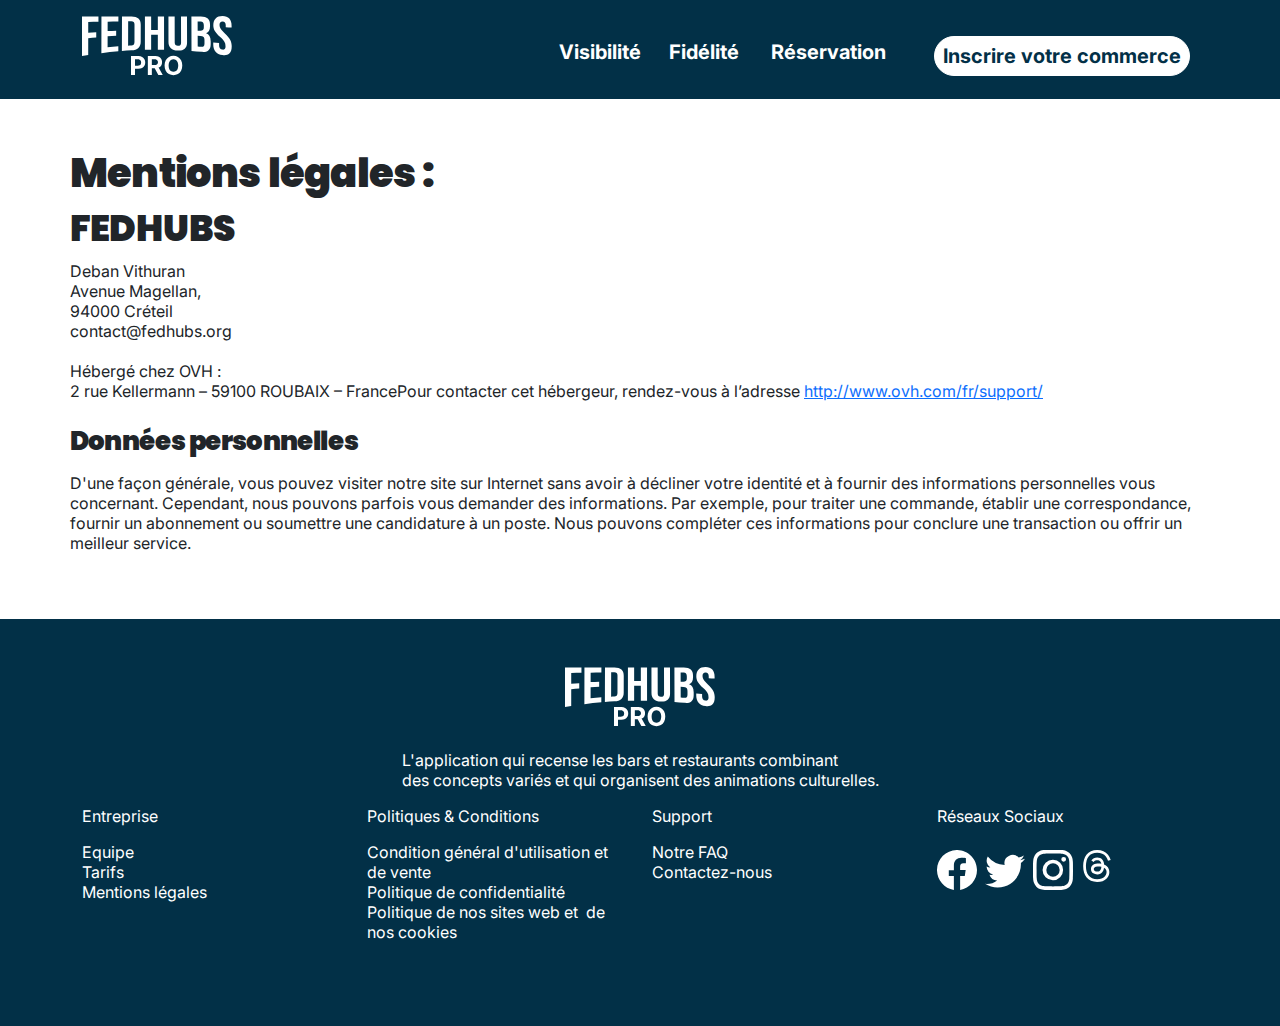
<file: mentions_legales.html>
<!DOCTYPE html>
<html data-bs-theme="light" lang="en">

<head>
    <meta charset="utf-8">
    <meta name="viewport" content="width=device-width, initial-scale=1.0, shrink-to-fit=no">
    <title>fedhubs_pro_v1 (copy)</title>
    <meta name="theme-color" content="#f9ac8e">
    <link rel="icon" type="image/svg+xml" sizes="491x132" href="assets/img/index/logo.svg">
    <link rel="icon" type="image/png" sizes="512x512" href="assets/img/image%201.png">
    <link rel="stylesheet" href="assets/bootstrap/css/bootstrap.min.css">
    <link rel="manifest" href="manifest.json" crossorigin="use-credentials">
    <link rel="stylesheet" href="https://fonts.googleapis.com/css?family=Inter&amp;display=swap">
    <link rel="stylesheet" href="https://fonts.googleapis.com/css?family=Poppins&amp;display=swap">
    <link rel="stylesheet" href="assets/css/bs-theme-overrides.css">
    <link rel="stylesheet" href="assets/css/styles.css">
    <link rel="stylesheet" href="assets/css/toogle_switch.css">
</head>

<body>
    <nav class="navbar navbar-expand-md bg-primary py-3" style="--bs-primary: #023047;--bs-primary-rgb: 2,48,71;background: #023047;">
        <div class="container"><a href="index.html"><img class="d-flex justify-content-center" src="assets/img/brand/logo_pro.svg" alt="logo_fedhubs_pro" width="150px" height="67px"></a><button data-bs-toggle="collapse" data-bs-target="#navcol" class="navbar-toggler"><span class="navbar-toggler-icon"><svg xmlns="http://www.w3.org/2000/svg" width="1em" height="1em" fill="currentColor" viewBox="0 0 16 16" class="bi bi-list fs-1 text-light" aria-label="menu">
                        <path fill-rule="evenodd" d="M2.5 12a.5.5 0 0 1 .5-.5h10a.5.5 0 0 1 0 1H3a.5.5 0 0 1-.5-.5m0-4a.5.5 0 0 1 .5-.5h10a.5.5 0 0 1 0 1H3a.5.5 0 0 1-.5-.5m0-4a.5.5 0 0 1 .5-.5h10a.5.5 0 0 1 0 1H3a.5.5 0 0 1-.5-.5"></path>
                    </svg></span></button>
            <div class="collapse navbar-collapse" id="navcol" style="font-size: 20px;">
                <ul class="navbar-nav ms-auto align-items-md-center mb-2 mb-lg-0">
                    <li class="nav-item mx-2" style="color: var(--bs-light);"><a class="nav-link d-flex justify-content-center" href="visibility.html" style="color: var(--bs-light);padding-top: 13px;padding-right: 12px;">Visibilité</a></li>
                    <li class="nav-item" style="color: var(--bs-light);margin-top: 5px;"><a class="nav-link d-flex justify-content-center me-3" href="loyalty.html" style="color: var(--bs-light);">Fidélité</a></li>
                    <li class="nav-item mx-2" style="color: var(--bs-light);margin-top: 5px;"><a class="nav-link d-flex justify-content-center me-3" href="reservation.html" style="color: var(--bs-light);padding-left: 0px;">Réservation</a></li>
                    <li class="nav-item d-flex justify-content-center mx-2" style="color: var(--bs-light);margin-top: 10px;"><button class="btn btn-light btn-sm ms-md-2" role="button" type="button" style="border-radius: 100px;font-weight: bold;color: var(--bs-primary);font-size: 20px;margin-top: 2px;">Inscrire votre commerce</button></li>
                </ul>
            </div>
        </div>
    </nav>
    <section>
        <div style="padding-left: 70px;padding-right: 70px;">
            <div>
                <h1 class="text-break text-start" style="text-align: center;max-width: 1200px;"><strong><span style="color: rgb(33, 37, 41);">Mentions légales :</span></strong></h1>
            </div>
            <div>
                <h1 style="font-size: 36px;"><strong><span style="color: rgb(33, 37, 41);">FEDHUBS</span></strong></h1>
                <p style="color: var(--bs-primary-text-emphasis);"><span style="color: rgb(33, 37, 41);">Deban Vithuran&nbsp;&nbsp;</span><br><span style="color: rgb(33, 37, 41);">Avenue Magellan,</span><br><span style="color: rgb(33, 37, 41);">94000 Créteil</span><br><span style="color: rgb(33, 37, 41);">contact@fedhubs.org</span><br><br><span style="color: rgb(33, 37, 41);">Hébergé chez OVH :</span><br><span style="color: rgb(33, 37, 41);">2 rue Kellermann – 59100 ROUBAIX – FrancePour contacter cet hébergeur, rendez-vous à l’adresse&nbsp;</span><a href="http://www.ovh.com/fr/support/" target="_blank"><span style="color: var(--bs-blue);">http://www.ovh.com/fr/support/</span></a></p>
            </div>
            <h1 style="font-size: 26px;"><strong><span style="color: rgb(33, 37, 41);">Données personnelles</span></strong></h1>
            <p style="color: var(--bs-primary-text-emphasis);"><span style="color: rgb(33, 37, 41);">D'une façon générale, vous pouvez visiter notre site sur Internet sans&nbsp;avoir à décliner votre identité et à fournir des informations&nbsp;personnelles vous concernant. Cependant, nous pouvons parfois vous&nbsp;demander des informations. Par exemple, pour traiter une commande,&nbsp;établir une correspondance, fournir un abonnement ou soumettre une&nbsp;candidature à un poste. Nous pouvons compléter ces informations pour&nbsp;conclure une transaction ou offrir un meilleur service.</span></p>
        </div>
    </section>
    <footer class="bg-primary" style="background: #023047;">
        <div class="container py-4 py-lg-5">
            <div class="row">
                <div class="col d-xxl-flex justify-content-xxl-center"><a class="navbar-brand d-flex justify-content-start align-items-center justify-content-sm-start justify-content-md-center justify-content-lg-center mb-3" href="#"><span class="d-flex justify-content-center"><img class="d-flex align-items-start" src="assets/img/brand/logo_pro.svg" alt="logo_fedhubs_pro" width="150px" height="67px"></span></a></div>
            </div>
            <div class="row">
                <div class="col d-lg-flex justify-content-center">
                    <p class="text-light d-xxl-flex justify-content-xxl-center align-items-xxl-center">L'application qui recense les bars et restaurants combinant <br>des concepts variés et qui organisent des animations culturelles.</p>
                </div>
            </div>
            <div class="row text-light justify-content-center">
                <div class="col-sm-4 col-md-3 text-lg-start text-light d-flex flex-column item">
                    <p class="text-light">Entreprise</p>
                    <ul class="list-unstyled text-light">
                        <li class="text-light"><a class="link-light no-underline" href="team.html">Equipe</a></li>
                        <li class="text-light"><a class="link-light no-underline" href="pricing.html">Tarifs</a></li>
                        <li class="text-light"><a class="link-light no-underline" href="mentions_legales.html">Mentions légales</a></li>
                    </ul>
                </div>
                <div class="col-sm-4 col-md-3 text-lg-start text-light d-flex flex-column item">
                    <p class="text-light">Politiques &amp; Conditions</p>
                    <ul class="list-unstyled text-light">
                        <li class="text-light"><a class="link-light no-underline" href="cgu.html">Condition général d'utilisation et de vente</a></li>
                        <li class="text-light"><a class="link-light no-underline" href="confidential1.html">Politique de confidentialité</a></li>
                        <li class="text-light"><a class="link-light no-underline" href="political-cookies1.html">Politique de nos sites web et&nbsp; de nos cookies<br><br></a></li>
                    </ul>
                </div>
                <div class="col-sm-4 col-md-3 text-lg-start text-light d-flex flex-column item">
                    <p class="text-light">Support</p>
                    <ul class="list-unstyled text-light">
                        <li class="text-light"><a class="link-light no-underline" href="faq.html">Notre FAQ</a></li>
                        <li class="text-light"><a class="link-light no-underline" href="#">Contactez-nous</a></li>
                    </ul>
                </div>
                <div class="col-lg-3 text-lg-start text-light d-flex flex-column order-last align-items-lg-start order-lg-last item social">
                    <div class="text-light d-flex align-items-center justify-content-md-center mb-2">
                        <p class="text-light">Réseaux Sociaux</p>
                    </div>
                    <ul class="list-inline text-light d-md-flex justify-content-md-center mb-0" style="max-width: auto;">
                        <li class="list-inline-item list-inline-item"><svg class="bi bi-facebook fs-1" xmlns="http://www.w3.org/2000/svg" width="1em" height="1em" fill="currentColor" viewbox="0 0 16 16"><path d="M16 8.049c0-4.446-3.582-8.05-8-8.05C3.58 0-.002 3.603-.002 8.05c0 4.017 2.926 7.347 6.75 7.951v-5.625h-2.03V8.05H6.75V6.275c0-2.017 1.195-3.131 3.022-3.131.876 0 1.791.157 1.791.157v1.98h-1.009c-.993 0-1.303.621-1.303 1.258v1.51h2.218l-.354 2.326H9.25V16c3.824-.604 6.75-3.934 6.75-7.951"></path></svg></li>
                        <li class="list-inline-item list-inline-item"><svg class="bi bi-linkedin fs-1" xmlns="http://www.w3.org/2000/svg" width="1em" height="1em" fill="currentColor" viewbox="0 0 16 16"><path d="M5.026 15c6.038 0 9.341-5.003 9.341-9.334 0-.14 0-.282-.006-.422A6.685 6.685 0 0 0 16 3.542a6.658 6.658 0 0 1-1.889.518 3.301 3.301 0 0 0 1.447-1.817 6.533 6.533 0 0 1-2.087.793A3.286 3.286 0 0 0 7.875 6.03a9.325 9.325 0 0 1-6.767-3.429 3.289 3.289 0 0 0 1.018 4.382A3.323 3.323 0 0 1 .64 6.575v.045a3.288 3.288 0 0 0 2.632 3.218 3.203 3.203 0 0 1-.865.115 3.23 3.23 0 0 1-.614-.057 3.283 3.283 0 0 0 3.067 2.277A6.588 6.588 0 0 1 .78 13.58a6.32 6.32 0 0 1-.78-.045A9.344 9.344 0 0 0 5.026 15"></path></svg></li>
                        <li class="list-inline-item list-inline-item"><svg class="bi bi-instagram fs-1" xmlns="http://www.w3.org/2000/svg" width="1em" height="1em" fill="currentColor" viewbox="0 0 16 16"><path d="M8 0C5.829 0 5.556.01 4.703.048 3.85.088 3.269.222 2.76.42a3.917 3.917 0 0 0-1.417.923A3.927 3.927 0 0 0 .42 2.76C.222 3.268.087 3.85.048 4.7.01 5.555 0 5.827 0 8.001c0 2.172.01 2.444.048 3.297.04.852.174 1.433.372 1.942.205.526.478.972.923 1.417.444.445.89.719 1.416.923.51.198 1.09.333 1.942.372C5.555 15.99 5.827 16 8 16s2.444-.01 3.298-.048c.851-.04 1.434-.174 1.943-.372a3.916 3.916 0 0 0 1.416-.923c.445-.445.718-.891.923-1.417.197-.509.332-1.09.372-1.942C15.99 10.445 16 10.173 16 8s-.01-2.445-.048-3.299c-.04-.851-.175-1.433-.372-1.941a3.926 3.926 0 0 0-.923-1.417A3.911 3.911 0 0 0 13.24.42c-.51-.198-1.092-.333-1.943-.372C10.443.01 10.172 0 7.998 0h.003zm-.717 1.442h.718c2.136 0 2.389.007 3.232.046.78.035 1.204.166 1.486.275.373.145.64.319.92.599.28.28.453.546.598.92.11.281.24.705.275 1.485.039.843.047 1.096.047 3.231s-.008 2.389-.047 3.232c-.035.78-.166 1.203-.275 1.485a2.47 2.47 0 0 1-.599.919c-.28.28-.546.453-.92.598-.28.11-.704.24-1.485.276-.843.038-1.096.047-3.232.047s-2.39-.009-3.233-.047c-.78-.036-1.203-.166-1.485-.276a2.478 2.478 0 0 1-.92-.598 2.48 2.48 0 0 1-.6-.92c-.109-.281-.24-.705-.275-1.485-.038-.843-.046-1.096-.046-3.233 0-2.136.008-2.388.046-3.231.036-.78.166-1.204.276-1.486.145-.373.319-.64.599-.92.28-.28.546-.453.92-.598.282-.11.705-.24 1.485-.276.738-.034 1.024-.044 2.515-.045v.002zm4.988 1.328a.96.96 0 1 0 0 1.92.96.96 0 0 0 0-1.92zm-4.27 1.122a4.109 4.109 0 1 0 0 8.217 4.109 4.109 0 0 0 0-8.217zm0 1.441a2.667 2.667 0 1 1 0 5.334 2.667 2.667 0 0 1 0-5.334"></path></svg></li>
                        <li class="list-inline-item list-inline-item"><svg aria-label="Threads" class="x1ypdohk x13dflua x11xpdln xk4oym4 xus2keu" fill="var(--bs-light)" height="2em" role="img" viewBox="0 0 192 192" width="100%" xmlns="http://www.w3.org/2000/svg"><path d="M141.537 88.9883C140.71 88.5919 139.87 88.2104 139.019 87.8451C137.537 60.5382 122.616 44.905 97.5619 44.745C97.4484 44.7443 97.3355 44.7443 97.222 44.7443C82.2364 44.7443 69.7731 51.1409 62.102 62.7807L75.881 72.2328C81.6116 63.5383 90.6052 61.6848 97.2286 61.6848C97.3051 61.6848 97.3819 61.6848 97.4576 61.6855C105.707 61.7381 111.932 64.1366 115.961 68.814C118.893 72.2193 120.854 76.925 121.825 82.8638C114.511 81.6207 106.601 81.2385 98.145 81.7233C74.3247 83.0954 59.0111 96.9879 60.0396 116.292C60.5615 126.084 65.4397 134.508 73.775 140.011C80.8224 144.663 89.899 146.938 99.3323 146.423C111.79 145.74 121.563 140.987 128.381 132.296C133.559 125.696 136.834 117.143 138.28 106.366C144.217 109.949 148.617 114.664 151.047 120.332C155.179 129.967 155.42 145.8 142.501 158.708C131.182 170.016 117.576 174.908 97.0135 175.059C74.2042 174.89 56.9538 167.575 45.7381 153.317C35.2355 139.966 29.8077 120.682 29.6052 96C29.8077 71.3178 35.2355 52.0336 45.7381 38.6827C56.9538 24.4249 74.2039 17.11 97.0132 16.9405C119.988 17.1113 137.539 24.4614 149.184 38.788C154.894 45.8136 159.199 54.6488 162.037 64.9503L178.184 60.6422C174.744 47.9622 169.331 37.0357 161.965 27.974C147.036 9.60668 125.202 0.195148 97.0695 0H96.9569C68.8816 0.19447 47.2921 9.6418 32.7883 28.0793C19.8819 44.4864 13.2244 67.3157 13.0007 95.9325L13 96L13.0007 96.0675C13.2244 124.684 19.8819 147.514 32.7883 163.921C47.2921 182.358 68.8816 191.806 96.9569 192H97.0695C122.03 191.827 139.624 185.292 154.118 170.811C173.081 151.866 172.51 128.119 166.26 113.541C161.776 103.087 153.227 94.5962 141.537 88.9883ZM98.4405 129.507C88.0005 130.095 77.1544 125.409 76.6196 115.372C76.2232 107.93 81.9158 99.626 99.0812 98.6368C101.047 98.5234 102.976 98.468 104.871 98.468C111.106 98.468 116.939 99.0737 122.242 100.233C120.264 124.935 108.662 128.946 98.4405 129.507Z"></path></svg></li>
                    </ul>
                </div>
            </div>
        </div>
    </footer>
    <script src="assets/bootstrap/js/bootstrap.min.js"></script>
</body>

</html>
</file>
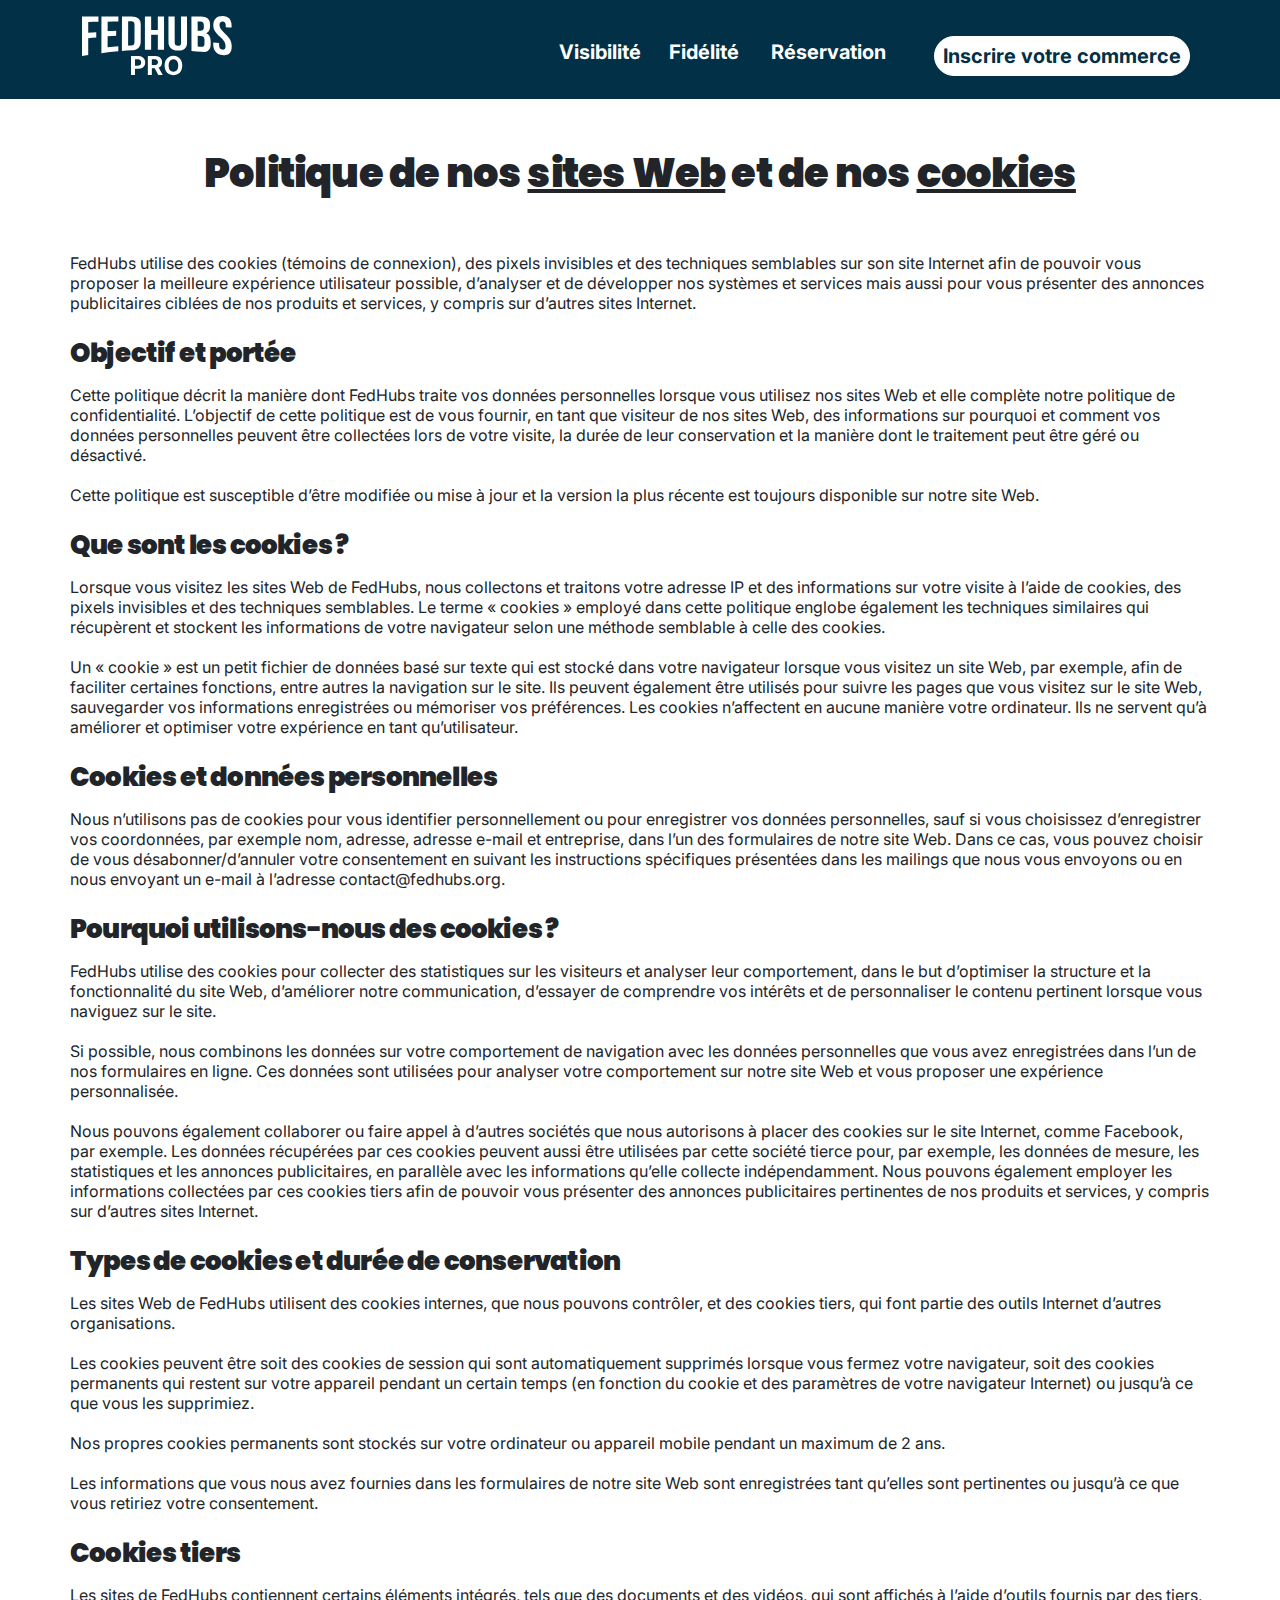
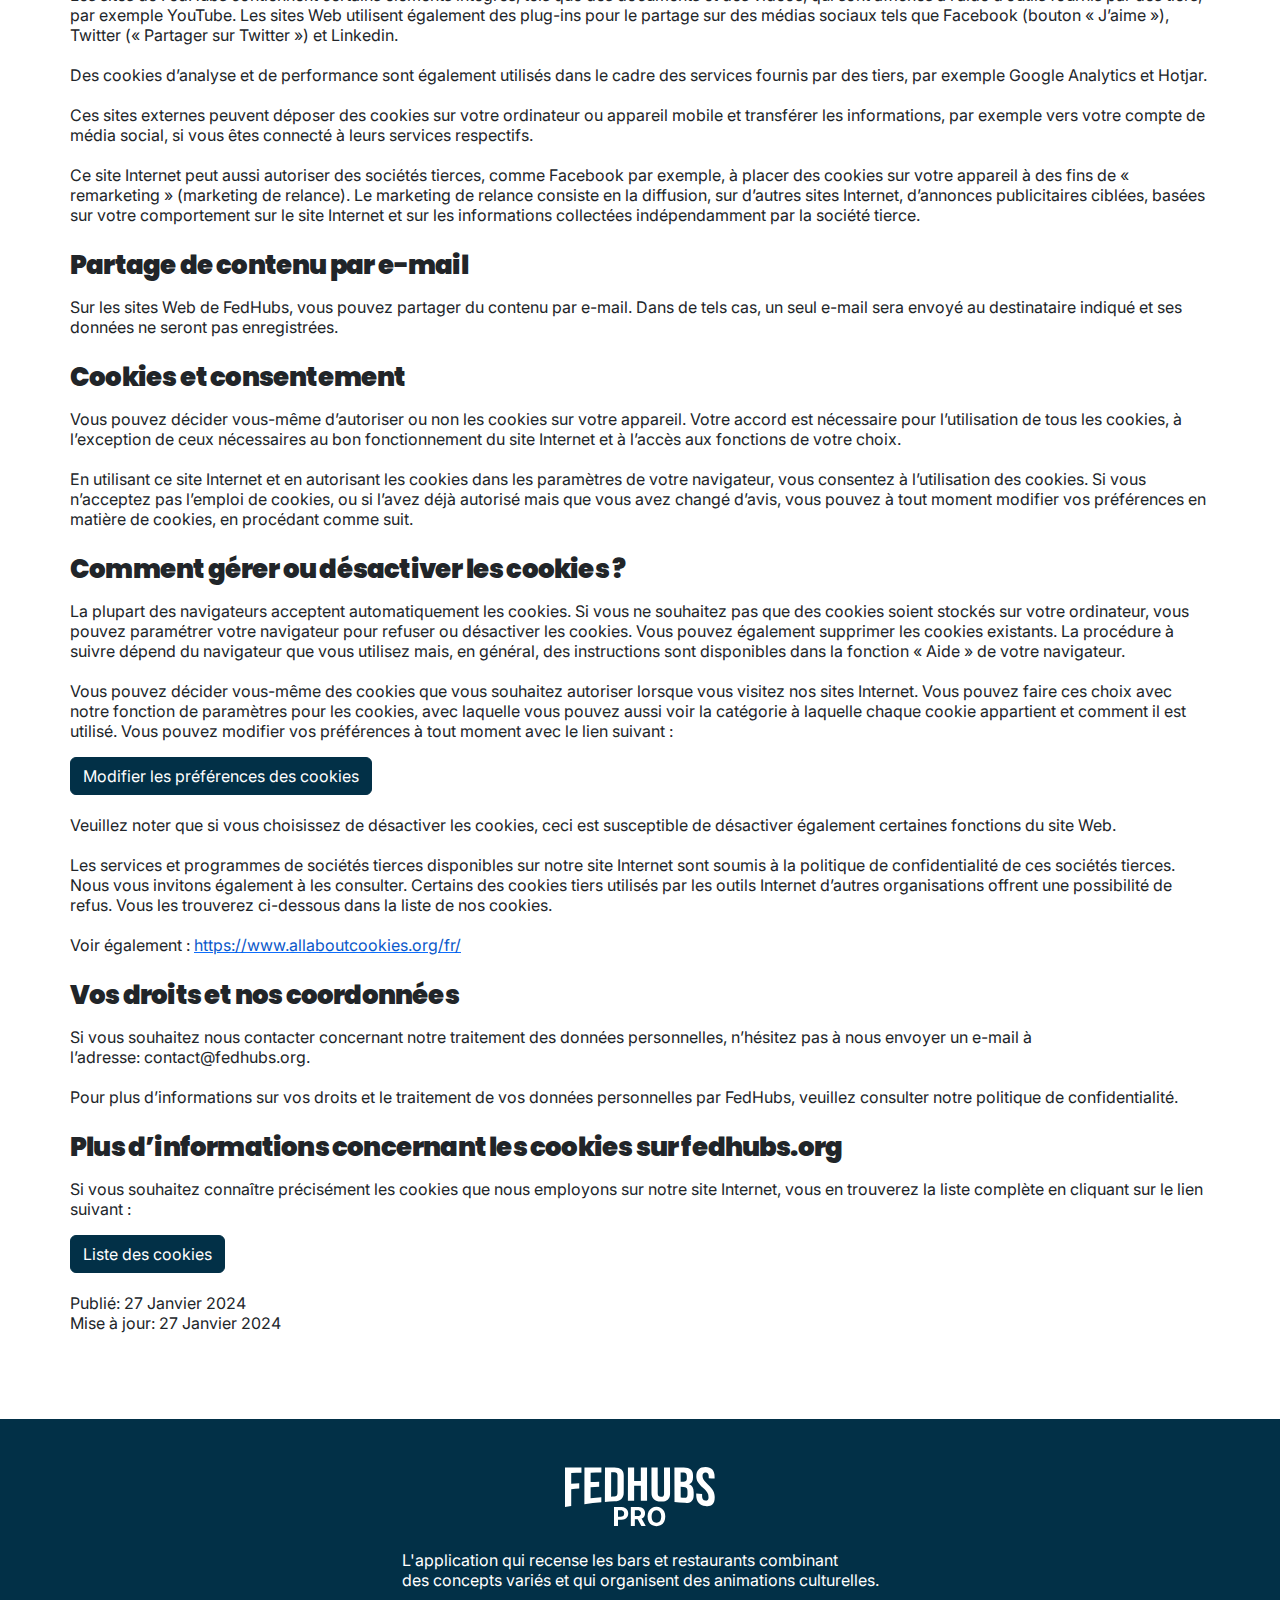
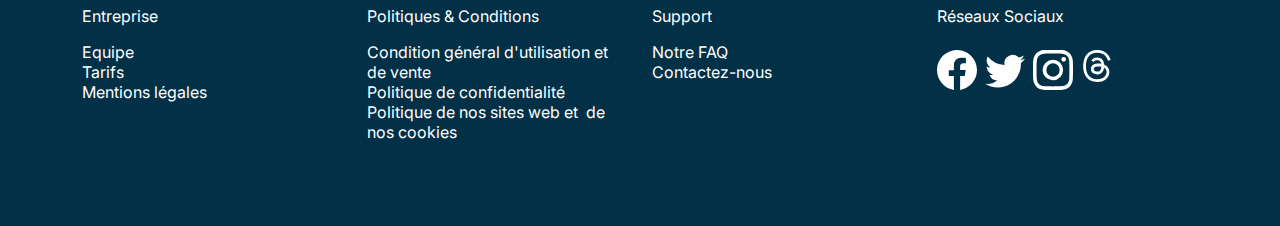
<file: political-cookies.html>
<!DOCTYPE html>
<html data-bs-theme="light" lang="en">

<head>
    <meta charset="utf-8">
    <meta name="viewport" content="width=device-width, initial-scale=1.0, shrink-to-fit=no">
    <title>fedhubs_pro_v1 (copy)</title>
    <meta name="theme-color" content="#f9ac8e">
    <link rel="icon" type="image/svg+xml" sizes="491x132" href="assets/img/index/logo.svg">
    <link rel="icon" type="image/png" sizes="512x512" href="assets/img/image%201.png">
    <link rel="stylesheet" href="assets/bootstrap/css/bootstrap.min.css">
    <link rel="manifest" href="manifest.json" crossorigin="use-credentials">
    <link rel="stylesheet" href="https://fonts.googleapis.com/css?family=Inter&amp;display=swap">
    <link rel="stylesheet" href="https://fonts.googleapis.com/css?family=Poppins&amp;display=swap">
    <link rel="stylesheet" href="assets/css/bs-theme-overrides.css">
    <link rel="stylesheet" href="assets/css/styles.css">
    <link rel="stylesheet" href="assets/css/toogle_switch.css">
</head>

<body>
    <nav class="navbar navbar-expand-md bg-primary py-3" style="--bs-primary: #023047;--bs-primary-rgb: 2,48,71;background: #023047;">
        <div class="container"><a href="index.html"><img class="d-flex justify-content-center" src="assets/img/brand/logo_pro.svg" alt="logo_fedhubs_pro" width="150px" height="67px"></a><button data-bs-toggle="collapse" data-bs-target="#navcol" class="navbar-toggler"><span class="navbar-toggler-icon"><svg xmlns="http://www.w3.org/2000/svg" width="1em" height="1em" fill="currentColor" viewBox="0 0 16 16" class="bi bi-list fs-1 text-light" aria-label="menu">
                        <path fill-rule="evenodd" d="M2.5 12a.5.5 0 0 1 .5-.5h10a.5.5 0 0 1 0 1H3a.5.5 0 0 1-.5-.5m0-4a.5.5 0 0 1 .5-.5h10a.5.5 0 0 1 0 1H3a.5.5 0 0 1-.5-.5m0-4a.5.5 0 0 1 .5-.5h10a.5.5 0 0 1 0 1H3a.5.5 0 0 1-.5-.5"></path>
                    </svg></span></button>
            <div class="collapse navbar-collapse" id="navcol" style="font-size: 20px;">
                <ul class="navbar-nav ms-auto align-items-md-center mb-2 mb-lg-0">
                    <li class="nav-item mx-2" style="color: var(--bs-light);"><a class="nav-link d-flex justify-content-center" href="visibility.html" style="color: var(--bs-light);padding-top: 13px;padding-right: 12px;">Visibilité</a></li>
                    <li class="nav-item" style="color: var(--bs-light);margin-top: 5px;"><a class="nav-link d-flex justify-content-center me-3" href="loyalty.html" style="color: var(--bs-light);">Fidélité</a></li>
                    <li class="nav-item mx-2" style="color: var(--bs-light);margin-top: 5px;"><a class="nav-link d-flex justify-content-center me-3" href="reservation.html" style="color: var(--bs-light);padding-left: 0px;">Réservation</a></li>
                    <li class="nav-item d-flex justify-content-center mx-2" style="color: var(--bs-light);margin-top: 10px;"><button class="btn btn-light btn-sm ms-md-2" role="button" type="button" style="border-radius: 100px;font-weight: bold;color: var(--bs-primary);font-size: 20px;margin-top: 2px;">Inscrire votre commerce</button></li>
                </ul>
            </div>
        </div>
    </nav>
    <section style="padding-right: 70px;padding-left: 70px;">
        <h1 style="text-align: center;padding-right: 70px;padding-left: 70px;"><strong><span style="color: rgb(33, 37, 41);">Politique de nos&nbsp;</span><span style="text-decoration: underline; color: rgb(33, 37, 41);">sites Web</span><span style="color: rgb(33, 37, 41);">&nbsp;et de nos&nbsp;</span><span style="text-decoration: underline; color: rgb(33, 37, 41);">cookies</span></strong><br><br></h1>
        <p><span style="color: rgb(33, 37, 41);">FedHubs utilise des cookies (témoins de connexion), des pixels invisibles et des techniques semblables sur son site Internet afin de&nbsp;pouvoir vous proposer la meilleure expérience utilisateur possible,&nbsp;d’analyser et de développer nos systèmes et services mais aussi pour&nbsp;vous présenter des annonces publicitaires ciblées de nos produits et&nbsp;services, y compris sur d’autres sites Internet.</span></p>
        <h1 style="font-size: 26px;"><strong><span style="color: rgb(33, 37, 41);">Objectif et portée</span></strong></h1>
        <p><span style="color: rgb(33, 37, 41);">Cette politique décrit la manière dont FedHubs traite vos données&nbsp;personnelles lorsque vous utilisez nos sites Web et elle complète notre&nbsp;politique de confidentialité. L’objectif de cette politique est de vous&nbsp;fournir, en tant que visiteur de nos sites Web, des informations sur&nbsp;pourquoi et comment vos données personnelles peuvent être collectées&nbsp;lors de votre visite, la durée de leur conservation et la manière dont le traitement peut être géré ou désactivé.</span><br><br><span style="color: rgb(33, 37, 41);">Cette politique est susceptible d’être modifiée ou mise à jour et la&nbsp;version la plus récente est toujours disponible sur notre site Web.&nbsp;</span></p>
        <h1 style="font-size: 26px;"><strong><span style="color: rgb(33, 37, 41);">Que sont les cookies ?</span></strong></h1>
        <p><span style="color: rgb(33, 37, 41);">Lorsque vous visitez les sites Web de FedHubs, nous collectons et&nbsp;traitons votre adresse IP et des informations sur votre visite à l’aide&nbsp;de cookies, des pixels invisibles et des techniques semblables. Le terme&nbsp;« cookies » employé dans cette politique englobe également les&nbsp;techniques similaires qui récupèrent et stockent les informations de&nbsp;votre navigateur selon une méthode semblable à celle des cookies.</span><br><br><span style="color: rgb(33, 37, 41);">Un « cookie » est un petit fichier de données basé sur texte qui est&nbsp;stocké dans votre navigateur lorsque vous visitez un site Web, par&nbsp;exemple, afin de faciliter certaines fonctions, entre autres la&nbsp;navigation sur le site. Ils peuvent également être utilisés pour suivre&nbsp;les pages que vous visitez sur le site Web, sauvegarder vos informations&nbsp;enregistrées ou mémoriser vos préférences. Les cookies n’affectent en&nbsp;aucune manière votre ordinateur. Ils ne servent qu’à améliorer et&nbsp;optimiser votre expérience en tant qu’utilisateur.</span></p>
        <h1 style="font-size: 26px;"><strong><span style="color: rgb(33, 37, 41);">Cookies et données personnelles</span></strong></h1>
        <p><span style="color: rgb(33, 37, 41);">Nous n’utilisons pas de cookies pour vous identifier personnellement ou&nbsp;pour enregistrer vos données personnelles, sauf si vous choisissez&nbsp;d’enregistrer vos coordonnées, par exemple nom, adresse, adresse e-mail&nbsp;et entreprise, dans l’un des formulaires de notre site Web. Dans ce cas,&nbsp;vous pouvez choisir de vous désabonner/d’annuler votre consentement en&nbsp;suivant les instructions spécifiques présentées dans les mailings que&nbsp;nous vous envoyons ou en nous envoyant un e-mail à l’adresse&nbsp;contact@fedhubs.org.</span></p>
        <h1 style="font-size: 26px;"><strong><span style="color: rgb(33, 37, 41);">Pourquoi utilisons-nous des cookies ?</span></strong></h1>
        <p><span style="color: rgb(33, 37, 41);">FedHubs utilise des cookies pour collecter des statistiques sur les&nbsp;visiteurs et analyser leur comportement, dans le but d’optimiser la&nbsp;structure et la fonctionnalité du site Web, d’améliorer notre&nbsp;communication, d’essayer de comprendre vos intérêts et de personnaliser&nbsp;le contenu pertinent lorsque vous naviguez sur le site.</span><br><br><span style="color: rgb(33, 37, 41);">Si possible, nous combinons les données sur votre comportement de&nbsp;navigation avec les données personnelles que vous avez enregistrées dans&nbsp;l’un de nos formulaires en ligne. Ces données sont utilisées pour&nbsp;analyser votre comportement sur notre site Web et vous proposer une&nbsp;expérience personnalisée.</span><br><br><span style="color: rgb(33, 37, 41);">Nous pouvons également collaborer ou faire appel à d’autres sociétés que&nbsp;nous autorisons à placer des cookies sur le site Internet, comme&nbsp;Facebook, par exemple. Les données récupérées par ces cookies peuvent&nbsp;aussi être utilisées par cette société tierce pour, par exemple, les&nbsp;données de mesure, les statistiques et les annonces publicitaires, en&nbsp;parallèle avec les informations qu’elle collecte indépendamment. Nous&nbsp;pouvons également employer les informations collectées par ces cookies&nbsp;tiers afin de pouvoir vous présenter des annonces publicitaires&nbsp;pertinentes de nos produits et services, y compris sur d’autres sites&nbsp;Internet.</span></p>
        <h1 style="font-size: 26px;"><strong><span style="color: rgb(33, 37, 41);">Types de cookies et durée de conservation</span></strong></h1>
        <p><span style="color: rgb(33, 37, 41);">Les sites Web de FedHubs utilisent des cookies internes, que nous&nbsp;pouvons contrôler, et des cookies tiers, qui font partie des outils&nbsp;Internet d’autres organisations.</span><br><br><span style="color: rgb(33, 37, 41);">Les cookies peuvent être soit des cookies de session qui sont&nbsp;automatiquement supprimés lorsque vous fermez votre navigateur, soit des&nbsp;cookies permanents qui restent sur votre appareil pendant un certain&nbsp;temps (en fonction du cookie et des paramètres de votre navigateur&nbsp;Internet) ou jusqu’à ce que vous les supprimiez.</span><br><br><span style="color: rgb(33, 37, 41);">Nos propres cookies permanents sont stockés sur votre ordinateur ou appareil mobile pendant un maximum de 2 ans.</span><br><br><span style="color: rgb(33, 37, 41);">Les informations que vous nous avez fournies dans les formulaires de&nbsp;notre site Web sont enregistrées tant qu’elles sont pertinentes ou&nbsp;jusqu’à ce que vous retiriez votre consentement.</span></p>
        <h1 style="font-size: 26px;"><strong><span style="color: rgb(33, 37, 41);">Cookies tiers</span></strong></h1>
        <p><span style="color: rgb(33, 37, 41);">Les sites de FedHubs contiennent certains éléments intégrés, tels que&nbsp;des documents et des vidéos, qui sont affichés à l’aide d’outils fournis&nbsp;par des tiers, par exemple YouTube. Les sites Web utilisent également&nbsp;des plug-ins pour le partage sur des médias sociaux tels que Facebook&nbsp;(bouton « J’aime »), Twitter (« Partager sur Twitter ») et Linkedin.</span><br><br><span style="color: rgb(33, 37, 41);">Des cookies d’analyse et de performance sont également utilisés dans le&nbsp;cadre des services fournis par des tiers, par exemple Google Analytics&nbsp;et Hotjar.</span><br><br><span style="color: rgb(33, 37, 41);">Ces sites externes peuvent déposer des cookies sur votre ordinateur ou&nbsp;appareil mobile et transférer les informations, par exemple vers votre&nbsp;compte de média social, si vous êtes connecté à leurs services&nbsp;respectifs.</span><br><br><span style="color: rgb(33, 37, 41);">Ce site Internet peut aussi autoriser des sociétés tierces, comme&nbsp;Facebook par exemple, à placer des cookies sur votre appareil à des fins&nbsp;de « remarketing » (marketing de relance). Le marketing de relance&nbsp;consiste en la diffusion, sur d’autres sites Internet, d’annonces&nbsp;publicitaires ciblées, basées sur votre comportement sur le site&nbsp;Internet et sur les informations collectées indépendamment par la&nbsp;société tierce.</span></p>
        <h1 style="font-size: 26px;"><strong><span style="color: rgb(33, 37, 41);">Partage de contenu par e-mail</span></strong></h1>
        <p><span style="color: rgb(33, 37, 41);">Sur les sites Web de FedHubs, vous pouvez partager du contenu par&nbsp;e-mail. Dans de tels cas, un seul e-mail sera envoyé au destinataire&nbsp;indiqué et ses données ne seront pas enregistrées.</span></p>
        <h1 style="font-size: 26px;"><strong><span style="color: rgb(33, 37, 41);">Cookies et consentement</span></strong></h1>
        <p><span style="color: rgb(33, 37, 41);">Vous pouvez décider vous-même d’autoriser ou non les cookies sur votre&nbsp;appareil. Votre accord est nécessaire pour l’utilisation de tous les&nbsp;cookies, à l’exception de ceux nécessaires au bon fonctionnement du site&nbsp;Internet et à l’accès aux fonctions de votre choix.</span><br><br><span style="color: rgb(33, 37, 41);">En utilisant ce site Internet et en autorisant les cookies dans les&nbsp;paramètres de votre navigateur, vous consentez à l’utilisation des&nbsp;cookies. Si vous n’acceptez pas l’emploi de cookies, ou si l’avez déjà&nbsp;autorisé mais que vous avez changé d’avis, vous pouvez à tout moment&nbsp;modifier vos préférences en matière de cookies, en procédant comme suit.</span></p>
        <h1 style="font-size: 26px;"><strong><span style="color: rgb(33, 37, 41);">Comment gérer ou désactiver les cookies ?</span></strong></h1>
        <p><span style="color: rgb(33, 37, 41);">La plupart des navigateurs acceptent automatiquement les cookies. Si&nbsp;vous ne souhaitez pas que des cookies soient stockés sur votre&nbsp;ordinateur, vous pouvez paramétrer votre navigateur pour refuser ou&nbsp;désactiver les cookies. Vous pouvez également supprimer les cookies&nbsp;existants. La procédure à suivre dépend du navigateur que vous utilisez&nbsp;mais, en général, des instructions sont disponibles dans la fonction « Aide » de votre navigateur.</span><br><br><span style="color: rgb(33, 37, 41);">Vous pouvez décider vous-même des cookies que vous souhaitez autoriser&nbsp;lorsque vous visitez nos sites Internet. Vous pouvez faire ces choix&nbsp;avec notre fonction de paramètres pour les cookies, avec laquelle vous&nbsp;pouvez aussi voir la catégorie à laquelle chaque cookie appartient et&nbsp;comment il est utilisé. Vous pouvez modifier vos préférences à tout&nbsp;moment avec le lien suivant :</span></p><button class="btn btn-primary" type="button">Modifier les préférences des cookies</button>
        <p><br><span style="color: rgb(33, 37, 41);">Veuillez noter que si vous choisissez de désactiver les cookies, ceci&nbsp;est susceptible de désactiver également certaines fonctions du site Web.</span><br><br><span style="color: rgb(33, 37, 41);">Les services et programmes de sociétés tierces disponibles sur notre&nbsp;site Internet sont soumis à la politique de confidentialité de ces&nbsp;sociétés tierces. Nous vous invitons également à les consulter. Certains&nbsp;des cookies tiers utilisés par les outils Internet d’autres&nbsp;organisations offrent une possibilité de refus. Vous les trouverez&nbsp;ci-dessous dans la liste de nos cookies.</span><br><br><span style="color: rgb(33, 37, 41);">Voir également :&nbsp;</span><a href="https://www.allaboutcookies.org/verify" target="_blank"><span style="color: rgb(10, 88, 202);">https://www.allaboutcookies.org/fr/</span></a></p>
        <h1 style="font-size: 26px;"><strong><span style="color: rgb(33, 37, 41);">Vos droits et nos coordonnées</span></strong></h1>
        <p><span style="color: rgb(33, 37, 41);">Si vous souhaitez nous contacter concernant notre traitement des données&nbsp;personnelles, n’hésitez pas à nous envoyer un e-mail à l’adresse:&nbsp;contact@fedhubs.org.</span><br><br><span style="color: rgb(33, 37, 41);">Pour plus d’informations sur vos droits et le traitement de vos données&nbsp;personnelles par FedHubs, veuillez consulter notre politique de&nbsp;confidentialité.</span></p>
        <h1 style="font-size: 26px;"><strong><span style="color: rgb(33, 37, 41);">Plus d’informations concernant les cookies sur fedhubs.org</span></strong></h1>
        <p><span style="color: rgb(33, 37, 41);">Si vous souhaitez connaître précisément les cookies que nous employons&nbsp;sur notre site Internet, vous en trouverez la liste complète en cliquant&nbsp;sur le lien suivant :</span></p><button class="btn btn-primary" type="button">Liste des cookies</button>
        <p><br><span style="color: rgb(33, 37, 41);">Publié: 27 Janvier 2024</span><br><span style="color: rgb(33, 37, 41);">Mise à jour:&nbsp;27 Janvier 2024</span><br><br></p>
    </section>
    <footer class="bg-primary" style="background: #023047;">
        <div class="container py-4 py-lg-5">
            <div class="row">
                <div class="col d-xxl-flex justify-content-xxl-center"><a class="navbar-brand d-flex justify-content-start align-items-center justify-content-sm-start justify-content-md-center justify-content-lg-center mb-3" href="#"><span class="d-flex justify-content-center"><img class="d-flex align-items-start" src="assets/img/brand/logo_pro.svg" alt="logo_fedhubs_pro" width="150px" height="67px"></span></a></div>
            </div>
            <div class="row">
                <div class="col d-lg-flex justify-content-center">
                    <p class="text-light d-xxl-flex justify-content-xxl-center align-items-xxl-center">L'application qui recense les bars et restaurants combinant <br>des concepts variés et qui organisent des animations culturelles.</p>
                </div>
            </div>
            <div class="row text-light justify-content-center">
                <div class="col-sm-4 col-md-3 text-lg-start text-light d-flex flex-column item">
                    <p class="text-light">Entreprise</p>
                    <ul class="list-unstyled text-light">
                        <li class="text-light"><a class="link-light no-underline" href="team.html">Equipe</a></li>
                        <li class="text-light"><a class="link-light no-underline" href="pricing.html">Tarifs</a></li>
                        <li class="text-light"><a class="link-light no-underline" href="mentions_legales.html">Mentions légales</a></li>
                    </ul>
                </div>
                <div class="col-sm-4 col-md-3 text-lg-start text-light d-flex flex-column item">
                    <p class="text-light">Politiques &amp; Conditions</p>
                    <ul class="list-unstyled text-light">
                        <li class="text-light"><a class="link-light no-underline" href="cgu.html">Condition général d'utilisation et de vente</a></li>
                        <li class="text-light"><a class="link-light no-underline" href="confidential1.html">Politique de confidentialité</a></li>
                        <li class="text-light"><a class="link-light no-underline" href="political-cookies1.html">Politique de nos sites web et&nbsp; de nos cookies<br><br></a></li>
                    </ul>
                </div>
                <div class="col-sm-4 col-md-3 text-lg-start text-light d-flex flex-column item">
                    <p class="text-light">Support</p>
                    <ul class="list-unstyled text-light">
                        <li class="text-light"><a class="link-light no-underline" href="faq.html">Notre FAQ</a></li>
                        <li class="text-light"><a class="link-light no-underline" href="#">Contactez-nous</a></li>
                    </ul>
                </div>
                <div class="col-lg-3 text-lg-start text-light d-flex flex-column order-last align-items-lg-start order-lg-last item social">
                    <div class="text-light d-flex align-items-center justify-content-md-center mb-2">
                        <p class="text-light">Réseaux Sociaux</p>
                    </div>
                    <ul class="list-inline text-light d-md-flex justify-content-md-center mb-0" style="max-width: auto;">
                        <li class="list-inline-item list-inline-item"><svg class="bi bi-facebook fs-1" xmlns="http://www.w3.org/2000/svg" width="1em" height="1em" fill="currentColor" viewbox="0 0 16 16"><path d="M16 8.049c0-4.446-3.582-8.05-8-8.05C3.58 0-.002 3.603-.002 8.05c0 4.017 2.926 7.347 6.75 7.951v-5.625h-2.03V8.05H6.75V6.275c0-2.017 1.195-3.131 3.022-3.131.876 0 1.791.157 1.791.157v1.98h-1.009c-.993 0-1.303.621-1.303 1.258v1.51h2.218l-.354 2.326H9.25V16c3.824-.604 6.75-3.934 6.75-7.951"></path></svg></li>
                        <li class="list-inline-item list-inline-item"><svg class="bi bi-linkedin fs-1" xmlns="http://www.w3.org/2000/svg" width="1em" height="1em" fill="currentColor" viewbox="0 0 16 16"><path d="M5.026 15c6.038 0 9.341-5.003 9.341-9.334 0-.14 0-.282-.006-.422A6.685 6.685 0 0 0 16 3.542a6.658 6.658 0 0 1-1.889.518 3.301 3.301 0 0 0 1.447-1.817 6.533 6.533 0 0 1-2.087.793A3.286 3.286 0 0 0 7.875 6.03a9.325 9.325 0 0 1-6.767-3.429 3.289 3.289 0 0 0 1.018 4.382A3.323 3.323 0 0 1 .64 6.575v.045a3.288 3.288 0 0 0 2.632 3.218 3.203 3.203 0 0 1-.865.115 3.23 3.23 0 0 1-.614-.057 3.283 3.283 0 0 0 3.067 2.277A6.588 6.588 0 0 1 .78 13.58a6.32 6.32 0 0 1-.78-.045A9.344 9.344 0 0 0 5.026 15"></path></svg></li>
                        <li class="list-inline-item list-inline-item"><svg class="bi bi-instagram fs-1" xmlns="http://www.w3.org/2000/svg" width="1em" height="1em" fill="currentColor" viewbox="0 0 16 16"><path d="M8 0C5.829 0 5.556.01 4.703.048 3.85.088 3.269.222 2.76.42a3.917 3.917 0 0 0-1.417.923A3.927 3.927 0 0 0 .42 2.76C.222 3.268.087 3.85.048 4.7.01 5.555 0 5.827 0 8.001c0 2.172.01 2.444.048 3.297.04.852.174 1.433.372 1.942.205.526.478.972.923 1.417.444.445.89.719 1.416.923.51.198 1.09.333 1.942.372C5.555 15.99 5.827 16 8 16s2.444-.01 3.298-.048c.851-.04 1.434-.174 1.943-.372a3.916 3.916 0 0 0 1.416-.923c.445-.445.718-.891.923-1.417.197-.509.332-1.09.372-1.942C15.99 10.445 16 10.173 16 8s-.01-2.445-.048-3.299c-.04-.851-.175-1.433-.372-1.941a3.926 3.926 0 0 0-.923-1.417A3.911 3.911 0 0 0 13.24.42c-.51-.198-1.092-.333-1.943-.372C10.443.01 10.172 0 7.998 0h.003zm-.717 1.442h.718c2.136 0 2.389.007 3.232.046.78.035 1.204.166 1.486.275.373.145.64.319.92.599.28.28.453.546.598.92.11.281.24.705.275 1.485.039.843.047 1.096.047 3.231s-.008 2.389-.047 3.232c-.035.78-.166 1.203-.275 1.485a2.47 2.47 0 0 1-.599.919c-.28.28-.546.453-.92.598-.28.11-.704.24-1.485.276-.843.038-1.096.047-3.232.047s-2.39-.009-3.233-.047c-.78-.036-1.203-.166-1.485-.276a2.478 2.478 0 0 1-.92-.598 2.48 2.48 0 0 1-.6-.92c-.109-.281-.24-.705-.275-1.485-.038-.843-.046-1.096-.046-3.233 0-2.136.008-2.388.046-3.231.036-.78.166-1.204.276-1.486.145-.373.319-.64.599-.92.28-.28.546-.453.92-.598.282-.11.705-.24 1.485-.276.738-.034 1.024-.044 2.515-.045v.002zm4.988 1.328a.96.96 0 1 0 0 1.92.96.96 0 0 0 0-1.92zm-4.27 1.122a4.109 4.109 0 1 0 0 8.217 4.109 4.109 0 0 0 0-8.217zm0 1.441a2.667 2.667 0 1 1 0 5.334 2.667 2.667 0 0 1 0-5.334"></path></svg></li>
                        <li class="list-inline-item list-inline-item"><svg aria-label="Threads" class="x1ypdohk x13dflua x11xpdln xk4oym4 xus2keu" fill="var(--bs-light)" height="2em" role="img" viewBox="0 0 192 192" width="100%" xmlns="http://www.w3.org/2000/svg"><path d="M141.537 88.9883C140.71 88.5919 139.87 88.2104 139.019 87.8451C137.537 60.5382 122.616 44.905 97.5619 44.745C97.4484 44.7443 97.3355 44.7443 97.222 44.7443C82.2364 44.7443 69.7731 51.1409 62.102 62.7807L75.881 72.2328C81.6116 63.5383 90.6052 61.6848 97.2286 61.6848C97.3051 61.6848 97.3819 61.6848 97.4576 61.6855C105.707 61.7381 111.932 64.1366 115.961 68.814C118.893 72.2193 120.854 76.925 121.825 82.8638C114.511 81.6207 106.601 81.2385 98.145 81.7233C74.3247 83.0954 59.0111 96.9879 60.0396 116.292C60.5615 126.084 65.4397 134.508 73.775 140.011C80.8224 144.663 89.899 146.938 99.3323 146.423C111.79 145.74 121.563 140.987 128.381 132.296C133.559 125.696 136.834 117.143 138.28 106.366C144.217 109.949 148.617 114.664 151.047 120.332C155.179 129.967 155.42 145.8 142.501 158.708C131.182 170.016 117.576 174.908 97.0135 175.059C74.2042 174.89 56.9538 167.575 45.7381 153.317C35.2355 139.966 29.8077 120.682 29.6052 96C29.8077 71.3178 35.2355 52.0336 45.7381 38.6827C56.9538 24.4249 74.2039 17.11 97.0132 16.9405C119.988 17.1113 137.539 24.4614 149.184 38.788C154.894 45.8136 159.199 54.6488 162.037 64.9503L178.184 60.6422C174.744 47.9622 169.331 37.0357 161.965 27.974C147.036 9.60668 125.202 0.195148 97.0695 0H96.9569C68.8816 0.19447 47.2921 9.6418 32.7883 28.0793C19.8819 44.4864 13.2244 67.3157 13.0007 95.9325L13 96L13.0007 96.0675C13.2244 124.684 19.8819 147.514 32.7883 163.921C47.2921 182.358 68.8816 191.806 96.9569 192H97.0695C122.03 191.827 139.624 185.292 154.118 170.811C173.081 151.866 172.51 128.119 166.26 113.541C161.776 103.087 153.227 94.5962 141.537 88.9883ZM98.4405 129.507C88.0005 130.095 77.1544 125.409 76.6196 115.372C76.2232 107.93 81.9158 99.626 99.0812 98.6368C101.047 98.5234 102.976 98.468 104.871 98.468C111.106 98.468 116.939 99.0737 122.242 100.233C120.264 124.935 108.662 128.946 98.4405 129.507Z"></path></svg></li>
                    </ul>
                </div>
            </div>
        </div>
    </footer>
    <script src="assets/bootstrap/js/bootstrap.min.js"></script>
</body>

</html>
</file>
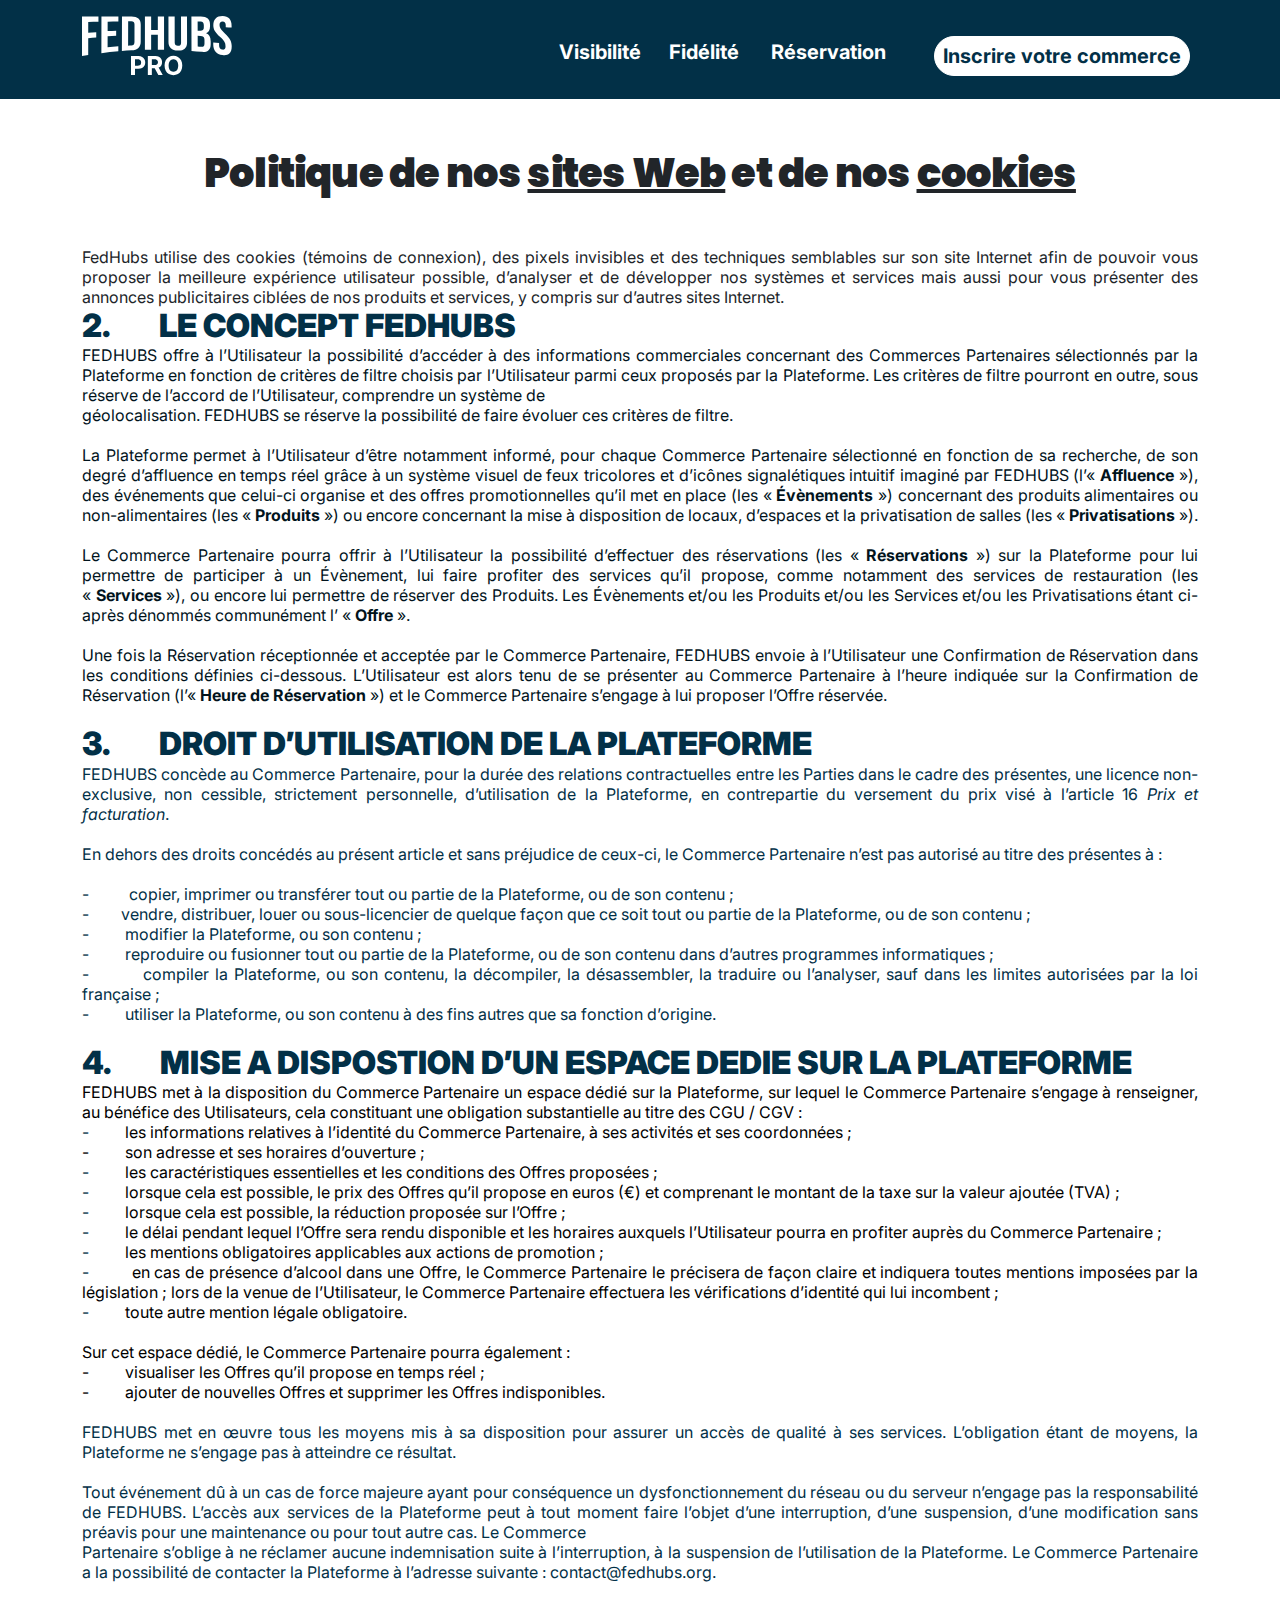
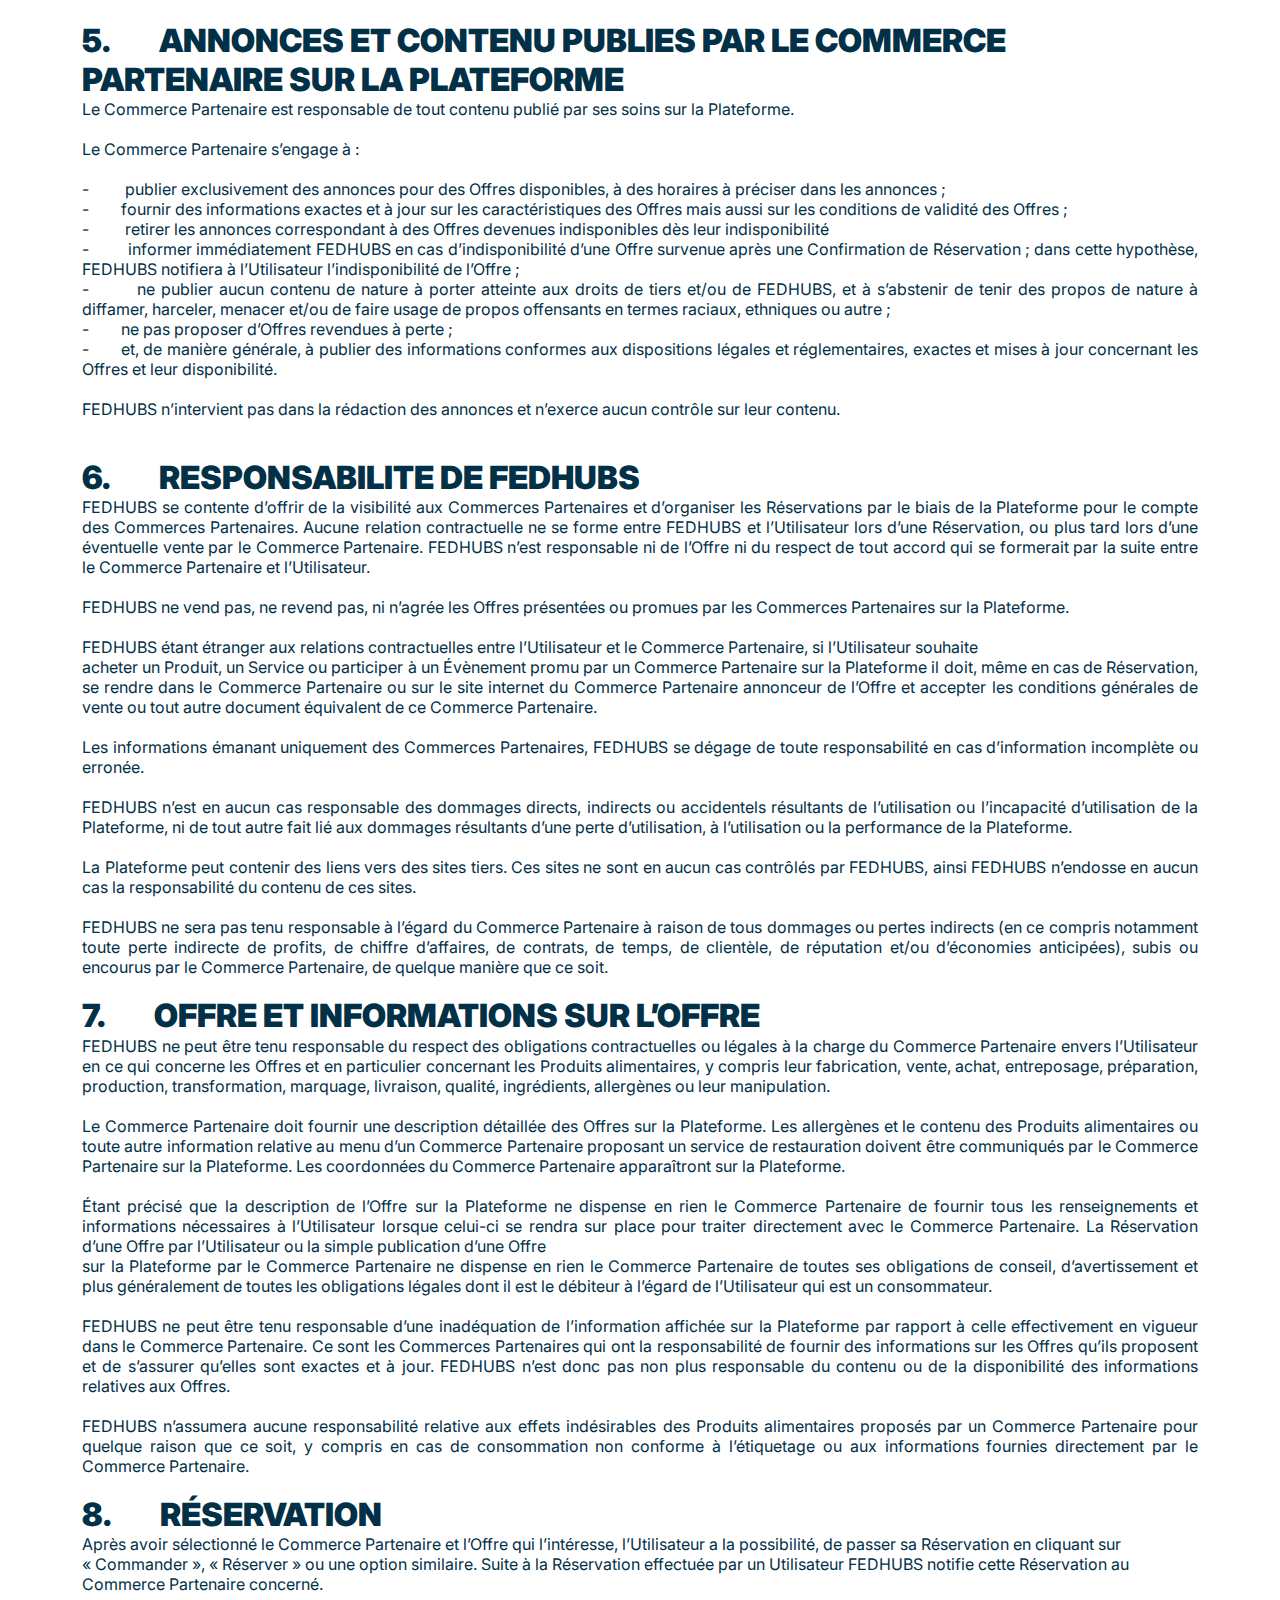
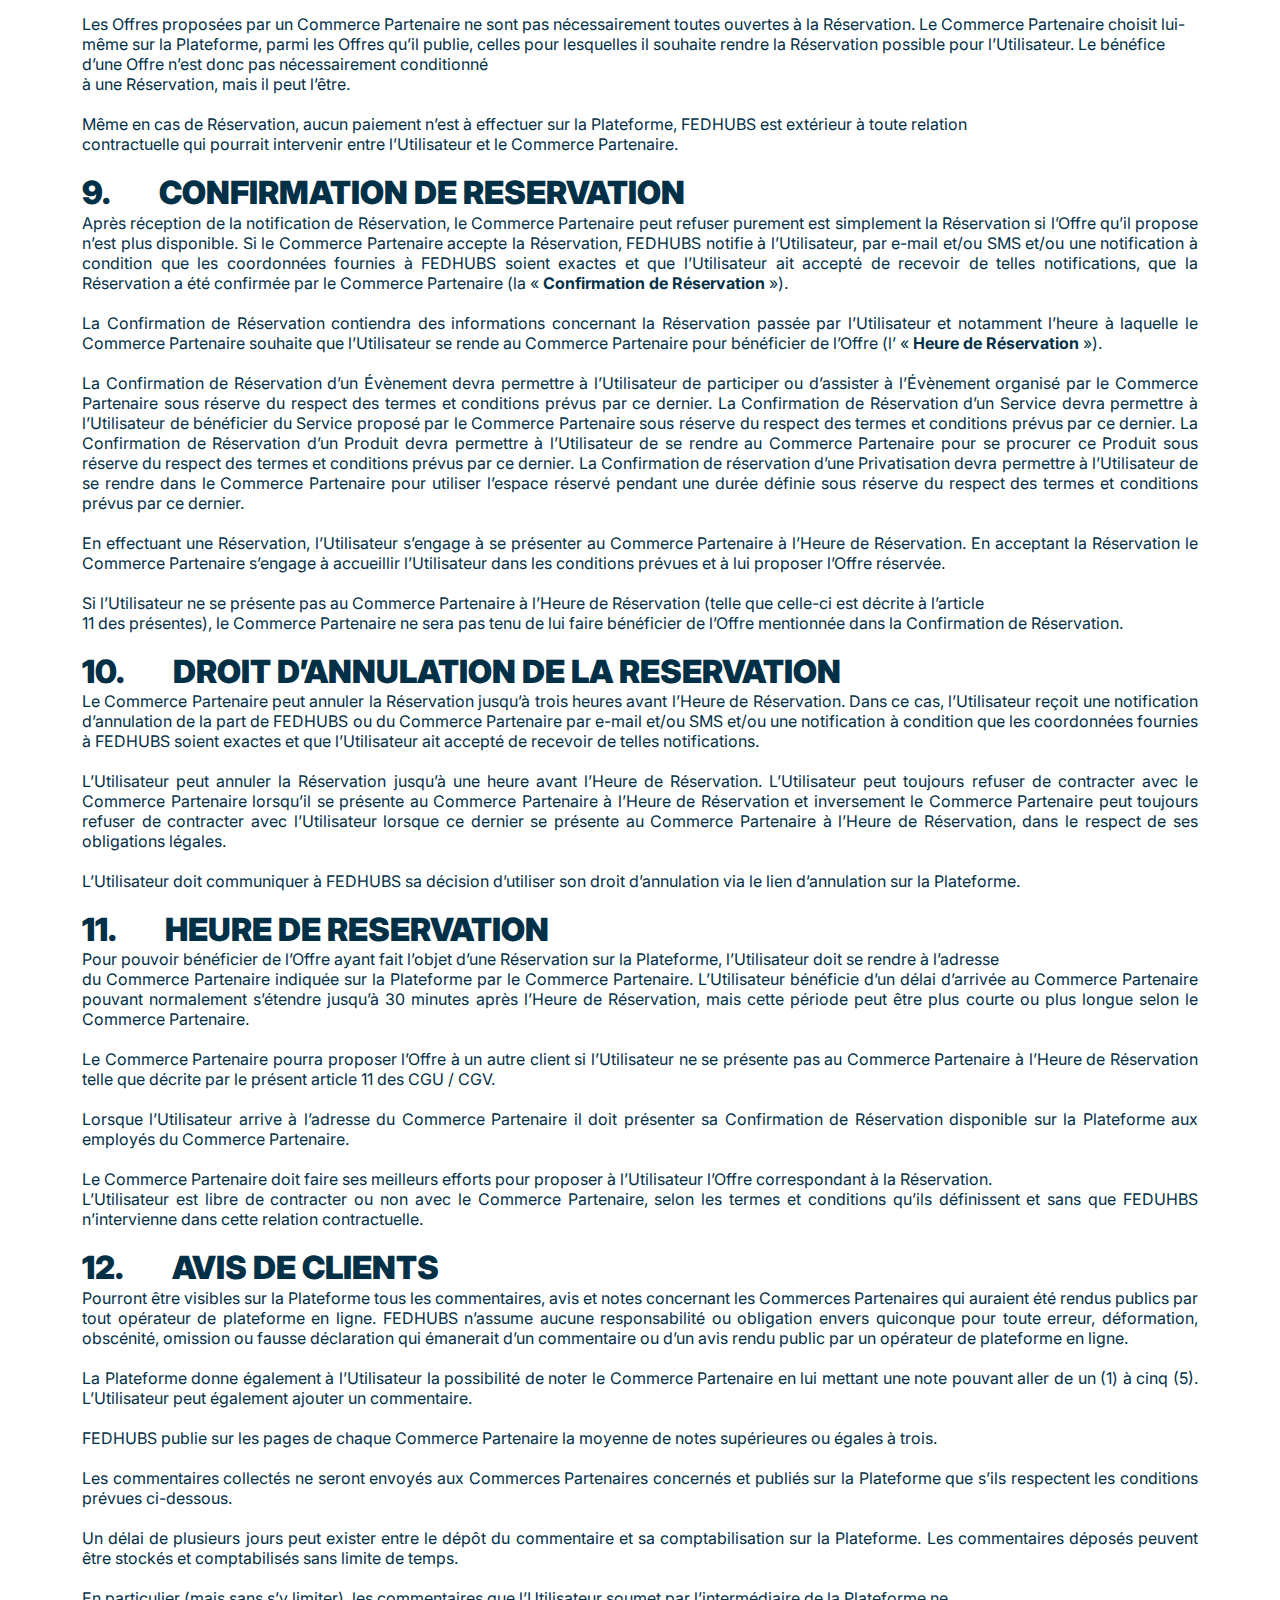
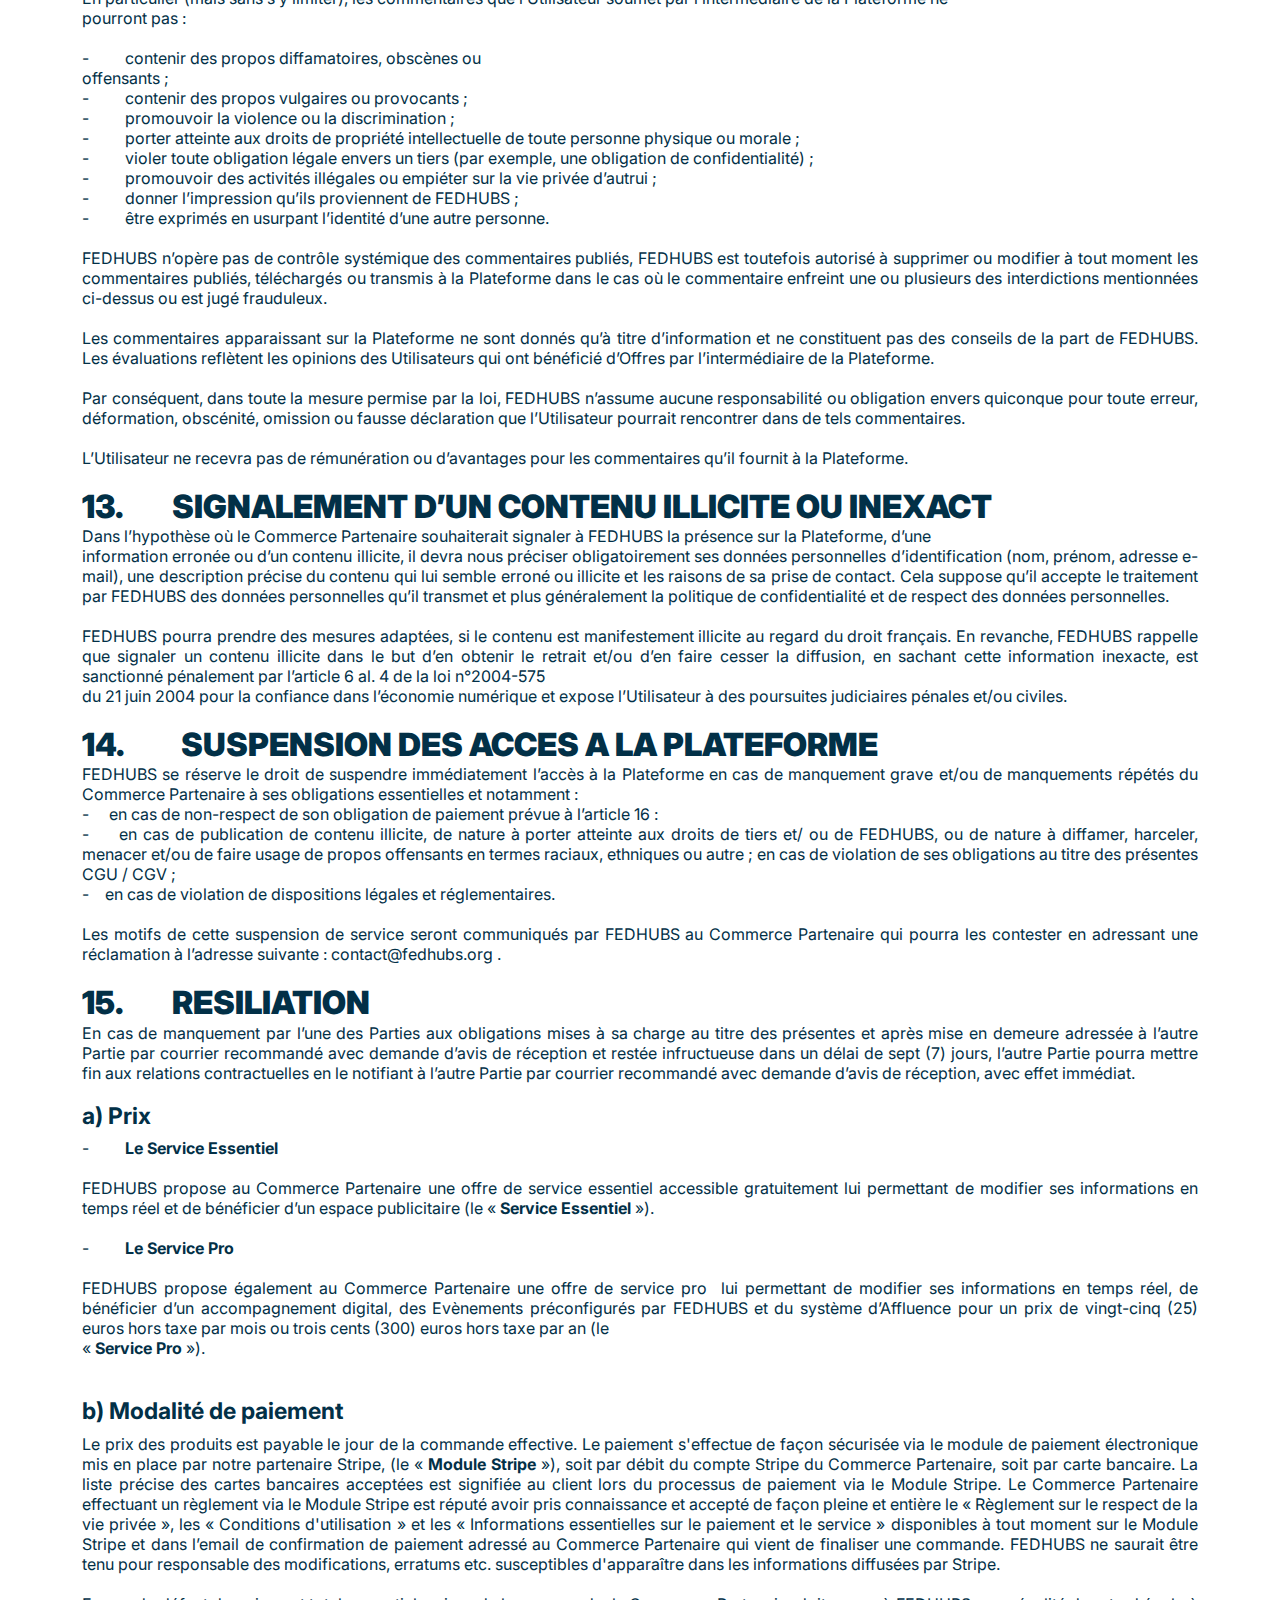
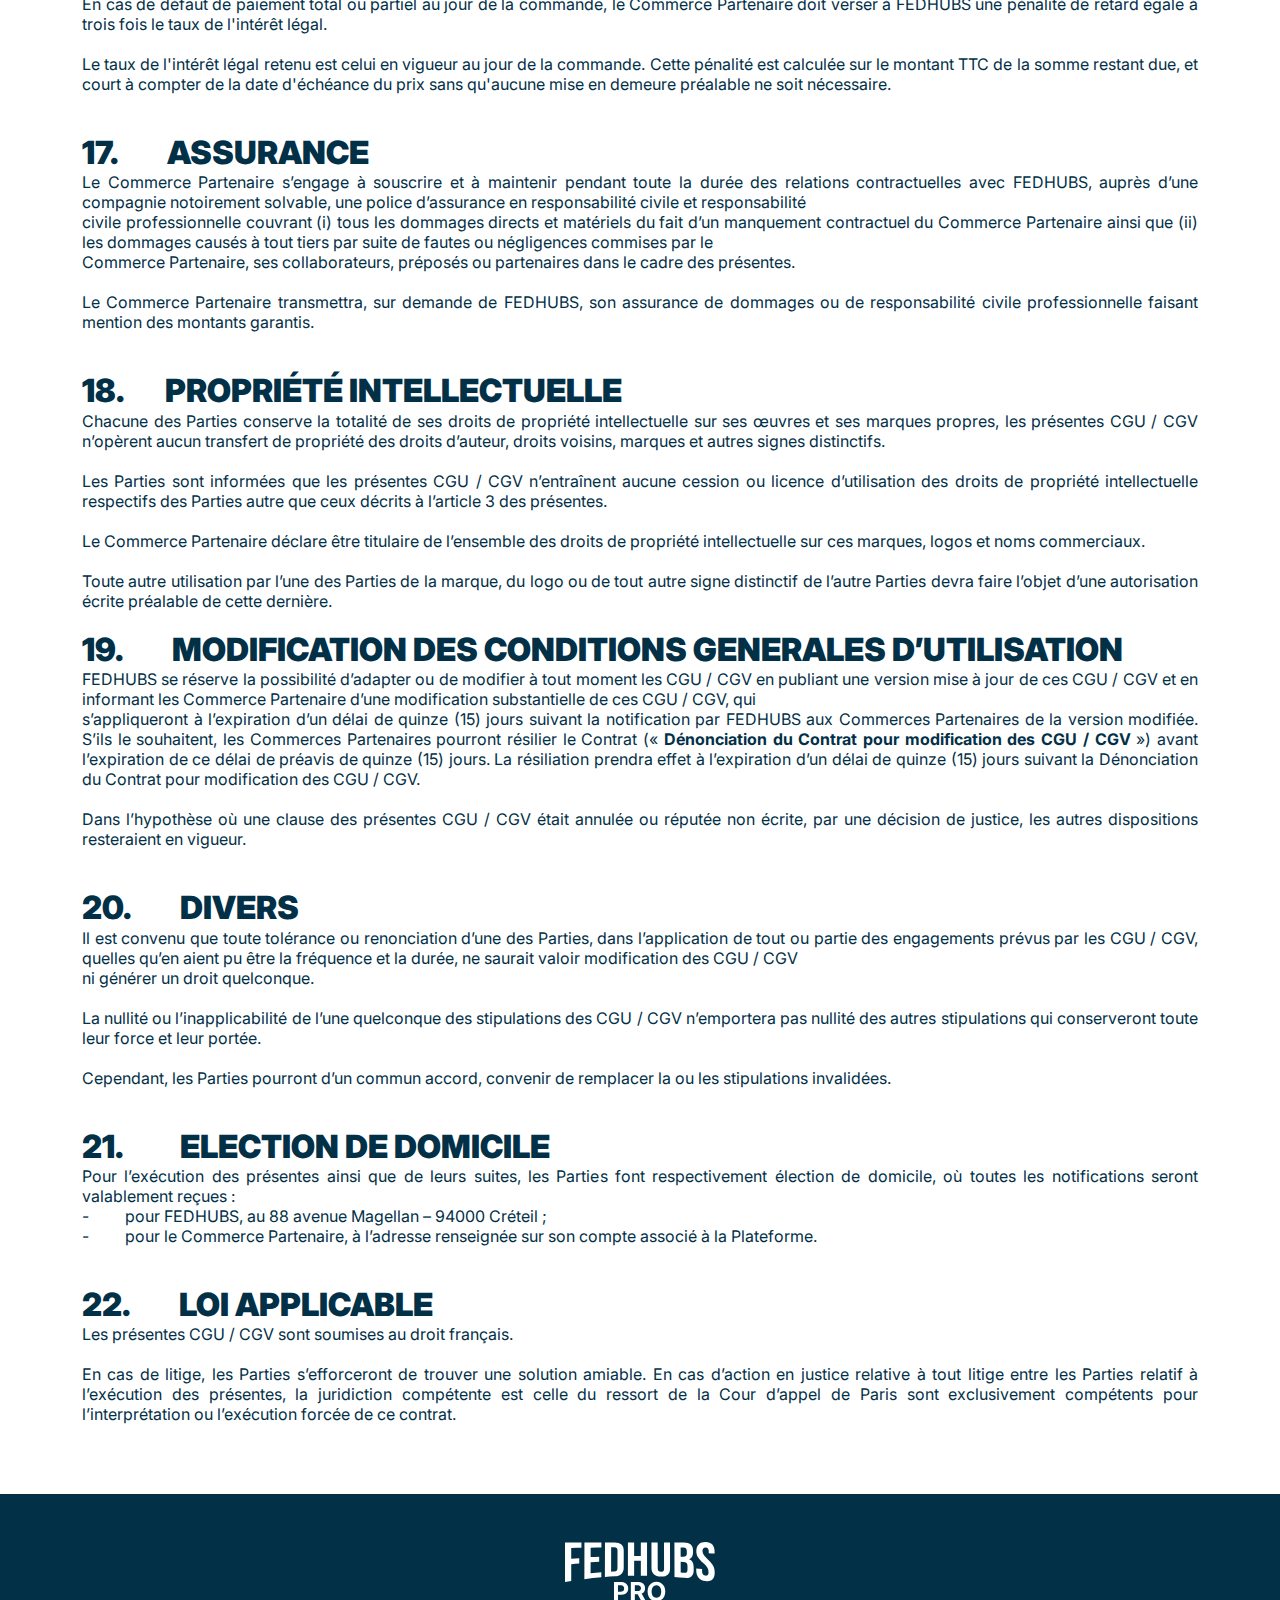
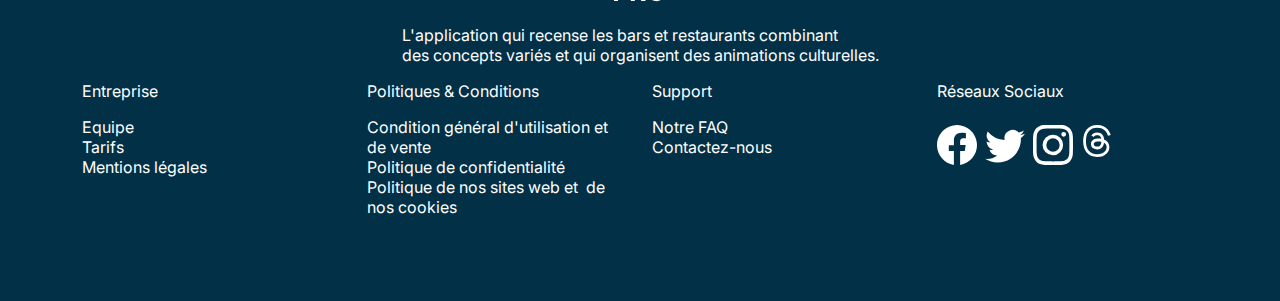
<file: political-cookies1.html>
<!DOCTYPE html>
<html data-bs-theme="light" lang="en">

<head>
    <meta charset="utf-8">
    <meta name="viewport" content="width=device-width, initial-scale=1.0, shrink-to-fit=no">
    <title>fedhubs_pro_v1 (copy)</title>
    <meta name="theme-color" content="#f9ac8e">
    <link rel="icon" type="image/svg+xml" sizes="491x132" href="assets/img/index/logo.svg">
    <link rel="icon" type="image/png" sizes="512x512" href="assets/img/image%201.png">
    <link rel="stylesheet" href="assets/bootstrap/css/bootstrap.min.css">
    <link rel="manifest" href="manifest.json" crossorigin="use-credentials">
    <link rel="stylesheet" href="https://fonts.googleapis.com/css?family=Inter&amp;display=swap">
    <link rel="stylesheet" href="https://fonts.googleapis.com/css?family=Poppins&amp;display=swap">
    <link rel="stylesheet" href="assets/css/bs-theme-overrides.css">
    <link rel="stylesheet" href="assets/css/styles.css">
    <link rel="stylesheet" href="assets/css/toogle_switch.css">
</head>

<body>
    <nav class="navbar navbar-expand-md bg-primary py-3" style="--bs-primary: #023047;--bs-primary-rgb: 2,48,71;background: #023047;">
        <div class="container"><a href="index.html"><img class="d-flex justify-content-center" src="assets/img/brand/logo_pro.svg" alt="logo_fedhubs_pro" width="150px" height="67px"></a><button data-bs-toggle="collapse" data-bs-target="#navcol" class="navbar-toggler"><span class="navbar-toggler-icon"><svg xmlns="http://www.w3.org/2000/svg" width="1em" height="1em" fill="currentColor" viewBox="0 0 16 16" class="bi bi-list fs-1 text-light" aria-label="menu">
                        <path fill-rule="evenodd" d="M2.5 12a.5.5 0 0 1 .5-.5h10a.5.5 0 0 1 0 1H3a.5.5 0 0 1-.5-.5m0-4a.5.5 0 0 1 .5-.5h10a.5.5 0 0 1 0 1H3a.5.5 0 0 1-.5-.5m0-4a.5.5 0 0 1 .5-.5h10a.5.5 0 0 1 0 1H3a.5.5 0 0 1-.5-.5"></path>
                    </svg></span></button>
            <div class="collapse navbar-collapse" id="navcol" style="font-size: 20px;">
                <ul class="navbar-nav ms-auto align-items-md-center mb-2 mb-lg-0">
                    <li class="nav-item mx-2" style="color: var(--bs-light);"><a class="nav-link d-flex justify-content-center" href="visibility.html" style="color: var(--bs-light);padding-top: 13px;padding-right: 12px;">Visibilité</a></li>
                    <li class="nav-item" style="color: var(--bs-light);margin-top: 5px;"><a class="nav-link d-flex justify-content-center me-3" href="loyalty.html" style="color: var(--bs-light);">Fidélité</a></li>
                    <li class="nav-item mx-2" style="color: var(--bs-light);margin-top: 5px;"><a class="nav-link d-flex justify-content-center me-3" href="reservation.html" style="color: var(--bs-light);padding-left: 0px;">Réservation</a></li>
                    <li class="nav-item d-flex justify-content-center mx-2" style="color: var(--bs-light);margin-top: 10px;"><button class="btn btn-light btn-sm ms-md-2" role="button" type="button" style="border-radius: 100px;font-weight: bold;color: var(--bs-primary);font-size: 20px;margin-top: 2px;">Inscrire votre commerce</button></li>
                </ul>
            </div>
        </div>
    </nav>
    <section>
        <div class="container">
            <div style="margin-bottom: 50px;">
                <h1 class="text-break" style="font-weight: bold;text-align: center;"><strong><span style="color: rgb(33, 37, 41);">Politique de nos&nbsp;</span><span style="text-decoration: underline; color: rgb(33, 37, 41);">sites Web</span><span style="color: rgb(33, 37, 41);">&nbsp;et de nos&nbsp;</span><span style="text-decoration: underline; color: rgb(33, 37, 41);">cookies</span></strong></h1>
            </div>
            <div>
                <p style="margin-bottom: 0px;text-align: justify;color: var(--bs-primary-text-emphasis);"><span style="color: rgb(33, 37, 41);">FedHubs utilise des cookies (témoins de connexion), des pixels invisibles et des techniques semblables sur son site Internet afin de&nbsp;pouvoir vous proposer la meilleure expérience utilisateur possible,&nbsp;d’analyser et de développer nos systèmes et services mais aussi pour&nbsp;vous présenter des annonces publicitaires ciblées de nos produits et&nbsp;services, y compris sur d’autres sites Internet.</span></p>
            </div>
            <div>
                <h2 style="font-weight: bold;text-align: left;margin-bottom: 0px;"><strong>2.</strong><span style="font-weight: normal !important;">&nbsp;&nbsp;&nbsp;&nbsp;&nbsp;&nbsp;</span><strong>LE CONCEPT FEDHUBS</strong></h2>
                <p style="margin-bottom: 0px;text-align: justify;color: var(--bs-primary-text-emphasis);">FEDHUBS offre à l’Utilisateur la possibilité d’accéder à des informations commerciales concernant des Commerces Partenaires sélectionnés par la Plateforme en fonction de critères de filtre choisis par l’Utilisateur parmi ceux proposés par la Plateforme. Les critères de filtre pourront en outre, sous réserve de l’accord de l’Utilisateur, comprendre un système de<br> géolocalisation. FEDHUBS se réserve la possibilité de faire évoluer ces critères de filtre.<br><br>La Plateforme permet à l’Utilisateur d’être notamment informé, pour chaque Commerce Partenaire sélectionné en fonction de sa recherche, de son degré d’affluence en temps réel grâce à un système visuel de feux tricolores et d’icônes signalétiques intuitif imaginé par FEDHUBS (l’«&nbsp;<strong>Affluence</strong>&nbsp;»), des événements que celui-ci organise et des offres promotionnelles qu’il met en place (les «&nbsp;<strong>Évènements</strong>&nbsp;») concernant des produits alimentaires ou non-alimentaires (les « <strong>Produits</strong>&nbsp;») ou encore concernant la mise à disposition de locaux, d’espaces et la privatisation de salles (les «&nbsp;<strong>Privatisations&nbsp;</strong>»).<br><br>Le Commerce Partenaire pourra offrir à l’Utilisateur la possibilité d’effectuer des réservations (les «&nbsp;<strong>Réservations&nbsp;</strong>») sur la Plateforme pour lui permettre de participer à un Évènement, lui faire profiter des services qu’il propose, comme notamment des services de restauration (les «&nbsp;<strong>Services</strong>&nbsp;»), ou encore lui permettre de réserver des Produits. Les Évènements et/ou les Produits et/ou les Services et/ou les Privatisations étant ci-après dénommés communément l’&nbsp;«&nbsp;<strong>Offre</strong>&nbsp;».<br><br>Une fois la Réservation réceptionnée et acceptée par le Commerce Partenaire, FEDHUBS envoie à l’Utilisateur une Confirmation de Réservation dans les conditions définies ci-dessous. L’Utilisateur est alors tenu de se présenter au Commerce Partenaire à l’heure indiquée sur la Confirmation de Réservation (l’«&nbsp;<strong>Heure de Réservation</strong>&nbsp;») et le Commerce Partenaire s’engage à lui proposer l’Offre réservée.<br><br></p>
            </div>
            <div>
                <h2 style="font-weight: bold;text-align: left;margin-bottom: 0px;"><strong>3.</strong><span style="font-weight: normal !important;">&nbsp;&nbsp;&nbsp;&nbsp;&nbsp;&nbsp;</span><strong>DROIT D’UTILISATION DE LA PLATEFORME</strong></h2>
                <p style="margin-bottom: 0px;text-align: justify;">FEDHUBS concède au Commerce Partenaire, pour la durée des relations contractuelles entre les Parties dans le cadre des présentes, une licence non-exclusive, non cessible, strictement personnelle, d’utilisation de la Plateforme, en contrepartie du versement du prix visé à l’article 16 <em>Prix et facturation</em>.<br><br>En dehors des droits concédés au présent article et sans préjudice de ceux-ci, le Commerce Partenaire n’est pas autorisé au titre des présentes à&nbsp;:<br><br>-&nbsp; &nbsp; &nbsp; &nbsp; &nbsp; copier, imprimer ou transférer tout ou partie de la Plateforme, ou de son contenu&nbsp;;<br>-&nbsp;&nbsp;&nbsp;&nbsp;&nbsp;&nbsp;&nbsp;&nbsp;vendre, distribuer, louer ou sous-licencier de quelque façon que ce soit tout ou partie de la Plateforme, ou de son contenu&nbsp;;<br>-&nbsp;&nbsp;&nbsp;&nbsp;&nbsp;&nbsp;&nbsp;&nbsp;&nbsp;modifier la Plateforme, ou son contenu&nbsp;;<br>-&nbsp;&nbsp;&nbsp;&nbsp;&nbsp;&nbsp;&nbsp;&nbsp;&nbsp;reproduire ou fusionner tout ou partie de la Plateforme, ou de son contenu dans d’autres programmes informatiques&nbsp;;<br>-&nbsp;&nbsp;&nbsp;&nbsp;&nbsp;&nbsp;&nbsp;&nbsp;&nbsp;compiler la Plateforme, ou son contenu, la décompiler, la désassembler, la traduire ou l’analyser, sauf dans les limites autorisées par la loi française&nbsp;;<br>-&nbsp;&nbsp;&nbsp;&nbsp;&nbsp;&nbsp;&nbsp;&nbsp;&nbsp;utiliser la Plateforme, ou son contenu à des fins autres que sa fonction d’origine.<br><br></p>
            </div>
            <div>
                <h2 style="font-weight: bold;text-align: left;margin-bottom: 0px;"><strong>4.</strong><span style="font-weight: normal !important;">&nbsp;&nbsp;&nbsp;&nbsp;&nbsp;&nbsp;</span><strong>MISE A DISPOSTION D’UN ESPACE DEDIE SUR LA PLATEFORME</strong></h2>
                <p style="margin-bottom: 0px;text-align: justify;"><span style="color: black;">FEDHUBS met à la disposition du Commerce Partenaire un espace dédié sur la Plateforme, sur lequel le Commerce Partenaire s’engage à renseigner, au bénéfice des Utilisateurs, cela constituant une obligation substantielle au titre des CGU / CGV :</span><br>-&nbsp;&nbsp;&nbsp;&nbsp;&nbsp;&nbsp;&nbsp;&nbsp;&nbsp;<span style="color: black;">les informations relatives à l’identité du Commerce Partenaire, à ses activités et ses coordonnées ;</span><br><span style="color: black;">-&nbsp;&nbsp;&nbsp;&nbsp;&nbsp;&nbsp;&nbsp;&nbsp;&nbsp;son adresse et ses&nbsp;horaires d’ouverture ;</span><br>-&nbsp;&nbsp;&nbsp;&nbsp;&nbsp;&nbsp;&nbsp;&nbsp;&nbsp;<span style="color: black;">les&nbsp;caractéristiques essentielles et les conditions des Offres proposées ;</span><br>-&nbsp;&nbsp;&nbsp;&nbsp;&nbsp;&nbsp;&nbsp;&nbsp;&nbsp;<span style="color: black;">lorsque cela est&nbsp;possible, le prix des Offres qu’il propose en euros (€) et comprenant le&nbsp;montant de la taxe sur la valeur ajoutée (TVA) ;</span><br>-&nbsp;&nbsp;&nbsp;&nbsp;&nbsp;&nbsp;&nbsp;&nbsp;&nbsp;<span style="color: black;">lorsque cela est&nbsp;possible, la réduction proposée sur l’Offre ;</span><br>-&nbsp;&nbsp;&nbsp;&nbsp;&nbsp;&nbsp;&nbsp;&nbsp;&nbsp;<span style="color: black;">le délai pendant&nbsp;lequel l’Offre sera rendu disponible et les horaires auxquels l’Utilisateur&nbsp;pourra en profiter auprès du Commerce Partenaire ;</span><br>-&nbsp;&nbsp;&nbsp;&nbsp;&nbsp;&nbsp;&nbsp;&nbsp;&nbsp;<span style="color: black;">les mentions&nbsp;obligatoires applicables aux actions de promotion ;</span><br>-&nbsp;&nbsp;&nbsp;&nbsp;&nbsp;&nbsp;&nbsp;&nbsp;&nbsp;<span style="color: black;">en cas de présence&nbsp;d’alcool dans une Offre, le Commerce Partenaire le précisera de façon claire et&nbsp;indiquera toutes mentions imposées par la législation ; lors de la venue de&nbsp;l’Utilisateur, le Commerce Partenaire effectuera les vérifications d’identité&nbsp;qui lui incombent ;</span><br>-&nbsp;&nbsp;&nbsp;&nbsp;&nbsp;&nbsp;&nbsp;&nbsp;&nbsp;<span style="color: black;">toute autre&nbsp;mention légale obligatoire.</span><br><br><span style="color: black;">Sur cet espace&nbsp;dédié, le Commerce Partenaire pourra également :</span><br><span style="color: black;">-&nbsp;&nbsp;&nbsp;&nbsp;&nbsp;&nbsp;&nbsp;&nbsp;&nbsp;visualiser les Offres&nbsp;qu’il propose en temps réel ;</span><br><span style="color: black;">-&nbsp;&nbsp;&nbsp;&nbsp;&nbsp;&nbsp;&nbsp;&nbsp;&nbsp;ajouter de nouvelles&nbsp;Offres et supprimer les Offres indisponibles.</span><br><br>FEDHUBS met en œuvre tous les moyens mis à sa disposition pour assurer un accès de qualité à ses services. L’obligation étant de moyens, la Plateforme ne s’engage pas à atteindre ce résultat. <br><br>Tout événement dû à un cas de force majeure ayant pour conséquence un dysfonctionnement du réseau ou du serveur n’engage pas la responsabilité de FEDHUBS. L’accès aux services de la Plateforme peut à tout moment faire l’objet d’une interruption, d’une suspension, d’une modification sans préavis pour une maintenance ou pour tout autre cas. Le Commerce<br> Partenaire s’oblige à ne réclamer aucune indemnisation suite à l’interruption, à la suspension de l’utilisation de la Plateforme. Le Commerce Partenaire a la&nbsp;possibilité de contacter la Plateforme à l’adresse suivante&nbsp;: contact@fedhubs.org.<br><br><br></p>
            </div>
            <div>
                <h2 style="font-weight: bold;text-align: left;margin-bottom: 0px;"><strong>5.</strong><span style="font-weight: normal !important;">&nbsp;&nbsp;&nbsp;&nbsp;&nbsp;&nbsp;</span><strong>ANNONCES ET CONTENU PUBLIES PAR LE COMMERCE PARTENAIRE SUR LA PLATEFORME</strong></h2>
                <p style="margin-bottom: 0px;text-align: justify;">Le Commerce Partenaire est responsable de tout contenu publié par ses soins sur la Plateforme.<br><br>Le Commerce Partenaire s’engage à :<br><br>-&nbsp;&nbsp;&nbsp;&nbsp;&nbsp;&nbsp;&nbsp;&nbsp;&nbsp;publier exclusivement des annonces pour des Offres disponibles, à des horaires à préciser dans les annonces ;<br>-&nbsp;&nbsp;&nbsp;&nbsp;&nbsp;&nbsp;&nbsp;&nbsp;fournir des informations exactes et à jour sur les caractéristiques des Offres mais aussi sur les conditions de validité des Offres&nbsp;;<br>-&nbsp;&nbsp;&nbsp;&nbsp;&nbsp;&nbsp;&nbsp;&nbsp;&nbsp;retirer les annonces correspondant à des Offres devenues indisponibles dès leur indisponibilité&nbsp;<br>-&nbsp;&nbsp;&nbsp;&nbsp;&nbsp;&nbsp;&nbsp;&nbsp;&nbsp;informer immédiatement FEDHUBS en cas d’indisponibilité d’une Offre survenue après une Confirmation de Réservation ; dans cette hypothèse, FEDHUBS notifiera à l’Utilisateur l’indisponibilité de l’Offre&nbsp;;<br>-&nbsp;&nbsp;&nbsp;&nbsp;&nbsp;&nbsp;&nbsp;&nbsp;ne publier aucun contenu de nature à porter atteinte aux droits de tiers et/ou de FEDHUBS, et à s’abstenir de tenir des propos de nature à diffamer, harceler, menacer et/ou de faire usage de propos offensants en termes raciaux, ethniques ou autre ;<br>-&nbsp;&nbsp;&nbsp;&nbsp;&nbsp;&nbsp;&nbsp;&nbsp;ne pas proposer d’Offres revendues à perte ;<br>-&nbsp;&nbsp;&nbsp;&nbsp;&nbsp;&nbsp;&nbsp;et, de manière générale, à publier des informations conformes aux dispositions légales&nbsp;et réglementaires, exactes et mises à jour concernant les Offres et leur&nbsp;disponibilité.<br><br>FEDHUBS n’intervient pas dans la rédaction des annonces et n’exerce aucun contrôle sur leur contenu.<br><br><br></p>
            </div>
            <div>
                <h2 style="font-weight: bold;text-align: left;margin-bottom: 0px;"><strong>6.</strong><span style="font-weight: normal !important;">&nbsp;&nbsp;&nbsp;&nbsp;&nbsp;&nbsp;</span><strong>RESPONSABILITE DE FEDHUBS</strong></h2>
                <p style="margin-bottom: 0px;text-align: justify;">FEDHUBS se contente d’offrir de la visibilité aux Commerces Partenaires et d’organiser les Réservations par le biais de la Plateforme pour le compte des Commerces Partenaires. Aucune relation contractuelle ne se forme entre FEDHUBS et l’Utilisateur lors d’une Réservation, ou plus tard lors d’une éventuelle vente par le Commerce Partenaire. FEDHUBS n’est responsable ni de l’Offre ni du respect de tout accord qui se formerait par la suite entre le Commerce Partenaire et l’Utilisateur.<br><br>FEDHUBS ne vend pas, ne revend pas, ni n’agrée les Offres présentées ou promues par les Commerces Partenaires sur la Plateforme. <br><br>FEDHUBS étant étranger aux relations contractuelles entre l’Utilisateur et le Commerce Partenaire, si l’Utilisateur souhaite<br> acheter un Produit, un Service ou participer à un Évènement promu par un Commerce Partenaire sur la Plateforme il doit, même en cas de Réservation, se rendre dans le Commerce Partenaire ou sur le site internet du Commerce Partenaire annonceur de l’Offre et accepter les conditions générales de vente ou tout autre document équivalent de ce Commerce Partenaire.<br><br>Les informations émanant uniquement des Commerces Partenaires, FEDHUBS se dégage de toute responsabilité en cas d’information incomplète ou erronée. <br><br>FEDHUBS n’est en aucun cas responsable des dommages directs, indirects ou accidentels résultants de l’utilisation ou l’incapacité d’utilisation de la Plateforme, ni de tout autre fait lié aux dommages résultants d’une perte d’utilisation, à l’utilisation ou la performance de la Plateforme.<br><br>La Plateforme peut contenir des liens vers des sites tiers. Ces sites ne sont en aucun cas contrôlés par FEDHUBS, ainsi FEDHUBS n’endosse en aucun cas la responsabilité du contenu de ces sites.<br><br>FEDHUBS ne sera pas tenu responsable à l’égard du Commerce Partenaire à raison de tous dommages ou pertes indirects (en ce compris notamment toute perte indirecte de profits, de chiffre d’affaires, de contrats, de temps, de clientèle, de réputation et/ou d’économies anticipées), subis ou encourus par le Commerce Partenaire, de quelque manière que ce soit.<br><br></p>
            </div>
            <div>
                <h2 style="font-weight: bold;text-align: left;margin-bottom: 0px;"><strong>7.</strong><span style="font-weight: normal !important;">&nbsp;&nbsp;&nbsp;&nbsp;&nbsp;&nbsp;</span><strong>OFFRE ET INFORMATIONS SUR L’OFFRE</strong></h2>
                <p style="margin-bottom: 0px;text-align: justify;">FEDHUBS ne peut être tenu responsable du respect des obligations contractuelles ou légales à la charge du Commerce Partenaire envers l’Utilisateur en ce qui concerne les Offres et en particulier concernant les Produits alimentaires, y compris leur fabrication, vente, achat, entreposage, préparation, production, transformation, marquage, livraison, qualité, ingrédients, allergènes ou leur manipulation.<br><br>Le Commerce Partenaire doit fournir une description détaillée des Offres sur la Plateforme. Les allergènes et le contenu des Produits alimentaires ou toute autre information relative au menu d’un Commerce Partenaire proposant un service de restauration doivent être communiqués par le Commerce Partenaire sur la Plateforme. Les coordonnées du Commerce Partenaire apparaîtront sur la Plateforme.<br><br>Étant précisé que la description de l’Offre sur la Plateforme ne dispense en rien le Commerce Partenaire de fournir tous les renseignements et informations nécessaires à l’Utilisateur lorsque celui-ci se rendra sur place pour traiter directement avec le Commerce Partenaire. La Réservation d’une Offre par l’Utilisateur ou la simple publication d’une Offre<br> sur la Plateforme par le Commerce Partenaire ne dispense en rien le Commerce Partenaire de toutes ses obligations de conseil, d’avertissement et plus généralement de toutes les obligations légales dont il est le débiteur à l’égard de l’Utilisateur qui est un consommateur. &nbsp;<br><br>FEDHUBS ne peut être tenu responsable d’une inadéquation de l’information affichée sur la Plateforme par rapport à celle effectivement en vigueur dans le Commerce Partenaire. Ce sont les Commerces Partenaires qui ont la responsabilité de fournir des informations sur les Offres qu’ils proposent et de s’assurer qu’elles sont exactes et à jour. FEDHUBS n’est donc pas non plus responsable du contenu ou de la disponibilité des informations relatives aux Offres.<br><br>FEDHUBS n’assumera aucune responsabilité relative aux effets indésirables des Produits alimentaires proposés par un Commerce Partenaire pour quelque raison que ce soit, y compris en cas de consommation non conforme à l’étiquetage ou aux informations fournies directement par le Commerce Partenaire.<br><br></p>
            </div>
            <div>
                <h2 style="font-weight: bold;text-align: left;margin-bottom: 0px;"><strong>8.</strong><span style="font-weight: normal !important;">&nbsp;&nbsp;&nbsp;&nbsp;&nbsp;&nbsp;</span><strong>RÉSERVATION</strong></h2>
                <p style="margin-bottom: 0px;">Après avoir sélectionné le Commerce Partenaire et l’Offre qui l’intéresse, l’Utilisateur a la possibilité, de passer sa Réservation en cliquant sur «&nbsp;Commander&nbsp;», «&nbsp;Réserver&nbsp;» ou une option similaire. Suite à la Réservation effectuée par un Utilisateur FEDHUBS notifie cette Réservation au Commerce Partenaire concerné.<br><br>Les Offres proposées par un Commerce Partenaire ne sont pas nécessairement toutes ouvertes à la Réservation. Le Commerce Partenaire choisit lui-même sur la Plateforme, parmi les Offres qu’il publie, celles pour lesquelles il souhaite rendre la Réservation possible pour l’Utilisateur. Le bénéfice d’une Offre n’est donc pas nécessairement conditionné<br> à une Réservation, mais il peut l’être.<br><br>Même en cas de Réservation, aucun paiement n’est à effectuer sur la Plateforme, FEDHUBS est extérieur à toute relation<br> contractuelle qui pourrait intervenir entre l’Utilisateur et le Commerce Partenaire.<br><br></p>
            </div>
            <div>
                <h2 style="font-weight: bold;text-align: left;margin-bottom: 0px;"><strong>9.</strong><span style="font-weight: normal !important;">&nbsp;&nbsp;&nbsp;&nbsp;&nbsp;&nbsp;</span><strong>CONFIRMATION DE RESERVATION</strong></h2>
                <p style="margin-bottom: 0px;text-align: justify;">Après réception de la notification de Réservation, le Commerce Partenaire peut refuser purement est simplement la Réservation si l’Offre qu’il propose n’est plus disponible. Si le Commerce Partenaire accepte la Réservation, FEDHUBS notifie à l’Utilisateur, par e-mail et/ou SMS et/ou une notification à condition que les coordonnées fournies à FEDHUBS soient exactes et que l’Utilisateur ait accepté de recevoir de telles notifications, que la Réservation a été confirmée par le Commerce Partenaire (la «&nbsp;<strong>Confirmation de Réservation</strong>&nbsp;»).<br><br>La Confirmation de Réservation contiendra des informations concernant la Réservation passée par l’Utilisateur et notamment l’heure à laquelle le Commerce Partenaire souhaite que l’Utilisateur se rende au Commerce Partenaire pour bénéficier de l’Offre (l’&nbsp;«&nbsp;<strong>Heure de Réservation</strong>&nbsp;»).<br><br>La Confirmation de Réservation d’un Évènement devra permettre à l’Utilisateur de participer ou d’assister à l’Évènement organisé par le Commerce Partenaire sous réserve du respect des termes et conditions prévus par ce dernier. La Confirmation de Réservation d’un Service devra permettre à l’Utilisateur de bénéficier du Service proposé par le Commerce Partenaire sous réserve du respect des termes et conditions prévus par ce dernier. La Confirmation de Réservation d’un Produit devra permettre à l’Utilisateur de se rendre au Commerce Partenaire pour se procurer ce Produit sous réserve du respect des termes et conditions prévus par ce dernier. La Confirmation de réservation d’une Privatisation devra permettre à l’Utilisateur de se rendre dans le Commerce Partenaire pour utiliser l’espace réservé pendant une durée définie sous réserve du respect des termes et conditions prévus par ce dernier.<br><br>En effectuant une Réservation, l’Utilisateur s’engage à se présenter au Commerce Partenaire à l’Heure de Réservation. En acceptant la Réservation le Commerce Partenaire s’engage à accueillir l’Utilisateur dans les conditions prévues et à lui proposer l’Offre réservée.<br><br>Si l’Utilisateur ne se présente pas au Commerce Partenaire à l’Heure de Réservation (telle que celle-ci est décrite à l’article<br> 11 des présentes), le Commerce Partenaire ne sera pas tenu de lui faire bénéficier de l’Offre mentionnée dans la Confirmation de Réservation.<br><br></p>
            </div>
            <div>
                <h2 style="font-weight: bold;text-align: left;margin-bottom: 0px;"><strong>10.</strong><span style="font-weight: normal !important;">&nbsp;&nbsp;&nbsp;&nbsp;&nbsp;&nbsp;</span><strong>DROIT D’ANNULATION DE LA RESERVATION</strong></h2>
                <p style="margin-bottom: 0px;text-align: justify;">Le Commerce Partenaire peut annuler la Réservation jusqu’à trois heures avant l’Heure de Réservation. Dans ce cas, l’Utilisateur reçoit une notification d’annulation de la part de FEDHUBS ou du Commerce Partenaire par e-mail et/ou SMS et/ou une notification à condition que les coordonnées fournies à FEDHUBS soient exactes et que l’Utilisateur ait accepté de recevoir de telles notifications.<br><br>L’Utilisateur peut annuler la Réservation jusqu’à une heure avant l’Heure de Réservation. L’Utilisateur peut toujours refuser de contracter avec le Commerce Partenaire lorsqu’il se présente au Commerce Partenaire à l’Heure de Réservation et inversement le Commerce Partenaire peut toujours refuser de contracter avec l’Utilisateur lorsque ce dernier se présente au Commerce Partenaire à l’Heure de Réservation, dans le respect de ses obligations légales.<br><br>L’Utilisateur doit communiquer à FEDHUBS sa décision d’utiliser son droit d’annulation via le lien d’annulation sur la Plateforme.<br><br></p>
            </div>
            <div>
                <h2 style="font-weight: bold;text-align: left;margin-bottom: 0px;"><strong>11.</strong><span style="font-weight: normal !important;">&nbsp;&nbsp;&nbsp;&nbsp;&nbsp;&nbsp;</span><strong>HEURE DE RESERVATION</strong></h2>
                <p style="margin-bottom: 0px;text-align: justify;">Pour pouvoir bénéficier de l’Offre ayant fait l’objet d’une Réservation sur la Plateforme, l’Utilisateur doit se rendre à l’adresse<br> du Commerce Partenaire indiquée sur la Plateforme par le Commerce Partenaire. L’Utilisateur bénéficie d’un délai d’arrivée au Commerce Partenaire pouvant normalement s’étendre jusqu’à 30 minutes après l’Heure de Réservation, mais cette période peut être plus courte ou plus longue selon le Commerce Partenaire. <br><br>Le Commerce Partenaire pourra proposer l’Offre à un autre client si l’Utilisateur ne se présente pas au Commerce Partenaire à l’Heure de Réservation telle que décrite par le présent article 11 des CGU / CGV.<br><br>Lorsque l’Utilisateur arrive à l’adresse du Commerce Partenaire il doit présenter sa Confirmation de Réservation disponible sur la Plateforme aux employés du Commerce Partenaire.<br><br>Le Commerce Partenaire doit faire ses meilleurs efforts pour proposer à l’Utilisateur l’Offre correspondant à la Réservation.<br> L’Utilisateur est libre de contracter ou non avec le Commerce Partenaire, selon les termes et conditions qu’ils définissent et sans que FEDUHBS n’intervienne dans cette relation contractuelle.<br><br></p>
                <h2 style="font-weight: bold;text-align: left;margin-bottom: 0px;"><strong>12.</strong><span style="font-weight: normal !important;">&nbsp;&nbsp;&nbsp;&nbsp;&nbsp;&nbsp;</span><strong>AVIS DE CLIENTS</strong></h2>
                <p style="margin-bottom: 0px;text-align: justify;">Pourront être visibles sur la Plateforme tous les commentaires, avis et notes concernant les Commerces Partenaires qui auraient été rendus publics par tout opérateur de plateforme en ligne. FEDHUBS n’assume aucune responsabilité ou obligation envers quiconque pour toute erreur, déformation, obscénité, omission ou fausse déclaration qui émanerait d’un commentaire ou d’un avis rendu public par un opérateur de plateforme en ligne.<br><br>La Plateforme donne également à l’Utilisateur la possibilité de noter le Commerce Partenaire en lui mettant une note pouvant aller de un (1) à cinq (5). L’Utilisateur peut également ajouter un commentaire.<br><br>FEDHUBS publie sur les pages de chaque Commerce Partenaire la moyenne de notes supérieures ou égales à trois.<br><br>Les commentaires collectés ne seront envoyés aux Commerces Partenaires concernés et publiés sur la Plateforme que s’ils respectent les conditions prévues ci-dessous.<br><br>Un délai de plusieurs jours peut exister entre le dépôt du commentaire et sa comptabilisation sur la Plateforme. Les commentaires déposés peuvent être stockés et comptabilisés sans limite de temps.<br><br>En particulier (mais sans s’y limiter), les commentaires que l’Utilisateur soumet par l’intermédiaire de la Plateforme ne<br> pourront pas :<br><br>-&nbsp; &nbsp; &nbsp; &nbsp; &nbsp;contenir des propos diffamatoires, obscènes ou<br>offensants ;<br>-&nbsp;&nbsp;&nbsp;&nbsp;&nbsp;&nbsp;&nbsp;&nbsp;&nbsp;contenir des propos vulgaires ou provocants&nbsp;;<br>-&nbsp;&nbsp;&nbsp;&nbsp;&nbsp;&nbsp;&nbsp;&nbsp;&nbsp;promouvoir la violence ou la discrimination ;<br>-&nbsp;&nbsp;&nbsp;&nbsp;&nbsp;&nbsp;&nbsp;&nbsp;&nbsp;porter atteinte aux droits de propriété intellectuelle de toute personne physique ou morale ;<br>-&nbsp;&nbsp;&nbsp;&nbsp;&nbsp;&nbsp;&nbsp;&nbsp;&nbsp;violer toute obligation légale envers un tiers (par exemple, une obligation de confidentialité) ;<br>-&nbsp;&nbsp;&nbsp;&nbsp;&nbsp;&nbsp;&nbsp;&nbsp;&nbsp;promouvoir des activités illégales ou empiéter sur la vie privée d’autrui ;<br>-&nbsp;&nbsp;&nbsp;&nbsp;&nbsp;&nbsp;&nbsp;&nbsp;&nbsp;donner l’impression qu’ils proviennent de FEDHUBS ;<br>-&nbsp;&nbsp;&nbsp;&nbsp;&nbsp;&nbsp;&nbsp;&nbsp;&nbsp;être exprimés en usurpant l’identité d’une autre personne.<br><br>FEDHUBS n’opère pas de contrôle systémique des commentaires publiés, FEDHUBS est toutefois autorisé à supprimer ou modifier à tout moment les commentaires publiés, téléchargés ou transmis à la Plateforme dans le cas où le commentaire enfreint une ou plusieurs des interdictions mentionnées ci-dessus ou est jugé frauduleux.<br><br>Les commentaires apparaissant sur la Plateforme ne sont donnés qu’à titre d’information et ne constituent pas des conseils de la part de FEDHUBS. Les évaluations reflètent les opinions des Utilisateurs qui ont bénéficié d’Offres par l’intermédiaire de la Plateforme.<br><br>Par conséquent, dans toute la mesure permise par la loi, FEDHUBS n’assume aucune responsabilité ou obligation envers quiconque pour toute erreur, déformation, obscénité, omission ou fausse déclaration que l’Utilisateur pourrait rencontrer dans de tels commentaires.<br><br>L’Utilisateur ne recevra pas de rémunération ou d’avantages pour les commentaires qu’il fournit à la Plateforme.<br><br></p>
                <h2 style="font-weight: bold;text-align: left;margin-bottom: 0px;"><strong>13.</strong><span style="font-weight: normal !important;">&nbsp;&nbsp;&nbsp;&nbsp;&nbsp;&nbsp;</span><strong>SIGNALEMENT D’UN CONTENU ILLICITE OU INEXACT</strong></h2>
                <p style="margin-bottom: 0px;text-align: justify;">Dans l’hypothèse où le Commerce Partenaire souhaiterait signaler à FEDHUBS la présence sur la Plateforme, d’une<br> information erronée ou d’un contenu illicite, il devra nous préciser obligatoirement ses données personnelles d’identification (nom, prénom, adresse e-mail), une description précise du contenu qui lui semble erroné ou illicite et les raisons de sa prise de contact. Cela suppose qu’il accepte le traitement par&nbsp;FEDHUBS&nbsp;des données personnelles qu’il transmet et plus généralement la politique de confidentialité et de respect des données personnelles.<br><br>FEDHUBS&nbsp;pourra prendre des mesures adaptées, si le contenu est manifestement illicite au regard du droit français. En revanche, FEDHUBS rappelle que signaler un contenu illicite dans le but d’en obtenir le retrait et/ou d’en faire cesser la diffusion, en sachant cette information inexacte, est sanctionné pénalement par l’article 6 al. 4 de la loi n°2004-575<br> du 21 juin 2004 pour la confiance dans l’économie numérique et expose l’Utilisateur à des poursuites judiciaires pénales et/ou civiles.&nbsp;<br><br></p>
                <h2 style="font-weight: bold;text-align: left;margin-bottom: 0px;"><strong>14.</strong><span style="font-weight: normal !important;">&nbsp;&nbsp;&nbsp;&nbsp;&nbsp;&nbsp; </span><strong>SUSPENSION DES ACCES A LA PLATEFORME</strong></h2>
                <p style="margin-bottom: 0px;text-align: justify;">FEDHUBS se réserve le droit de suspendre immédiatement l’accès à la Plateforme en cas de manquement grave et/ou de manquements répétés du Commerce Partenaire à ses obligations essentielles et notamment&nbsp;:<br>-&nbsp;&nbsp;&nbsp;&nbsp;&nbsp;en cas de non-respect de son obligation de paiement prévue à l’article 16&nbsp;:<br>-&nbsp; &nbsp; &nbsp;en cas de publication de contenu illicite, de nature à porter atteinte aux droits de tiers et/ ou de FEDHUBS, ou de nature à diffamer, harceler, menacer et/ou de faire usage de propos offensants en termes raciaux, ethniques ou autre ; en cas de violation de ses obligations au titre des présentes CGU / CGV ;<br>-&nbsp; &nbsp; en cas de violation de dispositions légales et réglementaires.<br><br>Les motifs de cette suspension de service seront communiqués par FEDHUBS au Commerce Partenaire qui pourra les contester en adressant une réclamation à l’adresse suivante&nbsp;: contact@fedhubs.org .<br><br></p>
                <h2 style="font-weight: bold;text-align: left;margin-bottom: 0px;"><strong>15.</strong><span style="font-weight: normal !important;">&nbsp; &nbsp; &nbsp;&nbsp;</span><strong>RESILIATION</strong></h2>
                <p style="margin-bottom: 0px;text-align: justify;">En cas de manquement par l’une des Parties aux obligations mises à sa charge au titre des présentes et après mise en demeure adressée à l’autre Partie par courrier recommandé avec demande d’avis de réception et restée infructueuse dans un délai de sept (7) jours, l’autre Partie pourra mettre fin aux relations contractuelles en le notifiant à l’autre Partie par courrier recommandé avec demande d’avis de réception, avec effet immédiat.<br><br></p>
                <h3 style="font-weight: bold;font-size: 23px;">a) Prix</h3>
                <p style="margin-bottom: 0px;text-align: justify;">-&nbsp;&nbsp;&nbsp;&nbsp;&nbsp;&nbsp;&nbsp;&nbsp;&nbsp;<strong>Le Service Essentiel </strong><br><br>FEDHUBS propose au Commerce Partenaire une offre de service essentiel accessible gratuitement lui permettant de modifier ses informations en temps réel et de bénéficier d’un espace publicitaire (le «&nbsp;<strong>Service Essentiel</strong>&nbsp;»).<br> <br>-&nbsp; &nbsp; &nbsp; &nbsp; &nbsp;<strong>Le&nbsp;Service Pro</strong><br><br>FEDHUBS propose également au Commerce Partenaire une offre de service pro &nbsp;lui permettant de modifier ses informations en temps réel, de bénéficier d’un accompagnement digital, des Evènements préconfigurés par FEDHUBS et du système d’Affluence pour un prix de vingt-cinq (25) euros hors taxe par mois ou trois cents (300) euros hors taxe par an (le<br> «&nbsp;<strong>Service Pro</strong>&nbsp;»).<br><br><br></p>
                <h3 style="font-weight: bold;font-size: 23px;">b) Modalité de paiement</h3>
                <p style="margin-bottom: 0px;text-align: justify;">Le prix des produits est payable le jour de la commande effective. Le paiement s'effectue de façon sécurisée via le module de paiement électronique mis en place par notre partenaire Stripe, (le «&nbsp;<strong>Module Stripe</strong>&nbsp;»), soit par débit du compte Stripe du Commerce Partenaire, soit par carte bancaire. La liste précise des cartes bancaires acceptées est signifiée au client lors du processus de paiement via le Module Stripe. Le Commerce Partenaire effectuant un règlement via le Module Stripe est réputé avoir pris connaissance et accepté de façon pleine et entière le «&nbsp;Règlement sur le respect de la vie privée&nbsp;», les «&nbsp;Conditions d'utilisation&nbsp;» et les «&nbsp;Informations essentielles sur le paiement et le service&nbsp;» disponibles à tout moment sur le Module Stripe et dans l’email de confirmation de paiement adressé au Commerce Partenaire qui vient de finaliser une commande. FEDHUBS ne saurait être tenu pour responsable des modifications, erratums etc. susceptibles d'apparaître dans les informations diffusées par Stripe.&nbsp;<br><br>En cas de défaut de paiement total ou partiel au jour de la commande, le Commerce Partenaire doit verser à FEDHUBS une pénalité de retard égale à trois fois le taux de l'intérêt légal.<br><br>Le taux de l'intérêt légal retenu est celui en vigueur au jour de la commande. Cette pénalité est calculée sur le montant TTC de la somme restant due, et court à compter de la date d'échéance du prix sans qu'aucune mise en demeure préalable ne soit nécessaire.<br><br><br></p>
                <h2 style="font-weight: bold;text-align: left;margin-bottom: 0px;"><strong>17.</strong><span style="font-weight: normal !important;">&nbsp; &nbsp; &nbsp;&nbsp;</span><strong>ASSURANCE</strong></h2>
                <p style="margin-bottom: 0px;text-align: justify;">Le Commerce Partenaire s’engage à souscrire et à maintenir pendant toute la durée des relations contractuelles avec FEDHUBS, auprès d’une compagnie notoirement solvable, une police d’assurance en responsabilité civile et responsabilité<br> civile professionnelle couvrant (i) tous les dommages directs et matériels du fait d’un manquement contractuel du Commerce Partenaire ainsi que (ii) les dommages causés à tout tiers par suite de fautes ou négligences commises par le<br> Commerce Partenaire, ses collaborateurs, préposés ou partenaires dans le cadre des présentes.<br><br>Le Commerce Partenaire transmettra, sur demande de FEDHUBS, son assurance de dommages ou de responsabilité civile professionnelle faisant mention des montants garantis.<br><br><br></p>
                <h2 style="font-weight: bold;text-align: left;margin-bottom: 0px;"><strong>18.</strong><span style="font-weight: normal !important;">&nbsp; &nbsp; &nbsp;</span><strong>PROPRIÉTÉ INTELLECTUELLE</strong></h2>
                <p style="margin-bottom: 0px;text-align: justify;">Chacune des Parties conserve la totalité de ses droits de propriété intellectuelle sur ses œuvres et ses marques propres, les présentes CGU / CGV n’opèrent aucun transfert de propriété des droits d’auteur, droits voisins, marques et autres signes distinctifs.<br><br>Les Parties sont informées que les présentes CGU / CGV n’entraînent aucune cession ou licence d’utilisation des droits de propriété intellectuelle respectifs des Parties autre que ceux décrits à l’article 3 des présentes.<br><br>Le Commerce Partenaire déclare être titulaire de l’ensemble des droits de propriété intellectuelle sur ces marques, logos et noms commerciaux.<br><br>Toute autre utilisation par l’une des Parties de la marque, du logo ou de tout autre signe distinctif de l’autre Parties devra faire l’objet d’une autorisation écrite préalable de cette dernière.<br><br></p>
                <h2 style="font-weight: bold;text-align: left;margin-bottom: 0px;"><strong>19.</strong><span style="font-weight: normal !important;">&nbsp;&nbsp;&nbsp;&nbsp;&nbsp;&nbsp;</span><strong>MODIFICATION DES CONDITIONS GENERALES D’UTILISATION</strong></h2>
                <p style="margin-bottom: 0px;text-align: justify;">FEDHUBS se réserve la possibilité d’adapter ou de modifier à tout moment les CGU / CGV en publiant une version mise à jour de ces CGU / CGV et en informant les Commerce Partenaire d’une modification substantielle de ces CGU / CGV, qui<br> s’appliqueront à l’expiration d’un délai de quinze (15) jours suivant la notification par FEDHUBS aux Commerces Partenaires de la version modifiée. S’ils le souhaitent, les Commerces Partenaires pourront résilier le Contrat (« <strong>Dénonciation du Contrat pour modification des CGU / CGV</strong> ») avant l’expiration de ce délai de préavis de quinze (15) jours. La résiliation prendra effet à l’expiration d’un délai de quinze (15) jours suivant la Dénonciation du Contrat pour modification des CGU / CGV.<br><br>Dans l’hypothèse où une clause des présentes CGU / CGV était annulée ou réputée non écrite, par une décision de justice, les autres dispositions resteraient en vigueur.<br><br><br></p>
                <h2 style="font-weight: bold;text-align: left;margin-bottom: 0px;"><strong>20.</strong><span style="font-weight: normal !important;">&nbsp;&nbsp;&nbsp;&nbsp;&nbsp;&nbsp;</span><strong>DIVERS</strong></h2>
                <p style="margin-bottom: 0px;text-align: justify;">Il est convenu que toute tolérance ou renonciation d’une des Parties, dans l’application de tout ou partie des engagements prévus par les CGU / CGV, quelles qu’en aient pu être la fréquence et la durée, ne saurait valoir modification des CGU / CGV<br> ni générer un droit quelconque.<br><br>La nullité ou l’inapplicabilité de l’une quelconque des stipulations des CGU / CGV n’emportera pas nullité des autres stipulations qui conserveront toute leur force et leur portée.<br><br>Cependant, les Parties pourront d’un commun accord, convenir de remplacer la ou les stipulations invalidées.<br><br><br></p>
                <h2 style="font-weight: bold;text-align: left;margin-bottom: 0px;"><strong>21.</strong><span style="font-weight: normal !important;">&nbsp;&nbsp;&nbsp;&nbsp;&nbsp;&nbsp; </span><strong>ELECTION DE DOMICILE</strong></h2>
                <p style="margin-bottom: 0px;text-align: justify;">Pour l’exécution des présentes ainsi que de leurs suites, les Parties font respectivement élection de domicile, où toutes les notifications seront valablement reçues :<br>-&nbsp; &nbsp; &nbsp; &nbsp; &nbsp;pour FEDHUBS, au 88 avenue Magellan – 94000 Créteil ;<br>-&nbsp;&nbsp;&nbsp;&nbsp;&nbsp;&nbsp;&nbsp;&nbsp;&nbsp;pour le Commerce Partenaire, à l’adresse renseignée sur son compte associé à la Plateforme.<br><br><br></p>
                <h2 style="font-weight: bold;text-align: left;margin-bottom: 0px;"><strong>22.</strong><span style="font-weight: normal !important;">&nbsp;&nbsp;&nbsp;&nbsp;&nbsp;&nbsp;</span><strong>LOI APPLICABLE</strong></h2>
                <p style="margin-bottom: 0px;text-align: justify;">Les présentes CGU / CGV sont soumises au droit français.<br><br>En cas de litige, les Parties s’efforceront de trouver une solution amiable. En cas d’action en justice relative à tout litige entre les Parties relatif à l’exécution des présentes, la juridiction compétente est celle du ressort de la Cour d’appel de Paris sont exclusivement compétents pour l’interprétation ou l’exécution forcée de ce contrat.<br><br></p>
            </div>
        </div>
    </section>
    <footer class="bg-primary" style="background: #023047;">
        <div class="container py-4 py-lg-5">
            <div class="row">
                <div class="col d-xxl-flex justify-content-xxl-center"><a class="navbar-brand d-flex justify-content-start align-items-center justify-content-sm-start justify-content-md-center justify-content-lg-center mb-3" href="#"><span class="d-flex justify-content-center"><img class="d-flex align-items-start" src="assets/img/brand/logo_pro.svg" alt="logo_fedhubs_pro" width="150px" height="67px"></span></a></div>
            </div>
            <div class="row">
                <div class="col d-lg-flex justify-content-center">
                    <p class="text-light d-xxl-flex justify-content-xxl-center align-items-xxl-center">L'application qui recense les bars et restaurants combinant <br>des concepts variés et qui organisent des animations culturelles.</p>
                </div>
            </div>
            <div class="row text-light justify-content-center">
                <div class="col-sm-4 col-md-3 text-lg-start text-light d-flex flex-column item">
                    <p class="text-light">Entreprise</p>
                    <ul class="list-unstyled text-light">
                        <li class="text-light"><a class="link-light no-underline" href="team.html">Equipe</a></li>
                        <li class="text-light"><a class="link-light no-underline" href="pricing.html">Tarifs</a></li>
                        <li class="text-light"><a class="link-light no-underline" href="mentions_legales.html">Mentions légales</a></li>
                    </ul>
                </div>
                <div class="col-sm-4 col-md-3 text-lg-start text-light d-flex flex-column item">
                    <p class="text-light">Politiques &amp; Conditions</p>
                    <ul class="list-unstyled text-light">
                        <li class="text-light"><a class="link-light no-underline" href="cgu.html">Condition général d'utilisation et de vente</a></li>
                        <li class="text-light"><a class="link-light no-underline" href="confidential1.html">Politique de confidentialité</a></li>
                        <li class="text-light"><a class="link-light no-underline" href="political-cookies1.html">Politique de nos sites web et&nbsp; de nos cookies<br><br></a></li>
                    </ul>
                </div>
                <div class="col-sm-4 col-md-3 text-lg-start text-light d-flex flex-column item">
                    <p class="text-light">Support</p>
                    <ul class="list-unstyled text-light">
                        <li class="text-light"><a class="link-light no-underline" href="faq.html">Notre FAQ</a></li>
                        <li class="text-light"><a class="link-light no-underline" href="#">Contactez-nous</a></li>
                    </ul>
                </div>
                <div class="col-lg-3 text-lg-start text-light d-flex flex-column order-last align-items-lg-start order-lg-last item social">
                    <div class="text-light d-flex align-items-center justify-content-md-center mb-2">
                        <p class="text-light">Réseaux Sociaux</p>
                    </div>
                    <ul class="list-inline text-light d-md-flex justify-content-md-center mb-0" style="max-width: auto;">
                        <li class="list-inline-item list-inline-item"><svg class="bi bi-facebook fs-1" xmlns="http://www.w3.org/2000/svg" width="1em" height="1em" fill="currentColor" viewbox="0 0 16 16"><path d="M16 8.049c0-4.446-3.582-8.05-8-8.05C3.58 0-.002 3.603-.002 8.05c0 4.017 2.926 7.347 6.75 7.951v-5.625h-2.03V8.05H6.75V6.275c0-2.017 1.195-3.131 3.022-3.131.876 0 1.791.157 1.791.157v1.98h-1.009c-.993 0-1.303.621-1.303 1.258v1.51h2.218l-.354 2.326H9.25V16c3.824-.604 6.75-3.934 6.75-7.951"></path></svg></li>
                        <li class="list-inline-item list-inline-item"><svg class="bi bi-linkedin fs-1" xmlns="http://www.w3.org/2000/svg" width="1em" height="1em" fill="currentColor" viewbox="0 0 16 16"><path d="M5.026 15c6.038 0 9.341-5.003 9.341-9.334 0-.14 0-.282-.006-.422A6.685 6.685 0 0 0 16 3.542a6.658 6.658 0 0 1-1.889.518 3.301 3.301 0 0 0 1.447-1.817 6.533 6.533 0 0 1-2.087.793A3.286 3.286 0 0 0 7.875 6.03a9.325 9.325 0 0 1-6.767-3.429 3.289 3.289 0 0 0 1.018 4.382A3.323 3.323 0 0 1 .64 6.575v.045a3.288 3.288 0 0 0 2.632 3.218 3.203 3.203 0 0 1-.865.115 3.23 3.23 0 0 1-.614-.057 3.283 3.283 0 0 0 3.067 2.277A6.588 6.588 0 0 1 .78 13.58a6.32 6.32 0 0 1-.78-.045A9.344 9.344 0 0 0 5.026 15"></path></svg></li>
                        <li class="list-inline-item list-inline-item"><svg class="bi bi-instagram fs-1" xmlns="http://www.w3.org/2000/svg" width="1em" height="1em" fill="currentColor" viewbox="0 0 16 16"><path d="M8 0C5.829 0 5.556.01 4.703.048 3.85.088 3.269.222 2.76.42a3.917 3.917 0 0 0-1.417.923A3.927 3.927 0 0 0 .42 2.76C.222 3.268.087 3.85.048 4.7.01 5.555 0 5.827 0 8.001c0 2.172.01 2.444.048 3.297.04.852.174 1.433.372 1.942.205.526.478.972.923 1.417.444.445.89.719 1.416.923.51.198 1.09.333 1.942.372C5.555 15.99 5.827 16 8 16s2.444-.01 3.298-.048c.851-.04 1.434-.174 1.943-.372a3.916 3.916 0 0 0 1.416-.923c.445-.445.718-.891.923-1.417.197-.509.332-1.09.372-1.942C15.99 10.445 16 10.173 16 8s-.01-2.445-.048-3.299c-.04-.851-.175-1.433-.372-1.941a3.926 3.926 0 0 0-.923-1.417A3.911 3.911 0 0 0 13.24.42c-.51-.198-1.092-.333-1.943-.372C10.443.01 10.172 0 7.998 0h.003zm-.717 1.442h.718c2.136 0 2.389.007 3.232.046.78.035 1.204.166 1.486.275.373.145.64.319.92.599.28.28.453.546.598.92.11.281.24.705.275 1.485.039.843.047 1.096.047 3.231s-.008 2.389-.047 3.232c-.035.78-.166 1.203-.275 1.485a2.47 2.47 0 0 1-.599.919c-.28.28-.546.453-.92.598-.28.11-.704.24-1.485.276-.843.038-1.096.047-3.232.047s-2.39-.009-3.233-.047c-.78-.036-1.203-.166-1.485-.276a2.478 2.478 0 0 1-.92-.598 2.48 2.48 0 0 1-.6-.92c-.109-.281-.24-.705-.275-1.485-.038-.843-.046-1.096-.046-3.233 0-2.136.008-2.388.046-3.231.036-.78.166-1.204.276-1.486.145-.373.319-.64.599-.92.28-.28.546-.453.92-.598.282-.11.705-.24 1.485-.276.738-.034 1.024-.044 2.515-.045v.002zm4.988 1.328a.96.96 0 1 0 0 1.92.96.96 0 0 0 0-1.92zm-4.27 1.122a4.109 4.109 0 1 0 0 8.217 4.109 4.109 0 0 0 0-8.217zm0 1.441a2.667 2.667 0 1 1 0 5.334 2.667 2.667 0 0 1 0-5.334"></path></svg></li>
                        <li class="list-inline-item list-inline-item"><svg aria-label="Threads" class="x1ypdohk x13dflua x11xpdln xk4oym4 xus2keu" fill="var(--bs-light)" height="2em" role="img" viewBox="0 0 192 192" width="100%" xmlns="http://www.w3.org/2000/svg"><path d="M141.537 88.9883C140.71 88.5919 139.87 88.2104 139.019 87.8451C137.537 60.5382 122.616 44.905 97.5619 44.745C97.4484 44.7443 97.3355 44.7443 97.222 44.7443C82.2364 44.7443 69.7731 51.1409 62.102 62.7807L75.881 72.2328C81.6116 63.5383 90.6052 61.6848 97.2286 61.6848C97.3051 61.6848 97.3819 61.6848 97.4576 61.6855C105.707 61.7381 111.932 64.1366 115.961 68.814C118.893 72.2193 120.854 76.925 121.825 82.8638C114.511 81.6207 106.601 81.2385 98.145 81.7233C74.3247 83.0954 59.0111 96.9879 60.0396 116.292C60.5615 126.084 65.4397 134.508 73.775 140.011C80.8224 144.663 89.899 146.938 99.3323 146.423C111.79 145.74 121.563 140.987 128.381 132.296C133.559 125.696 136.834 117.143 138.28 106.366C144.217 109.949 148.617 114.664 151.047 120.332C155.179 129.967 155.42 145.8 142.501 158.708C131.182 170.016 117.576 174.908 97.0135 175.059C74.2042 174.89 56.9538 167.575 45.7381 153.317C35.2355 139.966 29.8077 120.682 29.6052 96C29.8077 71.3178 35.2355 52.0336 45.7381 38.6827C56.9538 24.4249 74.2039 17.11 97.0132 16.9405C119.988 17.1113 137.539 24.4614 149.184 38.788C154.894 45.8136 159.199 54.6488 162.037 64.9503L178.184 60.6422C174.744 47.9622 169.331 37.0357 161.965 27.974C147.036 9.60668 125.202 0.195148 97.0695 0H96.9569C68.8816 0.19447 47.2921 9.6418 32.7883 28.0793C19.8819 44.4864 13.2244 67.3157 13.0007 95.9325L13 96L13.0007 96.0675C13.2244 124.684 19.8819 147.514 32.7883 163.921C47.2921 182.358 68.8816 191.806 96.9569 192H97.0695C122.03 191.827 139.624 185.292 154.118 170.811C173.081 151.866 172.51 128.119 166.26 113.541C161.776 103.087 153.227 94.5962 141.537 88.9883ZM98.4405 129.507C88.0005 130.095 77.1544 125.409 76.6196 115.372C76.2232 107.93 81.9158 99.626 99.0812 98.6368C101.047 98.5234 102.976 98.468 104.871 98.468C111.106 98.468 116.939 99.0737 122.242 100.233C120.264 124.935 108.662 128.946 98.4405 129.507Z"></path></svg></li>
                    </ul>
                </div>
            </div>
        </div>
    </footer>
    <script src="assets/bootstrap/js/bootstrap.min.js"></script>
    <script src="assets/js/toogle_switch.js"></script>
</body>

</html>
</file>
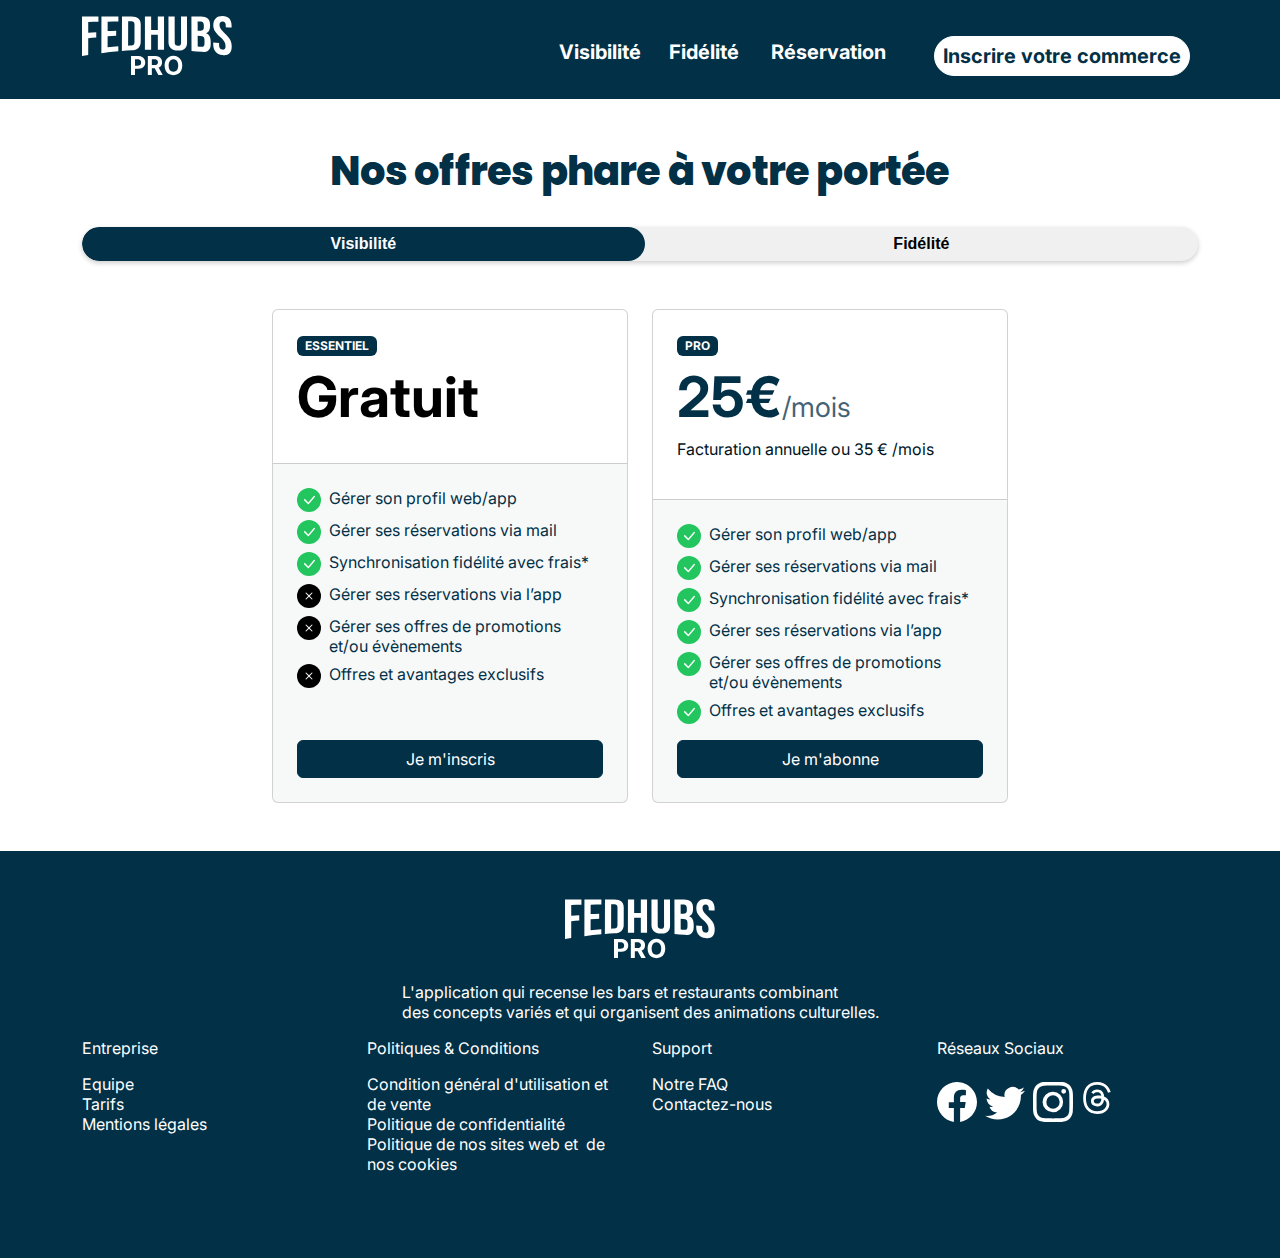
<file: pricing.html>
<!DOCTYPE html>
<html data-bs-theme="light" lang="en">

<head>
    <meta charset="utf-8">
    <meta name="viewport" content="width=device-width, initial-scale=1.0, shrink-to-fit=no">
    <title>fedhubs_pro_v1 (copy)</title>
    <meta name="theme-color" content="#f9ac8e">
    <link rel="icon" type="image/svg+xml" sizes="491x132" href="assets/img/index/logo.svg">
    <link rel="icon" type="image/png" sizes="512x512" href="assets/img/image%201.png">
    <link rel="stylesheet" href="assets/bootstrap/css/bootstrap.min.css">
    <link rel="manifest" href="manifest.json" crossorigin="use-credentials">
    <link rel="stylesheet" href="https://fonts.googleapis.com/css?family=Inter&amp;display=swap">
    <link rel="stylesheet" href="https://fonts.googleapis.com/css?family=Poppins&amp;display=swap">
    <link rel="stylesheet" href="assets/css/bs-theme-overrides.css">
    <link rel="stylesheet" href="assets/css/Pricing-Yearly--Monthly-badges.css">
    <link rel="stylesheet" href="assets/css/Pricing-Yearly--Monthly-icons.css">
    <link rel="stylesheet" href="assets/css/styles.css">
    <link rel="stylesheet" href="assets/css/toogle_switch.css">
<meta name="description" content="Author: Deban, Category: Food" />
<meta property="title" content="Fedhubs" />
</head>

<body>
    <nav class="navbar navbar-expand-md bg-primary py-3" style="--bs-primary: #023047;--bs-primary-rgb: 2,48,71;background: #023047;">
        <div class="container"><a href="index.html"><img class="d-flex justify-content-center" src="assets/img/brand/logo_pro.svg" alt="logo_fedhubs_pro" width="150px" height="67px"></a><button data-bs-toggle="collapse" data-bs-target="#navcol" class="navbar-toggler"><span class="navbar-toggler-icon"><svg xmlns="http://www.w3.org/2000/svg" width="1em" height="1em" fill="currentColor" viewBox="0 0 16 16" class="bi bi-list fs-1 text-light" aria-label="menu">
                        <path fill-rule="evenodd" d="M2.5 12a.5.5 0 0 1 .5-.5h10a.5.5 0 0 1 0 1H3a.5.5 0 0 1-.5-.5m0-4a.5.5 0 0 1 .5-.5h10a.5.5 0 0 1 0 1H3a.5.5 0 0 1-.5-.5m0-4a.5.5 0 0 1 .5-.5h10a.5.5 0 0 1 0 1H3a.5.5 0 0 1-.5-.5"></path>
                    </svg></span></button>
            <div class="collapse navbar-collapse" id="navcol" style="font-size: 20px;">
                <ul class="navbar-nav ms-auto align-items-md-center mb-2 mb-lg-0">
                    <li class="nav-item mx-2" style="color: var(--bs-light);"><a class="nav-link d-flex justify-content-center" href="visibility.html" style="color: var(--bs-light);padding-top: 13px;padding-right: 12px;">Visibilité</a></li>
                    <li class="nav-item" style="color: var(--bs-light);margin-top: 5px;"><a class="nav-link d-flex justify-content-center me-3" href="loyalty.html" style="color: var(--bs-light);">Fidélité</a></li>
                    <li class="nav-item mx-2" style="color: var(--bs-light);margin-top: 5px;"><a class="nav-link d-flex justify-content-center me-3" href="reservation.html" style="color: var(--bs-light);padding-left: 0px;">Réservation</a></li>
                    <li class="nav-item d-flex justify-content-center mx-2" style="color: var(--bs-light);margin-top: 10px;"><button class="btn btn-light btn-sm ms-md-2" role="button" type="button" style="border-radius: 100px;font-weight: bold;color: var(--bs-primary);font-size: 20px;margin-top: 2px;">Inscrire votre commerce</button></li>
                </ul>
            </div>
        </div>
    </nav>
    <div class="container py-4 py-xl-5">
        <div class="row mb-4">
            <div class="col">
                <h1 class="text-primary align_headlines">Nos offres phare à votre portée</h1>
            </div>
        </div>
        <div>
            <ul class="nav nav-pills nav-fill d-flex justify-content-center toggle-switch btn-group btn-group-toggle" role="tablist">
                <li class="nav-item" role="presentation"><a class="nav-link active" role="tab" data-bs-toggle="pill" href="#tab-1"><span class="switch_pricing">Visibilité</span></a></li>
                <li class="nav-item" role="presentation"><a class="nav-link" role="tab" data-bs-toggle="pill" href="#tab-2"><span class="switch_pricing">Fidélité</span></a></li>
            </ul>
            <div class="tab-content pt-5">
                <div class="tab-pane active" role="tabpanel" id="tab-1">
                    <div class="row gy-4 row-cols-1 row-cols-md-2 row-cols-xl-3 d-flex justify-content-center">
                        <div class="col">
                            <div class="card h-100">
                                <div class="card-body flex-grow-0 p-4"><span class="badge bg-primary text-uppercase mb-2">essentiel</span>
                                    <h4 class="display-4 fw-bold card-title" style="color: var(--bs-black);">Gratuit</h4>
                                </div>
                                <div class="card-footer d-flex flex-column flex-grow-1 justify-content-between p-4">
                                    <div>
                                        <ul class="list-unstyled">
                                            <li class="d-flex mb-2"><span class="bs-icon-xs bs-icon-rounded bs-icon-primary-light bs-icon me-2" style="background: #22c55e;border-radius: 20px;"><svg class="bi bi-check-lg" xmlns="http://www.w3.org/2000/svg" width="1em" height="1em" fill="currentColor" viewbox="0 0 16 16" color="white"><path d="M12.736 3.97a.733.733 0 0 1 1.047 0c.286.289.29.756.01 1.05L7.88 12.01a.733.733 0 0 1-1.065.02L3.217 8.384a.757.757 0 0 1 0-1.06.733.733 0 0 1 1.047 0l3.052 3.093 5.4-6.425a.247.247 0 0 1 .02-.022"></path></svg></span><span>Gérer son profil web/app</span></li>
                                            <li class="d-flex mb-2"><span class="bs-icon-xs bs-icon-rounded bs-icon-primary-light bs-icon me-2" style="background: #22c55e;border-radius: 20px;"><svg class="bi bi-check-lg" xmlns="http://www.w3.org/2000/svg" width="1em" height="1em" fill="currentColor" viewbox="0 0 16 16" color="white"><path d="M12.736 3.97a.733.733 0 0 1 1.047 0c.286.289.29.756.01 1.05L7.88 12.01a.733.733 0 0 1-1.065.02L3.217 8.384a.757.757 0 0 1 0-1.06.733.733 0 0 1 1.047 0l3.052 3.093 5.4-6.425a.247.247 0 0 1 .02-.022"></path></svg></span><span>Gérer ses réservations via mail</span></li>
                                            <li class="d-flex mb-2"><span class="bs-icon-xs bs-icon-rounded bs-icon-primary-light bs-icon me-2" style="background: #22c55e;border-radius: 20px;"><svg class="bi bi-check-lg" xmlns="http://www.w3.org/2000/svg" width="1em" height="1em" fill="currentColor" viewbox="0 0 16 16" color="white"><path d="M12.736 3.97a.733.733 0 0 1 1.047 0c.286.289.29.756.01 1.05L7.88 12.01a.733.733 0 0 1-1.065.02L3.217 8.384a.757.757 0 0 1 0-1.06.733.733 0 0 1 1.047 0l3.052 3.093 5.4-6.425a.247.247 0 0 1 .02-.022"></path></svg></span><span>Synchronisation fidélité avec frais*</span></li>
                                            <li class="d-flex mb-2"><span class="bs-icon-xs bs-icon-rounded bs-icon-primary-light bs-icon me-2" style="background: var(--bs-emphasis-color);border-radius: 20px;"><svg class="bi bi-x-lg" xmlns="http://www.w3.org/2000/svg" width="1em" height="1em" fill="currentColor" viewBox="0 0 16 16" color="white">
  <path d="M4.646 4.646a.5.5 0 0 1 .708 0L8 7.293l2.646-2.647a.5.5 0 0 1 .708.708L8.707 8l2.647 2.646a.5.5 0 0 1-.708.708L8 8.707l-2.646 2.647a.5.5 0 1 1-.708-.708L7.293 8 4.646 5.354a.5.5 0 0 1 0-.708z"/>
</svg></span><span>Gérer ses réservations via l’app</span></li>
                                            <li class="d-flex mb-2"><span class="bs-icon-xs bs-icon-rounded bs-icon-primary-light bs-icon me-2" style="background: var(--bs-emphasis-color);border-radius: 20px;"><svg class="bi bi-x-lg" xmlns="http://www.w3.org/2000/svg" width="1em" height="1em" fill="currentColor" viewBox="0 0 16 16" color="white">
  <path d="M4.646 4.646a.5.5 0 0 1 .708 0L8 7.293l2.646-2.647a.5.5 0 0 1 .708.708L8.707 8l2.647 2.646a.5.5 0 0 1-.708.708L8 8.707l-2.646 2.647a.5.5 0 1 1-.708-.708L7.293 8 4.646 5.354a.5.5 0 0 1 0-.708z"/>
</svg></span><span>Gérer ses offres de promotions et/ou évènements</span></li>
                                            <li class="d-flex mb-2"><span class="bs-icon-xs bs-icon-rounded bs-icon-primary-light bs-icon me-2" style="background: var(--bs-emphasis-color);border-radius: 20px;"><svg class="bi bi-x-lg" xmlns="http://www.w3.org/2000/svg" width="1em" height="1em" fill="currentColor" viewBox="0 0 16 16" color="white">
  <path d="M4.646 4.646a.5.5 0 0 1 .708 0L8 7.293l2.646-2.647a.5.5 0 0 1 .708.708L8.707 8l2.647 2.646a.5.5 0 0 1-.708.708L8 8.707l-2.646 2.647a.5.5 0 1 1-.708-.708L7.293 8 4.646 5.354a.5.5 0 0 1 0-.708z"/>
</svg></span><span>Offres et avantages exclusifs</span></li>
                                        </ul>
                                    </div><button class="btn btn-primary d-block w-100" type="button">Je m'inscris</button>
                                </div>
                            </div>
                        </div>
                        <div class="col">
                            <div class="card h-100">
                                <div class="card-body flex-grow-0 p-4"><span class="badge bg-primary text-uppercase mb-2">Pro</span>
                                    <h4 class="display-4 fw-bold card-title">25€<span class="fs-3 fw-normal text-muted">/mois</span></h4>
                                    <p style="color: var(--bs-primary-text-emphasis);">Facturation annuelle ou 35 € /mois</p>
                                </div>
                                <div class="card-footer d-flex flex-column flex-grow-1 justify-content-between p-4">
                                    <div>
                                        <ul class="list-unstyled">
                                            <li class="d-flex mb-2"><span class="bs-icon-xs bs-icon-rounded bs-icon-primary-light bs-icon me-2" style="background: #22c55e;border-radius: 20px;"><svg class="bi bi-check-lg" xmlns="http://www.w3.org/2000/svg" width="1em" height="1em" fill="currentColor" viewbox="0 0 16 16" color="white"><path d="M12.736 3.97a.733.733 0 0 1 1.047 0c.286.289.29.756.01 1.05L7.88 12.01a.733.733 0 0 1-1.065.02L3.217 8.384a.757.757 0 0 1 0-1.06.733.733 0 0 1 1.047 0l3.052 3.093 5.4-6.425a.247.247 0 0 1 .02-.022"></path></svg></span><span>Gérer son profil web/app</span></li>
                                            <li class="d-flex mb-2"><span class="bs-icon-xs bs-icon-rounded bs-icon-primary-light bs-icon me-2" style="background: #22c55e;border-radius: 20px;"><svg class="bi bi-check-lg" xmlns="http://www.w3.org/2000/svg" width="1em" height="1em" fill="currentColor" viewbox="0 0 16 16" color="white"><path d="M12.736 3.97a.733.733 0 0 1 1.047 0c.286.289.29.756.01 1.05L7.88 12.01a.733.733 0 0 1-1.065.02L3.217 8.384a.757.757 0 0 1 0-1.06.733.733 0 0 1 1.047 0l3.052 3.093 5.4-6.425a.247.247 0 0 1 .02-.022"></path></svg></span><span>Gérer ses réservations via mail</span></li>
                                            <li class="d-flex mb-2"><span class="bs-icon-xs bs-icon-rounded bs-icon-primary-light bs-icon me-2" style="background: #22c55e;border-radius: 20px;"><svg class="bi bi-check-lg" xmlns="http://www.w3.org/2000/svg" width="1em" height="1em" fill="currentColor" viewbox="0 0 16 16" color="white"><path d="M12.736 3.97a.733.733 0 0 1 1.047 0c.286.289.29.756.01 1.05L7.88 12.01a.733.733 0 0 1-1.065.02L3.217 8.384a.757.757 0 0 1 0-1.06.733.733 0 0 1 1.047 0l3.052 3.093 5.4-6.425a.247.247 0 0 1 .02-.022"></path></svg></span><span>Synchronisation fidélité avec frais*</span></li>
                                            <li class="d-flex mb-2"><span class="bs-icon-xs bs-icon-rounded bs-icon-primary-light bs-icon me-2" style="background: #22c55e;border-radius: 20px;"><svg class="bi bi-check-lg" xmlns="http://www.w3.org/2000/svg" width="1em" height="1em" fill="currentColor" viewbox="0 0 16 16" color="white"><path d="M12.736 3.97a.733.733 0 0 1 1.047 0c.286.289.29.756.01 1.05L7.88 12.01a.733.733 0 0 1-1.065.02L3.217 8.384a.757.757 0 0 1 0-1.06.733.733 0 0 1 1.047 0l3.052 3.093 5.4-6.425a.247.247 0 0 1 .02-.022"></path></svg></span><span>Gérer ses réservations via l’app</span></li>
                                            <li class="d-flex mb-2"><span class="bs-icon-xs bs-icon-rounded bs-icon-primary-light bs-icon me-2" style="background: #22c55e;border-radius: 20px;"><svg class="bi bi-check-lg" xmlns="http://www.w3.org/2000/svg" width="1em" height="1em" fill="currentColor" viewbox="0 0 16 16" color="white"><path d="M12.736 3.97a.733.733 0 0 1 1.047 0c.286.289.29.756.01 1.05L7.88 12.01a.733.733 0 0 1-1.065.02L3.217 8.384a.757.757 0 0 1 0-1.06.733.733 0 0 1 1.047 0l3.052 3.093 5.4-6.425a.247.247 0 0 1 .02-.022"></path></svg></span><span>Gérer ses offres de promotions et/ou évènements</span></li>
                                            <li class="d-flex mb-2"><span class="bs-icon-xs bs-icon-rounded bs-icon-primary-light bs-icon me-2" style="background: #22c55e;border-radius: 20px;"><svg class="bi bi-check-lg" xmlns="http://www.w3.org/2000/svg" width="1em" height="1em" fill="currentColor" viewbox="0 0 16 16" color="white"><path d="M12.736 3.97a.733.733 0 0 1 1.047 0c.286.289.29.756.01 1.05L7.88 12.01a.733.733 0 0 1-1.065.02L3.217 8.384a.757.757 0 0 1 0-1.06.733.733 0 0 1 1.047 0l3.052 3.093 5.4-6.425a.247.247 0 0 1 .02-.022"></path></svg></span><span>Offres et avantages exclusifs</span></li>
                                        </ul>
                                    </div><button class="btn btn-primary d-block w-100" type="button">Je m'abonne</button>
                                </div>
                            </div>
                        </div>
                    </div>
                </div>
                <div class="tab-pane" role="tabpanel" id="tab-2">
                    <div class="row gy-4 row-cols-1 row-cols-md-2 row-cols-xl-3">
                        <div class="col">
                            <div class="card h-100">
                                <div class="card-body flex-grow-0 p-4"><span class="badge bg-primary text-uppercase mb-2">Starter</span>
                                    <h4 class="display-4 fw-bold card-title">35€<span class="fs-3 fw-normal text-muted">/mois&nbsp;<span style="font-size: 16px;color: rgba(0,0,0,0.75);"><span style="color: rgb(2, 48, 71);">(facturation annuel)</span></span></span></h4>
                                    <p>40 €HT/mois (facturation trimestriel)</p>
                                    <p>50 €HT/mois (facturation mensuel)</p>
                                </div>
                                <div class="card-footer d-flex flex-column flex-grow-1 justify-content-between p-4">
                                    <div>
                                        <ul class="list-unstyled">
                                            <li class="d-flex mb-2"><span class="bs-icon-xs bs-icon-rounded bs-icon-primary-light bs-icon me-2" style="background: #22c55e;border-radius: 20px;"><svg class="bi bi-check-lg" xmlns="http://www.w3.org/2000/svg" width="1em" height="1em" fill="currentColor" viewbox="0 0 16 16" color="white"><path d="M12.736 3.97a.733.733 0 0 1 1.047 0c.286.289.29.756.01 1.05L7.88 12.01a.733.733 0 0 1-1.065.02L3.217 8.384a.757.757 0 0 1 0-1.06.733.733 0 0 1 1.047 0l3.052 3.093 5.4-6.425a.247.247 0 0 1 .02-.022"></path></svg></span><span>1 type d'offre de promotion</span></li>
                                            <li class="d-flex mb-2"><span class="bs-icon-xs bs-icon-rounded bs-icon-primary-light bs-icon me-2" style="background: #22c55e;border-radius: 20px;"><svg class="bi bi-check-lg" xmlns="http://www.w3.org/2000/svg" width="1em" height="1em" fill="currentColor" viewbox="0 0 16 16" color="white"><path d="M12.736 3.97a.733.733 0 0 1 1.047 0c.286.289.29.756.01 1.05L7.88 12.01a.733.733 0 0 1-1.065.02L3.217 8.384a.757.757 0 0 1 0-1.06.733.733 0 0 1 1.047 0l3.052 3.093 5.4-6.425a.247.247 0 0 1 .02-.022"></path></svg></span><span>1 localisations pour des notifications publicitaires</span></li>
                                            <li class="d-flex mb-2"><span class="bs-icon-xs bs-icon-rounded bs-icon-primary-light bs-icon me-2" style="background: #22c55e;border-radius: 20px;"><svg class="bi bi-check-lg" xmlns="http://www.w3.org/2000/svg" width="1em" height="1em" fill="currentColor" viewbox="0 0 16 16" color="white"><path d="M12.736 3.97a.733.733 0 0 1 1.047 0c.286.289.29.756.01 1.05L7.88 12.01a.733.733 0 0 1-1.065.02L3.217 8.384a.757.757 0 0 1 0-1.06.733.733 0 0 1 1.047 0l3.052 3.093 5.4-6.425a.247.247 0 0 1 .02-.022"></path></svg></span><span>Cartes numérique illimité</span></li>
                                            <li class="d-flex mb-2"><span class="bs-icon-xs bs-icon-rounded bs-icon-primary-light bs-icon me-2" style="background: #22c55e;border-radius: 20px;"><svg class="bi bi-check-lg" xmlns="http://www.w3.org/2000/svg" width="1em" height="1em" fill="currentColor" viewbox="0 0 16 16" color="white"><path d="M12.736 3.97a.733.733 0 0 1 1.047 0c.286.289.29.756.01 1.05L7.88 12.01a.733.733 0 0 1-1.065.02L3.217 8.384a.757.757 0 0 1 0-1.06.733.733 0 0 1 1.047 0l3.052 3.093 5.4-6.425a.247.247 0 0 1 .02-.022"></path></svg></span><span>Notifications push illimité</span></li>
                                            <li class="d-flex mb-2"><span class="bs-icon-xs bs-icon-rounded bs-icon-primary-light bs-icon me-2" style="background: var(--bs-emphasis-color);border-radius: 20px;"><svg class="bi bi-x-lg" xmlns="http://www.w3.org/2000/svg" width="1em" height="1em" fill="currentColor" viewBox="0 0 16 16" color="white">
  <path d="M4.646 4.646a.5.5 0 0 1 .708 0L8 7.293l2.646-2.647a.5.5 0 0 1 .708.708L8.707 8l2.647 2.646a.5.5 0 0 1-.708.708L8 8.707l-2.646 2.647a.5.5 0 1 1-.708-.708L7.293 8 4.646 5.354a.5.5 0 0 1 0-.708z"/>
</svg></span><span>Pas de gestionnaires</span></li>
                                            <li class="d-flex mb-2"><span class="bs-icon-xs bs-icon-rounded bs-icon-primary-light bs-icon me-2" style="background: var(--bs-emphasis-color);border-radius: 20px;"><svg class="bi bi-x-lg" xmlns="http://www.w3.org/2000/svg" width="1em" height="1em" fill="currentColor" viewBox="0 0 16 16" color="white">
  <path d="M4.646 4.646a.5.5 0 0 1 .708 0L8 7.293l2.646-2.647a.5.5 0 0 1 .708.708L8.707 8l2.647 2.646a.5.5 0 0 1-.708.708L8 8.707l-2.646 2.647a.5.5 0 1 1-.708-.708L7.293 8 4.646 5.354a.5.5 0 0 1 0-.708z"/>
</svg></span><span>Marque blanche</span></li>
                                            <li class="d-flex mb-2"><span class="bs-icon-xs bs-icon-rounded bs-icon-primary-light bs-icon me-2" style="background: var(--bs-emphasis-color);border-radius: 20px;"><svg class="bi bi-x-lg" xmlns="http://www.w3.org/2000/svg" width="1em" height="1em" fill="currentColor" viewBox="0 0 16 16" color="white">
  <path d="M4.646 4.646a.5.5 0 0 1 .708 0L8 7.293l2.646-2.647a.5.5 0 0 1 .708.708L8.707 8l2.647 2.646a.5.5 0 0 1-.708.708L8 8.707l-2.646 2.647a.5.5 0 1 1-.708-.708L7.293 8 4.646 5.354a.5.5 0 0 1 0-.708z"/>
</svg></span><span>API</span></li>
                                        </ul>
                                    </div><button class="btn btn-primary d-block w-100" type="button">Je m'abonne</button>
                                </div>
                            </div>
                        </div>
                        <div class="col">
                            <div class="card h-100">
                                <div class="card-body flex-grow-0 p-4"><span class="badge bg-primary text-uppercase mb-2">business</span>
                                    <h4 class="display-4 fw-bold card-title">70€<span class="fs-3 fw-normal text-muted">/mois&nbsp;<span style="font-size: 16px;color: rgba(0,0,0,0.75);"><span style="color: rgb(2, 48, 71);">(facturation&nbsp;annuel)</span></span></span></h4>
                                    <p>90 €HT/mois (facturation trimestriel)</p>
                                    <p>100 €HT/mois (facturation mensuel)</p>
                                </div>
                                <div class="card-footer d-flex flex-column flex-grow-1 justify-content-between p-4">
                                    <div>
                                        <ul class="list-unstyled">
                                            <li class="d-flex mb-2"><span class="bs-icon-xs bs-icon-rounded bs-icon-primary-light bs-icon me-2" style="background: #22c55e;border-radius: 20px;"><svg class="bi bi-check-lg" xmlns="http://www.w3.org/2000/svg" width="1em" height="1em" fill="currentColor" viewbox="0 0 16 16" color="white"><path d="M12.736 3.97a.733.733 0 0 1 1.047 0c.286.289.29.756.01 1.05L7.88 12.01a.733.733 0 0 1-1.065.02L3.217 8.384a.757.757 0 0 1 0-1.06.733.733 0 0 1 1.047 0l3.052 3.093 5.4-6.425a.247.247 0 0 1 .02-.022"></path></svg></span><span>3 types d'offres de promotions</span></li>
                                            <li class="d-flex mb-2"><span class="bs-icon-xs bs-icon-rounded bs-icon-primary-light bs-icon me-2" style="background: #22c55e;border-radius: 20px;"><svg class="bi bi-check-lg" xmlns="http://www.w3.org/2000/svg" width="1em" height="1em" fill="currentColor" viewbox="0 0 16 16" color="white"><path d="M12.736 3.97a.733.733 0 0 1 1.047 0c.286.289.29.756.01 1.05L7.88 12.01a.733.733 0 0 1-1.065.02L3.217 8.384a.757.757 0 0 1 0-1.06.733.733 0 0 1 1.047 0l3.052 3.093 5.4-6.425a.247.247 0 0 1 .02-.022"></path></svg></span><span>3 localisations pour des notifications publicitaires</span></li>
                                            <li class="d-flex mb-2"><span class="bs-icon-xs bs-icon-rounded bs-icon-primary-light bs-icon me-2" style="background: #22c55e;border-radius: 20px;"><svg class="bi bi-check-lg" xmlns="http://www.w3.org/2000/svg" width="1em" height="1em" fill="currentColor" viewbox="0 0 16 16" color="white"><path d="M12.736 3.97a.733.733 0 0 1 1.047 0c.286.289.29.756.01 1.05L7.88 12.01a.733.733 0 0 1-1.065.02L3.217 8.384a.757.757 0 0 1 0-1.06.733.733 0 0 1 1.047 0l3.052 3.093 5.4-6.425a.247.247 0 0 1 .02-.022"></path></svg></span><span>Cartes numérique illimité</span></li>
                                            <li class="d-flex mb-2"><span class="bs-icon-xs bs-icon-rounded bs-icon-primary-light bs-icon me-2" style="background: #22c55e;border-radius: 20px;"><svg class="bi bi-check-lg" xmlns="http://www.w3.org/2000/svg" width="1em" height="1em" fill="currentColor" viewbox="0 0 16 16" color="white"><path d="M12.736 3.97a.733.733 0 0 1 1.047 0c.286.289.29.756.01 1.05L7.88 12.01a.733.733 0 0 1-1.065.02L3.217 8.384a.757.757 0 0 1 0-1.06.733.733 0 0 1 1.047 0l3.052 3.093 5.4-6.425a.247.247 0 0 1 .02-.022"></path></svg></span><span>Notifications push illimité</span></li>
                                            <li class="d-flex mb-2"><span class="bs-icon-xs bs-icon-rounded bs-icon-primary-light bs-icon me-2" style="background: #22c55e;border-radius: 20px;"><svg class="bi bi-check-lg" xmlns="http://www.w3.org/2000/svg" width="1em" height="1em" fill="currentColor" viewbox="0 0 16 16" color="white"><path d="M12.736 3.97a.733.733 0 0 1 1.047 0c.286.289.29.756.01 1.05L7.88 12.01a.733.733 0 0 1-1.065.02L3.217 8.384a.757.757 0 0 1 0-1.06.733.733 0 0 1 1.047 0l3.052 3.093 5.4-6.425a.247.247 0 0 1 .02-.022"></path></svg></span><span>10 gestionnaires</span></li>
                                            <li class="d-flex mb-2"><span class="bs-icon-xs bs-icon-rounded bs-icon-primary-light bs-icon me-2" style="background: var(--bs-emphasis-color);border-radius: 20px;"><svg class="bi bi-x-lg" xmlns="http://www.w3.org/2000/svg" width="1em" height="1em" fill="currentColor" viewBox="0 0 16 16" color="white">
  <path d="M4.646 4.646a.5.5 0 0 1 .708 0L8 7.293l2.646-2.647a.5.5 0 0 1 .708.708L8.707 8l2.647 2.646a.5.5 0 0 1-.708.708L8 8.707l-2.646 2.647a.5.5 0 1 1-.708-.708L7.293 8 4.646 5.354a.5.5 0 0 1 0-.708z"/>
</svg></span><span>Marque blanche</span></li>
                                            <li class="d-flex mb-2"><span class="bs-icon-xs bs-icon-rounded bs-icon-primary-light bs-icon me-2" style="background: var(--bs-emphasis-color);border-radius: 20px;"><svg class="bi bi-x-lg" xmlns="http://www.w3.org/2000/svg" width="1em" height="1em" fill="currentColor" viewBox="0 0 16 16" color="white">
  <path d="M4.646 4.646a.5.5 0 0 1 .708 0L8 7.293l2.646-2.647a.5.5 0 0 1 .708.708L8.707 8l2.647 2.646a.5.5 0 0 1-.708.708L8 8.707l-2.646 2.647a.5.5 0 1 1-.708-.708L7.293 8 4.646 5.354a.5.5 0 0 1 0-.708z"/>
</svg></span><span>API</span></li>
                                        </ul>
                                    </div><button class="btn btn-primary d-block w-100" type="button">Je m'abonne</button>
                                </div>
                            </div>
                        </div>
                        <div class="col">
                            <div class="card h-100">
                                <div class="card-body flex-grow-0 p-4"><span class="badge bg-primary text-uppercase mb-2">premium+</span>
                                    <h4 class="display-4 fw-bold card-title">120€<span class="fs-3 fw-normal text-muted">/mois&nbsp;<span style="font-size: 16px;color: rgba(0,0,0,0.75);"><span style="color: rgb(2, 48, 71);">(facturation annuel)</span></span></span></h4>
                                    <p>175 €HT/mois (facturation trimestriel)</p>
                                    <p>205 €HT/mois (facturation mensuel)</p>
                                </div>
                                <div class="card-footer d-flex flex-column flex-grow-1 justify-content-between p-4">
                                    <div>
                                        <ul class="list-unstyled">
                                            <li class="d-flex mb-2"><span class="bs-icon-xs bs-icon-rounded bs-icon-primary-light bs-icon me-2" style="background: #22c55e;border-radius: 20px;"><svg class="bi bi-check-lg" xmlns="http://www.w3.org/2000/svg" width="1em" height="1em" fill="currentColor" viewbox="0 0 16 16" color="white"><path d="M12.736 3.97a.733.733 0 0 1 1.047 0c.286.289.29.756.01 1.05L7.88 12.01a.733.733 0 0 1-1.065.02L3.217 8.384a.757.757 0 0 1 0-1.06.733.733 0 0 1 1.047 0l3.052 3.093 5.4-6.425a.247.247 0 0 1 .02-.022"></path></svg></span><span>10 types d'offres de promotions</span></li>
                                            <li class="d-flex mb-2"><span class="bs-icon-xs bs-icon-rounded bs-icon-primary-light bs-icon me-2" style="background: #22c55e;border-radius: 20px;"><svg class="bi bi-check-lg" xmlns="http://www.w3.org/2000/svg" width="1em" height="1em" fill="currentColor" viewbox="0 0 16 16" color="white"><path d="M12.736 3.97a.733.733 0 0 1 1.047 0c.286.289.29.756.01 1.05L7.88 12.01a.733.733 0 0 1-1.065.02L3.217 8.384a.757.757 0 0 1 0-1.06.733.733 0 0 1 1.047 0l3.052 3.093 5.4-6.425a.247.247 0 0 1 .02-.022"></path></svg></span><span>10 localisations pour des notifications publicitaires</span></li>
                                            <li class="d-flex mb-2"><span class="bs-icon-xs bs-icon-rounded bs-icon-primary-light bs-icon me-2" style="background: #22c55e;border-radius: 20px;"><svg class="bi bi-check-lg" xmlns="http://www.w3.org/2000/svg" width="1em" height="1em" fill="currentColor" viewbox="0 0 16 16" color="white"><path d="M12.736 3.97a.733.733 0 0 1 1.047 0c.286.289.29.756.01 1.05L7.88 12.01a.733.733 0 0 1-1.065.02L3.217 8.384a.757.757 0 0 1 0-1.06.733.733 0 0 1 1.047 0l3.052 3.093 5.4-6.425a.247.247 0 0 1 .02-.022"></path></svg></span><span>Cartes numérique illimité</span></li>
                                            <li class="d-flex mb-2"><span class="bs-icon-xs bs-icon-rounded bs-icon-primary-light bs-icon me-2" style="background: #22c55e;border-radius: 20px;"><svg class="bi bi-check-lg" xmlns="http://www.w3.org/2000/svg" width="1em" height="1em" fill="currentColor" viewbox="0 0 16 16" color="white"><path d="M12.736 3.97a.733.733 0 0 1 1.047 0c.286.289.29.756.01 1.05L7.88 12.01a.733.733 0 0 1-1.065.02L3.217 8.384a.757.757 0 0 1 0-1.06.733.733 0 0 1 1.047 0l3.052 3.093 5.4-6.425a.247.247 0 0 1 .02-.022"></path></svg></span><span>Notifications push illimité</span></li>
                                            <li class="d-flex mb-2"><span class="bs-icon-xs bs-icon-rounded bs-icon-primary-light bs-icon me-2" style="background: #22c55e;border-radius: 20px;"><svg class="bi bi-check-lg" xmlns="http://www.w3.org/2000/svg" width="1em" height="1em" fill="currentColor" viewbox="0 0 16 16" color="white"><path d="M12.736 3.97a.733.733 0 0 1 1.047 0c.286.289.29.756.01 1.05L7.88 12.01a.733.733 0 0 1-1.065.02L3.217 8.384a.757.757 0 0 1 0-1.06.733.733 0 0 1 1.047 0l3.052 3.093 5.4-6.425a.247.247 0 0 1 .02-.022"></path></svg></span><span>50 gestionnaires</span></li>
                                            <li class="d-flex mb-2"><span class="bs-icon-xs bs-icon-rounded bs-icon-primary-light bs-icon me-2" style="background: #22c55e;border-radius: 20px;"><svg class="bi bi-check-lg" xmlns="http://www.w3.org/2000/svg" width="1em" height="1em" fill="currentColor" viewbox="0 0 16 16" color="white"><path d="M12.736 3.97a.733.733 0 0 1 1.047 0c.286.289.29.756.01 1.05L7.88 12.01a.733.733 0 0 1-1.065.02L3.217 8.384a.757.757 0 0 1 0-1.06.733.733 0 0 1 1.047 0l3.052 3.093 5.4-6.425a.247.247 0 0 1 .02-.022"></path></svg></span><span>Marque blanche</span></li>
                                            <li class="d-flex mb-2"><span class="bs-icon-xs bs-icon-rounded bs-icon-primary-light bs-icon me-2" style="background: #22c55e;border-radius: 20px;"><svg class="bi bi-check-lg" xmlns="http://www.w3.org/2000/svg" width="1em" height="1em" fill="currentColor" viewbox="0 0 16 16" color="white"><path d="M12.736 3.97a.733.733 0 0 1 1.047 0c.286.289.29.756.01 1.05L7.88 12.01a.733.733 0 0 1-1.065.02L3.217 8.384a.757.757 0 0 1 0-1.06.733.733 0 0 1 1.047 0l3.052 3.093 5.4-6.425a.247.247 0 0 1 .02-.022"></path></svg></span><span>API</span></li>
                                        </ul>
                                    </div><button class="btn btn-primary d-block w-100" type="button">Je m'abonne</button>
                                </div>
                            </div>
                        </div>
                    </div>
                </div>
            </div>
        </div>
    </div>
    <footer class="bg-primary" style="background: #023047;">
        <div class="container py-4 py-lg-5">
            <div class="row">
                <div class="col d-xxl-flex justify-content-xxl-center"><a class="navbar-brand d-flex justify-content-start align-items-center justify-content-sm-start justify-content-md-center justify-content-lg-center mb-3" href="#"><span class="d-flex justify-content-center"><img class="d-flex align-items-start" src="assets/img/brand/logo_pro.svg" alt="logo_fedhubs_pro" width="150px" height="67px"></span></a></div>
            </div>
            <div class="row">
                <div class="col d-lg-flex justify-content-center">
                    <p class="text-light d-xxl-flex justify-content-xxl-center align-items-xxl-center">L'application qui recense les bars et restaurants combinant <br>des concepts variés et qui organisent des animations culturelles.</p>
                </div>
            </div>
            <div class="row text-light justify-content-center">
                <div class="col-sm-4 col-md-3 text-lg-start text-light d-flex flex-column item">
                    <p class="text-light">Entreprise</p>
                    <ul class="list-unstyled text-light">
                        <li class="text-light"><a class="link-light no-underline" href="team.html">Equipe</a></li>
                        <li class="text-light"><a class="link-light no-underline" href="pricing.html">Tarifs</a></li>
                        <li class="text-light"><a class="link-light no-underline" href="mentions_legales.html">Mentions légales</a></li>
                    </ul>
                </div>
                <div class="col-sm-4 col-md-3 text-lg-start text-light d-flex flex-column item">
                    <p class="text-light">Politiques &amp; Conditions</p>
                    <ul class="list-unstyled text-light">
                        <li class="text-light"><a class="link-light no-underline" href="cgu.html">Condition général d'utilisation et de vente</a></li>
                        <li class="text-light"><a class="link-light no-underline" href="confidential1.html">Politique de confidentialité</a></li>
                        <li class="text-light"><a class="link-light no-underline" href="political-cookies1.html">Politique de nos sites web et&nbsp; de nos cookies<br><br></a></li>
                    </ul>
                </div>
                <div class="col-sm-4 col-md-3 text-lg-start text-light d-flex flex-column item">
                    <p class="text-light">Support</p>
                    <ul class="list-unstyled text-light">
                        <li class="text-light"><a class="link-light no-underline" href="faq.html">Notre FAQ</a></li>
                        <li class="text-light"><a class="link-light no-underline" href="#">Contactez-nous</a></li>
                    </ul>
                </div>
                <div class="col-lg-3 text-lg-start text-light d-flex flex-column order-last align-items-lg-start order-lg-last item social">
                    <div class="text-light d-flex align-items-center justify-content-md-center mb-2">
                        <p class="text-light">Réseaux Sociaux</p>
                    </div>
                    <ul class="list-inline text-light d-md-flex justify-content-md-center mb-0" style="max-width: auto;">
                        <li class="list-inline-item list-inline-item"><svg class="bi bi-facebook fs-1" xmlns="http://www.w3.org/2000/svg" width="1em" height="1em" fill="currentColor" viewbox="0 0 16 16"><path d="M16 8.049c0-4.446-3.582-8.05-8-8.05C3.58 0-.002 3.603-.002 8.05c0 4.017 2.926 7.347 6.75 7.951v-5.625h-2.03V8.05H6.75V6.275c0-2.017 1.195-3.131 3.022-3.131.876 0 1.791.157 1.791.157v1.98h-1.009c-.993 0-1.303.621-1.303 1.258v1.51h2.218l-.354 2.326H9.25V16c3.824-.604 6.75-3.934 6.75-7.951"></path></svg></li>
                        <li class="list-inline-item list-inline-item"><svg class="bi bi-linkedin fs-1" xmlns="http://www.w3.org/2000/svg" width="1em" height="1em" fill="currentColor" viewbox="0 0 16 16"><path d="M5.026 15c6.038 0 9.341-5.003 9.341-9.334 0-.14 0-.282-.006-.422A6.685 6.685 0 0 0 16 3.542a6.658 6.658 0 0 1-1.889.518 3.301 3.301 0 0 0 1.447-1.817 6.533 6.533 0 0 1-2.087.793A3.286 3.286 0 0 0 7.875 6.03a9.325 9.325 0 0 1-6.767-3.429 3.289 3.289 0 0 0 1.018 4.382A3.323 3.323 0 0 1 .64 6.575v.045a3.288 3.288 0 0 0 2.632 3.218 3.203 3.203 0 0 1-.865.115 3.23 3.23 0 0 1-.614-.057 3.283 3.283 0 0 0 3.067 2.277A6.588 6.588 0 0 1 .78 13.58a6.32 6.32 0 0 1-.78-.045A9.344 9.344 0 0 0 5.026 15"></path></svg></li>
                        <li class="list-inline-item list-inline-item"><svg class="bi bi-instagram fs-1" xmlns="http://www.w3.org/2000/svg" width="1em" height="1em" fill="currentColor" viewbox="0 0 16 16"><path d="M8 0C5.829 0 5.556.01 4.703.048 3.85.088 3.269.222 2.76.42a3.917 3.917 0 0 0-1.417.923A3.927 3.927 0 0 0 .42 2.76C.222 3.268.087 3.85.048 4.7.01 5.555 0 5.827 0 8.001c0 2.172.01 2.444.048 3.297.04.852.174 1.433.372 1.942.205.526.478.972.923 1.417.444.445.89.719 1.416.923.51.198 1.09.333 1.942.372C5.555 15.99 5.827 16 8 16s2.444-.01 3.298-.048c.851-.04 1.434-.174 1.943-.372a3.916 3.916 0 0 0 1.416-.923c.445-.445.718-.891.923-1.417.197-.509.332-1.09.372-1.942C15.99 10.445 16 10.173 16 8s-.01-2.445-.048-3.299c-.04-.851-.175-1.433-.372-1.941a3.926 3.926 0 0 0-.923-1.417A3.911 3.911 0 0 0 13.24.42c-.51-.198-1.092-.333-1.943-.372C10.443.01 10.172 0 7.998 0h.003zm-.717 1.442h.718c2.136 0 2.389.007 3.232.046.78.035 1.204.166 1.486.275.373.145.64.319.92.599.28.28.453.546.598.92.11.281.24.705.275 1.485.039.843.047 1.096.047 3.231s-.008 2.389-.047 3.232c-.035.78-.166 1.203-.275 1.485a2.47 2.47 0 0 1-.599.919c-.28.28-.546.453-.92.598-.28.11-.704.24-1.485.276-.843.038-1.096.047-3.232.047s-2.39-.009-3.233-.047c-.78-.036-1.203-.166-1.485-.276a2.478 2.478 0 0 1-.92-.598 2.48 2.48 0 0 1-.6-.92c-.109-.281-.24-.705-.275-1.485-.038-.843-.046-1.096-.046-3.233 0-2.136.008-2.388.046-3.231.036-.78.166-1.204.276-1.486.145-.373.319-.64.599-.92.28-.28.546-.453.92-.598.282-.11.705-.24 1.485-.276.738-.034 1.024-.044 2.515-.045v.002zm4.988 1.328a.96.96 0 1 0 0 1.92.96.96 0 0 0 0-1.92zm-4.27 1.122a4.109 4.109 0 1 0 0 8.217 4.109 4.109 0 0 0 0-8.217zm0 1.441a2.667 2.667 0 1 1 0 5.334 2.667 2.667 0 0 1 0-5.334"></path></svg></li>
                        <li class="list-inline-item list-inline-item"><svg aria-label="Threads" class="x1ypdohk x13dflua x11xpdln xk4oym4 xus2keu" fill="var(--bs-light)" height="2em" role="img" viewBox="0 0 192 192" width="100%" xmlns="http://www.w3.org/2000/svg"><path d="M141.537 88.9883C140.71 88.5919 139.87 88.2104 139.019 87.8451C137.537 60.5382 122.616 44.905 97.5619 44.745C97.4484 44.7443 97.3355 44.7443 97.222 44.7443C82.2364 44.7443 69.7731 51.1409 62.102 62.7807L75.881 72.2328C81.6116 63.5383 90.6052 61.6848 97.2286 61.6848C97.3051 61.6848 97.3819 61.6848 97.4576 61.6855C105.707 61.7381 111.932 64.1366 115.961 68.814C118.893 72.2193 120.854 76.925 121.825 82.8638C114.511 81.6207 106.601 81.2385 98.145 81.7233C74.3247 83.0954 59.0111 96.9879 60.0396 116.292C60.5615 126.084 65.4397 134.508 73.775 140.011C80.8224 144.663 89.899 146.938 99.3323 146.423C111.79 145.74 121.563 140.987 128.381 132.296C133.559 125.696 136.834 117.143 138.28 106.366C144.217 109.949 148.617 114.664 151.047 120.332C155.179 129.967 155.42 145.8 142.501 158.708C131.182 170.016 117.576 174.908 97.0135 175.059C74.2042 174.89 56.9538 167.575 45.7381 153.317C35.2355 139.966 29.8077 120.682 29.6052 96C29.8077 71.3178 35.2355 52.0336 45.7381 38.6827C56.9538 24.4249 74.2039 17.11 97.0132 16.9405C119.988 17.1113 137.539 24.4614 149.184 38.788C154.894 45.8136 159.199 54.6488 162.037 64.9503L178.184 60.6422C174.744 47.9622 169.331 37.0357 161.965 27.974C147.036 9.60668 125.202 0.195148 97.0695 0H96.9569C68.8816 0.19447 47.2921 9.6418 32.7883 28.0793C19.8819 44.4864 13.2244 67.3157 13.0007 95.9325L13 96L13.0007 96.0675C13.2244 124.684 19.8819 147.514 32.7883 163.921C47.2921 182.358 68.8816 191.806 96.9569 192H97.0695C122.03 191.827 139.624 185.292 154.118 170.811C173.081 151.866 172.51 128.119 166.26 113.541C161.776 103.087 153.227 94.5962 141.537 88.9883ZM98.4405 129.507C88.0005 130.095 77.1544 125.409 76.6196 115.372C76.2232 107.93 81.9158 99.626 99.0812 98.6368C101.047 98.5234 102.976 98.468 104.871 98.468C111.106 98.468 116.939 99.0737 122.242 100.233C120.264 124.935 108.662 128.946 98.4405 129.507Z"></path></svg></li>
                    </ul>
                </div>
            </div>
        </div>
    </footer>
    <script src="assets/bootstrap/js/bootstrap.min.js"></script>
    <script src="assets/js/toogle_switch.js"></script>
</body>

</html>
</file>
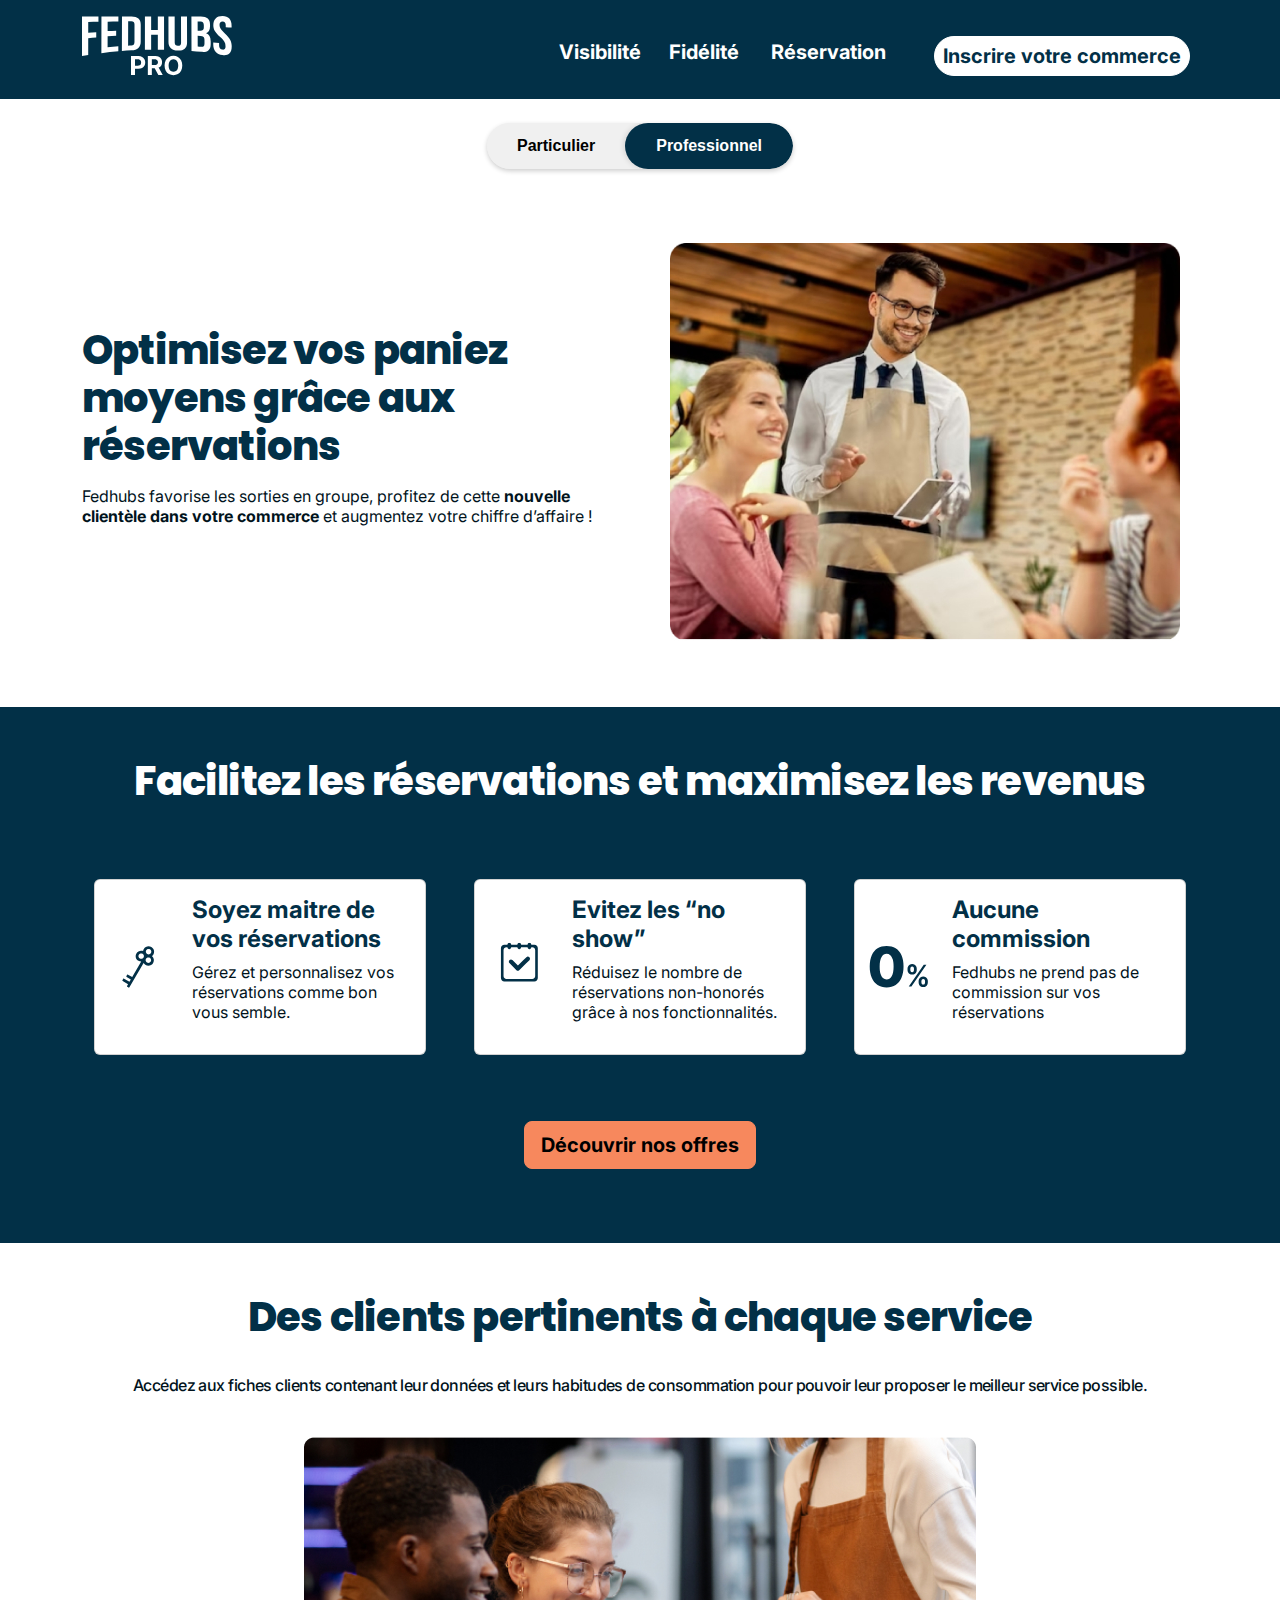
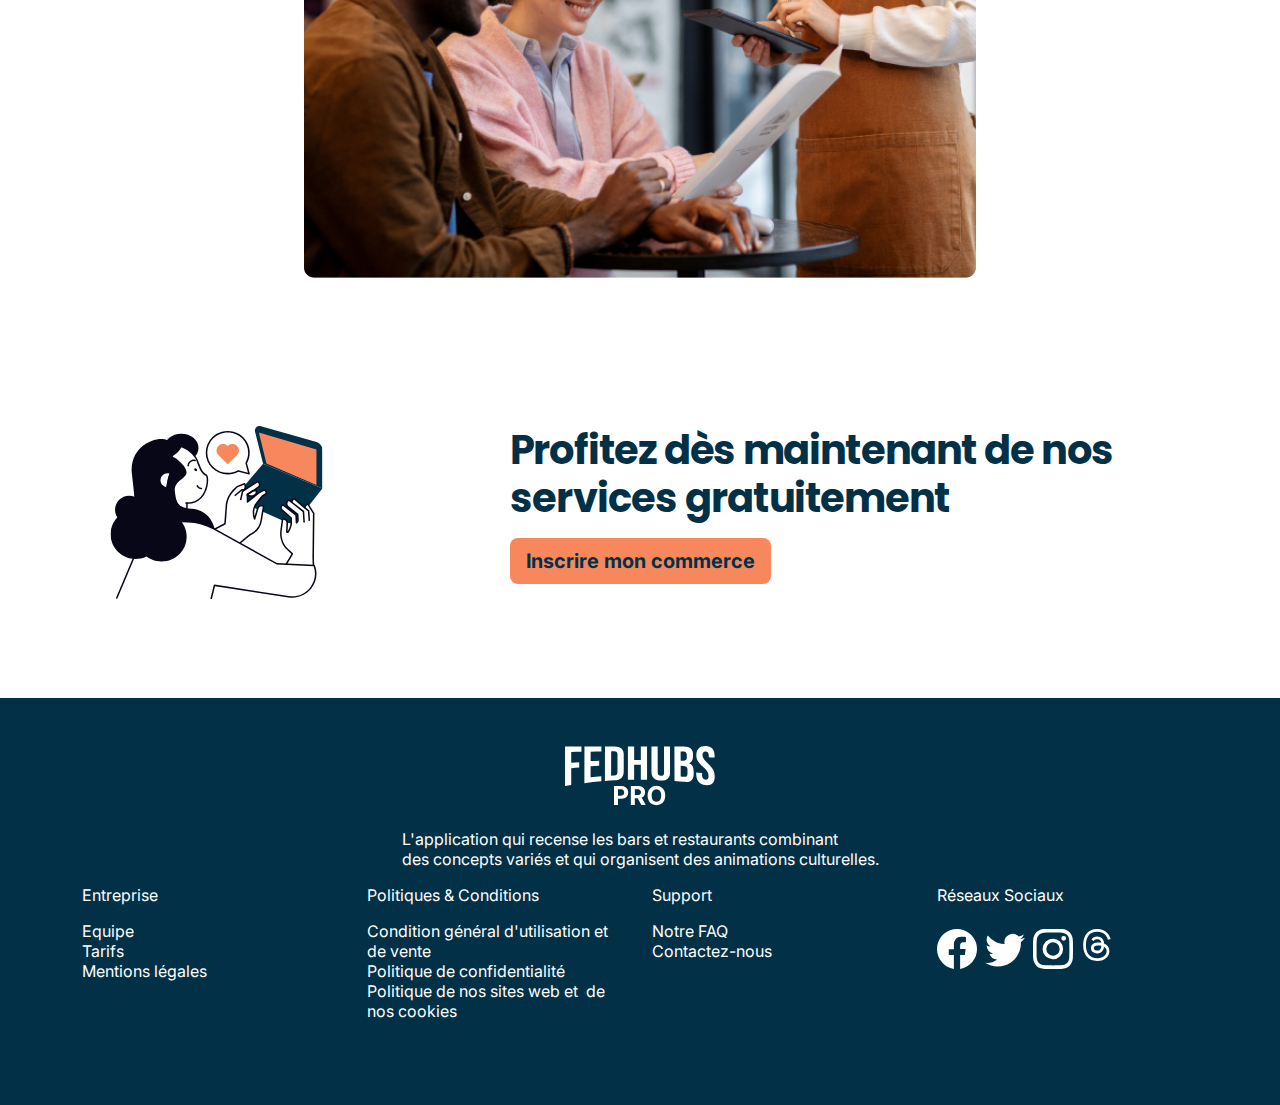
<file: reservation.html>
<!DOCTYPE html>
<html data-bs-theme="light" lang="en">

<head>
    <meta charset="utf-8">
    <meta name="viewport" content="width=device-width, initial-scale=1.0, shrink-to-fit=no">
    <title>fedhubs_pro_v1 (copy)</title>
    <meta name="theme-color" content="#f9ac8e">
    <link rel="icon" type="image/svg+xml" sizes="491x132" href="assets/img/index/logo.svg">
    <link rel="icon" type="image/png" sizes="512x512" href="assets/img/image%201.png">
    <link rel="stylesheet" href="assets/bootstrap/css/bootstrap.min.css">
    <link rel="manifest" href="manifest.json" crossorigin="use-credentials">
    <link rel="stylesheet" href="https://fonts.googleapis.com/css?family=Inter&amp;display=swap">
    <link rel="stylesheet" href="https://fonts.googleapis.com/css?family=Poppins&amp;display=swap">
    <link rel="stylesheet" href="assets/css/bs-theme-overrides.css">
    <link rel="stylesheet" href="assets/css/styles.css">
    <link rel="stylesheet" href="assets/css/toogle_switch.css">
<meta name="description" content="Author: Deban, Category: Food" />
<meta property="title" content="Fedhubs" />
</head>

<body>
    <nav class="navbar navbar-expand-md bg-primary py-3" style="--bs-primary: #023047;--bs-primary-rgb: 2,48,71;background: #023047;">
        <div class="container"><a href="index.html"><img class="d-flex justify-content-center" src="assets/img/brand/logo_pro.svg" alt="logo_fedhubs_pro" width="150px" height="67px"></a><button data-bs-toggle="collapse" data-bs-target="#navcol" class="navbar-toggler"><span class="navbar-toggler-icon"><svg xmlns="http://www.w3.org/2000/svg" width="1em" height="1em" fill="currentColor" viewBox="0 0 16 16" class="bi bi-list fs-1 text-light" aria-label="menu">
                        <path fill-rule="evenodd" d="M2.5 12a.5.5 0 0 1 .5-.5h10a.5.5 0 0 1 0 1H3a.5.5 0 0 1-.5-.5m0-4a.5.5 0 0 1 .5-.5h10a.5.5 0 0 1 0 1H3a.5.5 0 0 1-.5-.5m0-4a.5.5 0 0 1 .5-.5h10a.5.5 0 0 1 0 1H3a.5.5 0 0 1-.5-.5"></path>
                    </svg></span></button>
            <div class="collapse navbar-collapse" id="navcol" style="font-size: 20px;">
                <ul class="navbar-nav ms-auto align-items-md-center mb-2 mb-lg-0">
                    <li class="nav-item mx-2" style="color: var(--bs-light);"><a class="nav-link d-flex justify-content-center" href="visibility.html" style="color: var(--bs-light);padding-top: 13px;padding-right: 12px;">Visibilité</a></li>
                    <li class="nav-item" style="color: var(--bs-light);margin-top: 5px;"><a class="nav-link d-flex justify-content-center me-3" href="loyalty.html" style="color: var(--bs-light);">Fidélité</a></li>
                    <li class="nav-item mx-2" style="color: var(--bs-light);margin-top: 5px;"><a class="nav-link d-flex justify-content-center active me-3" href="reservation.html" style="color: var(--bs-light);padding-left: 0px;">Réservation</a></li>
                    <li class="nav-item d-flex justify-content-center mx-2" style="color: var(--bs-light);margin-top: 10px;"><button class="btn btn-light btn-sm ms-md-2" role="button" type="button" style="border-radius: 100px;font-weight: bold;color: var(--bs-primary);font-size: 20px;margin-top: 2px;">Inscrire votre commerce</button></li>
                </ul>
            </div>
        </div>
    </nav>
    <div class="container d-flex d-md-flex justify-content-center justify-content-md-center my-4">
        <div class="row d-flex">
            <div class="col">
                <div class="toggle-switch btn-group btn-group-toggle" data-toggle="buttons"><input type="radio" autocomplete="off" id="particulier" name="options"><label class="form-label btn" for="particulier">Particulier</label><input type="radio" autocomplete="off" checked="" id="professionnel" name="options"><label class="form-label btn" for="professionnel">Professionnel</label></div>
            </div>
        </div>
    </div>
    <section class="container">
        <div class="row d-lg-flex align-items-lg-center">
            <div class="col-auto spacing_bottom col-12 col-md-6">
                <div class="row">
                    <div class="col">
                        <h1 class="text-primary mb-3">Optimisez vos paniez moyens grâce aux réservations</h1>
                    </div>
                </div>
                <div class="row">
                    <div class="col">
                        <p class="mb-5" style="color: var(--bs-primary-text-emphasis);">Fedhubs favorise les sorties en groupe, profitez de cette <span style="font-weight: bold;">nouvelle clientèle dans votre commerce</span>&nbsp;et augmentez votre chiffre d’affaire !</p>
                    </div>
                </div>
            </div>
            <div class="col text-center mb-3"><img class="img-fluid" src="assets/img/waiter_checking.jpg"></div>
            <div class="col-12 d-lg-flex"><button class="btn btn-outline-primary btn-lg btn-custom btn_mobile" id="btn_cta_desktop-1" type="button" style="border-radius: 26px;letter-spacing: -0.18px;font-weight: bold;">Inscrivez votre commerce</button></div>
        </div>
    </section>
    <section class="bg-primary">
        <div class="container">
            <div class="row mb-3">
                <div class="col mb-3">
                    <h1 class="text-light align_headlines">Facilitez les réservations et maximisez les revenus</h1>
                </div>
            </div>
            <div class="row d-sm-flex justify-content-sm-center row_content_features">
                <div class="col d-flex col-12 col-sm-7 col-md-4 mb-3 col-pp">
                    <div class="container">
                        <div class="card">
                            <div class="card-body d-flex d-xxl-flex align-items-center align-items-xxl-center">
                                <div class="row">
                                    <div class="col-3 d-flex justify-content-center align-items-center"><img src="assets/img/icon/key.svg" width="60" height="50"></div>
                                    <div class="col-9">
                                        <div class="row">
                                            <div class="col-12">
                                                <h4 style="font-weight: bold;color: var(--bs-primary);">Soyez maitre de vos réservations</h4>
                                            </div>
                                            <div class="col" style="color: var(--bs-primary);">
                                                <p style="color: var(--bs-primary-text-emphasis);">Gérez et personnalisez vos réservations comme bon vous semble.</p>
                                            </div>
                                        </div>
                                    </div>
                                </div>
                            </div>
                        </div>
                    </div>
                </div>
                <div class="col d-flex col-12 col-sm-7 col-md-4 mb-3 col-pp" style="color: var(--bs-primary);">
                    <div class="container" style="color: var(--bs-primary);">
                        <div class="card" style="color: var(--bs-primary);">
                            <div class="card-body d-flex d-xxl-flex align-items-center align-items-xxl-center" style="color: var(--bs-primary);">
                                <div class="row" style="color: var(--bs-primary);">
                                    <div class="col-3 d-flex justify-content-center align-items-center" style="color: var(--bs-primary);"><img src="assets/img/icon/noun-calendar.svg" style="color: var(--bs-primary);" width="60" height="50"></div>
                                    <div class="col-9" style="color: var(--bs-primary);">
                                        <div class="row" style="color: var(--bs-primary);">
                                            <div class="col-12" style="color: var(--bs-primary);">
                                                <h4 style="font-weight: bold;color: var(--bs-primary);">Evitez les “no show”</h4>
                                            </div>
                                            <div class="col" style="color: var(--bs-primary);">
                                                <p style="color: var(--bs-primary-text-emphasis);">Réduisez le nombre de réservations non-honorés grâce à nos fonctionnalités.</p>
                                            </div>
                                        </div>
                                    </div>
                                </div>
                            </div>
                        </div>
                    </div>
                </div>
                <div class="col d-flex col-12 col-sm-7 col-md-4 mb-3 col-pp">
                    <div class="container">
                        <div class="card">
                            <div class="card-body d-flex d-lg-flex d-xxl-flex align-items-center align-items-lg-center align-items-xxl-center">
                                <div class="row">
                                    <div class="col-3 d-flex justify-content-center align-items-center" style="color: var(--bs-primary);"><img src="assets/img/icon/zero_percent.svg" style="color: var(--bs-primary);" width="60" height="50"></div>
                                    <div class="col-9">
                                        <div class="row">
                                            <div class="col-12" style="color: var(--bs-primary);">
                                                <h4 style="font-weight: bold;color: var(--bs-primary);">Aucune commission</h4>
                                            </div>
                                            <div class="col">
                                                <p style="color: var(--bs-primary-text-emphasis);">Fedhubs ne prend pas de commission sur vos réservations</p>
                                            </div>
                                        </div>
                                    </div>
                                </div>
                            </div>
                        </div>
                    </div>
                </div>
            </div>
            <div class="row mb-4">
                <div class="col text-center d-sm-flex justify-content-sm-start justify-content-md-center"><a class="btn btn-secondary btn-lg" role="button" style="font-weight: bold;" href="prices.html">Découvrir nos offres</a></div>
            </div>
        </div>
    </section>
    <section class="container">
        <div class="row mb-4">
            <div class="col">
                <h1 class="text-primary align_headlines">Des clients pertinents à chaque service</h1>
            </div>
        </div>
        <div class="row mb-4">
            <div class="col">
                <p class="sub-headline align_headlines" style="color: var(--bs-primary-text-emphasis);">Accédez aux fiches clients contenant leur données et leurs habitudes de consommation pour pouvoir leur proposer le meilleur service possible.</p>
            </div>
        </div>
        <div class="row">
            <div class="col text-center"><img class="img-fluid" src="assets/img/black_man_white_women_check_menu.jpg"></div>
        </div>
    </section>
    <section class="container">
        <div class="border-0">
            <div class="row">
                <div class="col-md-8">
                    <div class="p-4 p-md-5">
                        <h1 style="color: var(--bs-primary);font-weight: bold;">Profitez dès maintenant de nos services gratuitement</h1>
                        <div class="my-3"><a class="btn btn-primary btn-lg me-2" role="button" href="#" style="background: var(--bs-secondary);color: var(--bs-primary);font-weight: bold;border-style: none;">Inscrire mon commerce</a></div>
                    </div>
                </div>
                <div class="col d-flex d-sm-flex justify-content-center align-items-center order-first justify-content-sm-center justify-content-md-start align-items-xxl-center"><img class="banner_image" src="assets/img/illustration/Design%20set-02-16.svg" width="268.652px" height="175.607px"></div>
            </div>
        </div>
    </section>
    <footer class="bg-primary" style="background: #023047;">
        <div class="container py-4 py-lg-5">
            <div class="row">
                <div class="col d-xxl-flex justify-content-xxl-center"><a class="navbar-brand d-flex justify-content-start align-items-center justify-content-sm-start justify-content-md-center justify-content-lg-center mb-3" href="#"><span class="d-flex justify-content-center"><img class="d-flex align-items-start" src="assets/img/brand/logo_pro.svg" alt="logo_fedhubs_pro" width="150px" height="67px"></span></a></div>
            </div>
            <div class="row">
                <div class="col d-lg-flex justify-content-center">
                    <p class="text-light d-xxl-flex justify-content-xxl-center align-items-xxl-center">L'application qui recense les bars et restaurants combinant <br>des concepts variés et qui organisent des animations culturelles.</p>
                </div>
            </div>
            <div class="row text-light justify-content-center">
                <div class="col-sm-4 col-md-3 text-lg-start text-light d-flex flex-column item">
                    <p class="text-light">Entreprise</p>
                    <ul class="list-unstyled text-light">
                        <li class="text-light"><a class="link-light no-underline" href="team.html">Equipe</a></li>
                        <li class="text-light"><a class="link-light no-underline" href="pricing.html">Tarifs</a></li>
                        <li class="text-light"><a class="link-light no-underline" href="mentions_legales.html">Mentions légales</a></li>
                    </ul>
                </div>
                <div class="col-sm-4 col-md-3 text-lg-start text-light d-flex flex-column item">
                    <p class="text-light">Politiques &amp; Conditions</p>
                    <ul class="list-unstyled text-light">
                        <li class="text-light"><a class="link-light no-underline" href="cgu.html">Condition général d'utilisation et de vente</a></li>
                        <li class="text-light"><a class="link-light no-underline" href="confidential1.html">Politique de confidentialité</a></li>
                        <li class="text-light"><a class="link-light no-underline" href="political-cookies1.html">Politique de nos sites web et&nbsp; de nos cookies<br><br></a></li>
                    </ul>
                </div>
                <div class="col-sm-4 col-md-3 text-lg-start text-light d-flex flex-column item">
                    <p class="text-light">Support</p>
                    <ul class="list-unstyled text-light">
                        <li class="text-light"><a class="link-light no-underline" href="faq.html">Notre FAQ</a></li>
                        <li class="text-light"><a class="link-light no-underline" href="#">Contactez-nous</a></li>
                    </ul>
                </div>
                <div class="col-lg-3 text-lg-start text-light d-flex flex-column order-last align-items-lg-start order-lg-last item social">
                    <div class="text-light d-flex align-items-center justify-content-md-center mb-2">
                        <p class="text-light">Réseaux Sociaux</p>
                    </div>
                    <ul class="list-inline text-light d-md-flex justify-content-md-center mb-0" style="max-width: auto;">
                        <li class="list-inline-item list-inline-item"><svg class="bi bi-facebook fs-1" xmlns="http://www.w3.org/2000/svg" width="1em" height="1em" fill="currentColor" viewbox="0 0 16 16"><path d="M16 8.049c0-4.446-3.582-8.05-8-8.05C3.58 0-.002 3.603-.002 8.05c0 4.017 2.926 7.347 6.75 7.951v-5.625h-2.03V8.05H6.75V6.275c0-2.017 1.195-3.131 3.022-3.131.876 0 1.791.157 1.791.157v1.98h-1.009c-.993 0-1.303.621-1.303 1.258v1.51h2.218l-.354 2.326H9.25V16c3.824-.604 6.75-3.934 6.75-7.951"></path></svg></li>
                        <li class="list-inline-item list-inline-item"><svg class="bi bi-linkedin fs-1" xmlns="http://www.w3.org/2000/svg" width="1em" height="1em" fill="currentColor" viewbox="0 0 16 16"><path d="M5.026 15c6.038 0 9.341-5.003 9.341-9.334 0-.14 0-.282-.006-.422A6.685 6.685 0 0 0 16 3.542a6.658 6.658 0 0 1-1.889.518 3.301 3.301 0 0 0 1.447-1.817 6.533 6.533 0 0 1-2.087.793A3.286 3.286 0 0 0 7.875 6.03a9.325 9.325 0 0 1-6.767-3.429 3.289 3.289 0 0 0 1.018 4.382A3.323 3.323 0 0 1 .64 6.575v.045a3.288 3.288 0 0 0 2.632 3.218 3.203 3.203 0 0 1-.865.115 3.23 3.23 0 0 1-.614-.057 3.283 3.283 0 0 0 3.067 2.277A6.588 6.588 0 0 1 .78 13.58a6.32 6.32 0 0 1-.78-.045A9.344 9.344 0 0 0 5.026 15"></path></svg></li>
                        <li class="list-inline-item list-inline-item"><svg class="bi bi-instagram fs-1" xmlns="http://www.w3.org/2000/svg" width="1em" height="1em" fill="currentColor" viewbox="0 0 16 16"><path d="M8 0C5.829 0 5.556.01 4.703.048 3.85.088 3.269.222 2.76.42a3.917 3.917 0 0 0-1.417.923A3.927 3.927 0 0 0 .42 2.76C.222 3.268.087 3.85.048 4.7.01 5.555 0 5.827 0 8.001c0 2.172.01 2.444.048 3.297.04.852.174 1.433.372 1.942.205.526.478.972.923 1.417.444.445.89.719 1.416.923.51.198 1.09.333 1.942.372C5.555 15.99 5.827 16 8 16s2.444-.01 3.298-.048c.851-.04 1.434-.174 1.943-.372a3.916 3.916 0 0 0 1.416-.923c.445-.445.718-.891.923-1.417.197-.509.332-1.09.372-1.942C15.99 10.445 16 10.173 16 8s-.01-2.445-.048-3.299c-.04-.851-.175-1.433-.372-1.941a3.926 3.926 0 0 0-.923-1.417A3.911 3.911 0 0 0 13.24.42c-.51-.198-1.092-.333-1.943-.372C10.443.01 10.172 0 7.998 0h.003zm-.717 1.442h.718c2.136 0 2.389.007 3.232.046.78.035 1.204.166 1.486.275.373.145.64.319.92.599.28.28.453.546.598.92.11.281.24.705.275 1.485.039.843.047 1.096.047 3.231s-.008 2.389-.047 3.232c-.035.78-.166 1.203-.275 1.485a2.47 2.47 0 0 1-.599.919c-.28.28-.546.453-.92.598-.28.11-.704.24-1.485.276-.843.038-1.096.047-3.232.047s-2.39-.009-3.233-.047c-.78-.036-1.203-.166-1.485-.276a2.478 2.478 0 0 1-.92-.598 2.48 2.48 0 0 1-.6-.92c-.109-.281-.24-.705-.275-1.485-.038-.843-.046-1.096-.046-3.233 0-2.136.008-2.388.046-3.231.036-.78.166-1.204.276-1.486.145-.373.319-.64.599-.92.28-.28.546-.453.92-.598.282-.11.705-.24 1.485-.276.738-.034 1.024-.044 2.515-.045v.002zm4.988 1.328a.96.96 0 1 0 0 1.92.96.96 0 0 0 0-1.92zm-4.27 1.122a4.109 4.109 0 1 0 0 8.217 4.109 4.109 0 0 0 0-8.217zm0 1.441a2.667 2.667 0 1 1 0 5.334 2.667 2.667 0 0 1 0-5.334"></path></svg></li>
                        <li class="list-inline-item list-inline-item"><svg aria-label="Threads" class="x1ypdohk x13dflua x11xpdln xk4oym4 xus2keu" fill="var(--bs-light)" height="2em" role="img" viewBox="0 0 192 192" width="100%" xmlns="http://www.w3.org/2000/svg"><path d="M141.537 88.9883C140.71 88.5919 139.87 88.2104 139.019 87.8451C137.537 60.5382 122.616 44.905 97.5619 44.745C97.4484 44.7443 97.3355 44.7443 97.222 44.7443C82.2364 44.7443 69.7731 51.1409 62.102 62.7807L75.881 72.2328C81.6116 63.5383 90.6052 61.6848 97.2286 61.6848C97.3051 61.6848 97.3819 61.6848 97.4576 61.6855C105.707 61.7381 111.932 64.1366 115.961 68.814C118.893 72.2193 120.854 76.925 121.825 82.8638C114.511 81.6207 106.601 81.2385 98.145 81.7233C74.3247 83.0954 59.0111 96.9879 60.0396 116.292C60.5615 126.084 65.4397 134.508 73.775 140.011C80.8224 144.663 89.899 146.938 99.3323 146.423C111.79 145.74 121.563 140.987 128.381 132.296C133.559 125.696 136.834 117.143 138.28 106.366C144.217 109.949 148.617 114.664 151.047 120.332C155.179 129.967 155.42 145.8 142.501 158.708C131.182 170.016 117.576 174.908 97.0135 175.059C74.2042 174.89 56.9538 167.575 45.7381 153.317C35.2355 139.966 29.8077 120.682 29.6052 96C29.8077 71.3178 35.2355 52.0336 45.7381 38.6827C56.9538 24.4249 74.2039 17.11 97.0132 16.9405C119.988 17.1113 137.539 24.4614 149.184 38.788C154.894 45.8136 159.199 54.6488 162.037 64.9503L178.184 60.6422C174.744 47.9622 169.331 37.0357 161.965 27.974C147.036 9.60668 125.202 0.195148 97.0695 0H96.9569C68.8816 0.19447 47.2921 9.6418 32.7883 28.0793C19.8819 44.4864 13.2244 67.3157 13.0007 95.9325L13 96L13.0007 96.0675C13.2244 124.684 19.8819 147.514 32.7883 163.921C47.2921 182.358 68.8816 191.806 96.9569 192H97.0695C122.03 191.827 139.624 185.292 154.118 170.811C173.081 151.866 172.51 128.119 166.26 113.541C161.776 103.087 153.227 94.5962 141.537 88.9883ZM98.4405 129.507C88.0005 130.095 77.1544 125.409 76.6196 115.372C76.2232 107.93 81.9158 99.626 99.0812 98.6368C101.047 98.5234 102.976 98.468 104.871 98.468C111.106 98.468 116.939 99.0737 122.242 100.233C120.264 124.935 108.662 128.946 98.4405 129.507Z"></path></svg></li>
                    </ul>
                </div>
            </div>
        </div>
    </footer>
    <script src="assets/bootstrap/js/bootstrap.min.js"></script>
    <script src="assets/js/toogle_switch.js"></script>
</body>

</html>
</file>
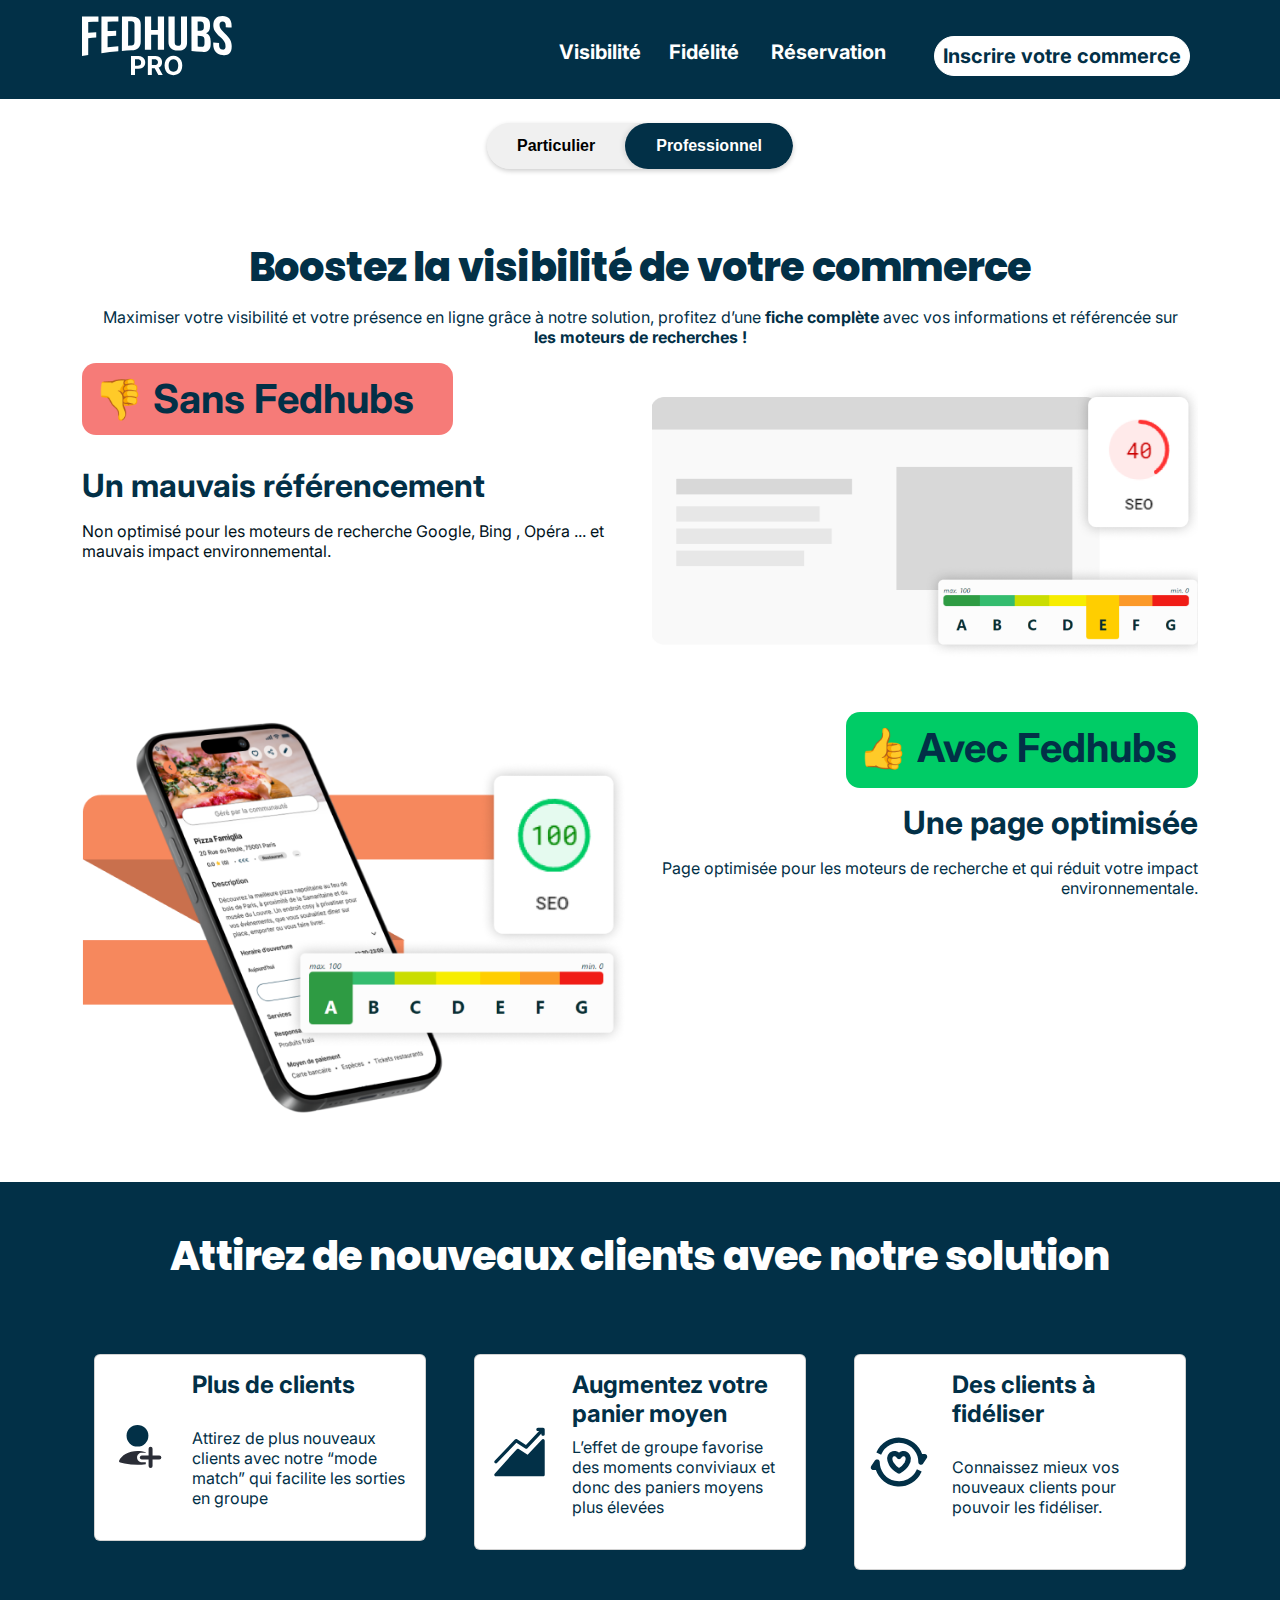
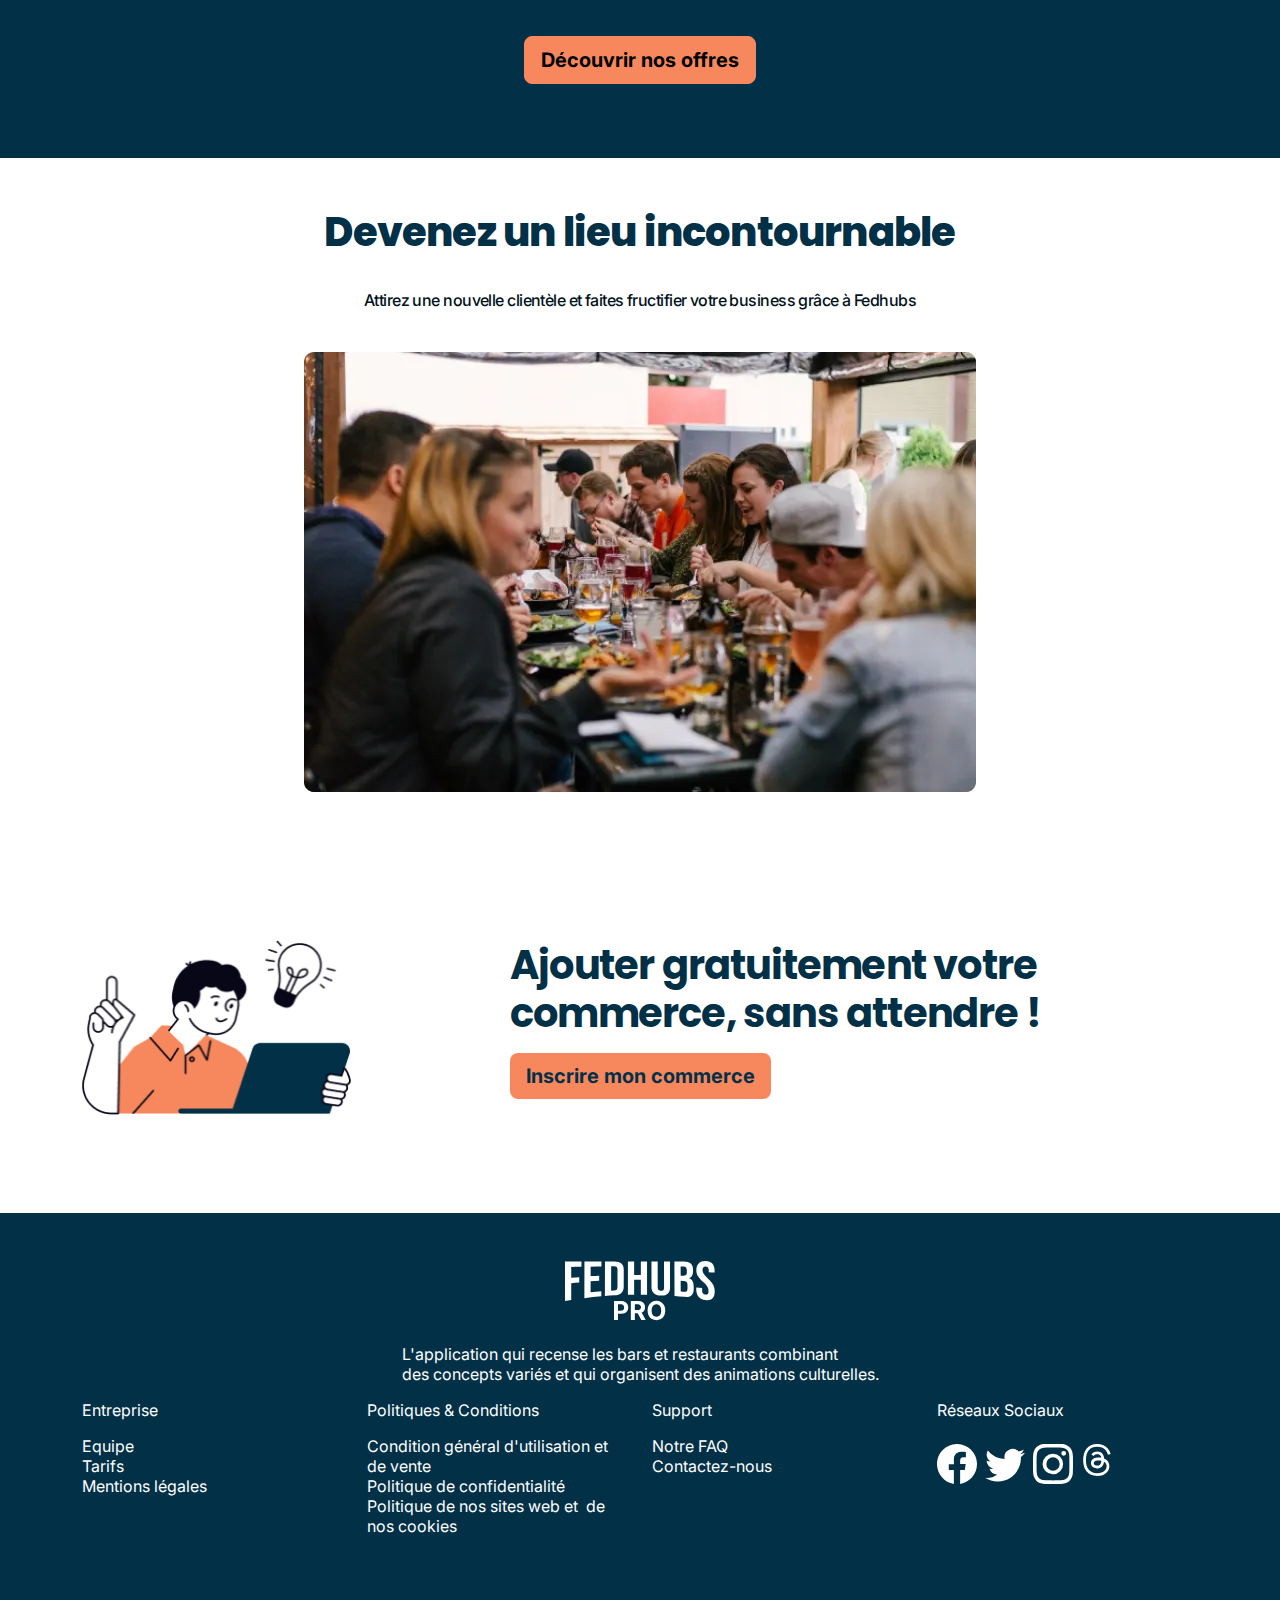
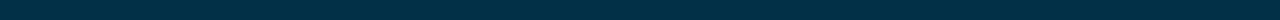
<file: visibility.html>
<!DOCTYPE html>
<html data-bs-theme="light" lang="en">

<head>
    <meta charset="utf-8">
    <meta name="viewport" content="width=device-width, initial-scale=1.0, shrink-to-fit=no">
    <title>fedhubs_pro_v1 (copy)</title>
    <meta name="theme-color" content="#f9ac8e">
    <link rel="icon" type="image/svg+xml" sizes="491x132" href="assets/img/index/logo.svg">
    <link rel="icon" type="image/png" sizes="512x512" href="assets/img/image%201.png">
    <link rel="stylesheet" href="assets/bootstrap/css/bootstrap.min.css">
    <link rel="manifest" href="manifest.json" crossorigin="use-credentials">
    <link rel="stylesheet" href="https://fonts.googleapis.com/css?family=Inter&amp;display=swap">
    <link rel="stylesheet" href="https://fonts.googleapis.com/css?family=Poppins&amp;display=swap">
    <link rel="stylesheet" href="assets/css/bs-theme-overrides.css">
    <link rel="stylesheet" href="assets/css/styles.css">
    <link rel="stylesheet" href="assets/css/toogle_switch.css">
<meta name="description" content="Author: Deban, Category: Food" />
<meta property="title" content="Fedhubs" />
</head>

<body>
    <nav class="navbar navbar-expand-md bg-primary py-3" style="--bs-primary: #023047;--bs-primary-rgb: 2,48,71;background: #023047;">
        <div class="container"><a href="index.html"><img class="d-flex justify-content-center" src="assets/img/brand/logo_pro.svg" alt="logo_fedhubs_pro" width="150px" height="67px"></a><button data-bs-toggle="collapse" data-bs-target="#navcol" class="navbar-toggler"><span class="navbar-toggler-icon"><svg xmlns="http://www.w3.org/2000/svg" width="1em" height="1em" fill="currentColor" viewBox="0 0 16 16" class="bi bi-list fs-1 text-light" aria-label="menu">
                        <path fill-rule="evenodd" d="M2.5 12a.5.5 0 0 1 .5-.5h10a.5.5 0 0 1 0 1H3a.5.5 0 0 1-.5-.5m0-4a.5.5 0 0 1 .5-.5h10a.5.5 0 0 1 0 1H3a.5.5 0 0 1-.5-.5m0-4a.5.5 0 0 1 .5-.5h10a.5.5 0 0 1 0 1H3a.5.5 0 0 1-.5-.5"></path>
                    </svg></span></button>
            <div class="collapse navbar-collapse" id="navcol" style="font-size: 20px;">
                <ul class="navbar-nav ms-auto align-items-md-center mb-2 mb-lg-0">
                    <li class="nav-item mx-2" style="color: var(--bs-light);"><a class="nav-link d-flex justify-content-center active" href="visibility.html" style="color: var(--bs-light);padding-top: 13px;padding-right: 12px;">Visibilité</a></li>
                    <li class="nav-item" style="color: var(--bs-light);margin-top: 5px;"><a class="nav-link d-flex justify-content-center me-3" href="loyalty.html" style="color: var(--bs-light);">Fidélité</a></li>
                    <li class="nav-item mx-2" style="color: var(--bs-light);margin-top: 5px;"><a class="nav-link d-flex justify-content-center me-3" href="reservation.html" style="color: var(--bs-light);padding-left: 0px;">Réservation</a></li>
                    <li class="nav-item d-flex justify-content-center mx-2" style="color: var(--bs-light);margin-top: 10px;"><button class="btn btn-light btn-sm ms-md-2" role="button" type="button" style="border-radius: 100px;font-weight: bold;color: var(--bs-primary);font-size: 20px;margin-top: 2px;">Inscrire votre commerce</button></li>
                </ul>
            </div>
        </div>
    </nav>
    <div class="container d-flex d-md-flex justify-content-center justify-content-md-center my-4">
        <div class="row d-flex">
            <div class="col">
                <div class="toggle-switch btn-group btn-group-toggle" data-toggle="buttons"><input type="radio" autocomplete="off" id="particulier" name="options"><label class="form-label btn" for="particulier">Particulier</label><input type="radio" autocomplete="off" checked="" id="professionnel" name="options"><label class="form-label btn" for="professionnel">Professionnel</label></div>
            </div>
        </div>
    </div>
    <section class="container">
        <div class="row">
            <div class="col">
                <div class="container">
                    <h1 class="text-primary d-lg-flex d-xl-flex justify-content-lg-center justify-content-xl-center mb-3 align_headlines">Boostez la visibilité de votre commerce</h1>
                    <p class="align_headlines">Maximiser votre visibilité et votre présence en ligne grâce à notre solution, profitez d’une <span style="font-weight: bold;">fiche complète</span>&nbsp;avec vos informations et référencée sur <span style="font-weight: bold;">les moteurs de recherches !</span></p>
                </div>
            </div>
        </div>
        <div class="row mb-3">
            <div class="col spacing_bottom col-12 col-sm-6">
                <div class="row">
                    <div class="col-sm-auto mb-3">
                        <div class="container" style="background: rgba(240, 28, 22, 0.58);border-radius: 14px;">
                            <h2 class="display-6 text-primary mb-3" style="width: auto;padding-top: 12px;padding-bottom: 12px;font-weight: bold;">👎 Sans Fedhubs&nbsp; &nbsp;</h2>
                        </div>
                    </div>
                </div>
                <h3 class="fs-2 text-primary mb-3" style="font-weight: bold;">Un mauvais référencement</h3>
                <p class="mb-5" style="color: var(--bs-primary-text-emphasis);">Non optimisé pour les moteurs de recherche Google, Bing , Opéra ... et mauvais impact environnemental.</p>
            </div>
            <div class="col d-xxl-flex justify-content-xxl-center mb-3"><img class="img-fluid" src="assets/img/design/bad_seo.webp" alt="bad_seo" width="636px" height="369px"></div>
        </div>
        <div class="row">
            <div class="col spacing_bottom col-12 col-md-6 order-2 order-md-1 align_right">
                <div class="row d-md-flex justify-content-md-end justify-content-lg-end justify-content-xl-end justify-content-xxl-end">
                    <div class="col-sm-auto mb-3">
                        <div class="container d-flex justify-content-start" style="background: #00cc66;border-radius: 14px;">
                            <h2 class="display-6 text-primary mb-3" style="width: auto;font-weight: bold;padding-top: 12px;">👍 Avec Fedhubs&nbsp;</h2>
                        </div>
                    </div>
                </div>
                <h3 class="fs-2 text-primary mb-3" style="font-weight: bold;">Une page optimisée</h3>
                <p class="mb-5">Page optimisée pour les moteurs de recherche et qui réduit votre impact environnementale.</p>
            </div>
            <div class="col d-flex justify-content-center mb-3 order-last order-md-0 order-md-first"><img class="img-fluid" src="assets/img/design/good_seo.webp" alt="good_seo" width="636px" height="470px"></div>
        </div>
    </section>
    <section class="bg-primary">
        <div class="container">
            <div class="row mb-3">
                <div class="col mb-3">
                    <h1 class="text-light align_headlines">Attirez de nouveaux clients avec notre solution</h1>
                </div>
            </div>
            <div class="row d-sm-flex justify-content-sm-center row_content_features">
                <div class="col d-flex col-12 col-sm-7 col-md-4 mb-3 col-pp">
                    <div class="container">
                        <div class="card">
                            <div class="card-body d-flex d-xxl-flex align-items-center align-items-xxl-center">
                                <div class="row">
                                    <div class="col-3 d-flex justify-content-center align-items-center"><img src="assets/img/icon/addfriend.svg" width="60" height="50" alt="add_user"></div>
                                    <div class="col-9">
                                        <div class="row">
                                            <div class="col-12">
                                                <h4 style="font-weight: bold;color: var(--bs-primary);">Plus de clients</h4>
                                            </div>
                                            <div class="col" style="color: var(--bs-primary);">
                                                <p style="color: var(--bs-primary);"><br>Attirez de plus nouveaux clients avec notre “mode match” qui facilite les sorties en groupe</p>
                                            </div>
                                        </div>
                                    </div>
                                </div>
                            </div>
                        </div>
                    </div>
                </div>
                <div class="col d-flex col-12 col-sm-7 col-md-4 mb-3 col-pp" style="color: var(--bs-primary);">
                    <div class="container" style="color: var(--bs-primary);">
                        <div class="card" style="color: var(--bs-primary);">
                            <div class="card-body d-flex d-xxl-flex align-items-center align-items-xxl-center" style="color: var(--bs-primary);">
                                <div class="row" style="color: var(--bs-primary);">
                                    <div class="col-3 d-flex justify-content-center align-items-center" style="color: var(--bs-primary);"><img src="assets/img/icon/grow.svg" style="color: var(--bs-primary);" width="60" height="50" alt="graph"></div>
                                    <div class="col-9" style="color: var(--bs-primary);">
                                        <div class="row" style="color: var(--bs-primary);">
                                            <div class="col-12" style="color: var(--bs-primary);">
                                                <h4 style="font-weight: bold;color: var(--bs-primary);">Augmentez votre panier moyen</h4>
                                            </div>
                                            <div class="col" style="color: var(--bs-primary);">
                                                <p style="color: var(--bs-primary);">L’effet de groupe favorise des moments conviviaux et donc des paniers moyens plus élevées</p>
                                            </div>
                                        </div>
                                    </div>
                                </div>
                            </div>
                        </div>
                    </div>
                </div>
                <div class="col d-flex col-12 col-sm-7 col-md-4 mb-3 col-pp">
                    <div class="container">
                        <div class="card">
                            <div class="card-body d-flex d-lg-flex d-xxl-flex align-items-center align-items-lg-center align-items-xxl-center">
                                <div class="row">
                                    <div class="col-3 d-flex justify-content-center align-items-center" style="color: var(--bs-primary);"><img src="assets/img/icon/love_loop.svg" style="color: var(--bs-primary);" width="60" height="50" alt="love_loop"></div>
                                    <div class="col-9">
                                        <div class="row">
                                            <div class="col-12" style="color: var(--bs-primary);">
                                                <h4 style="font-weight: bold;color: var(--bs-primary);">Des clients à fidéliser</h4>
                                            </div>
                                            <div class="col">
                                                <p><br>Connaissez mieux vos nouveaux clients pour pouvoir les fidéliser. <br><br></p>
                                            </div>
                                        </div>
                                    </div>
                                </div>
                            </div>
                        </div>
                    </div>
                </div>
            </div>
            <div class="row mb-4">
                <div class="col text-center d-sm-flex justify-content-sm-start justify-content-md-center"><button class="btn btn-secondary btn-lg" type="button" style="font-weight: bold;">Découvrir nos offres</button></div>
            </div>
        </div>
    </section>
    <section class="container">
        <div class="row mb-4">
            <div class="col">
                <h1 class="text-primary align_headlines">Devenez un lieu incontournable</h1>
            </div>
        </div>
        <div class="row mb-4">
            <div class="col">
                <p class="sub-headline align_headlines" style="color: var(--bs-primary-text-emphasis);">Attirez une nouvelle clientèle et faites fructifier votre business grâce à Fedhubs</p>
            </div>
        </div>
        <div class="row">
            <div class="col text-center"><img class="img-fluid" src="assets/img/restaurant_crowded.webp" alt="restaurant_crowded"></div>
        </div>
    </section>
    <section class="container">
        <div class="border-0">
            <div class="row">
                <div class="col-md-8">
                    <div class="p-4 p-md-5">
                        <h1 style="color: var(--bs-primary);font-weight: bold;">Ajouter gratuitement votre commerce, sans attendre !</h1>
                        <div class="my-3"><a class="btn btn-primary btn-lg me-2" role="button" href="#" style="background: var(--bs-secondary);color: var(--bs-primary);font-weight: bold;border-style: none;">Inscrire mon commerce</a></div>
                    </div>
                </div>
                <div class="col d-flex d-sm-flex justify-content-center align-items-center order-first justify-content-sm-center justify-content-md-start align-items-xxl-center"><img class="banner_image" src="assets/img/illustration/_x3C_Layer_x3E_.webp" width="268.652px" height="175.607px" alt="man have an idea"></div>
            </div>
        </div>
    </section>
    <footer class="bg-primary" style="background: #023047;">
        <div class="container py-4 py-lg-5">
            <div class="row">
                <div class="col d-xxl-flex justify-content-xxl-center"><a class="navbar-brand d-flex justify-content-start align-items-center justify-content-sm-start justify-content-md-center justify-content-lg-center mb-3" href="#"><span class="d-flex justify-content-center"><img class="d-flex align-items-start" src="assets/img/brand/logo_pro.svg" alt="logo_fedhubs_pro" width="150px" height="67px"></span></a></div>
            </div>
            <div class="row">
                <div class="col d-lg-flex justify-content-center">
                    <p class="text-light d-xxl-flex justify-content-xxl-center align-items-xxl-center">L'application qui recense les bars et restaurants combinant <br>des concepts variés et qui organisent des animations culturelles.</p>
                </div>
            </div>
            <div class="row text-light justify-content-center">
                <div class="col-sm-4 col-md-3 text-lg-start text-light d-flex flex-column item">
                    <p class="text-light">Entreprise</p>
                    <ul class="list-unstyled text-light">
                        <li class="text-light"><a class="link-light no-underline" href="team.html">Equipe</a></li>
                        <li class="text-light"><a class="link-light no-underline" href="pricing.html">Tarifs</a></li>
                        <li class="text-light"><a class="link-light no-underline" href="mentions_legales.html">Mentions légales</a></li>
                    </ul>
                </div>
                <div class="col-sm-4 col-md-3 text-lg-start text-light d-flex flex-column item">
                    <p class="text-light">Politiques &amp; Conditions</p>
                    <ul class="list-unstyled text-light">
                        <li class="text-light"><a class="link-light no-underline" href="cgu.html">Condition général d'utilisation et de vente</a></li>
                        <li class="text-light"><a class="link-light no-underline" href="confidential1.html">Politique de confidentialité</a></li>
                        <li class="text-light"><a class="link-light no-underline" href="political-cookies1.html">Politique de nos sites web et&nbsp; de nos cookies<br><br></a></li>
                    </ul>
                </div>
                <div class="col-sm-4 col-md-3 text-lg-start text-light d-flex flex-column item">
                    <p class="text-light">Support</p>
                    <ul class="list-unstyled text-light">
                        <li class="text-light"><a class="link-light no-underline" href="faq.html">Notre FAQ</a></li>
                        <li class="text-light"><a class="link-light no-underline" href="#">Contactez-nous</a></li>
                    </ul>
                </div>
                <div class="col-lg-3 text-lg-start text-light d-flex flex-column order-last align-items-lg-start order-lg-last item social">
                    <div class="text-light d-flex align-items-center justify-content-md-center mb-2">
                        <p class="text-light">Réseaux Sociaux</p>
                    </div>
                    <ul class="list-inline text-light d-md-flex justify-content-md-center mb-0" style="max-width: auto;">
                        <li class="list-inline-item list-inline-item"><svg class="bi bi-facebook fs-1" xmlns="http://www.w3.org/2000/svg" width="1em" height="1em" fill="currentColor" viewbox="0 0 16 16"><path d="M16 8.049c0-4.446-3.582-8.05-8-8.05C3.58 0-.002 3.603-.002 8.05c0 4.017 2.926 7.347 6.75 7.951v-5.625h-2.03V8.05H6.75V6.275c0-2.017 1.195-3.131 3.022-3.131.876 0 1.791.157 1.791.157v1.98h-1.009c-.993 0-1.303.621-1.303 1.258v1.51h2.218l-.354 2.326H9.25V16c3.824-.604 6.75-3.934 6.75-7.951"></path></svg></li>
                        <li class="list-inline-item list-inline-item"><svg class="bi bi-linkedin fs-1" xmlns="http://www.w3.org/2000/svg" width="1em" height="1em" fill="currentColor" viewbox="0 0 16 16"><path d="M5.026 15c6.038 0 9.341-5.003 9.341-9.334 0-.14 0-.282-.006-.422A6.685 6.685 0 0 0 16 3.542a6.658 6.658 0 0 1-1.889.518 3.301 3.301 0 0 0 1.447-1.817 6.533 6.533 0 0 1-2.087.793A3.286 3.286 0 0 0 7.875 6.03a9.325 9.325 0 0 1-6.767-3.429 3.289 3.289 0 0 0 1.018 4.382A3.323 3.323 0 0 1 .64 6.575v.045a3.288 3.288 0 0 0 2.632 3.218 3.203 3.203 0 0 1-.865.115 3.23 3.23 0 0 1-.614-.057 3.283 3.283 0 0 0 3.067 2.277A6.588 6.588 0 0 1 .78 13.58a6.32 6.32 0 0 1-.78-.045A9.344 9.344 0 0 0 5.026 15"></path></svg></li>
                        <li class="list-inline-item list-inline-item"><svg class="bi bi-instagram fs-1" xmlns="http://www.w3.org/2000/svg" width="1em" height="1em" fill="currentColor" viewbox="0 0 16 16"><path d="M8 0C5.829 0 5.556.01 4.703.048 3.85.088 3.269.222 2.76.42a3.917 3.917 0 0 0-1.417.923A3.927 3.927 0 0 0 .42 2.76C.222 3.268.087 3.85.048 4.7.01 5.555 0 5.827 0 8.001c0 2.172.01 2.444.048 3.297.04.852.174 1.433.372 1.942.205.526.478.972.923 1.417.444.445.89.719 1.416.923.51.198 1.09.333 1.942.372C5.555 15.99 5.827 16 8 16s2.444-.01 3.298-.048c.851-.04 1.434-.174 1.943-.372a3.916 3.916 0 0 0 1.416-.923c.445-.445.718-.891.923-1.417.197-.509.332-1.09.372-1.942C15.99 10.445 16 10.173 16 8s-.01-2.445-.048-3.299c-.04-.851-.175-1.433-.372-1.941a3.926 3.926 0 0 0-.923-1.417A3.911 3.911 0 0 0 13.24.42c-.51-.198-1.092-.333-1.943-.372C10.443.01 10.172 0 7.998 0h.003zm-.717 1.442h.718c2.136 0 2.389.007 3.232.046.78.035 1.204.166 1.486.275.373.145.64.319.92.599.28.28.453.546.598.92.11.281.24.705.275 1.485.039.843.047 1.096.047 3.231s-.008 2.389-.047 3.232c-.035.78-.166 1.203-.275 1.485a2.47 2.47 0 0 1-.599.919c-.28.28-.546.453-.92.598-.28.11-.704.24-1.485.276-.843.038-1.096.047-3.232.047s-2.39-.009-3.233-.047c-.78-.036-1.203-.166-1.485-.276a2.478 2.478 0 0 1-.92-.598 2.48 2.48 0 0 1-.6-.92c-.109-.281-.24-.705-.275-1.485-.038-.843-.046-1.096-.046-3.233 0-2.136.008-2.388.046-3.231.036-.78.166-1.204.276-1.486.145-.373.319-.64.599-.92.28-.28.546-.453.92-.598.282-.11.705-.24 1.485-.276.738-.034 1.024-.044 2.515-.045v.002zm4.988 1.328a.96.96 0 1 0 0 1.92.96.96 0 0 0 0-1.92zm-4.27 1.122a4.109 4.109 0 1 0 0 8.217 4.109 4.109 0 0 0 0-8.217zm0 1.441a2.667 2.667 0 1 1 0 5.334 2.667 2.667 0 0 1 0-5.334"></path></svg></li>
                        <li class="list-inline-item list-inline-item"><svg aria-label="Threads" class="x1ypdohk x13dflua x11xpdln xk4oym4 xus2keu" fill="var(--bs-light)" height="2em" role="img" viewBox="0 0 192 192" width="100%" xmlns="http://www.w3.org/2000/svg"><path d="M141.537 88.9883C140.71 88.5919 139.87 88.2104 139.019 87.8451C137.537 60.5382 122.616 44.905 97.5619 44.745C97.4484 44.7443 97.3355 44.7443 97.222 44.7443C82.2364 44.7443 69.7731 51.1409 62.102 62.7807L75.881 72.2328C81.6116 63.5383 90.6052 61.6848 97.2286 61.6848C97.3051 61.6848 97.3819 61.6848 97.4576 61.6855C105.707 61.7381 111.932 64.1366 115.961 68.814C118.893 72.2193 120.854 76.925 121.825 82.8638C114.511 81.6207 106.601 81.2385 98.145 81.7233C74.3247 83.0954 59.0111 96.9879 60.0396 116.292C60.5615 126.084 65.4397 134.508 73.775 140.011C80.8224 144.663 89.899 146.938 99.3323 146.423C111.79 145.74 121.563 140.987 128.381 132.296C133.559 125.696 136.834 117.143 138.28 106.366C144.217 109.949 148.617 114.664 151.047 120.332C155.179 129.967 155.42 145.8 142.501 158.708C131.182 170.016 117.576 174.908 97.0135 175.059C74.2042 174.89 56.9538 167.575 45.7381 153.317C35.2355 139.966 29.8077 120.682 29.6052 96C29.8077 71.3178 35.2355 52.0336 45.7381 38.6827C56.9538 24.4249 74.2039 17.11 97.0132 16.9405C119.988 17.1113 137.539 24.4614 149.184 38.788C154.894 45.8136 159.199 54.6488 162.037 64.9503L178.184 60.6422C174.744 47.9622 169.331 37.0357 161.965 27.974C147.036 9.60668 125.202 0.195148 97.0695 0H96.9569C68.8816 0.19447 47.2921 9.6418 32.7883 28.0793C19.8819 44.4864 13.2244 67.3157 13.0007 95.9325L13 96L13.0007 96.0675C13.2244 124.684 19.8819 147.514 32.7883 163.921C47.2921 182.358 68.8816 191.806 96.9569 192H97.0695C122.03 191.827 139.624 185.292 154.118 170.811C173.081 151.866 172.51 128.119 166.26 113.541C161.776 103.087 153.227 94.5962 141.537 88.9883ZM98.4405 129.507C88.0005 130.095 77.1544 125.409 76.6196 115.372C76.2232 107.93 81.9158 99.626 99.0812 98.6368C101.047 98.5234 102.976 98.468 104.871 98.468C111.106 98.468 116.939 99.0737 122.242 100.233C120.264 124.935 108.662 128.946 98.4405 129.507Z"></path></svg></li>
                    </ul>
                </div>
            </div>
        </div>
    </footer>
    <script src="assets/bootstrap/js/bootstrap.min.js"></script>
    <script src="assets/js/toogle_switch.js"></script>
</body>

</html>
</file>
<file: assets/css/bs-theme-overrides.css>
:root, [data-bs-theme=light] {
  --bs-primary: #023047;
  --bs-primary-rgb: 2,48,71;
  --bs-primary-text-emphasis: #01131C;
  --bs-primary-bg-subtle: #CCD6DA;
  --bs-primary-border-subtle: #9AACB5;
  --bs-secondary: #F7885D;
  --bs-secondary-rgb: 247,136,93;
  --bs-secondary-text-emphasis: #633625;
  --bs-secondary-bg-subtle: #FDE7DF;
  --bs-secondary-border-subtle: #FCCFBE;
  --bs-light: #FFF;
  --bs-light-rgb: 255,255,255;
  --bs-light-text-emphasis: #666666;
  --bs-light-bg-subtle: #FFFFFF;
  --bs-light-border-subtle: #FFFFFF;
  --bs-body-color: #023047;
  --bs-body-color-rgb: 2,48,71;
  --bs-secondary-color: rgba(2,48,71,0.75);
  --bs-secondary-color-rgb: 2,48,71,0.75;
  --bs-tertiary-color: rgba(2,48,71,0.5);
  --bs-tertiary-color-rgb: 2,48,71,0.5;
  --bs-body-font-family: Inter;
  --bs-body-font-size: 16px;
  --bs-body-line-height: normal;
  --bs-link-decoration: underline;
}

.btn-primary {
  --bs-btn-color: #fff;
  --bs-btn-bg: #023047;
  --bs-btn-border-color: #023047;
  --bs-btn-hover-color: #fff;
  --bs-btn-hover-bg: #02293C;
  --bs-btn-hover-border-color: #022639;
  --bs-btn-focus-shadow-rgb: 217,224,227;
  --bs-btn-active-color: #fff;
  --bs-btn-active-bg: #022639;
  --bs-btn-active-border-color: #022435;
  --bs-btn-disabled-color: #fff;
  --bs-btn-disabled-bg: #023047;
  --bs-btn-disabled-border-color: #023047;
}

.btn-outline-primary {
  --bs-btn-color: #023047;
  --bs-btn-border-color: #023047;
  --bs-btn-focus-shadow-rgb: 2,48,71;
  --bs-btn-hover-color: #fff;
  --bs-btn-hover-bg: #023047;
  --bs-btn-hover-border-color: #023047;
  --bs-btn-active-color: #fff;
  --bs-btn-active-bg: #023047;
  --bs-btn-active-border-color: #023047;
  --bs-btn-disabled-color: #023047;
  --bs-btn-disabled-bg: transparent;
  --bs-btn-disabled-border-color: #023047;
}

.btn-secondary {
  --bs-btn-color: #000000;
  --bs-btn-bg: #F7885D;
  --bs-btn-border-color: #F7885D;
  --bs-btn-hover-color: #000000;
  --bs-btn-hover-bg: #F89A75;
  --bs-btn-hover-border-color: #F8946D;
  --bs-btn-focus-shadow-rgb: 37,20,14;
  --bs-btn-active-color: #000000;
  --bs-btn-active-bg: #F9A07D;
  --bs-btn-active-border-color: #F8946D;
  --bs-btn-disabled-color: #000000;
  --bs-btn-disabled-bg: #F7885D;
  --bs-btn-disabled-border-color: #F7885D;
}

.btn-outline-secondary {
  --bs-btn-color: #F7885D;
  --bs-btn-border-color: #F7885D;
  --bs-btn-focus-shadow-rgb: 247,136,93;
  --bs-btn-hover-color: #000000;
  --bs-btn-hover-bg: #F7885D;
  --bs-btn-hover-border-color: #F7885D;
  --bs-btn-active-color: #000000;
  --bs-btn-active-bg: #F7885D;
  --bs-btn-active-border-color: #F7885D;
  --bs-btn-disabled-color: #F7885D;
  --bs-btn-disabled-bg: transparent;
  --bs-btn-disabled-border-color: #F7885D;
}

.btn-light {
  --bs-btn-color: #000000;
  --bs-btn-bg: #FFF;
  --bs-btn-border-color: #FFF;
  --bs-btn-hover-color: #000000;
  --bs-btn-hover-bg: #D9D9D9;
  --bs-btn-hover-border-color: #CCCCCC;
  --bs-btn-focus-shadow-rgb: 38,38,38;
  --bs-btn-active-color: #000000;
  --bs-btn-active-bg: #CCCCCC;
  --bs-btn-active-border-color: #BFBFBF;
  --bs-btn-disabled-color: #000000;
  --bs-btn-disabled-bg: #FFF;
  --bs-btn-disabled-border-color: #FFF;
}

.btn-outline-light {
  --bs-btn-color: #FFF;
  --bs-btn-border-color: #FFF;
  --bs-btn-focus-shadow-rgb: 255,255,255;
  --bs-btn-hover-color: #000000;
  --bs-btn-hover-bg: #FFF;
  --bs-btn-hover-border-color: #FFF;
  --bs-btn-active-color: #000000;
  --bs-btn-active-bg: #FFF;
  --bs-btn-active-border-color: #FFF;
  --bs-btn-disabled-color: #FFF;
  --bs-btn-disabled-bg: transparent;
  --bs-btn-disabled-border-color: #FFF;
}
</file>
<file: assets/css/styles.css>
.custom-list ul:before {
  content: url('data:image/svg+xml;utf8,<svg xmlns="http://www.w3.org/2000/svg" width="50" height="50" viewBox="0 0 50 50" fill="none"><path fill-rule="evenodd" clip-rule="evenodd" d="M25 42.5C34.665 42.5 42.5 34.665 42.5 25C42.5 15.335 34.665 7.5 25 7.5C15.335 7.5 7.5 15.335 7.5 25C7.5 34.665 15.335 42.5 25 42.5ZM33.1093 22.1718C33.9636 21.3175 33.9636 19.9325 33.1093 19.0782C32.255 18.2239 30.87 18.2239 30.0157 19.0782L22.8125 26.2814L19.9843 23.4532C19.13 22.5989 17.745 22.5989 16.8907 23.4532C16.0364 24.3075 16.0364 25.6925 16.8907 26.5468L21.2657 30.9218C22.12 31.7761 23.505 31.7761 24.3593 30.9218L33.1093 22.1718Z" fill="%2322C55E"/></svg>');
  display: inline-block;
}

@media (min-width: 992px) {
  section {
    padding-top: 50px;
    padding-bottom: 50px;
  }
}

@media (max-width: 989px) {
  section {
    padding-top: 35px;
    padding-bottom: 35px;
  }
}

@media (min-width: 992px) {
  .switch-header {
    margin-top: 30px;
  }
}

@media (max-width: 768px) {
  .switch-header {
    margin-top: 10px;
  }
}

@media (min-width: 992px) {
  .row_content_features {
    margin-top: 50px;
    margin-bottom: 50px;
  }
}

@media (max-width:768px) {
  #btn_cta_mobile {
    display: none;
  }
}

@media (min-width:768px) {
  #btn_cta_desktop {
    display: none;
  }
}

@media (min-width: 576px) and (max-width: 991px) {
  .col-pp {
    width: 100%;
  }
}

h1 {
  font-family: Poppins;
  font-size: 40px;
  font-weight: 800;
  font-style: normal;
  letter-spacing: -0.8px;
  line-height: 48px;
}

.sub-headline {
  font-family: Inter;
  font-size: 16px;
  font-style: normal;
  font-weight: 500;
  line-height: 24px;
  letter-spacing: -0.56px;
}

.no-underline {
  text-decoration: none;
  font-size: 16px;
}

@media (min-width: 767px) {
  .btn_mobile {
    display: none;
  }
}

@media (min-width: 767px) {
  .btn_mobile {
    display: none;
  }
}

@media (min-width: 767px) {
  .btn_mobile {
    display: none;
  }
}

@media (max-width: 767px) {
  .btn_desktop {
    display: none;
  }
}

@media (min-width: 768px) {
  .align_right {
    text-align: right;
  }
}

@media (max-width: 767px) {
  .align_right {
    text-align: left;
  }
}

@media (max-width: 767px) {
  .align_headlines {
    text-align: left;
  }
}

@media (min-width: 768px) {
  .align_headlines {
    text-align: center;
  }
}

.nav-pills .nav-link.active, .nav-pills .show > .nav-link {
  color: var(--bs-nav-pills-link-active-color);
  background-color: var(--bs-primary);
  border-radius: 30px;
}

.nav-link {
  display: block;
  padding: var(--bs-nav-link-padding-y) var(--bs-nav-link-padding-x);
  font-size: var(--bs-nav-link-font-size);
  font-weight: var(--bs-nav-link-font-weight);
  color: var(--bs-black);
  font-weight: bold;
  text-decoration: none;
  background: 0 0;
  border: 0;
  transition: color .15s ease-in-out,background-color .15s ease-in-out,border-color .15s ease-in-out;
}

.nav-link:focus, .nav-link:hover .switch_pricing {
  color: var(--bs-nav-link-color);
}

#Zapier-p {
  color: var(--Blue, #023047);
  font-size: 32px;
  font-style: normal;
  font-weight: 500;
  /*line-height: px;*/
}

#inte-p {
  color: var(--Blue, #023047);
  /*text-align: center;*/
  font-family: Poppins;
  font-size: 40px;
  font-style: normal;
  font-weight: 800;
  line-height: 48px;
}

@keyframes defilement-rtl {
  0% {
    transform: translate3d(0,0,0);
  }
  100% {
    transform: translate3d(-100%,0,0);
  }
}
</file>
<file: assets/css/toogle_switch.css>
.toggle-switch {
  position: relative;
  display: inline-flex;
  border-radius: 50px;
  overflow: hidden;
  box-shadow: 0 2px 5px rgba(0, 0, 0, 0.2);
  font-family: Arial, sans-serif;
  background-color: #f0f0f0;
}

.toggle-switch input[type="radio"] {
  display: none;
}

.toggle-switch label {
  padding: 10px 30px;
  display: inline-block;
  flex: 1;
  margin: 0;
  text-align: center;
  cursor: pointer;
  background-color: #f0f0f0;
  color: var(--bs-black);
  font-weight: bold;
  transition: color 0.3s ease, background-color 0.3s ease;
}

.toggle-switch label:not(:last-child) {
  border-right: 1px solid #f0f0f0;
}

.toggle-switch input[type="radio"]:checked + label {
  background-color: var(--bs-primary);
  border-radius: 30px;
  box-shadow: -2px 0 5px rgba(0, 0, 0, 0.1);
  color: white;
}
</file>
<file: assets/css/Pricing-Yearly--Monthly-badges.css>
.bg-white-300 {
  background: rgba(255, 255, 255, 0.3) !important;
}

.rounded-bottom-left {
  border-radius: 0;
  border-bottom-left-radius: .25rem!important;
}

.rounded-bottom-right {
  border-radius: 0;
  border-bottom-right-radius: .25rem!important;
}

@media (max-width: 576px) {
  .banner_image {
    width: 134px;
    height: 88px;
  }
}

.navbar-nav .nav-link.active, .navbar-nav .nav-link:hover {
  position: relative;
  text-decoration: none;
  font-weight: bold;
}

.navbar-nav .nav-link.active::after, .navbar-nav .nav-link:hover::after {
  content: '';
  font-weight: bold;
  position: absolute;
  left: 0;
  right: 0;
  bottom: -5px;
  height: 4px;
  background-color: currentColor;
  border-radius: 2px;
}

.btn-custom:hover {
  background-color: var(--bs-primary);
  color: white;
}

.order_prez_image {
}

img {
}

.accordion-button:not(.collapsed) {
  color: black;
  background-color: var(--bs-light);
  box-shadow: inset 0 calc(-1 * var(--bs-accordion-border-width)) 0 var(--bs-accordion-border-color);
}

span {
}

@media (min-width: 1400px) {
  .head_faq {
  }
}

@media (min-width: 992px) {
  .head_faq {
    padding-left: 110px;
  }
}

#list_faq {
  color: var(--Neutral-700, #404040);
  font-family: Inter;
  font-size: 32px;
  font-style: normal;
  font-weight: 400;
  line-height: 24px;
}

#btn_faq {
  display: flex;
  width: 244px;
  height: 79px;
  padding: 16px 24px;
  justify-content: center;
  align-items: center;
  gap: 8px;
  border-radius: 26px;
  border: 2px solid var(--Blue, #023047);
  background: #FFF;
}

@media (min-width: 992px) {
  #pricing-blocks {
    border-radius: 12px;
    border: 1px solid var(--Neutral-200, #E5E5E5);
    background: var(--Generic-White, #FFF);
    width: 1100px;
  }
}

#card-body {
  border-radius: 12px;
  border: 1px solid var(--Neutral-200, #E5E5E5);
  background: var(--Generic-White, #FFF);
  box-shadow: 0px 8px 24px -3px rgba(16, 24, 40, 0.10);
}

#btn_faq-3 {
  display: flex;
  width: 244px;
  height: 79px;
  padding: 16px 24px;
  justify-content: center;
  align-items: center;
  gap: 8px;
  border-radius: 26px;
  border: 2px solid var(--Blue, #023047);
  background: #FFF;
}

#btn_faq-2 {
  display: flex;
  width: 244px;
  height: 79px;
  padding: 16px 24px;
  justify-content: center;
  align-items: center;
  gap: 8px;
  border-radius: 26px;
  border: 2px solid var(--Blue, #023047);
  background: #FFF;
}

.row {
}

#toggle-team {
  display: flex;
  width: 283px;
  height: 47px;
  justify-content: center;
  align-items: center;
}

#heading-front-1 {
  align-self: stretch;
}
</file>
<file: assets/css/Pricing-Yearly--Monthly-icons.css>
.bs-icon {
  --bs-icon-size: .75rem;
  display: flex;
  flex-shrink: 0;
  justify-content: center;
  align-items: center;
  font-size: var(--bs-icon-size);
  width: calc(var(--bs-icon-size) * 2);
  height: calc(var(--bs-icon-size) * 2);
  color: var(--bs-primary);
}

.bs-icon-xs {
  --bs-icon-size: 1rem;
  width: calc(var(--bs-icon-size) * 1.5);
  height: calc(var(--bs-icon-size) * 1.5);
}

.bs-icon-sm {
  --bs-icon-size: 1rem;
}

.bs-icon-md {
  --bs-icon-size: 1.5rem;
}

.bs-icon-lg {
  --bs-icon-size: 2rem;
}

.bs-icon-xl {
  --bs-icon-size: 2.5rem;
}

.bs-icon.bs-icon-primary {
  color: var(--bs-white);
  background: var(--bs-primary);
}

.bs-icon.bs-icon-primary-light {
  color: var(--bs-primary);
  background: rgba(var(--bs-primary-rgb), .2);
}

.bs-icon.bs-icon-semi-white {
  color: var(--bs-primary);
  background: rgba(255, 255, 255, .5);
}

.bs-icon.bs-icon-rounded {
  border-radius: .5rem;
}

.bs-icon.bs-icon-circle {
  border-radius: 50%;
}
</file>
